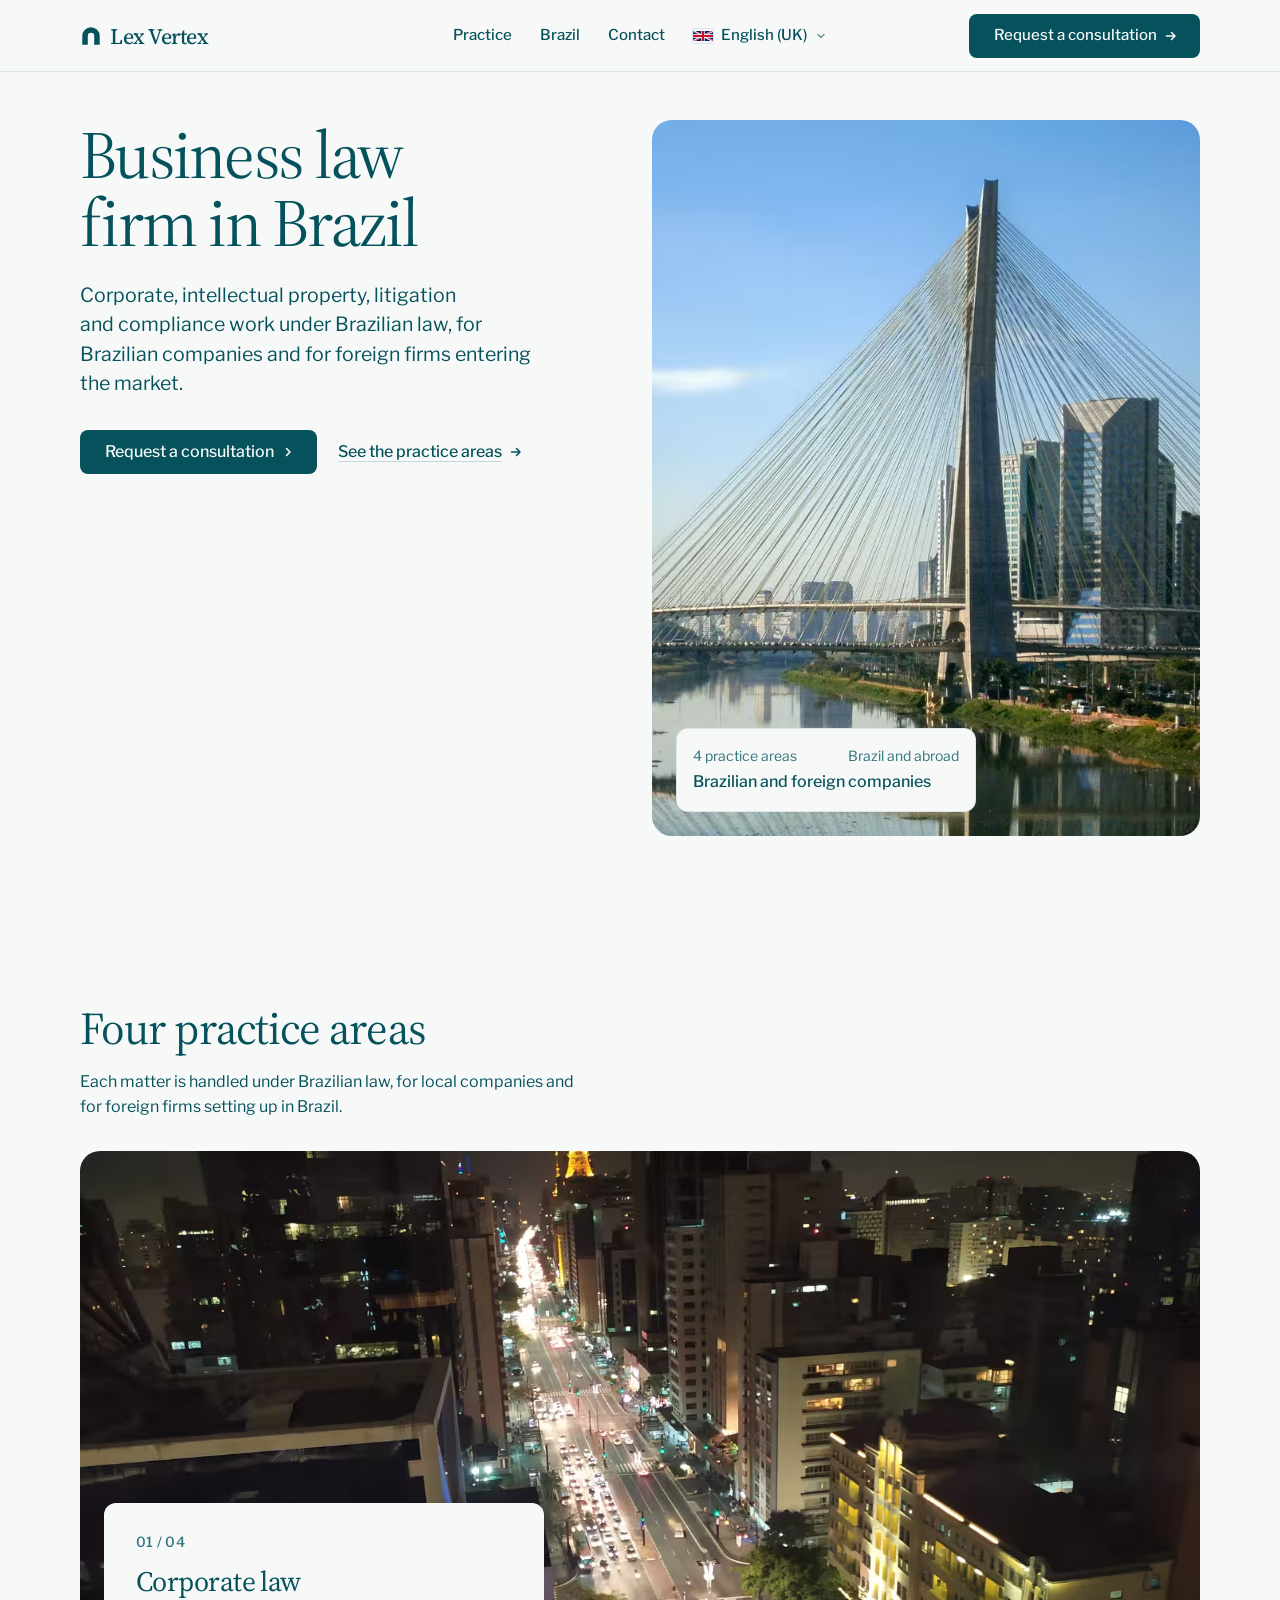
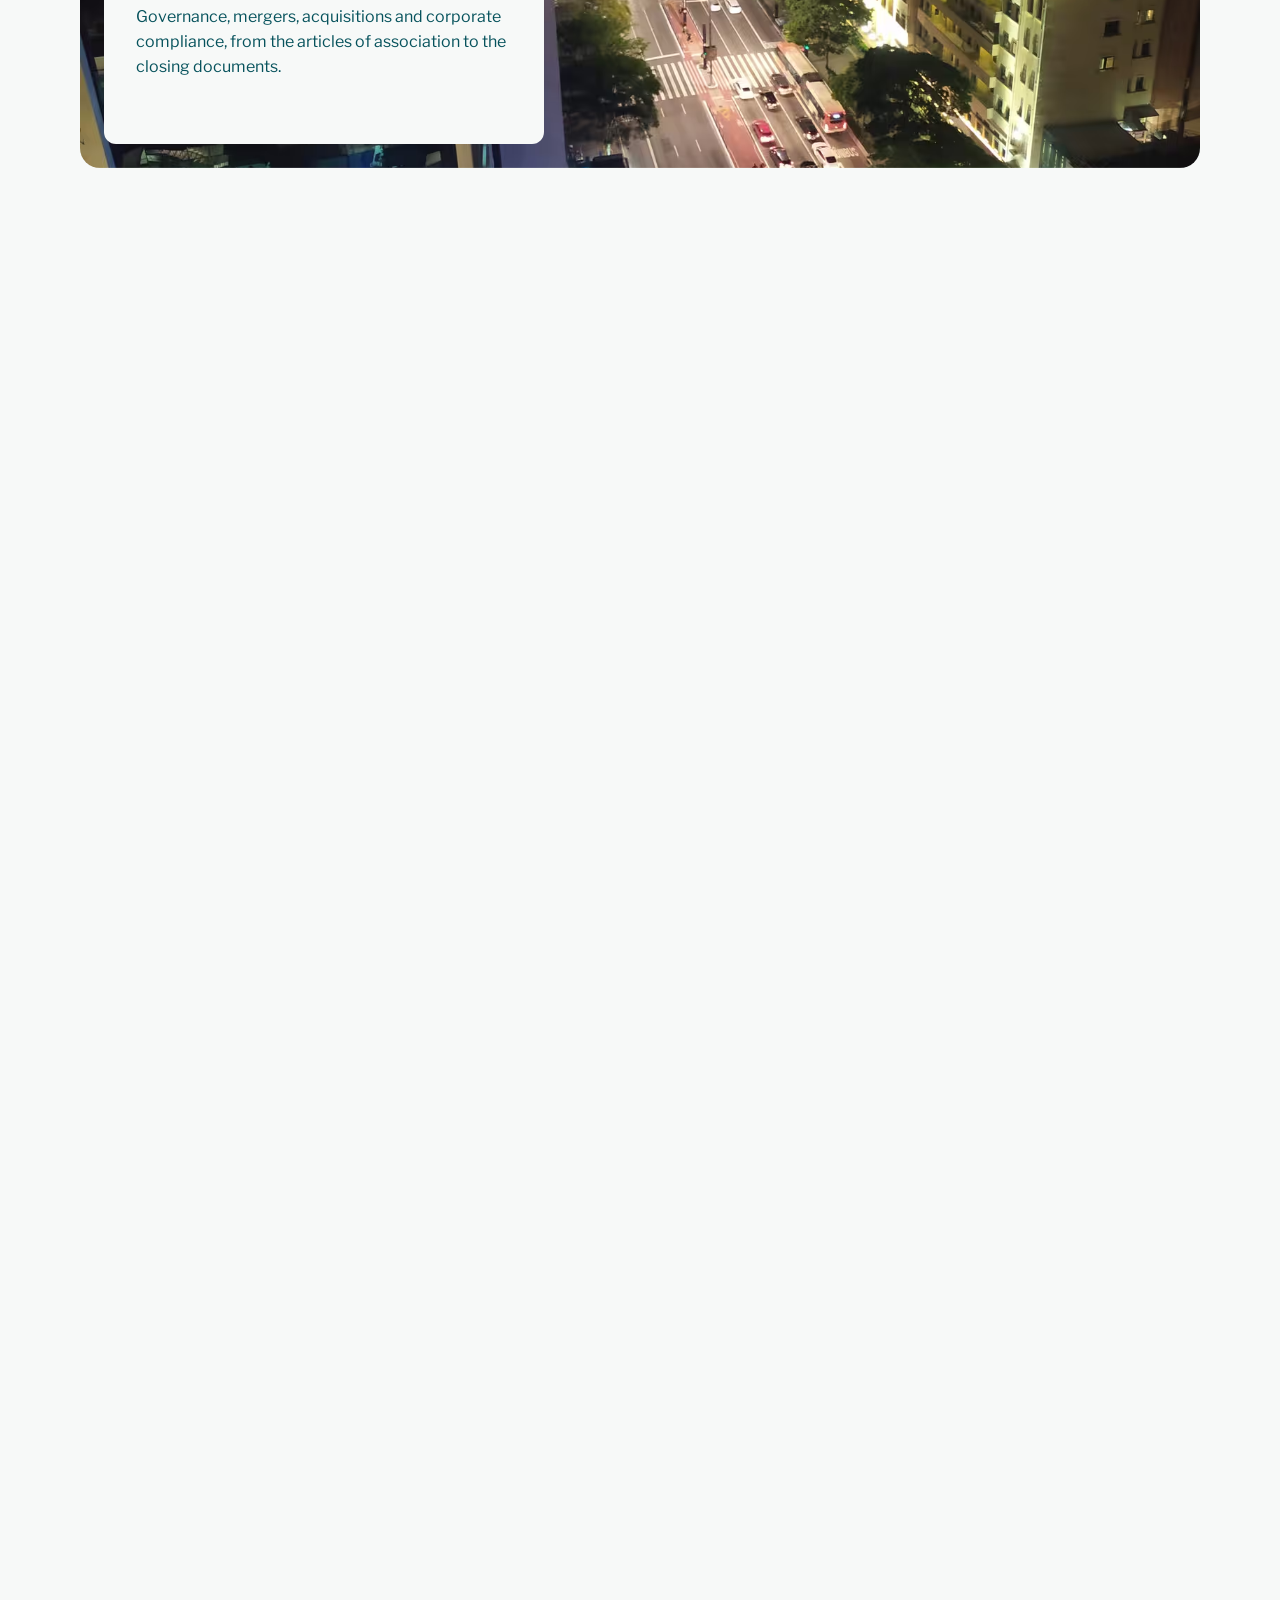
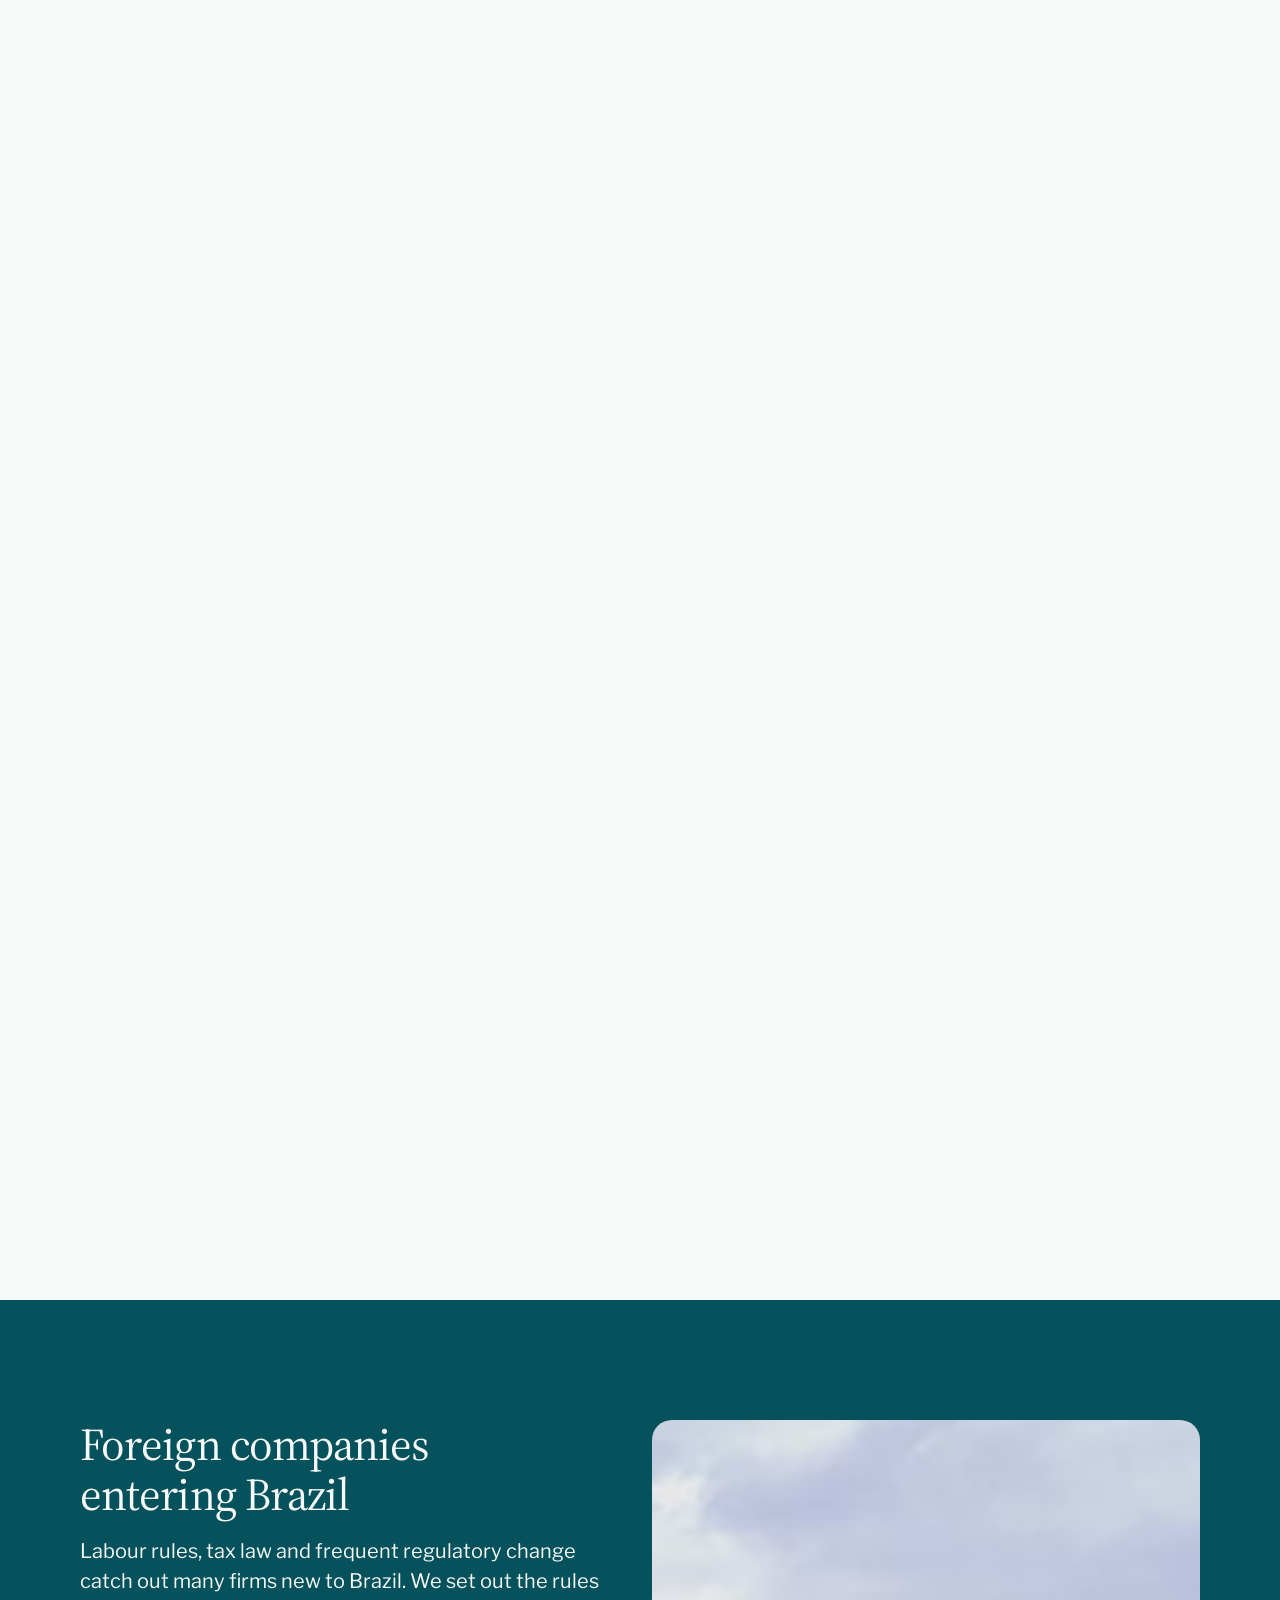
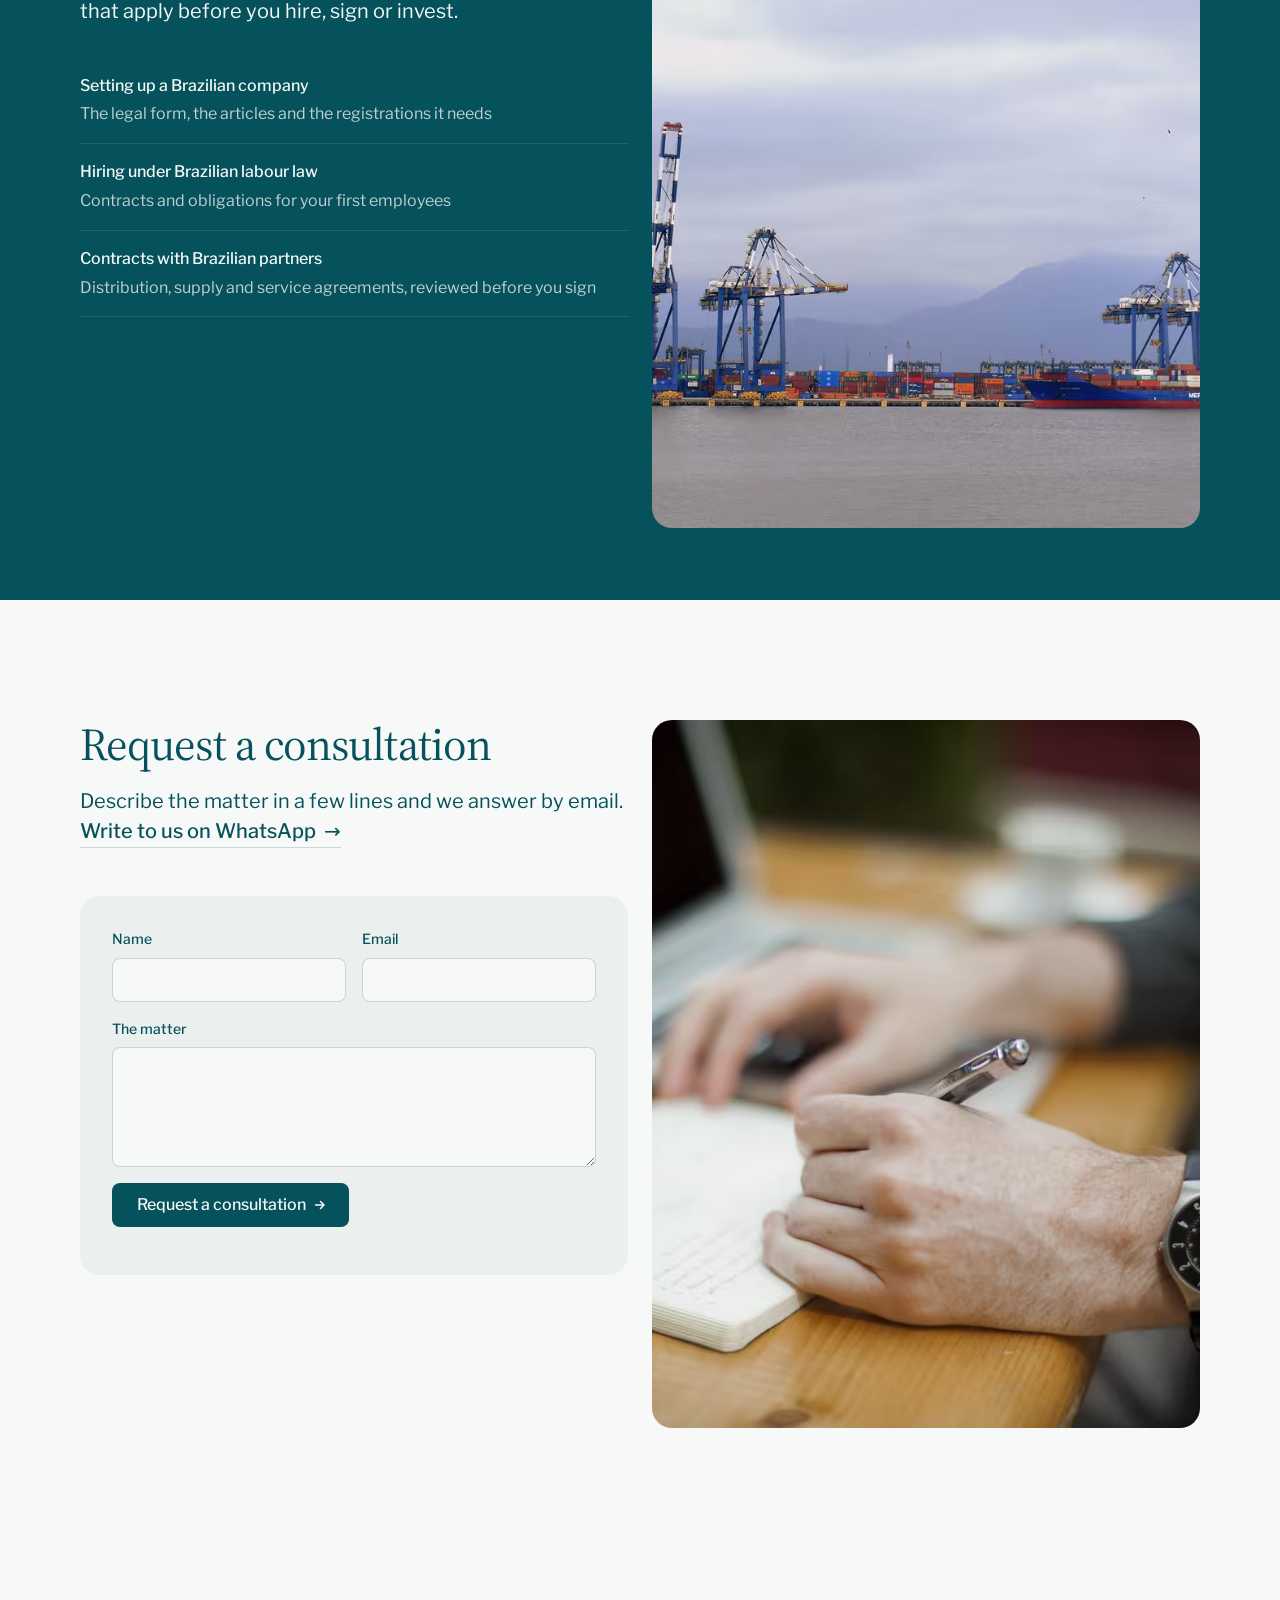
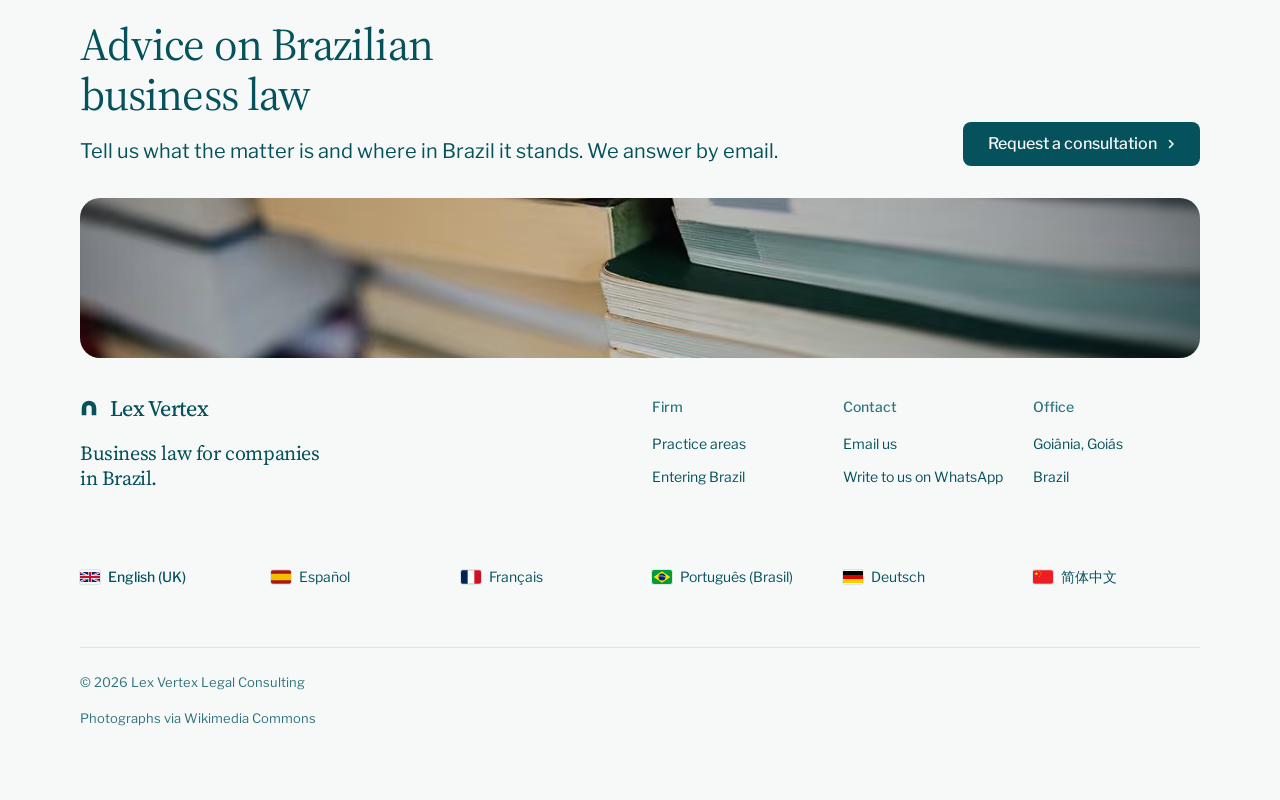
<file: index.html>
<!doctype html>
<html lang="en-GB" data-type="service" data-radius="soft" data-buttons="arrow" data-motion>
<head>
<meta charset="utf-8">
<meta name="viewport" content="width=device-width, initial-scale=1, viewport-fit=cover">
<title>Lex Vertex: business law firm in Brazil</title>
<meta name="description" content="Corporate, intellectual property, litigation and compliance advice under Brazilian law, for Brazilian companies and foreign firms entering the market.">
<meta property="og:type" content="website">
<meta property="og:title" content="Lex Vertex: business law firm in Brazil">
<meta property="og:description" content="Corporate, intellectual property, litigation and compliance advice under Brazilian law.">
<meta property="og:image" content="https://www.lexvertex.com/share.jpg">
<meta property="og:locale" content="en_GB">
<meta property="og:site_name" content="Lex Vertex">
<meta property="og:image:width" content="1440">
<meta property="og:image:height" content="900">
<meta property="og:image:alt" content="Lex Vertex: business law firm in Brazil">
<meta name="twitter:card" content="summary_large_image">
<meta name="twitter:title" content="Lex Vertex: business law firm in Brazil">
<meta name="twitter:description" content="Corporate, intellectual property, litigation and compliance advice under Brazilian law.">
<meta name="twitter:image" content="https://www.lexvertex.com/share.jpg">
<meta name="robots" content="index, follow, max-image-preview:large, max-snippet:-1">
<meta name="author" content="Lex Vertex Legal Consulting">
<link rel="icon" href="favicon.svg" type="image/svg+xml">
<meta name="theme-color" content="#f7f9f8">
<!--i18n:alternates-->
<link rel="canonical" href="https://www.lexvertex.com/">
<meta property="og:url" content="https://www.lexvertex.com/">
<meta property="og:locale:alternate" content="es_ES">
<meta property="og:locale:alternate" content="fr_FR">
<meta property="og:locale:alternate" content="pt_BR">
<meta property="og:locale:alternate" content="de_DE">
<meta property="og:locale:alternate" content="zh_CN">
<link rel="alternate" hreflang="en-GB" href="https://www.lexvertex.com/">
<link rel="alternate" hreflang="es-ES" href="https://www.lexvertex.com/es/">
<link rel="alternate" hreflang="fr-FR" href="https://www.lexvertex.com/fr/">
<link rel="alternate" hreflang="pt-BR" href="https://www.lexvertex.com/pt-br/">
<link rel="alternate" hreflang="de-DE" href="https://www.lexvertex.com/de/">
<link rel="alternate" hreflang="zh-CN" href="https://www.lexvertex.com/zh/">
<link rel="alternate" hreflang="x-default" href="https://www.lexvertex.com/">
<script type="application/ld+json">{"@context":"https://schema.org","@graph":[{"@type":"LegalService","@id":"https://www.lexvertex.com/#firm","name":"Lex Vertex Legal Consulting","alternateName":"Lex Vertex","url":"https://www.lexvertex.com/","image":"https://www.lexvertex.com/share.jpg","description":"Corporate, intellectual property, litigation and compliance advice under Brazilian law, for Brazilian companies and foreign firms entering the market.","email":"moises@lexvertex.com","address":{"@type":"PostalAddress","addressLocality":"Goiânia","addressRegion":"GO","addressCountry":"BR"},"areaServed":{"@type":"Country","name":"Brazil"},"knowsLanguage":["en-GB","es-ES","fr-FR","pt-BR","de-DE","zh-CN"],"knowsAbout":["Brazilian law","Corporate law","Intellectual property","Litigation support","Compliance and regulatory affairs"],"contactPoint":{"@type":"ContactPoint","contactType":"customer service","email":"moises@lexvertex.com","url":"https://www.lexvertex.com/#consult","availableLanguage":["en-GB","es-ES","fr-FR","pt-BR","de-DE","zh-CN"]},"hasOfferCatalog":{"@type":"OfferCatalog","name":"Practice areas","itemListElement":[{"@type":"Offer","itemOffered":{"@type":"Service","name":"Corporate law","description":"Governance, mergers, acquisitions and corporate compliance, from the articles of association to the closing documents.","areaServed":{"@type":"Country","name":"Brazil"},"provider":{"@id":"https://www.lexvertex.com/#firm"}}},{"@type":"Offer","itemOffered":{"@type":"Service","name":"Intellectual property","description":"Trademark and patent filings with INPI, enforcement against copies, and litigation when a right is infringed.","areaServed":{"@type":"Country","name":"Brazil"},"provider":{"@id":"https://www.lexvertex.com/#firm"}}},{"@type":"Offer","itemOffered":{"@type":"Service","name":"Litigation support","description":"Strategy and representation in civil, commercial and labour disputes, from the first notice to the court's decision.","areaServed":{"@type":"Country","name":"Brazil"},"provider":{"@id":"https://www.lexvertex.com/#firm"}}},{"@type":"Offer","itemOffered":{"@type":"Service","name":"Compliance and regulatory affairs","description":"Compliance programmes and risk reviews written for your sector, and kept current as Brazilian rules change.","areaServed":{"@type":"Country","name":"Brazil"},"provider":{"@id":"https://www.lexvertex.com/#firm"}}},{"@type":"Offer","itemOffered":{"@type":"Service","name":"Foreign companies entering Brazil","description":"Labour rules, tax law and frequent regulatory change catch out many firms new to Brazil. We set out the rules that apply before you hire, sign or invest.","areaServed":{"@type":"Country","name":"Brazil"},"provider":{"@id":"https://www.lexvertex.com/#firm"}}}]}},{"@type":"WebSite","@id":"https://www.lexvertex.com/#website","url":"https://www.lexvertex.com/","name":"Lex Vertex","inLanguage":["en-GB","es-ES","fr-FR","pt-BR","de-DE","zh-CN"],"publisher":{"@id":"https://www.lexvertex.com/#firm"}},{"@type":"WebPage","@id":"https://www.lexvertex.com/#webpage","url":"https://www.lexvertex.com/","inLanguage":"en-GB","name":"Lex Vertex: business law firm in Brazil","description":"Corporate, intellectual property, litigation and compliance advice under Brazilian law, for Brazilian companies and foreign firms entering the market.","isPartOf":{"@id":"https://www.lexvertex.com/#website"},"about":{"@id":"https://www.lexvertex.com/#firm"},"primaryImageOfPage":{"@type":"ImageObject","url":"https://www.lexvertex.com/share.jpg","width":1440,"height":900}}]}</script>
<!--/i18n:alternates-->
<meta name="site-kind" content="other">
<meta name="page-type" content="service">
<!-- the hero photograph is the LCP: fetch it first -->
<link rel="preload" as="image" type="image/avif" href="assets/img/photo-f34410442-1280.avif" imagesrcset="assets/img/photo-f34410442-640.avif 640w, assets/img/photo-f34410442-960.avif 960w, assets/img/photo-f34410442-1280.avif 1280w, assets/img/photo-f34410442-1600.avif 1600w, assets/img/photo-f34410442-2000.avif 2000w" imagesizes="(max-width: 639px) 200vw, (max-width: 1023px) 100vw, 1020px" fetchpriority="high">
<link rel="preconnect" href="https://fonts.googleapis.com">
<link rel="preconnect" href="https://fonts.gstatic.com" crossorigin>
<link href="https://fonts.googleapis.com/css2?family=Source+Serif+4:opsz,wght@8..60,400..700&family=Libre+Franklin:wght@400..600&display=swap" rel="stylesheet">
<link rel="stylesheet" href="assets/system.css">
<link rel="stylesheet" href="assets/ui/cards.css">
<link rel="stylesheet" href="assets/motion/motion.css">
<link rel="stylesheet" href="assets/layout/layout.css">
<style>
:root {
  --p-bg: #f7f9f8; --p-surface: #ebf0ee; --p-ink: #06525c; --p-muted: #2f737d;
  --p-accent: #06525c; --p-accent-ink: #f7f9f8; --p-action: #06525c; --p-action-ink: #f7f9f8;
  --p-inv-bg: #06525c; --p-inv-surface: #205d66; --p-inv-ink: #f7f9f8; --p-inv-muted: #c1d0d2;
  --p-inv-accent: #f7f9f8; --p-inv-accent-ink: #06525c; --p-inv-action: #f7f9f8; --p-inv-action-ink: #06525c;
  --font-display: "Source Serif 4", Georgia, serif;
  --font-text: "Libre Franklin", system-ui, sans-serif;
  --display-weight: 400;
  --display-tracking: -0.02em;
  --display-tracking-xl: -0.026em;
}
</style>
<!-- page CSS: only inside visuals -->
<style>
  .rows .rows__name small { display: block; font-weight: 400; color: var(--muted); font-size: var(--t-body); margin-top: var(--s-1); }
  /* picture-develops: the section's one photograph on the split's right column */
  .develop { margin: 0; border-radius: var(--r-lg); overflow: hidden; height: min(708px, calc(100svh - 192px)); }
  .develop > img { display: block; width: 100%; height: 100%; object-fit: cover; }
  @media (max-width: 1023px) { .develop { height: auto; aspect-ratio: 4 / 3; margin-top: var(--s-7); } }
  /* phone: the words on screen one, the photograph filling screen two */
  @media (max-width: 639px) { #brazil .develop, #consult .consult__photo { aspect-ratio: auto; height: 100%; margin-top: 0; align-self: stretch; } }
  /* the consultation form's panel */
  .form-panel { background: var(--g-alt, var(--surface)); border-radius: var(--r-lg); padding: var(--s-6); }
  @media (max-width: 639px) { .form-panel { padding: var(--s-4); } }
  .consult__photo { margin: 0; border-radius: var(--r-lg); overflow: hidden; align-self: stretch; }
  @media (min-width: 1024px) { .consult__photo { min-height: min(708px, calc(100svh - 192px)); } }
  .consult__photo > img { display: block; width: 100%; height: 100%; object-fit: cover; object-position: 58% 55%; }
  @media (max-width: 1023px) { .consult__photo { aspect-ratio: 16 / 9; margin-top: var(--s-7); } }
  /* the tablet stacks the form split: two screens there; the market-entry photograph goes wide so that section keeps one */
  @media (min-width: 640px) and (max-width: 1023px) { #brazil .develop { aspect-ratio: 21 / 9; } #consult .consult__photo { aspect-ratio: 3 / 1; } }
  @media (min-width: 1024px) and (max-width: 1279px) { .form-panel { padding: var(--s-5); } }
  /* Chinese: the Latin faces carry no Chinese glyphs, so the system's own CJK faces take over (no extra download) */
  html:lang(zh) { --font-display: "Source Serif 4", "Songti SC", "Noto Serif SC", "SimSun", serif; --font-text: "Libre Franklin", "PingFang SC", "Hiragino Sans GB", "Microsoft YaHei", "Noto Sans SC", sans-serif; --display-tracking: 0; --display-tracking-xl: 0; }
  /* the language list in the nav panel and the footer */
  /* the footer's language row sits on the page's own columns: six across, three on a tablet, two on a phone */
  .lang-grid { display: grid; grid-template-columns: repeat(6, minmax(0, 1fr)); column-gap: 24px; margin-top: var(--s-4); font-size: var(--t-small); }
  .lang-grid a { min-height: 44px; }
  @media (max-width: 1023px) { .lang-grid { grid-template-columns: repeat(3, minmax(0, 1fr)); } }
  @media (max-width: 639px) { .lang-grid { grid-template-columns: repeat(2, minmax(0, 1fr)); column-gap: 12px; } }
  .lang-grid a[aria-current="true"], .lang-menu .lang-link[aria-current="true"] { font-weight: 500; }
  .lang-link, .menu-col a.lang-link, .nav__link.lang-current { display: inline-flex; align-items: center; gap: var(--s-2); }
  /* the language menu: a small dropdown right under its selector, as wide as the longest name */
  @media (min-width: 1024px) {
    .nav__item--lang { position: relative; }
    .nav__item--lang > .lang-menu { left: 0; right: auto; width: max-content; min-width: 100%; padding: var(--s-2) 0; border: 1px solid var(--line); border-top: 0; border-radius: 0 0 var(--r-md) var(--r-md); display: grid; }
    .lang-menu .lang-link { padding: var(--s-2) var(--s-4); min-height: 44px; }
    .lang-menu .lang-link:hover { color: var(--action); background: var(--surface); }
  }
  /* phone: the header keeps the logo and the menu button; the main action sits in the menu sheet and the hero */
  @media (max-width: 639px) { .nav:not(.is-open) .nav__actions { display: none; } .nav:not(.is-open) .nav__actions + .nav__toggle { margin-left: auto; } }
  @media (max-width: 1023px) { .nav.is-open .lang-menu .lang-link { display: flex; min-height: 44px; } }
  .flag { width: 20px; height: 14px; border-radius: 2px; box-shadow: 0 0 0 1px var(--line); flex: none; }
</style>
<script>document.documentElement.classList.add('m-enter');setTimeout(()=>document.documentElement.classList.add('m-enter-done'),700)</script>
<script>document.documentElement.classList.add('mo-js');setTimeout(()=>document.documentElement.classList.add('mo-safe'),2500)</script>
<link rel="modulepreload" href="assets/moments/moments.js">
<link rel="modulepreload" href="assets/moments/lib.js">
<link rel="modulepreload" href="assets/moments/photo-chapters/moment.js">
<link rel="modulepreload" href="assets/moments/picture-develops/moment.js">
</head>
<body>
<!-- type: service (business law firm, Brazil)
     deal: hero split, nav nav-centre, close close-photo, footer footer-columns, rhythm dark-band, buttons arrow, mark arc,
           palette teal-on-paper, type source-serif (second pairing: the client's logo is a classical serif over a plain sans)
     moments: photo-chapters in #practice (four practice areas, one photograph each, shown in the space of one screen);
              picture-develops in #brazil (the port photograph comes up once as the market-entry section arrives) -->

<header class="nav nav--centre">
  <div class="wrap nav__bar">
    <a class="skip-link" href="#top">Skip to content</a>
    <a class="nav__logo" href="#top"><span class="mark" data-mark="arc" aria-hidden="true"></span>Lex Vertex</a>
    <nav class="nav__links" aria-label="Main">
      <div class="nav__item"><a class="nav__link" href="#practice">Practice</a></div>
      <div class="nav__item"><a class="nav__link" href="#brazil">Brazil</a></div>
      <div class="nav__item"><a class="nav__link" href="#contact">Contact</a></div>
      <!--i18n:switch--><div class="nav__item nav__item--lang"><a class="nav__link lang-current" href="#languages" aria-label="Language: English (UK)"><img class="flag" src="flags/gb.svg" width="20" height="14" alt=""><span>English (UK)</span> <svg class="chev" viewBox="0 0 12 12" aria-hidden="true"><path d="M3 4.5l3 3 3-3" fill="none" stroke="currentColor" stroke-width="1.5" stroke-linecap="round" stroke-linejoin="round"/></svg></a>
        <div class="nav__menu lang-menu">
          <a class="lang-link" href="./" hreflang="en-GB" lang="en-GB" aria-current="true"><img class="flag" src="flags/gb.svg" width="20" height="14" alt="" loading="lazy" decoding="async"><span>English (UK)</span></a>
          <a class="lang-link" href="es/" hreflang="es-ES" lang="es-ES"><img class="flag" src="flags/es.svg" width="20" height="14" alt="" loading="lazy" decoding="async"><span>Español</span></a>
          <a class="lang-link" href="fr/" hreflang="fr-FR" lang="fr-FR"><img class="flag" src="flags/fr.svg" width="20" height="14" alt="" loading="lazy" decoding="async"><span>Français</span></a>
          <a class="lang-link" href="pt-br/" hreflang="pt-BR" lang="pt-BR"><img class="flag" src="flags/br.svg" width="20" height="14" alt="" loading="lazy" decoding="async"><span>Português (Brasil)</span></a>
          <a class="lang-link" href="de/" hreflang="de-DE" lang="de-DE"><img class="flag" src="flags/de.svg" width="20" height="14" alt="" loading="lazy" decoding="async"><span>Deutsch</span></a>
          <a class="lang-link" href="zh/" hreflang="zh-CN" lang="zh-CN"><img class="flag" src="flags/cn.svg" width="20" height="14" alt="" loading="lazy" decoding="async"><span>简体中文</span></a>
        </div>
      </div><!--/i18n:switch-->
    </nav>
    <div class="nav__actions">
      <a class="btn btn--primary" href="#consult">Request a consultation</a>
    </div>
    <button class="nav__toggle" type="button" aria-expanded="false" aria-label="Menu">
      <svg width="18" height="18" viewBox="0 0 18 18" aria-hidden="true"><path d="M2 5h14M2 13h14" stroke="currentColor" stroke-width="1.6" stroke-linecap="round"/></svg>
    </button>
  </div>
</header>

<main id="top">
  <section class="hero hero--split" data-enter aria-labelledby="hero-h">
    <div class="wrap"><div class="hero-text grid hero__grid">
      <div class="hero__text span-5">
        <h1 id="hero-h">Business law firm in Brazil</h1>
        <p class="hero__lead">Corporate, intellectual property, litigation and compliance work under Brazilian law, for Brazilian companies and for foreign firms entering the market.</p>
        <div class="btn-row">
          <a class="btn btn--primary" href="#consult">Request a consultation<svg class="m-arrow" viewBox="0 0 12 12" aria-hidden="true"><path class="m-arrow__stem" d="M1 6h8"/><path class="m-arrow__head" d="M4.5 2.5 8 6l-3.5 3.5"/></svg></a>
          <a class="btn btn--secondary" href="#practice">See the practice areas</a>
        </div>
      </div>
      <div class="hero__media span-6 start-7">
        <!-- stand-in: the Ponte Estaiada (Octávio Frias de Oliveira bridge), São Paulo (Wikimedia Commons, CC0). Client's file to come: the office or the team at work -->
        <img src="assets/img/photo-f34410442-1280.avif" srcset="assets/img/photo-f34410442-640.avif 640w, assets/img/photo-f34410442-960.avif 960w, assets/img/photo-f34410442-1280.avif 1280w, assets/img/photo-f34410442-1600.avif 1600w, assets/img/photo-f34410442-2000.avif 2000w" sizes="(max-width: 639px) 200vw, (max-width: 1023px) 100vw, 1020px" width="2000" height="1403" alt="The Ponte Estaiada in São Paulo, its cables fanning from one tall pylon over the Pinheiros river, office towers behind" style="--ly-pos: 56% 50%" fetchpriority="high" decoding="async" data-source="stand-in" data-subject="Ponte Estaiada, São Paulo">
        <div class="ly-float">
          <div class="ly-float__row"><span>4 practice areas</span><span>Brazil and abroad</span></div>
          <div class="ly-float__title">Brazilian and foreign companies</div>
        </div>
      </div>
    </div></div>
  </section>

  <section class="section" id="practice" data-moment="photo-chapters" aria-labelledby="practice-h">
    <div class="wrap mo-ph">
      <div class="mo-ph__head"><h2 id="practice-h">Four practice areas</h2><p>Each matter is handled under Brazilian law, for local companies and for foreign firms setting up in Brazil.</p></div>
      <ol class="mo-ph__list">
        <li class="mo-ph__ch">
          <figure class="mo-ph__pic"><img src="assets/img/photo-f113099817-1600.avif" srcset="assets/img/photo-f113099817-640.avif 640w, assets/img/photo-f113099817-1024.avif 1024w, assets/img/photo-f113099817-1600.avif 1600w, assets/img/photo-f113099817-2000.avif 2000w" sizes="(max-width: 639px) 210vw, (max-width: 1023px) 160vw, 1280px" width="2000" height="1500" alt="Avenida Paulista in São Paulo at night, its office towers lit along the avenue" loading="lazy" decoding="async" data-source="stand-in" data-subject="Avenida Paulista, São Paulo"></figure>
          <h3>Corporate law</h3>
          <p>Governance, mergers, acquisitions and corporate compliance, from the articles of association to the closing documents.</p>
        </li>
        <li class="mo-ph__ch">
          <figure class="mo-ph__pic"><img src="assets/img/photo-d183-1600.avif" srcset="assets/img/photo-d183-640.avif 640w, assets/img/photo-d183-1024.avif 1024w, assets/img/photo-d183-1600.avif 1600w, assets/img/photo-d183-2000.avif 2000w" sizes="(max-width: 639px) 210vw, (max-width: 1023px) 160vw, 1280px" width="2000" height="1334" alt="An open notebook with a pencil across its blank pages" loading="lazy" decoding="async" data-source="library-d183" data-subject="notebook and pencil"></figure>
          <h3>Intellectual property</h3>
          <p>Trademark and patent filings with INPI, enforcement against copies, and litigation when a right is infringed.</p>
        </li>
        <li class="mo-ph__ch">
          <figure class="mo-ph__pic"><img src="assets/img/photo-f123446798-1600.avif" srcset="assets/img/photo-f123446798-640.avif 640w, assets/img/photo-f123446798-1024.avif 1024w, assets/img/photo-f123446798-1600.avif 1600w, assets/img/photo-f123446798-2000.avif 2000w" sizes="(max-width: 639px) 210vw, (max-width: 1023px) 160vw, 1280px" width="1600" height="1066" alt="The statue of Justice in front of the Supreme Federal Court in Brasília, lit at night" loading="lazy" decoding="async" data-source="stand-in" data-subject="Supreme Federal Court, Brasília"></figure>
          <h3>Litigation support</h3>
          <p>Strategy and representation in civil, commercial and labour disputes, from the first notice to the court's decision.</p>
        </li>
        <li class="mo-ph__ch">
          <figure class="mo-ph__pic"><img src="assets/img/photo-f83499681-1600.avif" srcset="assets/img/photo-f83499681-640.avif 640w, assets/img/photo-f83499681-1024.avif 1024w, assets/img/photo-f83499681-1600.avif 1600w, assets/img/photo-f83499681-2000.avif 2000w" sizes="(max-width: 639px) 210vw, (max-width: 1023px) 160vw, 1280px" width="2000" height="1334" alt="The National Congress in Brasília, its two towers between the domes of the Senate and the Chamber" loading="lazy" decoding="async" data-source="stand-in" data-subject="National Congress, Brasília"></figure>
          <h3>Compliance and regulatory affairs</h3>
          <p>Compliance programmes and risk reviews written for your sector, and kept current as Brazilian rules change.</p>
        </li>
      </ol>
    </div>
  </section>

  <section class="section ground-inverse g2m" id="brazil" aria-labelledby="brazil-h">
    <div class="wrap grid grid--top">
      <div class="span-6">
        <div class="section-head">
          <h2 id="brazil-h">Foreign companies entering Brazil</h2>
          <p>Labour rules, tax law and frequent regulatory change catch out many firms new to Brazil. We set out the rules that apply before you hire, sign or invest.</p>
        </div>
        <ul class="rows">
          <li><span class="rows__name">Setting up a Brazilian company<small>The legal form, the articles and the registrations it needs</small></span></li>
          <li><span class="rows__name">Hiring under Brazilian labour law<small>Contracts and obligations for your first employees</small></span></li>
          <li><span class="rows__name">Contracts with Brazilian partners<small>Distribution, supply and service agreements, reviewed before you sign</small></span></li>
        </ul>
      </div>
      <!-- stand-in: the container port of Santos (Wikimedia Commons) -->
      <figure class="develop span-6 start-7" data-moment="picture-develops"><img src="assets/img/photo-f94361145-1024.avif" srcset="assets/img/photo-f94361145-640.avif 640w, assets/img/photo-f94361145-1024.avif 1024w, assets/img/photo-f94361145-1600.avif 1600w" sizes="(max-width: 639px) 300vw, (max-width: 1023px) 100vw, 1300px" width="1600" height="872" alt="Container cranes and a cargo ship at the port of Santos, with hills behind" loading="lazy" decoding="async" data-source="stand-in" data-subject="port of Santos"></figure>
    </div>
  </section>

  <section class="section g2m" id="consult" aria-labelledby="consult-h">
    <div class="wrap grid grid--top">
      <div class="span-6">
        <div class="section-head">
          <h2 id="consult-h">Request a consultation</h2>
          <p>Describe the matter in a few lines and we answer by email. <a class="link" href="https://wa.me/5562992818615">Write to us on WhatsApp</a></p>
        </div>
        <div class="form-panel">
        <form class="form" action="mailto:moises@lexvertex.com" method="post" enctype="text/plain" data-endpoint="" data-fix="Fields to fix: {n}." data-sending="Sending" data-failed="Not sent: the connection failed. Your words are still here; try again." novalidate>
          <div class="field"><label for="f-name">Name</label>
            <input id="f-name" name="name" type="text" autocomplete="name" required aria-describedby="f-name-err">
            <p class="field__error" id="f-name-err" hidden>Write your full name.</p></div>
          <div class="field"><label for="f-email">Email</label>
            <input id="f-email" name="email" type="email" autocomplete="email" inputmode="email" required aria-describedby="f-email-err">
            <p class="field__error" id="f-email-err" hidden>Write an email address with an @, like name@company.com.</p></div>
          <div class="field field--full"><label for="f-matter">The matter</label>
            <textarea id="f-matter" name="matter" rows="3" required aria-describedby="f-matter-err"></textarea>
            <p class="field__error" id="f-matter-err" hidden>Write a few lines about the matter: what happened and what you need.</p></div>
          <div class="btn-row"><button class="btn btn--primary" type="submit">Request a consultation</button></div>
          <p class="form__status" role="status" data-form-status></p>
        </form>
        </div>
      </div>
      <figure class="consult__photo span-6 start-7"><img src="assets/img/photo-f41430144-1024.avif" srcset="assets/img/photo-f41430144-640.avif 640w, assets/img/photo-f41430144-1024.avif 1024w, assets/img/photo-f41430144-1600.avif 1600w" sizes="(max-width: 639px) 250vw, (max-width: 1023px) 100vw, 1070px" width="1600" height="1067" alt="A hand taking notes with a pen in a notebook at a desk, a laptop open behind it" loading="lazy" decoding="async" data-source="stand-in" data-subject="notes at a desk"></figure>
    </div>
  </section>
</main>

<footer class="footer closing" id="contact" aria-labelledby="close-h">
  <div class="wrap">
    <div class="closing__cta close--photo">
      <div class="section-head--split">
        <div><h2 id="close-h">Advice on Brazilian business law</h2><p class="t-lead">Tell us what the matter is and where in Brazil it stands. We answer by email.</p></div>
        <a class="btn btn--primary" href="#consult">Request a consultation<svg class="m-arrow" viewBox="0 0 12 12" aria-hidden="true"><path class="m-arrow__stem" d="M1 6h8"/><path class="m-arrow__head" d="M4.5 2.5 8 6l-3.5 3.5"/></svg></a>
      </div>
      <div class="close__media"><img src="assets/img/photo-c877-1280.avif" srcset="assets/img/photo-c877-640.avif 640w, assets/img/photo-c877-1024.avif 1024w, assets/img/photo-c877-1280.avif 1280w" sizes="(max-width: 639px) 170vw, (max-width: 1023px) 100vw, 1280px" width="1280" height="854" alt="Stacks of books seen close up, their page edges and covers" loading="lazy" decoding="async" data-source="library-c877" data-subject="stacked books"></div>
    </div>
    <div class="closing__links">
      <div class="grid">
        <div class="span-4 stack-4">
          <a class="nav__logo" href="#top"><span class="mark" data-mark="arc" aria-hidden="true"></span>Lex Vertex</a>
          <p class="footer__lede">Business law for companies in Brazil.</p>
        </div>
        <div class="span-2 start-7 footer__col"><h3>Firm</h3><ul><li><a href="#practice">Practice areas</a></li><li><a href="#brazil">Entering Brazil</a></li></ul></div>
        <div class="span-2 footer__col"><h3>Contact</h3><ul><li><a href="mailto:moises@lexvertex.com">Email us</a></li><li><a href="https://wa.me/5562992818615">Write to us on WhatsApp</a></li></ul></div>
        <div class="span-2 footer__col"><h3>Office</h3><ul><li>Goiânia, Goiás</li><li>Brazil</li></ul></div>
      </div>
      <!--i18n:footer--><nav id="languages" class="lang-grid" aria-label="Language"><a class="lang-link" href="./" hreflang="en-GB" lang="en-GB" aria-current="true"><img class="flag" src="flags/gb.svg" width="20" height="14" alt="" loading="lazy" decoding="async"><span>English (UK)</span></a><a class="lang-link" href="es/" hreflang="es-ES" lang="es-ES"><img class="flag" src="flags/es.svg" width="20" height="14" alt="" loading="lazy" decoding="async"><span>Español</span></a><a class="lang-link" href="fr/" hreflang="fr-FR" lang="fr-FR"><img class="flag" src="flags/fr.svg" width="20" height="14" alt="" loading="lazy" decoding="async"><span>Français</span></a><a class="lang-link" href="pt-br/" hreflang="pt-BR" lang="pt-BR"><img class="flag" src="flags/br.svg" width="20" height="14" alt="" loading="lazy" decoding="async"><span>Português (Brasil)</span></a><a class="lang-link" href="de/" hreflang="de-DE" lang="de-DE"><img class="flag" src="flags/de.svg" width="20" height="14" alt="" loading="lazy" decoding="async"><span>Deutsch</span></a><a class="lang-link" href="zh/" hreflang="zh-CN" lang="zh-CN"><img class="flag" src="flags/cn.svg" width="20" height="14" alt="" loading="lazy" decoding="async"><span>简体中文</span></a></nav><!--/i18n:footer-->
      <div class="footer__legal">
        <span>&copy; 2026 Lex Vertex Legal Consulting</span>
        <div class="socials"></div>
        <a class="credits" href="credits.html">Photographs via Wikimedia Commons</a>
      </div>
    </div>
  </div>
</footer>


<script type="module" src="assets/system.js"></script>
<script type="module" src="assets/motion/motion.js"></script>
<script type="module" src="assets/layout/layout.js"></script>
</body>
</html>
</file>
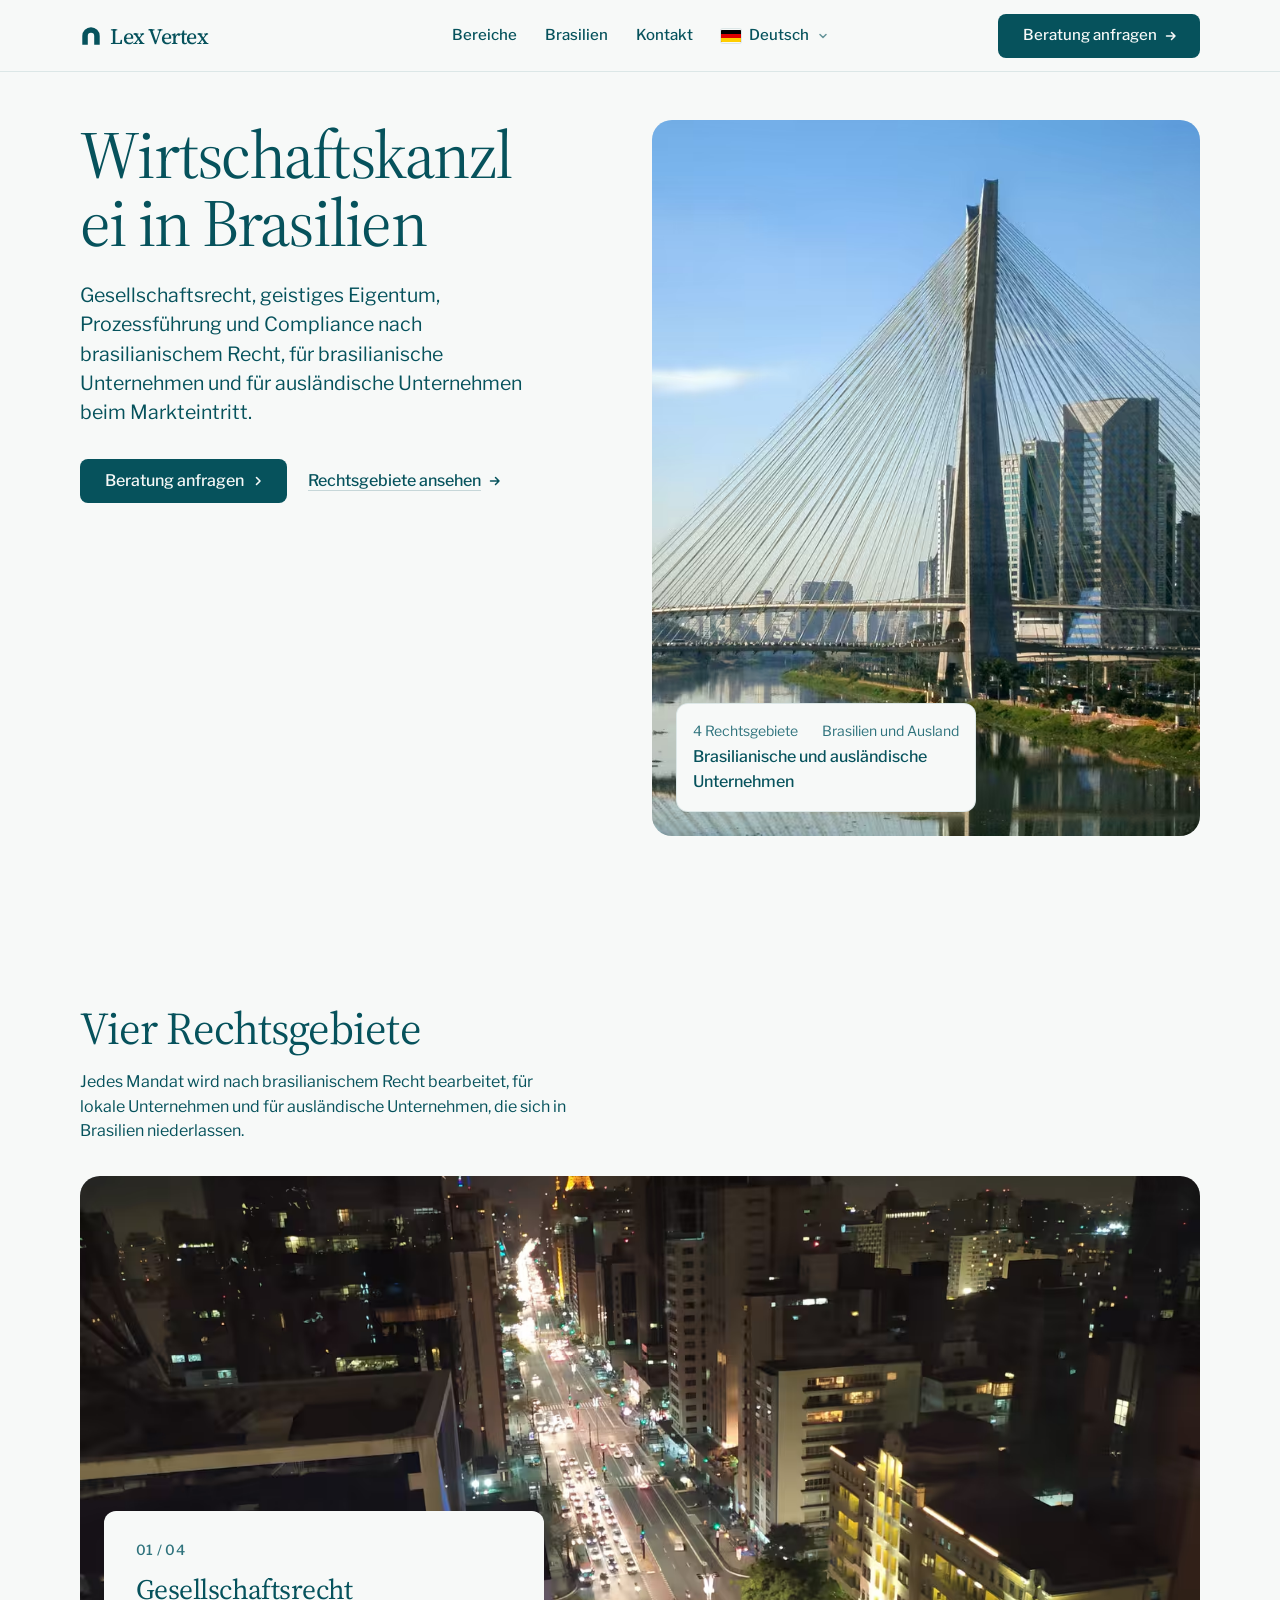
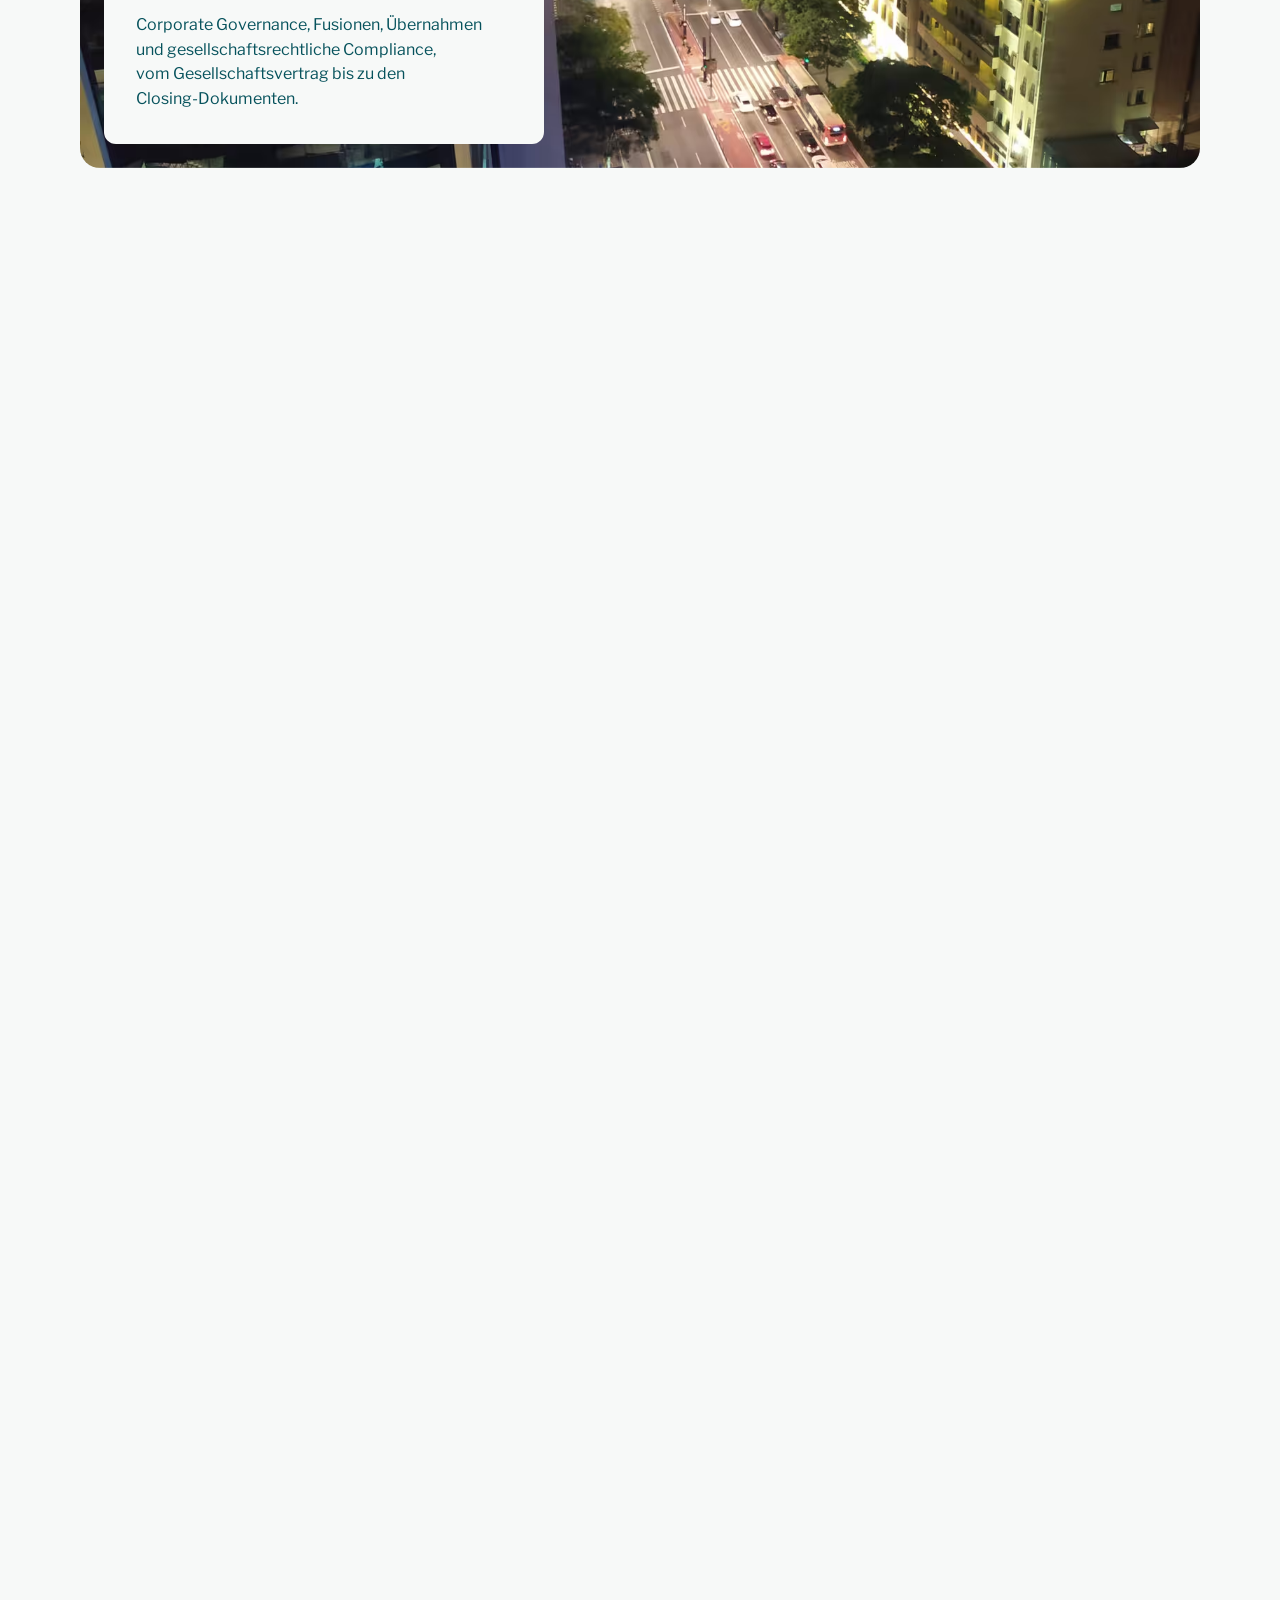
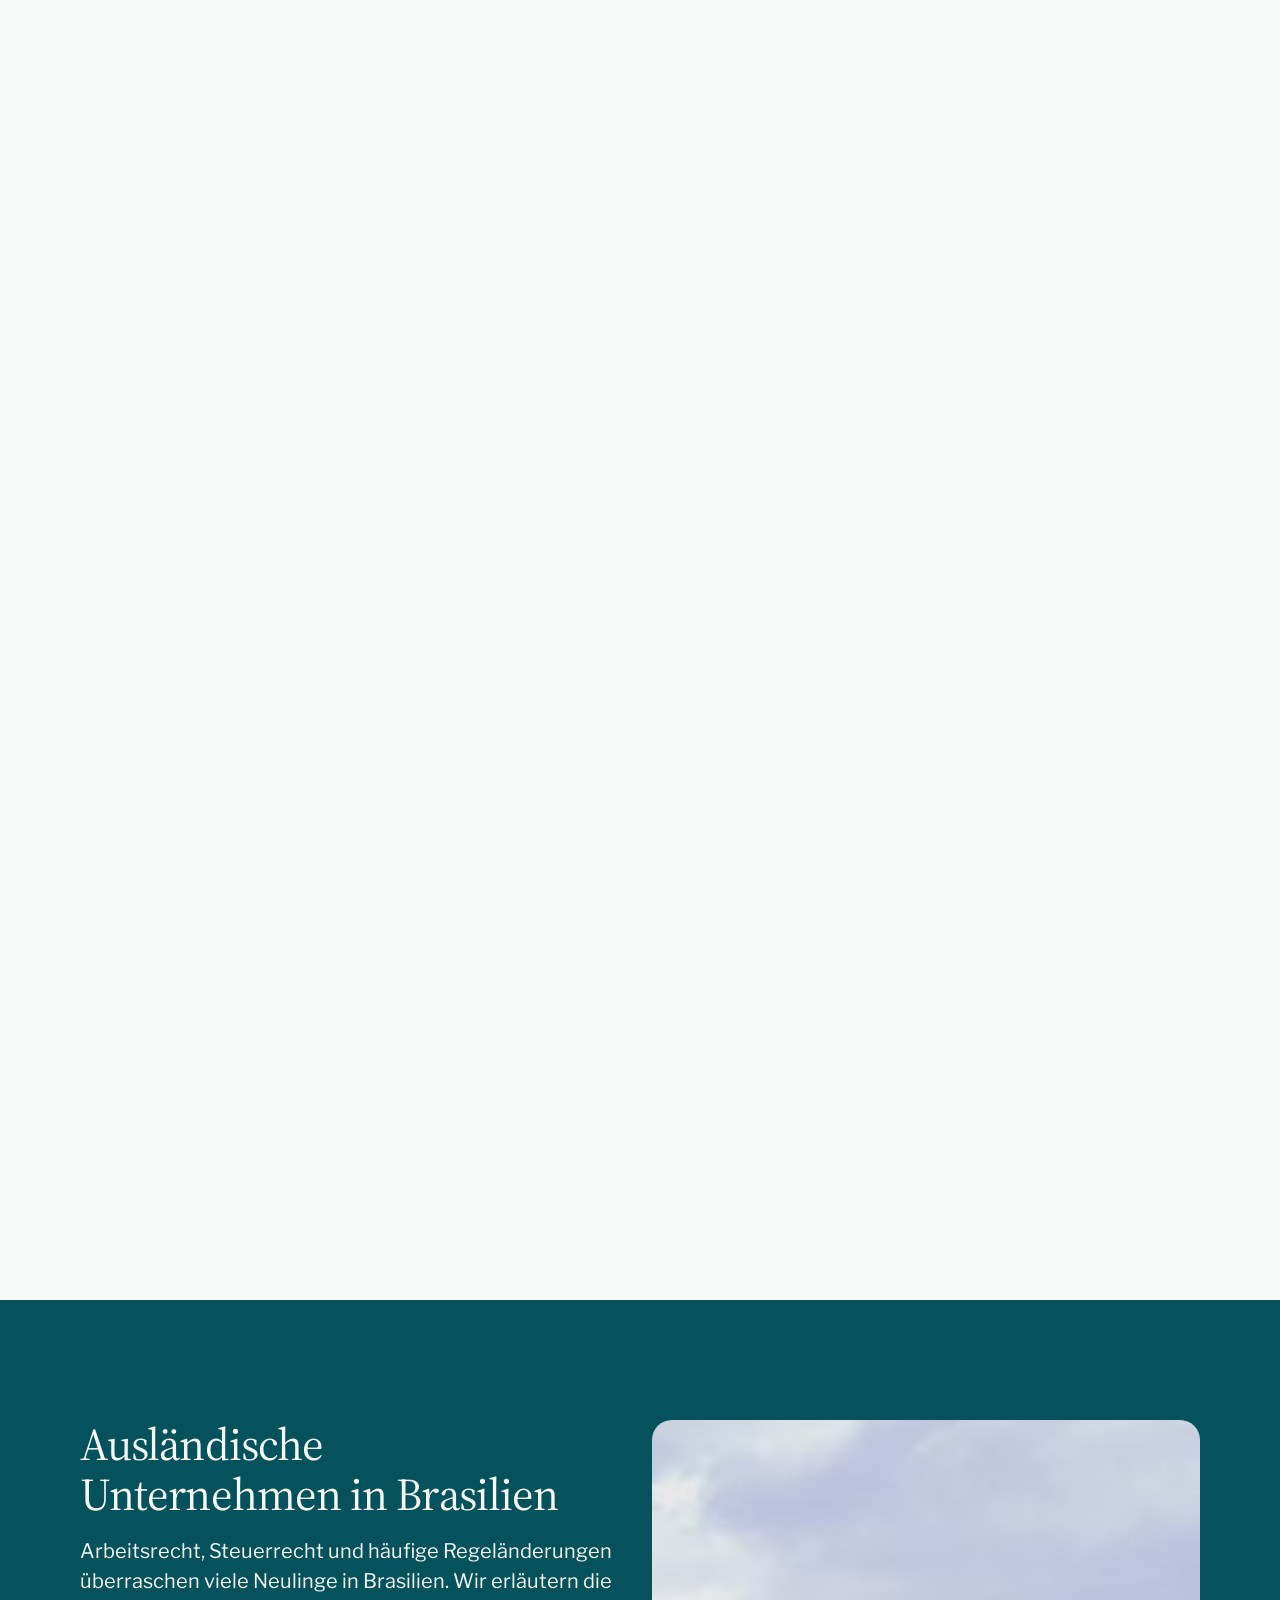
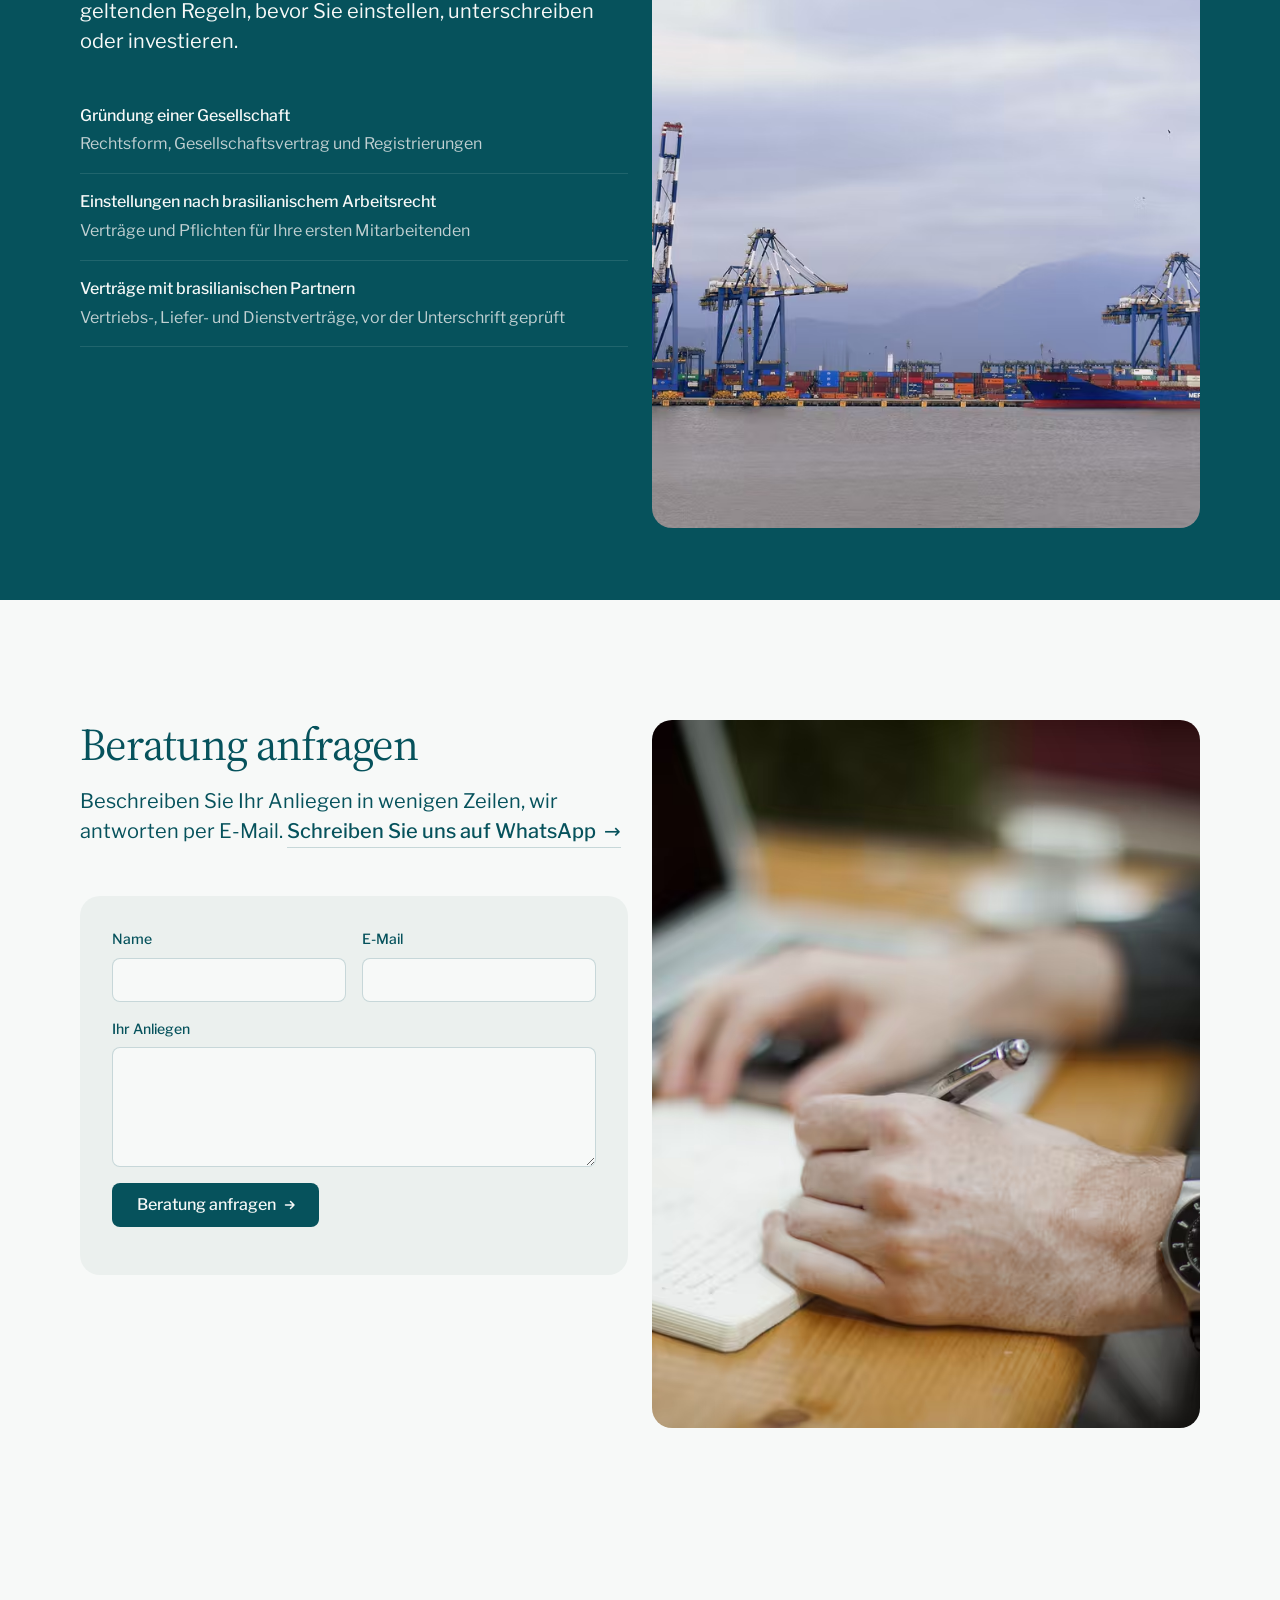
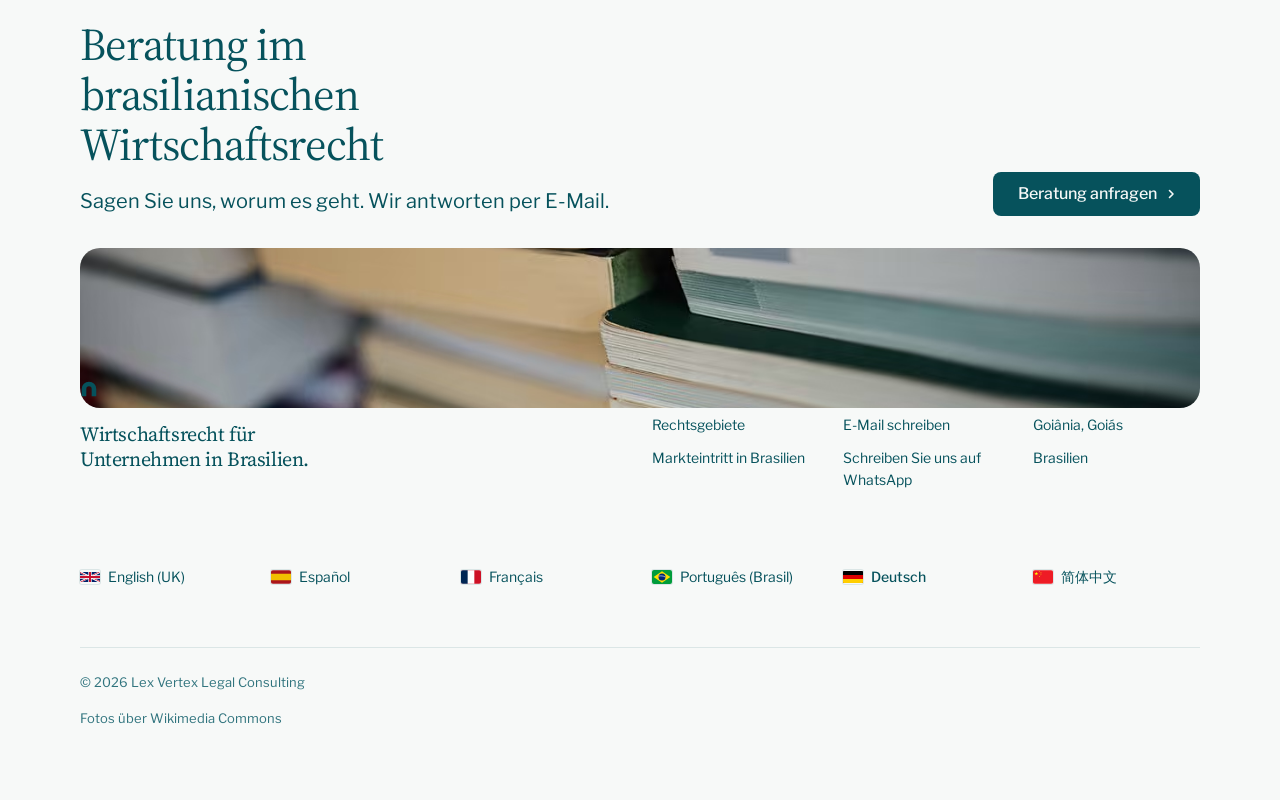
<file: de/index.html>
<!doctype html>
<html lang="de-DE" data-type="service" data-radius="soft" data-buttons="arrow" data-motion>
<head>
<meta charset="utf-8">
<meta name="viewport" content="width=device-width, initial-scale=1, viewport-fit=cover">
<title>Lex Vertex: Wirtschaftskanzlei in Brasilien</title>
<meta name="description" content="Beratung im Gesellschaftsrecht, im geistigen Eigentum, in der Prozessführung und zu Compliance nach brasilianischem Recht, für brasilianische Unternehmen und ausländische Unternehmen beim Markteintritt.">
<meta property="og:type" content="website">
<meta property="og:title" content="Lex Vertex: Wirtschaftskanzlei in Brasilien">
<meta property="og:description" content="Beratung im Gesellschaftsrecht, im geistigen Eigentum, in der Prozessführung und zu Compliance nach brasilianischem Recht.">
<meta property="og:image" content="https://www.lexvertex.com/share.jpg">
<meta property="og:locale" content="de_DE">
<meta property="og:site_name" content="Lex Vertex">
<meta property="og:image:width" content="1440">
<meta property="og:image:height" content="900">
<meta property="og:image:alt" content="Lex Vertex: Wirtschaftskanzlei in Brasilien">
<meta name="twitter:card" content="summary_large_image">
<meta name="twitter:title" content="Lex Vertex: Wirtschaftskanzlei in Brasilien">
<meta name="twitter:description" content="Beratung im Gesellschaftsrecht, im geistigen Eigentum, in der Prozessführung und zu Compliance nach brasilianischem Recht.">
<meta name="twitter:image" content="https://www.lexvertex.com/share.jpg">
<meta name="robots" content="index, follow, max-image-preview:large, max-snippet:-1">
<meta name="author" content="Lex Vertex Legal Consulting">
<link rel="icon" href="../favicon.svg" type="image/svg+xml">
<meta name="theme-color" content="#f7f9f8">
<!--i18n:alternates-->
<link rel="canonical" href="https://www.lexvertex.com/de/">
<meta property="og:url" content="https://www.lexvertex.com/de/">
<meta property="og:locale:alternate" content="en_GB">
<meta property="og:locale:alternate" content="es_ES">
<meta property="og:locale:alternate" content="fr_FR">
<meta property="og:locale:alternate" content="pt_BR">
<meta property="og:locale:alternate" content="zh_CN">
<link rel="alternate" hreflang="en-GB" href="https://www.lexvertex.com/">
<link rel="alternate" hreflang="es-ES" href="https://www.lexvertex.com/es/">
<link rel="alternate" hreflang="fr-FR" href="https://www.lexvertex.com/fr/">
<link rel="alternate" hreflang="pt-BR" href="https://www.lexvertex.com/pt-br/">
<link rel="alternate" hreflang="de-DE" href="https://www.lexvertex.com/de/">
<link rel="alternate" hreflang="zh-CN" href="https://www.lexvertex.com/zh/">
<link rel="alternate" hreflang="x-default" href="https://www.lexvertex.com/">
<script type="application/ld+json">{"@context":"https://schema.org","@graph":[{"@type":"LegalService","@id":"https://www.lexvertex.com/#firm","name":"Lex Vertex Legal Consulting","alternateName":"Lex Vertex","url":"https://www.lexvertex.com/","image":"https://www.lexvertex.com/share.jpg","description":"Beratung im Gesellschaftsrecht, im geistigen Eigentum, in der Prozessführung und zu Compliance nach brasilianischem Recht, für brasilianische Unternehmen und ausländische Unternehmen beim Markteintritt.","email":"moises@lexvertex.com","address":{"@type":"PostalAddress","addressLocality":"Goiânia","addressRegion":"GO","addressCountry":"BR"},"areaServed":{"@type":"Country","name":"Brazil"},"knowsLanguage":["en-GB","es-ES","fr-FR","pt-BR","de-DE","zh-CN"],"knowsAbout":["Brazilian law","Gesellschaftsrecht","Geistiges Eigentum","Prozessführung","Compliance und Regulierung"],"contactPoint":{"@type":"ContactPoint","contactType":"customer service","email":"moises@lexvertex.com","url":"https://www.lexvertex.com/de/#consult","availableLanguage":["en-GB","es-ES","fr-FR","pt-BR","de-DE","zh-CN"]},"hasOfferCatalog":{"@type":"OfferCatalog","name":"Rechtsgebiete","itemListElement":[{"@type":"Offer","itemOffered":{"@type":"Service","name":"Gesellschaftsrecht","description":"Corporate Governance, Fusionen, Übernahmen und gesellschaftsrechtliche Compliance, vom Gesellschaftsvertrag bis zu den Closing-Dokumenten.","areaServed":{"@type":"Country","name":"Brazil"},"provider":{"@id":"https://www.lexvertex.com/#firm"}}},{"@type":"Offer","itemOffered":{"@type":"Service","name":"Geistiges Eigentum","description":"Marken- und Patentanmeldungen beim INPI, Vorgehen gegen Nachahmungen und Prozesse bei Rechtsverletzungen.","areaServed":{"@type":"Country","name":"Brazil"},"provider":{"@id":"https://www.lexvertex.com/#firm"}}},{"@type":"Offer","itemOffered":{"@type":"Service","name":"Prozessführung","description":"Strategie und Vertretung in zivil-, handels- und arbeitsrechtlichen Streitigkeiten, von der ersten Zustellung bis zur gerichtlichen Entscheidung.","areaServed":{"@type":"Country","name":"Brazil"},"provider":{"@id":"https://www.lexvertex.com/#firm"}}},{"@type":"Offer","itemOffered":{"@type":"Service","name":"Compliance und Regulierung","description":"Compliance-Programme und Risikoprüfungen für Ihre Branche, aktualisiert, sobald sich brasilianische Vorschriften ändern.","areaServed":{"@type":"Country","name":"Brazil"},"provider":{"@id":"https://www.lexvertex.com/#firm"}}},{"@type":"Offer","itemOffered":{"@type":"Service","name":"Ausländische Unternehmen in Brasilien","description":"Arbeitsrecht, Steuerrecht und häufige Regeländerungen überraschen viele Neulinge in Brasilien. Wir erläutern die geltenden Regeln, bevor Sie einstellen, unterschreiben oder investieren.","areaServed":{"@type":"Country","name":"Brazil"},"provider":{"@id":"https://www.lexvertex.com/#firm"}}}]}},{"@type":"WebSite","@id":"https://www.lexvertex.com/#website","url":"https://www.lexvertex.com/","name":"Lex Vertex","inLanguage":["en-GB","es-ES","fr-FR","pt-BR","de-DE","zh-CN"],"publisher":{"@id":"https://www.lexvertex.com/#firm"}},{"@type":"WebPage","@id":"https://www.lexvertex.com/de/#webpage","url":"https://www.lexvertex.com/de/","inLanguage":"de-DE","name":"Lex Vertex: Wirtschaftskanzlei in Brasilien","description":"Beratung im Gesellschaftsrecht, im geistigen Eigentum, in der Prozessführung und zu Compliance nach brasilianischem Recht, für brasilianische Unternehmen und ausländische Unternehmen beim Markteintritt.","isPartOf":{"@id":"https://www.lexvertex.com/#website"},"about":{"@id":"https://www.lexvertex.com/#firm"},"primaryImageOfPage":{"@type":"ImageObject","url":"https://www.lexvertex.com/share.jpg","width":1440,"height":900}}]}</script>
<!--/i18n:alternates-->
<meta name="site-kind" content="other">
<meta name="page-type" content="service">
<!-- the hero photograph is the LCP: fetch it first -->
<link rel="preload" as="image" type="image/avif" href="../assets/img/photo-f34410442-1280.avif" imagesrcset="../assets/img/photo-f34410442-640.avif 640w, ../assets/img/photo-f34410442-960.avif 960w, ../assets/img/photo-f34410442-1280.avif 1280w, ../assets/img/photo-f34410442-1600.avif 1600w, ../assets/img/photo-f34410442-2000.avif 2000w" imagesizes="(max-width: 639px) 200vw, (max-width: 1023px) 100vw, 1020px" fetchpriority="high">
<link rel="preconnect" href="https://fonts.googleapis.com">
<link rel="preconnect" href="https://fonts.gstatic.com" crossorigin>
<link href="https://fonts.googleapis.com/css2?family=Source+Serif+4:opsz,wght@8..60,400..700&family=Libre+Franklin:wght@400..600&display=swap" rel="stylesheet">
<link rel="stylesheet" href="../assets/system.css">
<link rel="stylesheet" href="../assets/ui/cards.css">
<link rel="stylesheet" href="../assets/motion/motion.css">
<link rel="stylesheet" href="../assets/layout/layout.css">
<style>
:root {
  --p-bg: #f7f9f8; --p-surface: #ebf0ee; --p-ink: #06525c; --p-muted: #2f737d;
  --p-accent: #06525c; --p-accent-ink: #f7f9f8; --p-action: #06525c; --p-action-ink: #f7f9f8;
  --p-inv-bg: #06525c; --p-inv-surface: #205d66; --p-inv-ink: #f7f9f8; --p-inv-muted: #c1d0d2;
  --p-inv-accent: #f7f9f8; --p-inv-accent-ink: #06525c; --p-inv-action: #f7f9f8; --p-inv-action-ink: #06525c;
  --font-display: "Source Serif 4", Georgia, serif;
  --font-text: "Libre Franklin", system-ui, sans-serif;
  --display-weight: 400;
  --display-tracking: -0.02em;
  --display-tracking-xl: -0.026em;
}
</style>
<!-- page CSS: only inside visuals -->
<style>
  .rows .rows__name small { display: block; font-weight: 400; color: var(--muted); font-size: var(--t-body); margin-top: var(--s-1); }
  /* picture-develops: the section's one photograph on the split's right column */
  .develop { margin: 0; border-radius: var(--r-lg); overflow: hidden; height: min(708px, calc(100svh - 192px)); }
  .develop > img { display: block; width: 100%; height: 100%; object-fit: cover; }
  @media (max-width: 1023px) { .develop { height: auto; aspect-ratio: 4 / 3; margin-top: var(--s-7); } }
  /* phone: the words on screen one, the photograph filling screen two */
  @media (max-width: 639px) { #brazil .develop, #consult .consult__photo { aspect-ratio: auto; height: 100%; margin-top: 0; align-self: stretch; } }
  /* the consultation form's panel */
  .form-panel { background: var(--g-alt, var(--surface)); border-radius: var(--r-lg); padding: var(--s-6); }
  @media (max-width: 639px) { .form-panel { padding: var(--s-4); } }
  .consult__photo { margin: 0; border-radius: var(--r-lg); overflow: hidden; align-self: stretch; }
  @media (min-width: 1024px) { .consult__photo { min-height: min(708px, calc(100svh - 192px)); } }
  .consult__photo > img { display: block; width: 100%; height: 100%; object-fit: cover; object-position: 58% 55%; }
  @media (max-width: 1023px) { .consult__photo { aspect-ratio: 16 / 9; margin-top: var(--s-7); } }
  /* the tablet stacks the form split: two screens there; the market-entry photograph goes wide so that section keeps one */
  @media (min-width: 640px) and (max-width: 1023px) { #brazil .develop { aspect-ratio: 21 / 9; } #consult .consult__photo { aspect-ratio: 3 / 1; } }
  @media (min-width: 1024px) and (max-width: 1279px) { .form-panel { padding: var(--s-5); } }
  /* Chinese: the Latin faces carry no Chinese glyphs, so the system's own CJK faces take over (no extra download) */
  html:lang(zh) { --font-display: "Source Serif 4", "Songti SC", "Noto Serif SC", "SimSun", serif; --font-text: "Libre Franklin", "PingFang SC", "Hiragino Sans GB", "Microsoft YaHei", "Noto Sans SC", sans-serif; --display-tracking: 0; --display-tracking-xl: 0; }
  /* the language list in the nav panel and the footer */
  /* the footer's language row sits on the page's own columns: six across, three on a tablet, two on a phone */
  .lang-grid { display: grid; grid-template-columns: repeat(6, minmax(0, 1fr)); column-gap: 24px; margin-top: var(--s-4); font-size: var(--t-small); }
  .lang-grid a { min-height: 44px; }
  @media (max-width: 1023px) { .lang-grid { grid-template-columns: repeat(3, minmax(0, 1fr)); } }
  @media (max-width: 639px) { .lang-grid { grid-template-columns: repeat(2, minmax(0, 1fr)); column-gap: 12px; } }
  .lang-grid a[aria-current="true"], .lang-menu .lang-link[aria-current="true"] { font-weight: 500; }
  .lang-link, .menu-col a.lang-link, .nav__link.lang-current { display: inline-flex; align-items: center; gap: var(--s-2); }
  /* the language menu: a small dropdown right under its selector, as wide as the longest name */
  @media (min-width: 1024px) {
    .nav__item--lang { position: relative; }
    .nav__item--lang > .lang-menu { left: 0; right: auto; width: max-content; min-width: 100%; padding: var(--s-2) 0; border: 1px solid var(--line); border-top: 0; border-radius: 0 0 var(--r-md) var(--r-md); display: grid; }
    .lang-menu .lang-link { padding: var(--s-2) var(--s-4); min-height: 44px; }
    .lang-menu .lang-link:hover { color: var(--action); background: var(--surface); }
  }
  /* phone: the header keeps the logo and the menu button; the main action sits in the menu sheet and the hero */
  @media (max-width: 639px) { .nav:not(.is-open) .nav__actions { display: none; } .nav:not(.is-open) .nav__actions + .nav__toggle { margin-left: auto; } }
  @media (max-width: 1023px) { .nav.is-open .lang-menu .lang-link { display: flex; min-height: 44px; } }
  .flag { width: 20px; height: 14px; border-radius: 2px; box-shadow: 0 0 0 1px var(--line); flex: none; }
</style>
<script>document.documentElement.classList.add('m-enter');setTimeout(()=>document.documentElement.classList.add('m-enter-done'),700)</script>
<script>document.documentElement.classList.add('mo-js');setTimeout(()=>document.documentElement.classList.add('mo-safe'),2500)</script>
<link rel="modulepreload" href="../assets/moments/moments.js">
<link rel="modulepreload" href="../assets/moments/lib.js">
<link rel="modulepreload" href="../assets/moments/photo-chapters/moment.js">
<link rel="modulepreload" href="../assets/moments/picture-develops/moment.js">
</head>
<body>
<!-- type: service (business law firm, Brazil)
     deal: hero split, nav nav-centre, close close-photo, footer footer-columns, rhythm dark-band, buttons arrow, mark arc,
           palette teal-on-paper, type source-serif (second pairing: the client's logo is a classical serif over a plain sans)
     moments: photo-chapters in #practice (four practice areas, one photograph each, shown in the space of one screen);
              picture-develops in #brazil (the port photograph comes up once as the market-entry section arrives) -->

<header class="nav nav--centre">
  <div class="wrap nav__bar">
    <a class="skip-link" href="#top">Zum Inhalt</a>
    <a class="nav__logo" href="#top"><span class="mark" data-mark="arc" aria-hidden="true"></span>Lex Vertex</a>
    <nav class="nav__links" aria-label="Hauptmenü">
      <div class="nav__item"><a class="nav__link" href="#practice">Bereiche</a></div>
      <div class="nav__item"><a class="nav__link" href="#brazil">Brasilien</a></div>
      <div class="nav__item"><a class="nav__link" href="#contact">Kontakt</a></div>
      <!--i18n:switch--><div class="nav__item nav__item--lang"><a class="nav__link lang-current" href="#languages" aria-label="Sprache: Deutsch"><img class="flag" src="../flags/de.svg" width="20" height="14" alt=""><span>Deutsch</span> <svg class="chev" viewBox="0 0 12 12" aria-hidden="true"><path d="M3 4.5l3 3 3-3" fill="none" stroke="currentColor" stroke-width="1.5" stroke-linecap="round" stroke-linejoin="round"/></svg></a>
        <div class="nav__menu lang-menu">
          <a class="lang-link" href="../" hreflang="en-GB" lang="en-GB"><img class="flag" src="../flags/gb.svg" width="20" height="14" alt="" loading="lazy" decoding="async"><span>English (UK)</span></a>
          <a class="lang-link" href="../es/" hreflang="es-ES" lang="es-ES"><img class="flag" src="../flags/es.svg" width="20" height="14" alt="" loading="lazy" decoding="async"><span>Español</span></a>
          <a class="lang-link" href="../fr/" hreflang="fr-FR" lang="fr-FR"><img class="flag" src="../flags/fr.svg" width="20" height="14" alt="" loading="lazy" decoding="async"><span>Français</span></a>
          <a class="lang-link" href="../pt-br/" hreflang="pt-BR" lang="pt-BR"><img class="flag" src="../flags/br.svg" width="20" height="14" alt="" loading="lazy" decoding="async"><span>Português (Brasil)</span></a>
          <a class="lang-link" href="../de/" hreflang="de-DE" lang="de-DE" aria-current="true"><img class="flag" src="../flags/de.svg" width="20" height="14" alt="" loading="lazy" decoding="async"><span>Deutsch</span></a>
          <a class="lang-link" href="../zh/" hreflang="zh-CN" lang="zh-CN"><img class="flag" src="../flags/cn.svg" width="20" height="14" alt="" loading="lazy" decoding="async"><span>简体中文</span></a>
        </div>
      </div><!--/i18n:switch-->
    </nav>
    <div class="nav__actions">
      <a class="btn btn--primary" href="#consult">Beratung anfragen</a>
    </div>
    <button class="nav__toggle" type="button" aria-expanded="false" aria-label="Menü">
      <svg width="18" height="18" viewBox="0 0 18 18" aria-hidden="true"><path d="M2 5h14M2 13h14" stroke="currentColor" stroke-width="1.6" stroke-linecap="round"/></svg>
    </button>
  </div>
</header>

<main id="top">
  <section class="hero hero--split" data-enter aria-labelledby="hero-h">
    <div class="wrap"><div class="hero-text grid hero__grid">
      <div class="hero__text span-5">
        <h1 id="hero-h">Wirtschaftskanzlei in Brasilien</h1>
        <p class="hero__lead">Gesellschaftsrecht, geistiges Eigentum, Prozessführung und Compliance nach brasilianischem Recht, für brasilianische Unternehmen und für ausländische Unternehmen beim Markteintritt.</p>
        <div class="btn-row">
          <a class="btn btn--primary" href="#consult">Beratung anfragen<svg class="m-arrow" viewBox="0 0 12 12" aria-hidden="true"><path class="m-arrow__stem" d="M1 6h8"/><path class="m-arrow__head" d="M4.5 2.5 8 6l-3.5 3.5"/></svg></a>
          <a class="btn btn--secondary" href="#practice">Rechtsgebiete ansehen</a>
        </div>
      </div>
      <div class="hero__media span-6 start-7">
        <!-- stand-in: the Ponte Estaiada (Octávio Frias de Oliveira bridge), São Paulo (Wikimedia Commons, CC0). Client's file to come: the office or the team at work -->
        <img src="../assets/img/photo-f34410442-1280.avif" srcset="../assets/img/photo-f34410442-640.avif 640w, ../assets/img/photo-f34410442-960.avif 960w, ../assets/img/photo-f34410442-1280.avif 1280w, ../assets/img/photo-f34410442-1600.avif 1600w, ../assets/img/photo-f34410442-2000.avif 2000w" sizes="(max-width: 639px) 200vw, (max-width: 1023px) 100vw, 1020px" width="2000" height="1403" alt="Die Ponte Estaiada in São Paulo, deren Seile sich von einem hohen Pylon über dem Fluss Pinheiros auffächern, dahinter Bürotürme" style="--ly-pos: 56% 50%" fetchpriority="high" decoding="async" data-source="stand-in" data-subject="Ponte Estaiada, São Paulo">
        <div class="ly-float">
          <div class="ly-float__row"><span>4 Rechtsgebiete</span><span>Brasilien und Ausland</span></div>
          <div class="ly-float__title">Brasilianische und ausländische Unternehmen</div>
        </div>
      </div>
    </div></div>
  </section>

  <section class="section" id="practice" data-moment="photo-chapters" aria-labelledby="practice-h">
    <div class="wrap mo-ph">
      <div class="mo-ph__head"><h2 id="practice-h">Vier Rechtsgebiete</h2><p>Jedes Mandat wird nach brasilianischem Recht bearbeitet, für lokale Unternehmen und für ausländische Unternehmen, die sich in Brasilien niederlassen.</p></div>
      <ol class="mo-ph__list">
        <li class="mo-ph__ch">
          <figure class="mo-ph__pic"><img src="../assets/img/photo-f113099817-1600.avif" srcset="../assets/img/photo-f113099817-640.avif 640w, ../assets/img/photo-f113099817-1024.avif 1024w, ../assets/img/photo-f113099817-1600.avif 1600w, ../assets/img/photo-f113099817-2000.avif 2000w" sizes="(max-width: 639px) 210vw, (max-width: 1023px) 160vw, 1280px" width="2000" height="1500" alt="Die Avenida Paulista in São Paulo bei Nacht, beleuchtete Bürotürme entlang der Straße" loading="lazy" decoding="async" data-source="stand-in" data-subject="Avenida Paulista, São Paulo"></figure>
          <h3>Gesellschaftsrecht</h3>
          <p>Corporate Governance, Fusionen, Übernahmen und gesellschaftsrechtliche Compliance, vom Gesellschaftsvertrag bis zu den Closing-Dokumenten.</p>
        </li>
        <li class="mo-ph__ch">
          <figure class="mo-ph__pic"><img src="../assets/img/photo-d183-1600.avif" srcset="../assets/img/photo-d183-640.avif 640w, ../assets/img/photo-d183-1024.avif 1024w, ../assets/img/photo-d183-1600.avif 1600w, ../assets/img/photo-d183-2000.avif 2000w" sizes="(max-width: 639px) 210vw, (max-width: 1023px) 160vw, 1280px" width="2000" height="1334" alt="Ein aufgeschlagenes Notizbuch mit einem Bleistift auf den leeren Seiten" loading="lazy" decoding="async" data-source="library-d183" data-subject="notebook and pencil"></figure>
          <h3>Geistiges Eigentum</h3>
          <p>Marken- und Patentanmeldungen beim INPI, Vorgehen gegen Nachahmungen und Prozesse bei Rechtsverletzungen.</p>
        </li>
        <li class="mo-ph__ch">
          <figure class="mo-ph__pic"><img src="../assets/img/photo-f123446798-1600.avif" srcset="../assets/img/photo-f123446798-640.avif 640w, ../assets/img/photo-f123446798-1024.avif 1024w, ../assets/img/photo-f123446798-1600.avif 1600w, ../assets/img/photo-f123446798-2000.avif 2000w" sizes="(max-width: 639px) 210vw, (max-width: 1023px) 160vw, 1280px" width="1600" height="1066" alt="Die Statue der Justitia vor dem Obersten Bundesgericht in Brasília, nachts beleuchtet" loading="lazy" decoding="async" data-source="stand-in" data-subject="Supreme Federal Court, Brasília"></figure>
          <h3>Prozessführung</h3>
          <p>Strategie und Vertretung in zivil-, handels- und arbeitsrechtlichen Streitigkeiten, von der ersten Zustellung bis zur gerichtlichen Entscheidung.</p>
        </li>
        <li class="mo-ph__ch">
          <figure class="mo-ph__pic"><img src="../assets/img/photo-f83499681-1600.avif" srcset="../assets/img/photo-f83499681-640.avif 640w, ../assets/img/photo-f83499681-1024.avif 1024w, ../assets/img/photo-f83499681-1600.avif 1600w, ../assets/img/photo-f83499681-2000.avif 2000w" sizes="(max-width: 639px) 210vw, (max-width: 1023px) 160vw, 1280px" width="2000" height="1334" alt="Der Nationalkongress in Brasília, seine zwei Türme zwischen den Kuppeln von Senat und Abgeordnetenkammer" loading="lazy" decoding="async" data-source="stand-in" data-subject="National Congress, Brasília"></figure>
          <h3>Compliance und Regulierung</h3>
          <p>Compliance-Programme und Risikoprüfungen für Ihre Branche, aktualisiert, sobald sich brasilianische Vorschriften ändern.</p>
        </li>
      </ol>
    </div>
  </section>

  <section class="section ground-inverse g2m" id="brazil" aria-labelledby="brazil-h">
    <div class="wrap grid grid--top">
      <div class="span-6">
        <div class="section-head">
          <h2 id="brazil-h">Ausländische Unternehmen in Brasilien</h2>
          <p>Arbeitsrecht, Steuerrecht und häufige Regeländerungen überraschen viele Neulinge in Brasilien. Wir erläutern die geltenden Regeln, bevor Sie einstellen, unterschreiben oder investieren.</p>
        </div>
        <ul class="rows">
          <li><span class="rows__name">Gründung einer Gesellschaft<small>Rechtsform, Gesellschaftsvertrag und Registrierungen</small></span></li>
          <li><span class="rows__name">Einstellungen nach brasilianischem Arbeitsrecht<small>Verträge und Pflichten für Ihre ersten Mitarbeitenden</small></span></li>
          <li><span class="rows__name">Verträge mit brasilianischen Partnern<small>Vertriebs-, Liefer- und Dienstverträge, vor der Unterschrift geprüft</small></span></li>
        </ul>
      </div>
      <!-- stand-in: the container port of Santos (Wikimedia Commons) -->
      <figure class="develop span-6 start-7" data-moment="picture-develops"><img src="../assets/img/photo-f94361145-1024.avif" srcset="../assets/img/photo-f94361145-640.avif 640w, ../assets/img/photo-f94361145-1024.avif 1024w, ../assets/img/photo-f94361145-1600.avif 1600w" sizes="(max-width: 639px) 300vw, (max-width: 1023px) 100vw, 1300px" width="1600" height="872" alt="Containerkräne und ein Frachtschiff im Hafen von Santos, dahinter Hügel" loading="lazy" decoding="async" data-source="stand-in" data-subject="port of Santos"></figure>
    </div>
  </section>

  <section class="section g2m" id="consult" aria-labelledby="consult-h">
    <div class="wrap grid grid--top">
      <div class="span-6">
        <div class="section-head">
          <h2 id="consult-h">Beratung anfragen</h2>
          <p>Beschreiben Sie Ihr Anliegen in wenigen Zeilen, wir antworten per E-Mail. <a class="link" href="https://wa.me/5562992818615">Schreiben Sie uns auf WhatsApp</a></p>
        </div>
        <div class="form-panel">
        <form class="form" action="mailto:moises@lexvertex.com" method="post" enctype="text/plain" data-endpoint="" data-fix="Zu korrigierende Felder: {n}." data-sending="Wird gesendet" data-failed="Nicht gesendet: Die Verbindung ist fehlgeschlagen. Ihr Text bleibt erhalten; versuchen Sie es erneut." novalidate>
          <div class="field"><label for="f-name">Name</label>
            <input id="f-name" name="name" type="text" autocomplete="name" required aria-describedby="f-name-err">
            <p class="field__error" id="f-name-err" hidden>Geben Sie Ihren vollständigen Namen ein.</p></div>
          <div class="field"><label for="f-email">E-Mail</label>
            <input id="f-email" name="email" type="email" autocomplete="email" inputmode="email" required aria-describedby="f-email-err">
            <p class="field__error" id="f-email-err" hidden>Geben Sie eine E-Mail-Adresse mit @ ein, etwa name@firma.de.</p></div>
          <div class="field field--full"><label for="f-matter">Ihr Anliegen</label>
            <textarea id="f-matter" name="matter" rows="3" required aria-describedby="f-matter-err"></textarea>
            <p class="field__error" id="f-matter-err" hidden>Beschreiben Sie Ihr Anliegen in einigen Zeilen: was passiert ist und was Sie brauchen.</p></div>
          <div class="btn-row"><button class="btn btn--primary" type="submit">Beratung anfragen</button></div>
          <p class="form__status" role="status" data-form-status></p>
        </form>
        </div>
      </div>
      <figure class="consult__photo span-6 start-7"><img src="../assets/img/photo-f41430144-1024.avif" srcset="../assets/img/photo-f41430144-640.avif 640w, ../assets/img/photo-f41430144-1024.avif 1024w, ../assets/img/photo-f41430144-1600.avif 1600w" sizes="(max-width: 639px) 250vw, (max-width: 1023px) 100vw, 1070px" width="1600" height="1067" alt="Eine Hand macht mit einem Stift Notizen in einem Notizbuch am Schreibtisch, dahinter ein aufgeklappter Laptop" loading="lazy" decoding="async" data-source="stand-in" data-subject="notes at a desk"></figure>
    </div>
  </section>
</main>

<footer class="footer closing" id="contact" aria-labelledby="close-h">
  <div class="wrap">
    <div class="closing__cta close--photo">
      <div class="section-head--split">
        <div><h2 id="close-h">Beratung im brasilianischen Wirtschaftsrecht</h2><p class="t-lead">Sagen Sie uns, worum es geht. Wir antworten per E-Mail.</p></div>
        <a class="btn btn--primary" href="#consult">Beratung anfragen<svg class="m-arrow" viewBox="0 0 12 12" aria-hidden="true"><path class="m-arrow__stem" d="M1 6h8"/><path class="m-arrow__head" d="M4.5 2.5 8 6l-3.5 3.5"/></svg></a>
      </div>
      <div class="close__media"><img src="../assets/img/photo-c877-1280.avif" srcset="../assets/img/photo-c877-640.avif 640w, ../assets/img/photo-c877-1024.avif 1024w, ../assets/img/photo-c877-1280.avif 1280w" sizes="(max-width: 639px) 170vw, (max-width: 1023px) 100vw, 1280px" width="1280" height="854" alt="Bücherstapel aus der Nähe, Seitenkanten und Einbände" loading="lazy" decoding="async" data-source="library-c877" data-subject="stacked books"></div>
    </div>
    <div class="closing__links">
      <div class="grid">
        <div class="span-4 stack-4">
          <a class="nav__logo" href="#top"><span class="mark" data-mark="arc" aria-hidden="true"></span>Lex Vertex</a>
          <p class="footer__lede">Wirtschaftsrecht für Unternehmen in Brasilien.</p>
        </div>
        <div class="span-2 start-7 footer__col"><h3>Kanzlei</h3><ul><li><a href="#practice">Rechtsgebiete</a></li><li><a href="#brazil">Markteintritt in Brasilien</a></li></ul></div>
        <div class="span-2 footer__col"><h3>Kontakt</h3><ul><li><a href="mailto:moises@lexvertex.com">E-Mail schreiben</a></li><li><a href="https://wa.me/5562992818615">Schreiben Sie uns auf WhatsApp</a></li></ul></div>
        <div class="span-2 footer__col"><h3>Büro</h3><ul><li>Goiânia, Goiás</li><li>Brasilien</li></ul></div>
      </div>
      <!--i18n:footer--><nav id="languages" class="lang-grid" aria-label="Sprache"><a class="lang-link" href="../" hreflang="en-GB" lang="en-GB"><img class="flag" src="../flags/gb.svg" width="20" height="14" alt="" loading="lazy" decoding="async"><span>English (UK)</span></a><a class="lang-link" href="../es/" hreflang="es-ES" lang="es-ES"><img class="flag" src="../flags/es.svg" width="20" height="14" alt="" loading="lazy" decoding="async"><span>Español</span></a><a class="lang-link" href="../fr/" hreflang="fr-FR" lang="fr-FR"><img class="flag" src="../flags/fr.svg" width="20" height="14" alt="" loading="lazy" decoding="async"><span>Français</span></a><a class="lang-link" href="../pt-br/" hreflang="pt-BR" lang="pt-BR"><img class="flag" src="../flags/br.svg" width="20" height="14" alt="" loading="lazy" decoding="async"><span>Português (Brasil)</span></a><a class="lang-link" href="../de/" hreflang="de-DE" lang="de-DE" aria-current="true"><img class="flag" src="../flags/de.svg" width="20" height="14" alt="" loading="lazy" decoding="async"><span>Deutsch</span></a><a class="lang-link" href="../zh/" hreflang="zh-CN" lang="zh-CN"><img class="flag" src="../flags/cn.svg" width="20" height="14" alt="" loading="lazy" decoding="async"><span>简体中文</span></a></nav><!--/i18n:footer-->
      <div class="footer__legal">
        <span>&copy; 2026 Lex Vertex Legal Consulting</span>
        <div class="socials"></div>
        <a class="credits" href="../credits.html">Fotos über Wikimedia Commons</a>
      </div>
    </div>
  </div>
</footer>


<script type="module" src="../assets/system.js"></script>
<script type="module" src="../assets/motion/motion.js"></script>
<script type="module" src="../assets/layout/layout.js"></script>
</body>
</html>
</file>
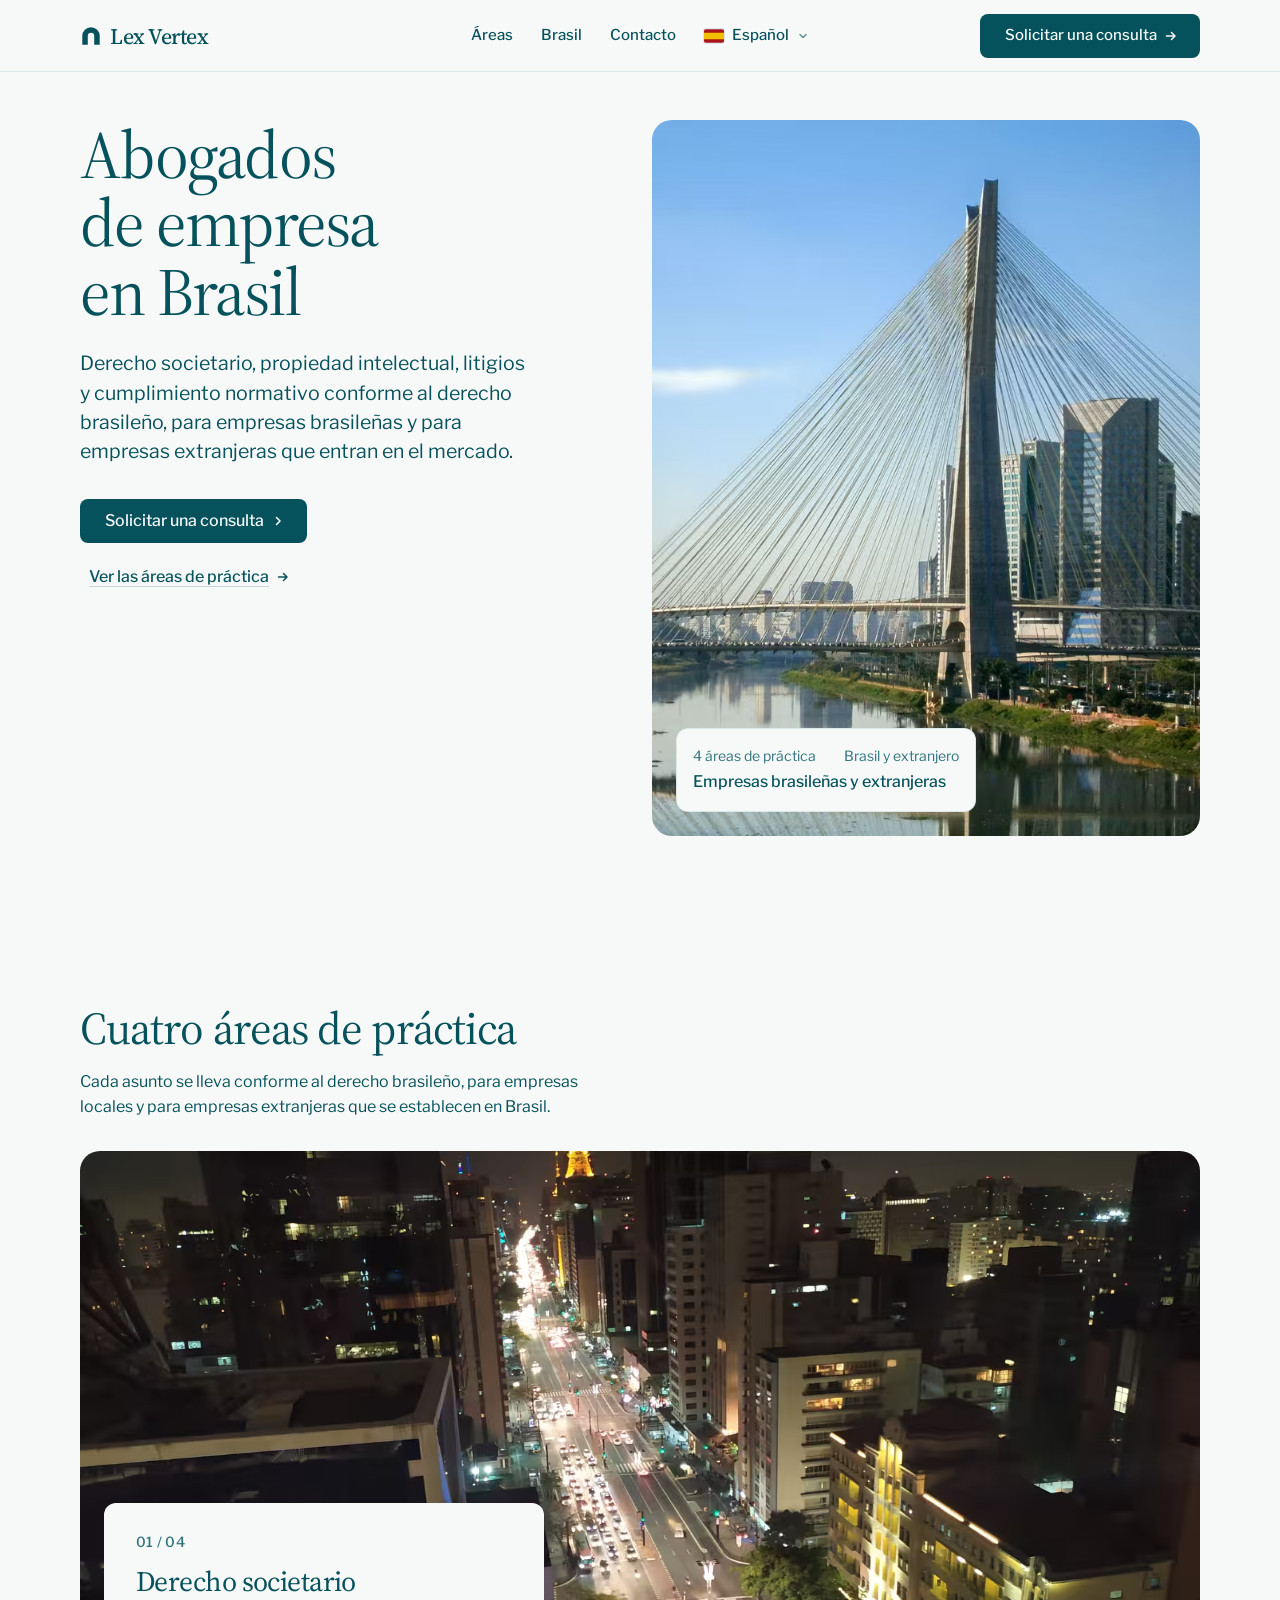
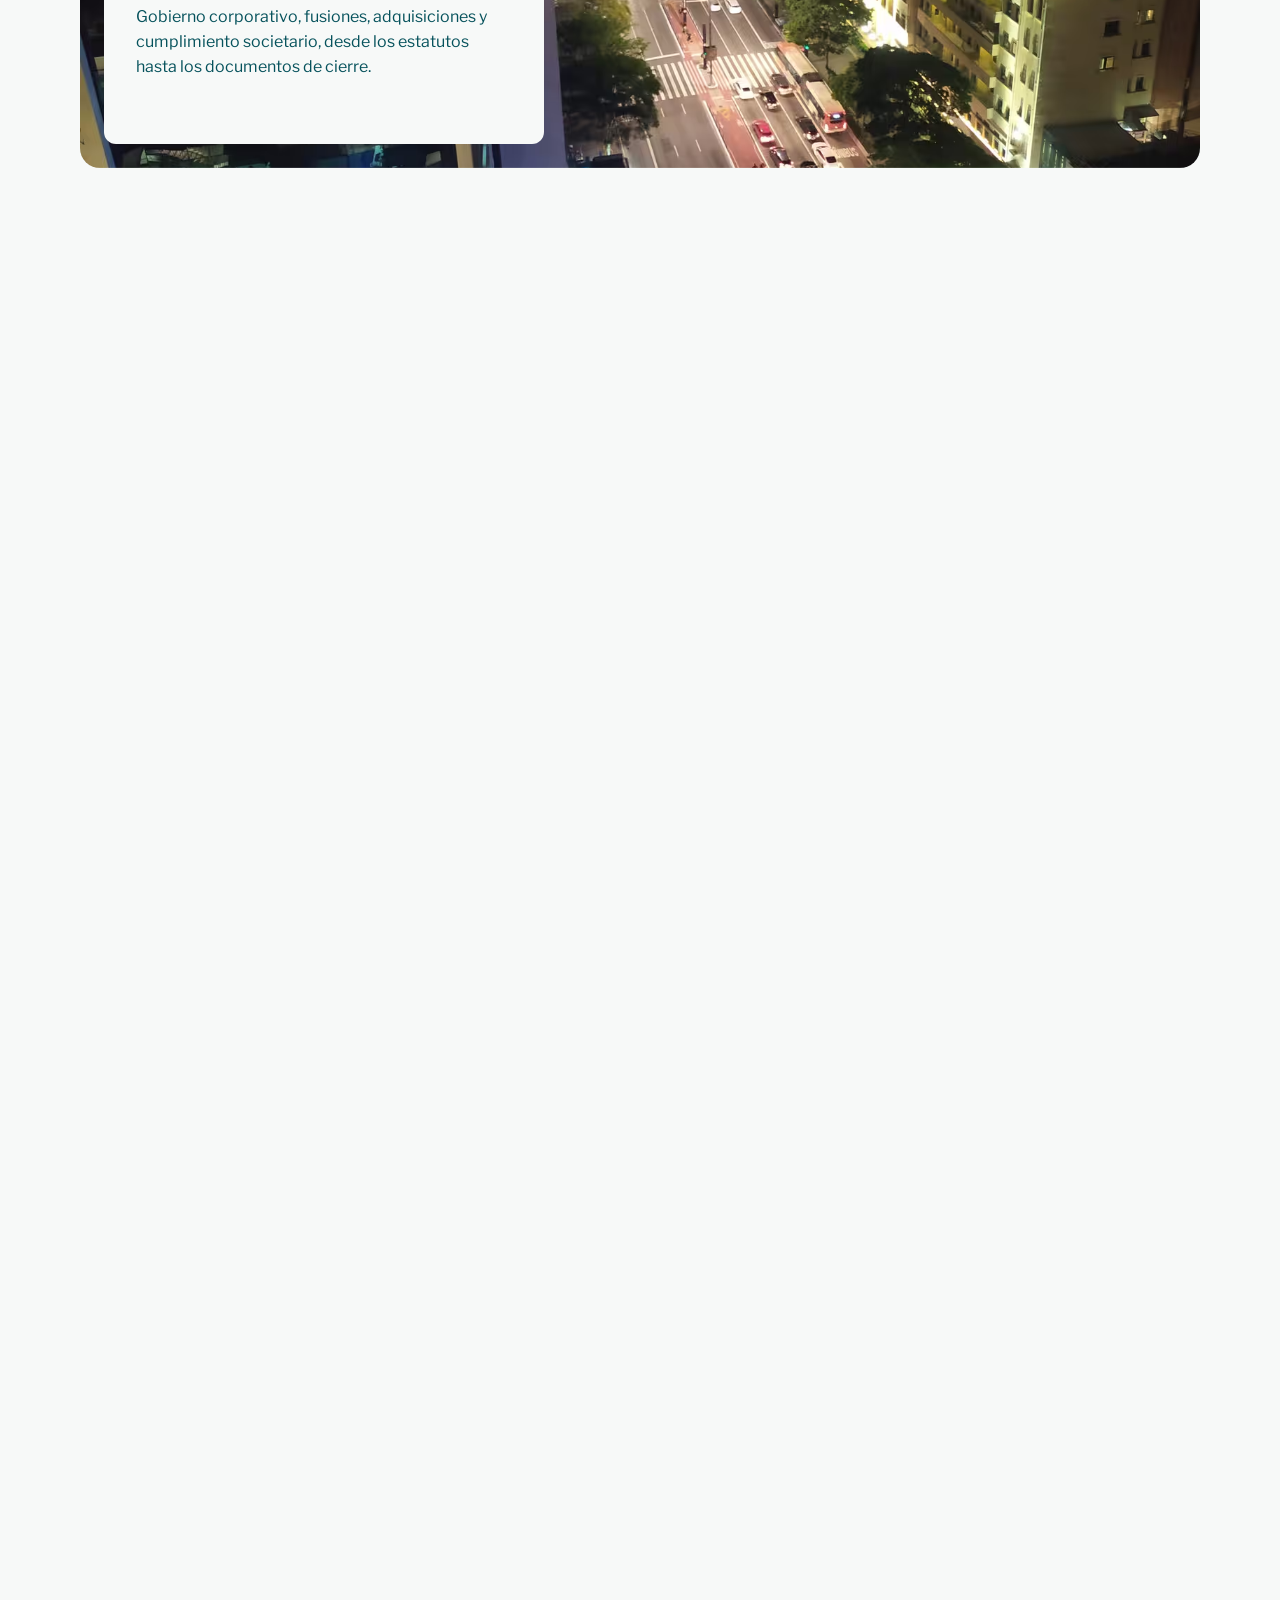
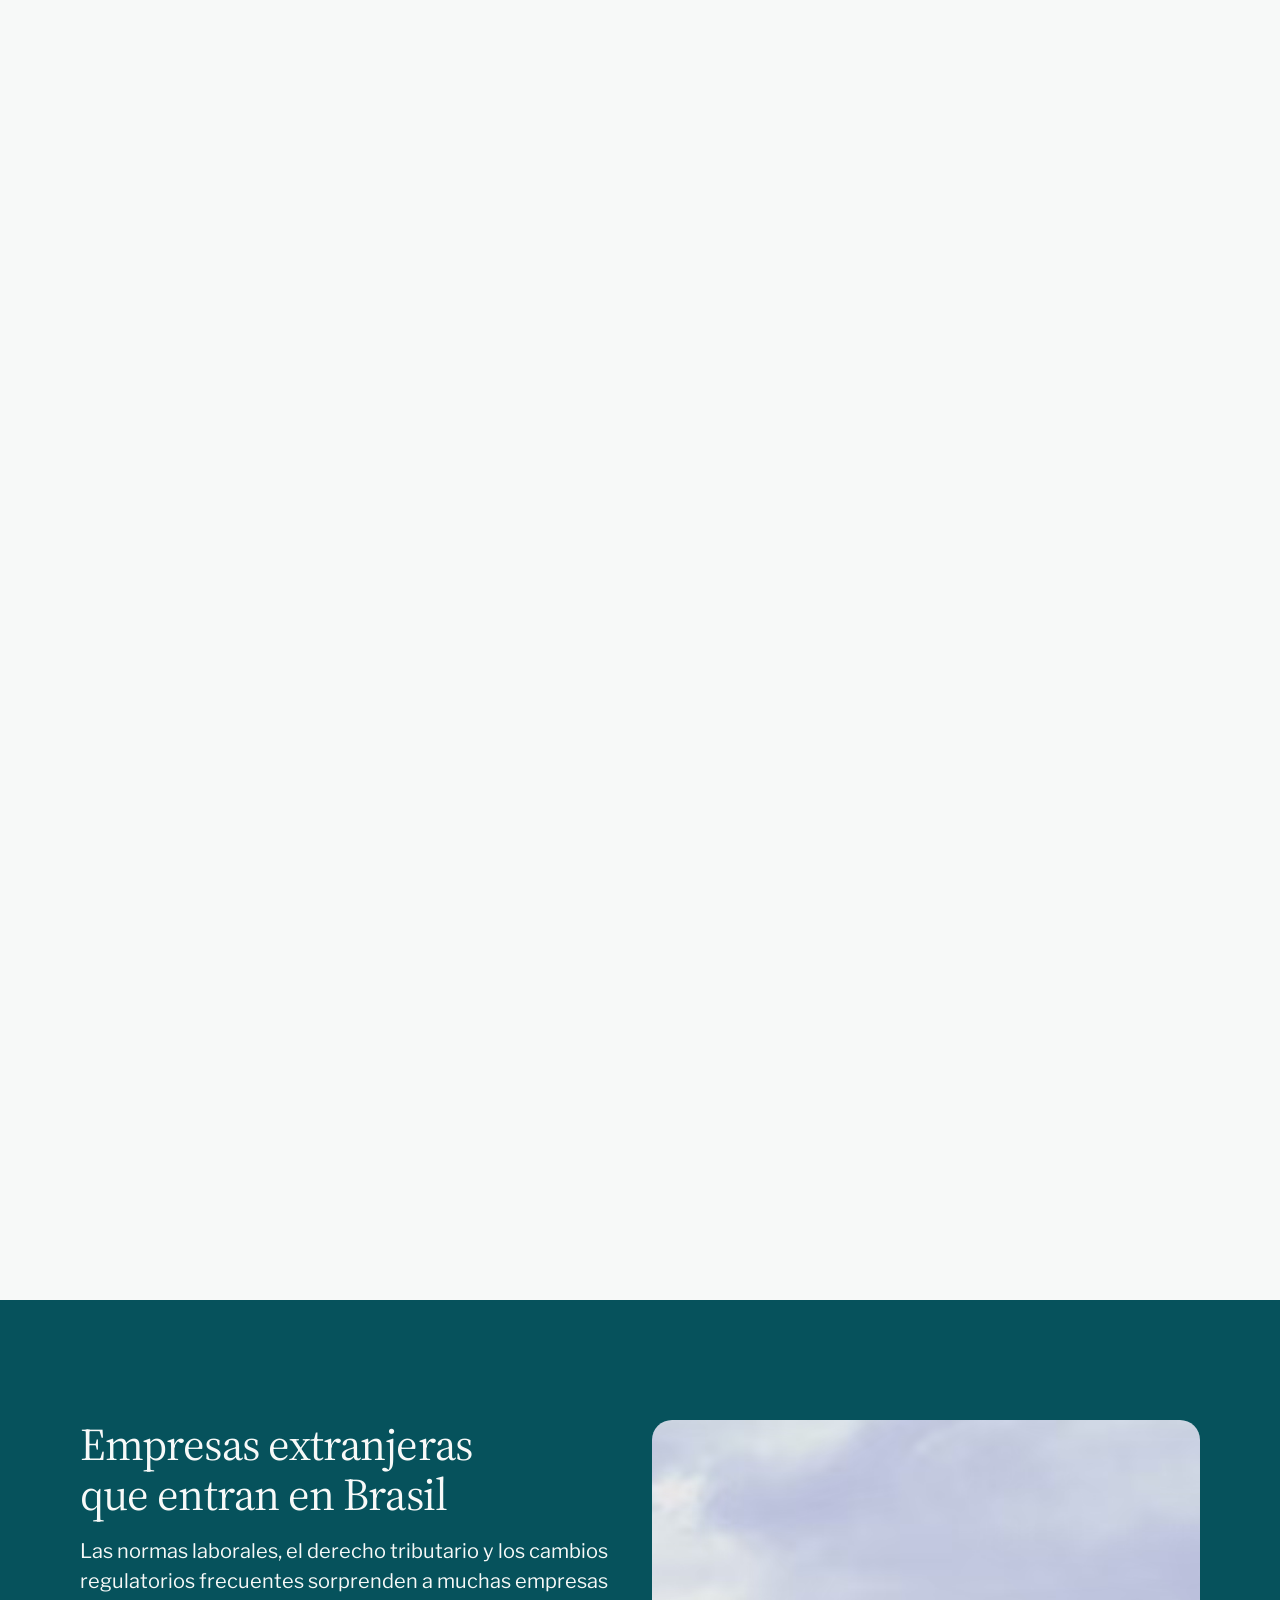
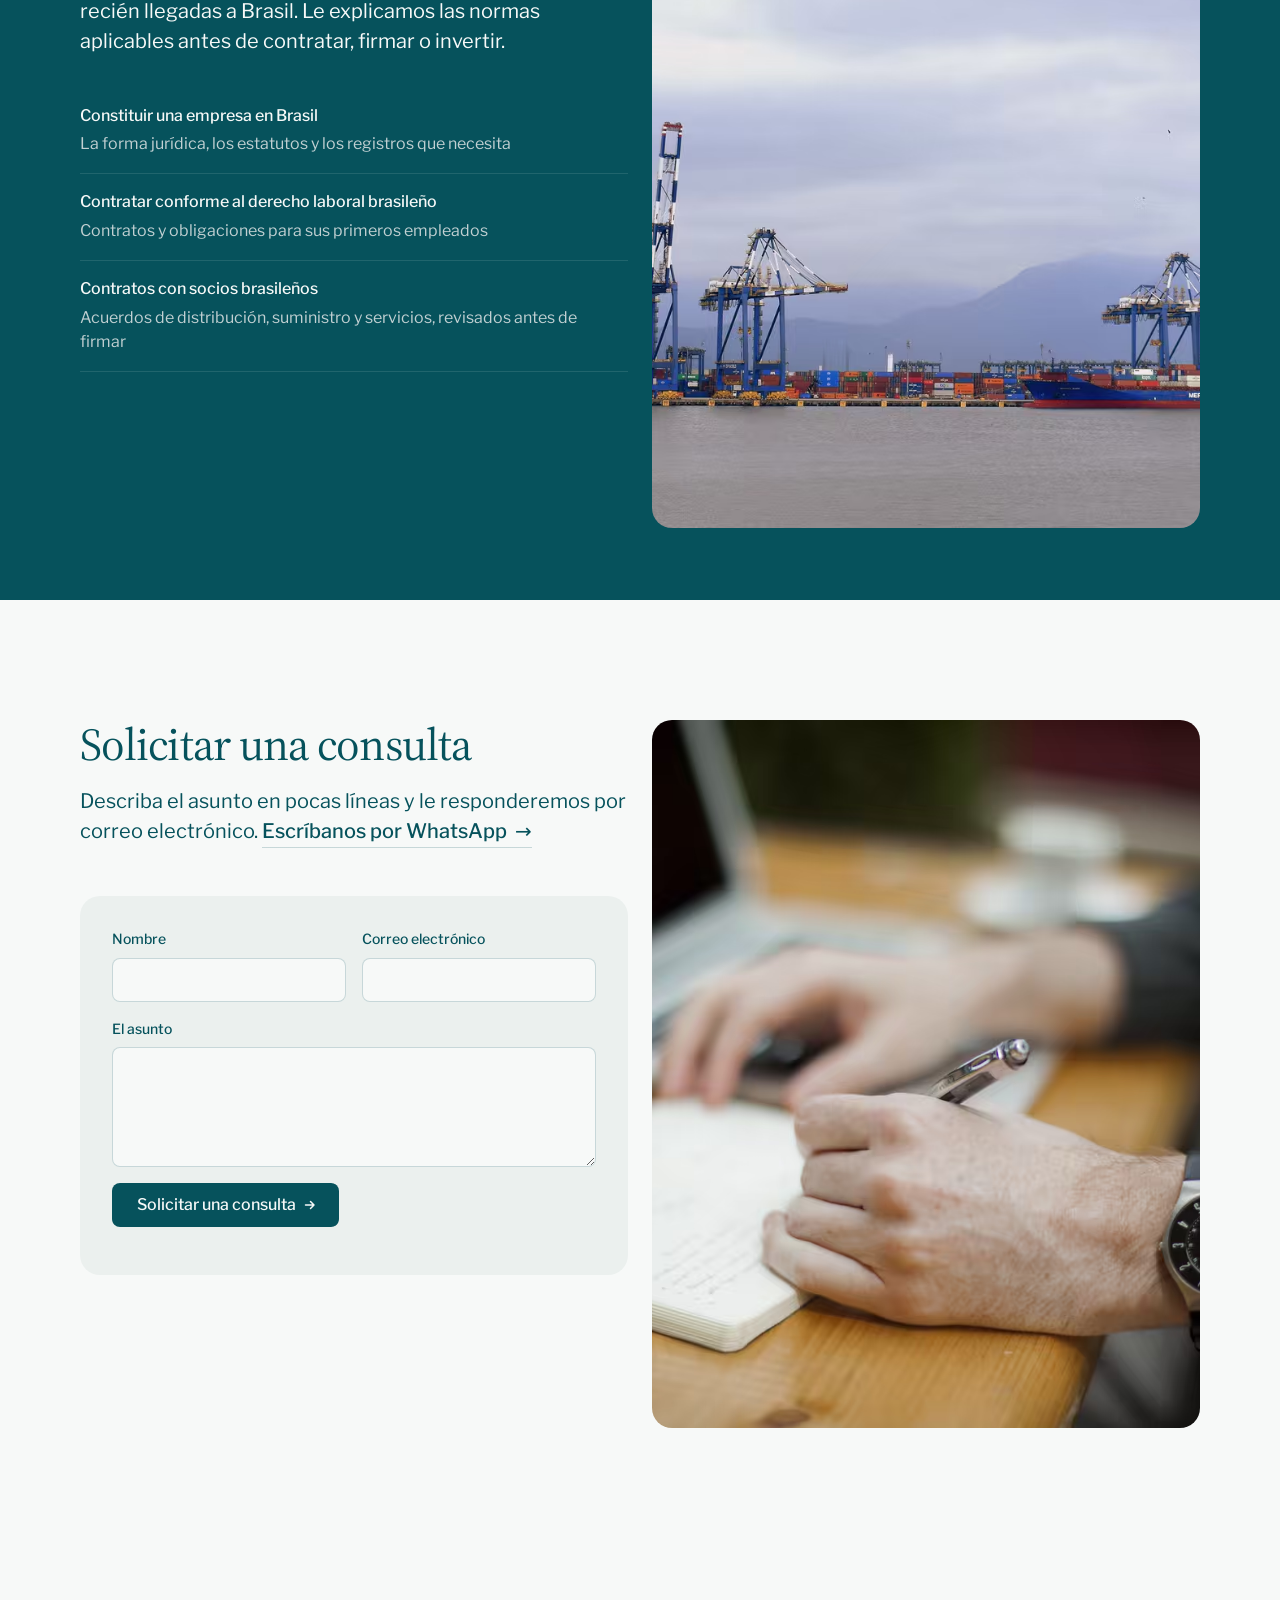
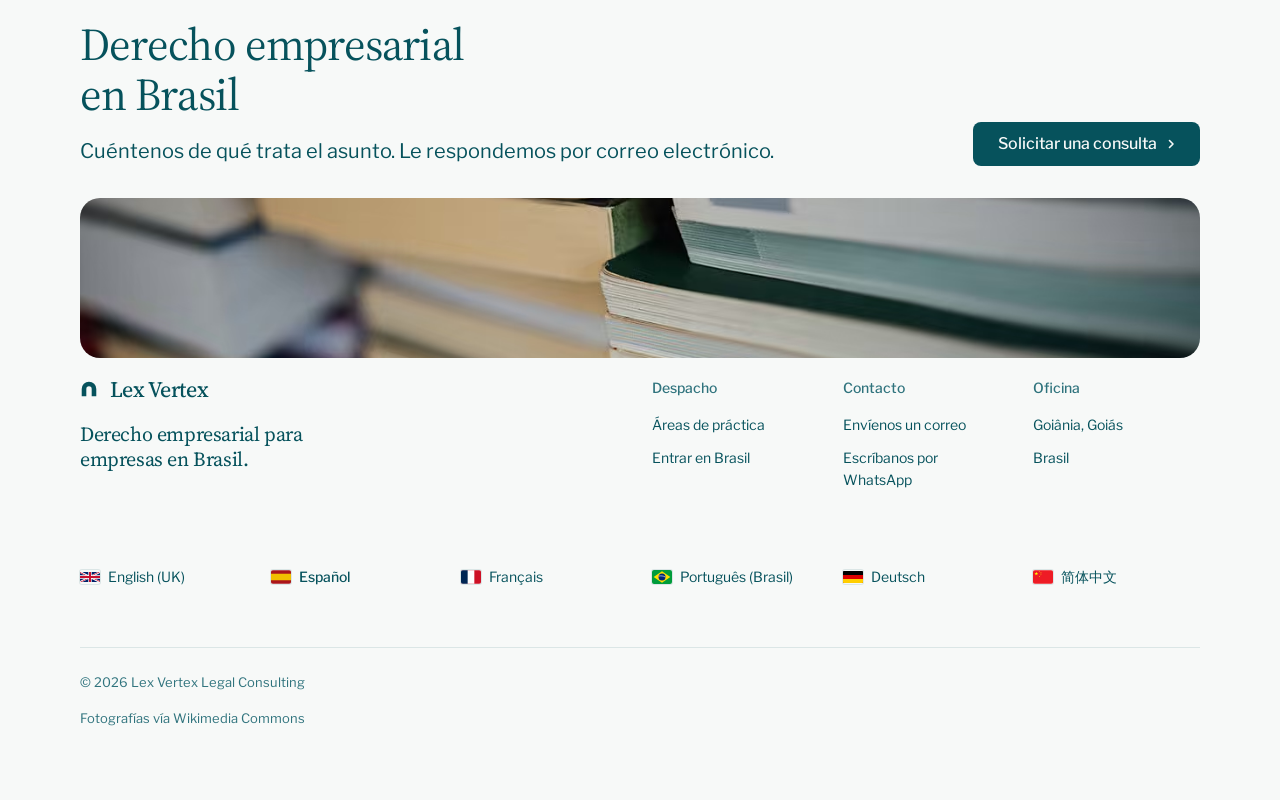
<file: es/index.html>
<!doctype html>
<html lang="es-ES" data-type="service" data-radius="soft" data-buttons="arrow" data-motion>
<head>
<meta charset="utf-8">
<meta name="viewport" content="width=device-width, initial-scale=1, viewport-fit=cover">
<title>Lex Vertex: despacho de abogados de empresa en Brasil</title>
<meta name="description" content="Asesoramiento societario, de propiedad intelectual, litigios y cumplimiento normativo conforme al derecho brasileño, para empresas brasileñas y empresas extranjeras que entran en el mercado.">
<meta property="og:type" content="website">
<meta property="og:title" content="Lex Vertex: despacho de abogados de empresa en Brasil">
<meta property="og:description" content="Asesoramiento societario, de propiedad intelectual, litigios y cumplimiento normativo conforme al derecho brasileño.">
<meta property="og:image" content="https://www.lexvertex.com/share.jpg">
<meta property="og:locale" content="es_ES">
<meta property="og:site_name" content="Lex Vertex">
<meta property="og:image:width" content="1440">
<meta property="og:image:height" content="900">
<meta property="og:image:alt" content="Lex Vertex: despacho de abogados de empresa en Brasil">
<meta name="twitter:card" content="summary_large_image">
<meta name="twitter:title" content="Lex Vertex: despacho de abogados de empresa en Brasil">
<meta name="twitter:description" content="Asesoramiento societario, de propiedad intelectual, litigios y cumplimiento normativo conforme al derecho brasileño.">
<meta name="twitter:image" content="https://www.lexvertex.com/share.jpg">
<meta name="robots" content="index, follow, max-image-preview:large, max-snippet:-1">
<meta name="author" content="Lex Vertex Legal Consulting">
<link rel="icon" href="../favicon.svg" type="image/svg+xml">
<meta name="theme-color" content="#f7f9f8">
<!--i18n:alternates-->
<link rel="canonical" href="https://www.lexvertex.com/es/">
<meta property="og:url" content="https://www.lexvertex.com/es/">
<meta property="og:locale:alternate" content="en_GB">
<meta property="og:locale:alternate" content="fr_FR">
<meta property="og:locale:alternate" content="pt_BR">
<meta property="og:locale:alternate" content="de_DE">
<meta property="og:locale:alternate" content="zh_CN">
<link rel="alternate" hreflang="en-GB" href="https://www.lexvertex.com/">
<link rel="alternate" hreflang="es-ES" href="https://www.lexvertex.com/es/">
<link rel="alternate" hreflang="fr-FR" href="https://www.lexvertex.com/fr/">
<link rel="alternate" hreflang="pt-BR" href="https://www.lexvertex.com/pt-br/">
<link rel="alternate" hreflang="de-DE" href="https://www.lexvertex.com/de/">
<link rel="alternate" hreflang="zh-CN" href="https://www.lexvertex.com/zh/">
<link rel="alternate" hreflang="x-default" href="https://www.lexvertex.com/">
<script type="application/ld+json">{"@context":"https://schema.org","@graph":[{"@type":"LegalService","@id":"https://www.lexvertex.com/#firm","name":"Lex Vertex Legal Consulting","alternateName":"Lex Vertex","url":"https://www.lexvertex.com/","image":"https://www.lexvertex.com/share.jpg","description":"Asesoramiento societario, de propiedad intelectual, litigios y cumplimiento normativo conforme al derecho brasileño, para empresas brasileñas y empresas extranjeras que entran en el mercado.","email":"moises@lexvertex.com","address":{"@type":"PostalAddress","addressLocality":"Goiânia","addressRegion":"GO","addressCountry":"BR"},"areaServed":{"@type":"Country","name":"Brazil"},"knowsLanguage":["en-GB","es-ES","fr-FR","pt-BR","de-DE","zh-CN"],"knowsAbout":["Brazilian law","Derecho societario","Propiedad intelectual","Litigios","Cumplimiento normativo y asuntos regulatorios"],"contactPoint":{"@type":"ContactPoint","contactType":"customer service","email":"moises@lexvertex.com","url":"https://www.lexvertex.com/es/#consult","availableLanguage":["en-GB","es-ES","fr-FR","pt-BR","de-DE","zh-CN"]},"hasOfferCatalog":{"@type":"OfferCatalog","name":"Áreas de práctica","itemListElement":[{"@type":"Offer","itemOffered":{"@type":"Service","name":"Derecho societario","description":"Gobierno corporativo, fusiones, adquisiciones y cumplimiento societario, desde los estatutos hasta los documentos de cierre.","areaServed":{"@type":"Country","name":"Brazil"},"provider":{"@id":"https://www.lexvertex.com/#firm"}}},{"@type":"Offer","itemOffered":{"@type":"Service","name":"Propiedad intelectual","description":"Registro de marcas y patentes ante el INPI, acciones contra las copias y litigios cuando se vulnera un derecho.","areaServed":{"@type":"Country","name":"Brazil"},"provider":{"@id":"https://www.lexvertex.com/#firm"}}},{"@type":"Offer","itemOffered":{"@type":"Service","name":"Litigios","description":"Estrategia y representación en conflictos civiles, mercantiles y laborales, desde la primera notificación hasta la decisión del tribunal.","areaServed":{"@type":"Country","name":"Brazil"},"provider":{"@id":"https://www.lexvertex.com/#firm"}}},{"@type":"Offer","itemOffered":{"@type":"Service","name":"Cumplimiento normativo y asuntos regulatorios","description":"Programas de cumplimiento y revisiones de riesgos redactados para su sector, y actualizados cuando cambian las normas brasileñas.","areaServed":{"@type":"Country","name":"Brazil"},"provider":{"@id":"https://www.lexvertex.com/#firm"}}},{"@type":"Offer","itemOffered":{"@type":"Service","name":"Empresas extranjeras que entran en Brasil","description":"Las normas laborales, el derecho tributario y los cambios regulatorios frecuentes sorprenden a muchas empresas recién llegadas a Brasil. Le explicamos las normas aplicables antes de contratar, firmar o invertir.","areaServed":{"@type":"Country","name":"Brazil"},"provider":{"@id":"https://www.lexvertex.com/#firm"}}}]}},{"@type":"WebSite","@id":"https://www.lexvertex.com/#website","url":"https://www.lexvertex.com/","name":"Lex Vertex","inLanguage":["en-GB","es-ES","fr-FR","pt-BR","de-DE","zh-CN"],"publisher":{"@id":"https://www.lexvertex.com/#firm"}},{"@type":"WebPage","@id":"https://www.lexvertex.com/es/#webpage","url":"https://www.lexvertex.com/es/","inLanguage":"es-ES","name":"Lex Vertex: despacho de abogados de empresa en Brasil","description":"Asesoramiento societario, de propiedad intelectual, litigios y cumplimiento normativo conforme al derecho brasileño, para empresas brasileñas y empresas extranjeras que entran en el mercado.","isPartOf":{"@id":"https://www.lexvertex.com/#website"},"about":{"@id":"https://www.lexvertex.com/#firm"},"primaryImageOfPage":{"@type":"ImageObject","url":"https://www.lexvertex.com/share.jpg","width":1440,"height":900}}]}</script>
<!--/i18n:alternates-->
<meta name="site-kind" content="other">
<meta name="page-type" content="service">
<!-- the hero photograph is the LCP: fetch it first -->
<link rel="preload" as="image" type="image/avif" href="../assets/img/photo-f34410442-1280.avif" imagesrcset="../assets/img/photo-f34410442-640.avif 640w, ../assets/img/photo-f34410442-960.avif 960w, ../assets/img/photo-f34410442-1280.avif 1280w, ../assets/img/photo-f34410442-1600.avif 1600w, ../assets/img/photo-f34410442-2000.avif 2000w" imagesizes="(max-width: 639px) 200vw, (max-width: 1023px) 100vw, 1020px" fetchpriority="high">
<link rel="preconnect" href="https://fonts.googleapis.com">
<link rel="preconnect" href="https://fonts.gstatic.com" crossorigin>
<link href="https://fonts.googleapis.com/css2?family=Source+Serif+4:opsz,wght@8..60,400..700&family=Libre+Franklin:wght@400..600&display=swap" rel="stylesheet">
<link rel="stylesheet" href="../assets/system.css">
<link rel="stylesheet" href="../assets/ui/cards.css">
<link rel="stylesheet" href="../assets/motion/motion.css">
<link rel="stylesheet" href="../assets/layout/layout.css">
<style>
:root {
  --p-bg: #f7f9f8; --p-surface: #ebf0ee; --p-ink: #06525c; --p-muted: #2f737d;
  --p-accent: #06525c; --p-accent-ink: #f7f9f8; --p-action: #06525c; --p-action-ink: #f7f9f8;
  --p-inv-bg: #06525c; --p-inv-surface: #205d66; --p-inv-ink: #f7f9f8; --p-inv-muted: #c1d0d2;
  --p-inv-accent: #f7f9f8; --p-inv-accent-ink: #06525c; --p-inv-action: #f7f9f8; --p-inv-action-ink: #06525c;
  --font-display: "Source Serif 4", Georgia, serif;
  --font-text: "Libre Franklin", system-ui, sans-serif;
  --display-weight: 400;
  --display-tracking: -0.02em;
  --display-tracking-xl: -0.026em;
}
</style>
<!-- page CSS: only inside visuals -->
<style>
  .rows .rows__name small { display: block; font-weight: 400; color: var(--muted); font-size: var(--t-body); margin-top: var(--s-1); }
  /* picture-develops: the section's one photograph on the split's right column */
  .develop { margin: 0; border-radius: var(--r-lg); overflow: hidden; height: min(708px, calc(100svh - 192px)); }
  .develop > img { display: block; width: 100%; height: 100%; object-fit: cover; }
  @media (max-width: 1023px) { .develop { height: auto; aspect-ratio: 4 / 3; margin-top: var(--s-7); } }
  /* phone: the words on screen one, the photograph filling screen two */
  @media (max-width: 639px) { #brazil .develop, #consult .consult__photo { aspect-ratio: auto; height: 100%; margin-top: 0; align-self: stretch; } }
  /* the consultation form's panel */
  .form-panel { background: var(--g-alt, var(--surface)); border-radius: var(--r-lg); padding: var(--s-6); }
  @media (max-width: 639px) { .form-panel { padding: var(--s-4); } }
  .consult__photo { margin: 0; border-radius: var(--r-lg); overflow: hidden; align-self: stretch; }
  @media (min-width: 1024px) { .consult__photo { min-height: min(708px, calc(100svh - 192px)); } }
  .consult__photo > img { display: block; width: 100%; height: 100%; object-fit: cover; object-position: 58% 55%; }
  @media (max-width: 1023px) { .consult__photo { aspect-ratio: 16 / 9; margin-top: var(--s-7); } }
  /* the tablet stacks the form split: two screens there; the market-entry photograph goes wide so that section keeps one */
  @media (min-width: 640px) and (max-width: 1023px) { #brazil .develop { aspect-ratio: 21 / 9; } #consult .consult__photo { aspect-ratio: 3 / 1; } }
  @media (min-width: 1024px) and (max-width: 1279px) { .form-panel { padding: var(--s-5); } }
  /* Chinese: the Latin faces carry no Chinese glyphs, so the system's own CJK faces take over (no extra download) */
  html:lang(zh) { --font-display: "Source Serif 4", "Songti SC", "Noto Serif SC", "SimSun", serif; --font-text: "Libre Franklin", "PingFang SC", "Hiragino Sans GB", "Microsoft YaHei", "Noto Sans SC", sans-serif; --display-tracking: 0; --display-tracking-xl: 0; }
  /* the language list in the nav panel and the footer */
  /* the footer's language row sits on the page's own columns: six across, three on a tablet, two on a phone */
  .lang-grid { display: grid; grid-template-columns: repeat(6, minmax(0, 1fr)); column-gap: 24px; margin-top: var(--s-4); font-size: var(--t-small); }
  .lang-grid a { min-height: 44px; }
  @media (max-width: 1023px) { .lang-grid { grid-template-columns: repeat(3, minmax(0, 1fr)); } }
  @media (max-width: 639px) { .lang-grid { grid-template-columns: repeat(2, minmax(0, 1fr)); column-gap: 12px; } }
  .lang-grid a[aria-current="true"], .lang-menu .lang-link[aria-current="true"] { font-weight: 500; }
  .lang-link, .menu-col a.lang-link, .nav__link.lang-current { display: inline-flex; align-items: center; gap: var(--s-2); }
  /* the language menu: a small dropdown right under its selector, as wide as the longest name */
  @media (min-width: 1024px) {
    .nav__item--lang { position: relative; }
    .nav__item--lang > .lang-menu { left: 0; right: auto; width: max-content; min-width: 100%; padding: var(--s-2) 0; border: 1px solid var(--line); border-top: 0; border-radius: 0 0 var(--r-md) var(--r-md); display: grid; }
    .lang-menu .lang-link { padding: var(--s-2) var(--s-4); min-height: 44px; }
    .lang-menu .lang-link:hover { color: var(--action); background: var(--surface); }
  }
  /* phone: the header keeps the logo and the menu button; the main action sits in the menu sheet and the hero */
  @media (max-width: 639px) { .nav:not(.is-open) .nav__actions { display: none; } .nav:not(.is-open) .nav__actions + .nav__toggle { margin-left: auto; } }
  @media (max-width: 1023px) { .nav.is-open .lang-menu .lang-link { display: flex; min-height: 44px; } }
  .flag { width: 20px; height: 14px; border-radius: 2px; box-shadow: 0 0 0 1px var(--line); flex: none; }
</style>
<script>document.documentElement.classList.add('m-enter');setTimeout(()=>document.documentElement.classList.add('m-enter-done'),700)</script>
<script>document.documentElement.classList.add('mo-js');setTimeout(()=>document.documentElement.classList.add('mo-safe'),2500)</script>
<link rel="modulepreload" href="../assets/moments/moments.js">
<link rel="modulepreload" href="../assets/moments/lib.js">
<link rel="modulepreload" href="../assets/moments/photo-chapters/moment.js">
<link rel="modulepreload" href="../assets/moments/picture-develops/moment.js">
</head>
<body>
<!-- type: service (business law firm, Brazil)
     deal: hero split, nav nav-centre, close close-photo, footer footer-columns, rhythm dark-band, buttons arrow, mark arc,
           palette teal-on-paper, type source-serif (second pairing: the client's logo is a classical serif over a plain sans)
     moments: photo-chapters in #practice (four practice areas, one photograph each, shown in the space of one screen);
              picture-develops in #brazil (the port photograph comes up once as the market-entry section arrives) -->

<header class="nav nav--centre">
  <div class="wrap nav__bar">
    <a class="skip-link" href="#top">Saltar al contenido</a>
    <a class="nav__logo" href="#top"><span class="mark" data-mark="arc" aria-hidden="true"></span>Lex Vertex</a>
    <nav class="nav__links" aria-label="Principal">
      <div class="nav__item"><a class="nav__link" href="#practice">Áreas</a></div>
      <div class="nav__item"><a class="nav__link" href="#brazil">Brasil</a></div>
      <div class="nav__item"><a class="nav__link" href="#contact">Contacto</a></div>
      <!--i18n:switch--><div class="nav__item nav__item--lang"><a class="nav__link lang-current" href="#languages" aria-label="Idioma: Español"><img class="flag" src="../flags/es.svg" width="20" height="14" alt=""><span>Español</span> <svg class="chev" viewBox="0 0 12 12" aria-hidden="true"><path d="M3 4.5l3 3 3-3" fill="none" stroke="currentColor" stroke-width="1.5" stroke-linecap="round" stroke-linejoin="round"/></svg></a>
        <div class="nav__menu lang-menu">
          <a class="lang-link" href="../" hreflang="en-GB" lang="en-GB"><img class="flag" src="../flags/gb.svg" width="20" height="14" alt="" loading="lazy" decoding="async"><span>English (UK)</span></a>
          <a class="lang-link" href="../es/" hreflang="es-ES" lang="es-ES" aria-current="true"><img class="flag" src="../flags/es.svg" width="20" height="14" alt="" loading="lazy" decoding="async"><span>Español</span></a>
          <a class="lang-link" href="../fr/" hreflang="fr-FR" lang="fr-FR"><img class="flag" src="../flags/fr.svg" width="20" height="14" alt="" loading="lazy" decoding="async"><span>Français</span></a>
          <a class="lang-link" href="../pt-br/" hreflang="pt-BR" lang="pt-BR"><img class="flag" src="../flags/br.svg" width="20" height="14" alt="" loading="lazy" decoding="async"><span>Português (Brasil)</span></a>
          <a class="lang-link" href="../de/" hreflang="de-DE" lang="de-DE"><img class="flag" src="../flags/de.svg" width="20" height="14" alt="" loading="lazy" decoding="async"><span>Deutsch</span></a>
          <a class="lang-link" href="../zh/" hreflang="zh-CN" lang="zh-CN"><img class="flag" src="../flags/cn.svg" width="20" height="14" alt="" loading="lazy" decoding="async"><span>简体中文</span></a>
        </div>
      </div><!--/i18n:switch-->
    </nav>
    <div class="nav__actions">
      <a class="btn btn--primary" href="#consult">Solicitar una consulta</a>
    </div>
    <button class="nav__toggle" type="button" aria-expanded="false" aria-label="Menú">
      <svg width="18" height="18" viewBox="0 0 18 18" aria-hidden="true"><path d="M2 5h14M2 13h14" stroke="currentColor" stroke-width="1.6" stroke-linecap="round"/></svg>
    </button>
  </div>
</header>

<main id="top">
  <section class="hero hero--split" data-enter aria-labelledby="hero-h">
    <div class="wrap"><div class="hero-text grid hero__grid">
      <div class="hero__text span-5">
        <h1 id="hero-h">Abogados de empresa en Brasil</h1>
        <p class="hero__lead">Derecho societario, propiedad intelectual, litigios y cumplimiento normativo conforme al derecho brasileño, para empresas brasileñas y para empresas extranjeras que entran en el mercado.</p>
        <div class="btn-row">
          <a class="btn btn--primary" href="#consult">Solicitar una consulta<svg class="m-arrow" viewBox="0 0 12 12" aria-hidden="true"><path class="m-arrow__stem" d="M1 6h8"/><path class="m-arrow__head" d="M4.5 2.5 8 6l-3.5 3.5"/></svg></a>
          <a class="btn btn--secondary" href="#practice">Ver las áreas de práctica</a>
        </div>
      </div>
      <div class="hero__media span-6 start-7">
        <!-- stand-in: the Ponte Estaiada (Octávio Frias de Oliveira bridge), São Paulo (Wikimedia Commons, CC0). Client's file to come: the office or the team at work -->
        <img src="../assets/img/photo-f34410442-1280.avif" srcset="../assets/img/photo-f34410442-640.avif 640w, ../assets/img/photo-f34410442-960.avif 960w, ../assets/img/photo-f34410442-1280.avif 1280w, ../assets/img/photo-f34410442-1600.avif 1600w, ../assets/img/photo-f34410442-2000.avif 2000w" sizes="(max-width: 639px) 200vw, (max-width: 1023px) 100vw, 1020px" width="2000" height="1403" alt="El puente Estaiada de São Paulo, con sus cables abiertos en abanico desde un único pilón sobre el río Pinheiros y torres de oficinas al fondo" style="--ly-pos: 56% 50%" fetchpriority="high" decoding="async" data-source="stand-in" data-subject="Ponte Estaiada, São Paulo">
        <div class="ly-float">
          <div class="ly-float__row"><span>4 áreas de práctica</span><span>Brasil y extranjero</span></div>
          <div class="ly-float__title">Empresas brasileñas y extranjeras</div>
        </div>
      </div>
    </div></div>
  </section>

  <section class="section" id="practice" data-moment="photo-chapters" aria-labelledby="practice-h">
    <div class="wrap mo-ph">
      <div class="mo-ph__head"><h2 id="practice-h">Cuatro áreas de práctica</h2><p>Cada asunto se lleva conforme al derecho brasileño, para empresas locales y para empresas extranjeras que se establecen en Brasil.</p></div>
      <ol class="mo-ph__list">
        <li class="mo-ph__ch">
          <figure class="mo-ph__pic"><img src="../assets/img/photo-f113099817-1600.avif" srcset="../assets/img/photo-f113099817-640.avif 640w, ../assets/img/photo-f113099817-1024.avif 1024w, ../assets/img/photo-f113099817-1600.avif 1600w, ../assets/img/photo-f113099817-2000.avif 2000w" sizes="(max-width: 639px) 210vw, (max-width: 1023px) 160vw, 1280px" width="2000" height="1500" alt="La Avenida Paulista de São Paulo de noche, con sus torres de oficinas iluminadas a lo largo de la avenida" loading="lazy" decoding="async" data-source="stand-in" data-subject="Avenida Paulista, São Paulo"></figure>
          <h3>Derecho societario</h3>
          <p>Gobierno corporativo, fusiones, adquisiciones y cumplimiento societario, desde los estatutos hasta los documentos de cierre.</p>
        </li>
        <li class="mo-ph__ch">
          <figure class="mo-ph__pic"><img src="../assets/img/photo-d183-1600.avif" srcset="../assets/img/photo-d183-640.avif 640w, ../assets/img/photo-d183-1024.avif 1024w, ../assets/img/photo-d183-1600.avif 1600w, ../assets/img/photo-d183-2000.avif 2000w" sizes="(max-width: 639px) 210vw, (max-width: 1023px) 160vw, 1280px" width="2000" height="1334" alt="Un cuaderno abierto con un lápiz sobre sus páginas en blanco" loading="lazy" decoding="async" data-source="library-d183" data-subject="notebook and pencil"></figure>
          <h3>Propiedad intelectual</h3>
          <p>Registro de marcas y patentes ante el INPI, acciones contra las copias y litigios cuando se vulnera un derecho.</p>
        </li>
        <li class="mo-ph__ch">
          <figure class="mo-ph__pic"><img src="../assets/img/photo-f123446798-1600.avif" srcset="../assets/img/photo-f123446798-640.avif 640w, ../assets/img/photo-f123446798-1024.avif 1024w, ../assets/img/photo-f123446798-1600.avif 1600w, ../assets/img/photo-f123446798-2000.avif 2000w" sizes="(max-width: 639px) 210vw, (max-width: 1023px) 160vw, 1280px" width="1600" height="1066" alt="La estatua de la Justicia frente al Supremo Tribunal Federal en Brasilia, iluminada de noche" loading="lazy" decoding="async" data-source="stand-in" data-subject="Supreme Federal Court, Brasília"></figure>
          <h3>Litigios</h3>
          <p>Estrategia y representación en conflictos civiles, mercantiles y laborales, desde la primera notificación hasta la decisión del tribunal.</p>
        </li>
        <li class="mo-ph__ch">
          <figure class="mo-ph__pic"><img src="../assets/img/photo-f83499681-1600.avif" srcset="../assets/img/photo-f83499681-640.avif 640w, ../assets/img/photo-f83499681-1024.avif 1024w, ../assets/img/photo-f83499681-1600.avif 1600w, ../assets/img/photo-f83499681-2000.avif 2000w" sizes="(max-width: 639px) 210vw, (max-width: 1023px) 160vw, 1280px" width="2000" height="1334" alt="El Congreso Nacional en Brasilia, con sus dos torres entre las cúpulas del Senado y de la Cámara" loading="lazy" decoding="async" data-source="stand-in" data-subject="National Congress, Brasília"></figure>
          <h3>Cumplimiento normativo y asuntos regulatorios</h3>
          <p>Programas de cumplimiento y revisiones de riesgos redactados para su sector, y actualizados cuando cambian las normas brasileñas.</p>
        </li>
      </ol>
    </div>
  </section>

  <section class="section ground-inverse g2m" id="brazil" aria-labelledby="brazil-h">
    <div class="wrap grid grid--top">
      <div class="span-6">
        <div class="section-head">
          <h2 id="brazil-h">Empresas extranjeras que entran en Brasil</h2>
          <p>Las normas laborales, el derecho tributario y los cambios regulatorios frecuentes sorprenden a muchas empresas recién llegadas a Brasil. Le explicamos las normas aplicables antes de contratar, firmar o invertir.</p>
        </div>
        <ul class="rows">
          <li><span class="rows__name">Constituir una empresa en Brasil<small>La forma jurídica, los estatutos y los registros que necesita</small></span></li>
          <li><span class="rows__name">Contratar conforme al derecho laboral brasileño<small>Contratos y obligaciones para sus primeros empleados</small></span></li>
          <li><span class="rows__name">Contratos con socios brasileños<small>Acuerdos de distribución, suministro y servicios, revisados antes de firmar</small></span></li>
        </ul>
      </div>
      <!-- stand-in: the container port of Santos (Wikimedia Commons) -->
      <figure class="develop span-6 start-7" data-moment="picture-develops"><img src="../assets/img/photo-f94361145-1024.avif" srcset="../assets/img/photo-f94361145-640.avif 640w, ../assets/img/photo-f94361145-1024.avif 1024w, ../assets/img/photo-f94361145-1600.avif 1600w" sizes="(max-width: 639px) 300vw, (max-width: 1023px) 100vw, 1300px" width="1600" height="872" alt="Grúas de contenedores y un buque de carga en el puerto de Santos, con colinas al fondo" loading="lazy" decoding="async" data-source="stand-in" data-subject="port of Santos"></figure>
    </div>
  </section>

  <section class="section g2m" id="consult" aria-labelledby="consult-h">
    <div class="wrap grid grid--top">
      <div class="span-6">
        <div class="section-head">
          <h2 id="consult-h">Solicitar una consulta</h2>
          <p>Describa el asunto en pocas líneas y le responderemos por correo electrónico. <a class="link" href="https://wa.me/5562992818615">Escríbanos por WhatsApp</a></p>
        </div>
        <div class="form-panel">
        <form class="form" action="mailto:moises@lexvertex.com" method="post" enctype="text/plain" data-endpoint="" data-fix="Campos por corregir: {n}." data-sending="Enviando" data-failed="No se ha enviado: falló la conexión. Su texto sigue aquí; inténtelo de nuevo." novalidate>
          <div class="field"><label for="f-name">Nombre</label>
            <input id="f-name" name="name" type="text" autocomplete="name" required aria-describedby="f-name-err">
            <p class="field__error" id="f-name-err" hidden>Escriba su nombre completo.</p></div>
          <div class="field"><label for="f-email">Correo electrónico</label>
            <input id="f-email" name="email" type="email" autocomplete="email" inputmode="email" required aria-describedby="f-email-err">
            <p class="field__error" id="f-email-err" hidden>Escriba una dirección de correo con @, como nombre@empresa.com.</p></div>
          <div class="field field--full"><label for="f-matter">El asunto</label>
            <textarea id="f-matter" name="matter" rows="3" required aria-describedby="f-matter-err"></textarea>
            <p class="field__error" id="f-matter-err" hidden>Escriba unas líneas sobre el asunto: qué ha ocurrido y qué necesita.</p></div>
          <div class="btn-row"><button class="btn btn--primary" type="submit">Solicitar una consulta</button></div>
          <p class="form__status" role="status" data-form-status></p>
        </form>
        </div>
      </div>
      <figure class="consult__photo span-6 start-7"><img src="../assets/img/photo-f41430144-1024.avif" srcset="../assets/img/photo-f41430144-640.avif 640w, ../assets/img/photo-f41430144-1024.avif 1024w, ../assets/img/photo-f41430144-1600.avif 1600w" sizes="(max-width: 639px) 250vw, (max-width: 1023px) 100vw, 1070px" width="1600" height="1067" alt="Una mano toma notas con un bolígrafo en un cuaderno sobre un escritorio, con un portátil abierto detrás" loading="lazy" decoding="async" data-source="stand-in" data-subject="notes at a desk"></figure>
    </div>
  </section>
</main>

<footer class="footer closing" id="contact" aria-labelledby="close-h">
  <div class="wrap">
    <div class="closing__cta close--photo">
      <div class="section-head--split">
        <div><h2 id="close-h">Derecho empresarial en Brasil</h2><p class="t-lead">Cuéntenos de qué trata el asunto. Le respondemos por correo electrónico.</p></div>
        <a class="btn btn--primary" href="#consult">Solicitar una consulta<svg class="m-arrow" viewBox="0 0 12 12" aria-hidden="true"><path class="m-arrow__stem" d="M1 6h8"/><path class="m-arrow__head" d="M4.5 2.5 8 6l-3.5 3.5"/></svg></a>
      </div>
      <div class="close__media"><img src="../assets/img/photo-c877-1280.avif" srcset="../assets/img/photo-c877-640.avif 640w, ../assets/img/photo-c877-1024.avif 1024w, ../assets/img/photo-c877-1280.avif 1280w" sizes="(max-width: 639px) 170vw, (max-width: 1023px) 100vw, 1280px" width="1280" height="854" alt="Pilas de libros vistas de cerca, con los cantos de las páginas y las cubiertas" loading="lazy" decoding="async" data-source="library-c877" data-subject="stacked books"></div>
    </div>
    <div class="closing__links">
      <div class="grid">
        <div class="span-4 stack-4">
          <a class="nav__logo" href="#top"><span class="mark" data-mark="arc" aria-hidden="true"></span>Lex Vertex</a>
          <p class="footer__lede">Derecho empresarial para empresas en Brasil.</p>
        </div>
        <div class="span-2 start-7 footer__col"><h3>Despacho</h3><ul><li><a href="#practice">Áreas de práctica</a></li><li><a href="#brazil">Entrar en Brasil</a></li></ul></div>
        <div class="span-2 footer__col"><h3>Contacto</h3><ul><li><a href="mailto:moises@lexvertex.com">Envíenos un correo</a></li><li><a href="https://wa.me/5562992818615">Escríbanos por WhatsApp</a></li></ul></div>
        <div class="span-2 footer__col"><h3>Oficina</h3><ul><li>Goiânia, Goiás</li><li>Brasil</li></ul></div>
      </div>
      <!--i18n:footer--><nav id="languages" class="lang-grid" aria-label="Idioma"><a class="lang-link" href="../" hreflang="en-GB" lang="en-GB"><img class="flag" src="../flags/gb.svg" width="20" height="14" alt="" loading="lazy" decoding="async"><span>English (UK)</span></a><a class="lang-link" href="../es/" hreflang="es-ES" lang="es-ES" aria-current="true"><img class="flag" src="../flags/es.svg" width="20" height="14" alt="" loading="lazy" decoding="async"><span>Español</span></a><a class="lang-link" href="../fr/" hreflang="fr-FR" lang="fr-FR"><img class="flag" src="../flags/fr.svg" width="20" height="14" alt="" loading="lazy" decoding="async"><span>Français</span></a><a class="lang-link" href="../pt-br/" hreflang="pt-BR" lang="pt-BR"><img class="flag" src="../flags/br.svg" width="20" height="14" alt="" loading="lazy" decoding="async"><span>Português (Brasil)</span></a><a class="lang-link" href="../de/" hreflang="de-DE" lang="de-DE"><img class="flag" src="../flags/de.svg" width="20" height="14" alt="" loading="lazy" decoding="async"><span>Deutsch</span></a><a class="lang-link" href="../zh/" hreflang="zh-CN" lang="zh-CN"><img class="flag" src="../flags/cn.svg" width="20" height="14" alt="" loading="lazy" decoding="async"><span>简体中文</span></a></nav><!--/i18n:footer-->
      <div class="footer__legal">
        <span>&copy; 2026 Lex Vertex Legal Consulting</span>
        <div class="socials"></div>
        <a class="credits" href="../credits.html">Fotografías vía Wikimedia Commons</a>
      </div>
    </div>
  </div>
</footer>


<script type="module" src="../assets/system.js"></script>
<script type="module" src="../assets/motion/motion.js"></script>
<script type="module" src="../assets/layout/layout.js"></script>
</body>
</html>
</file>
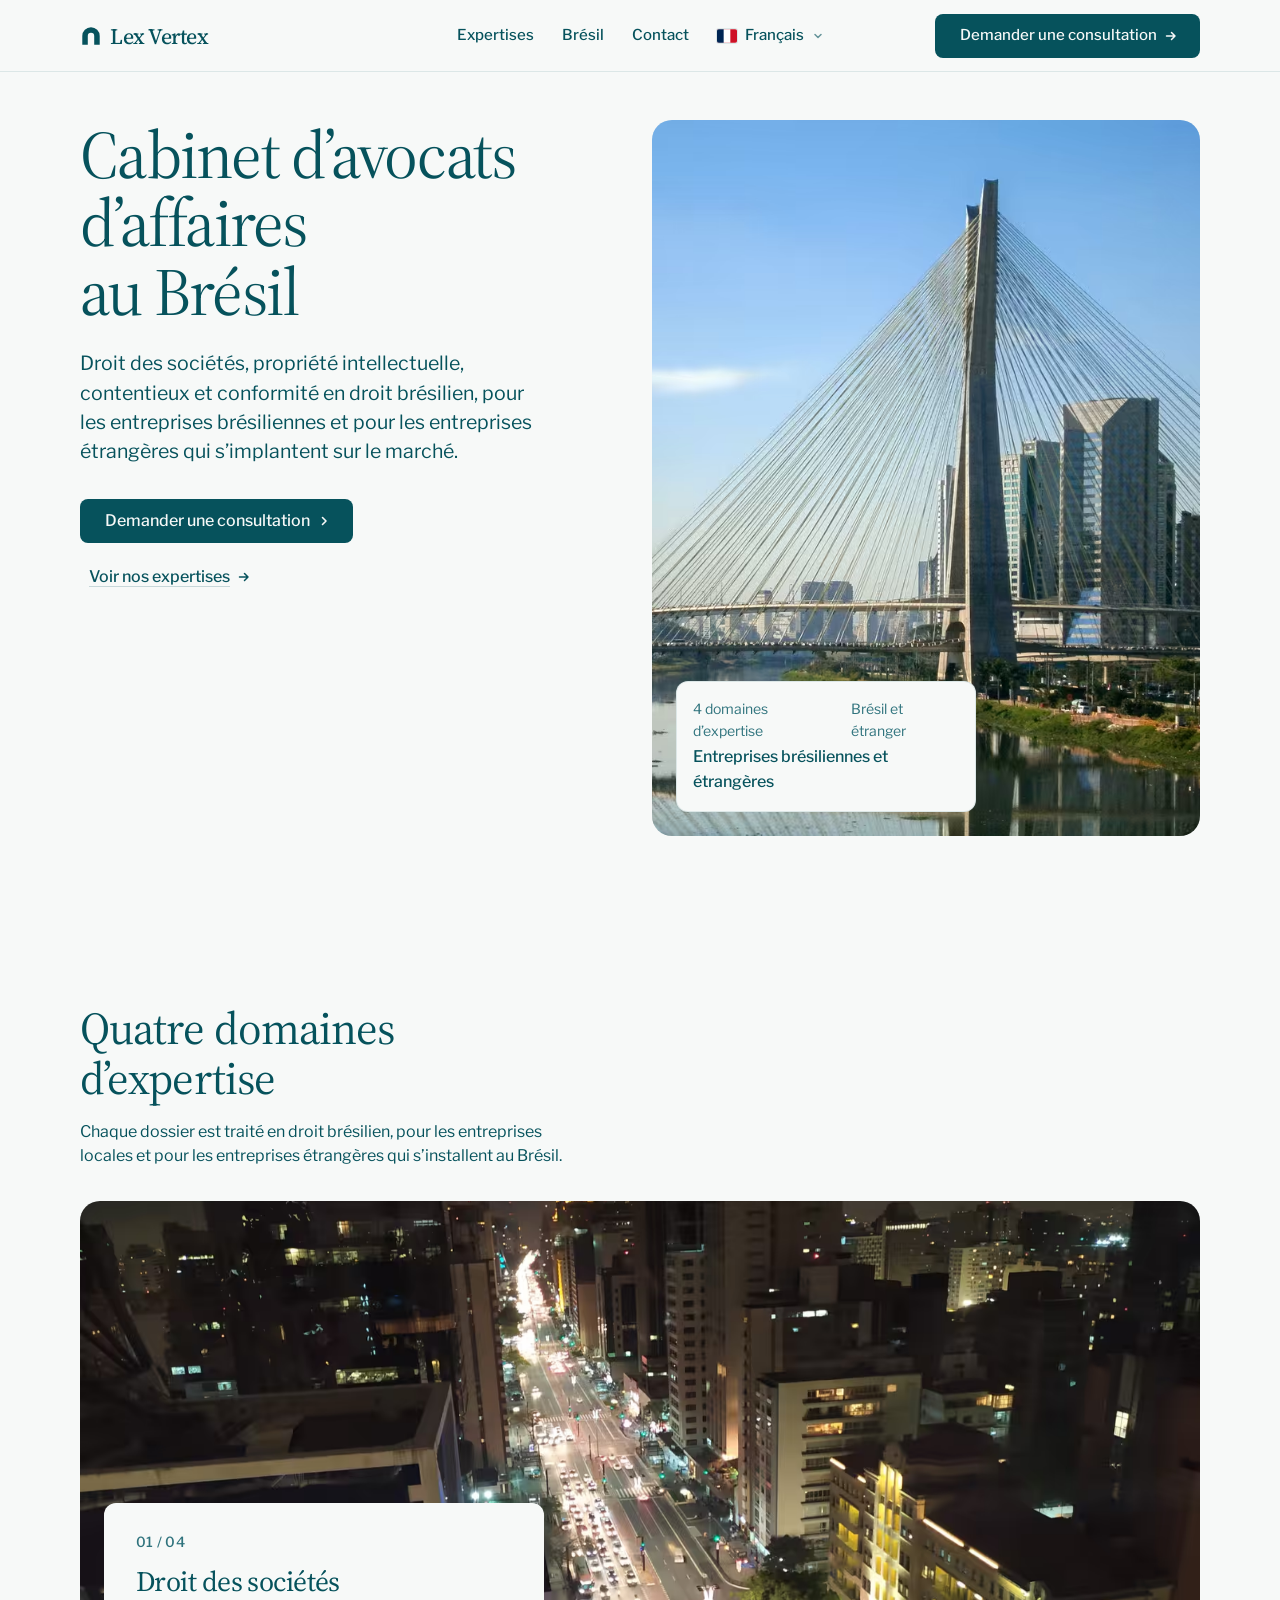
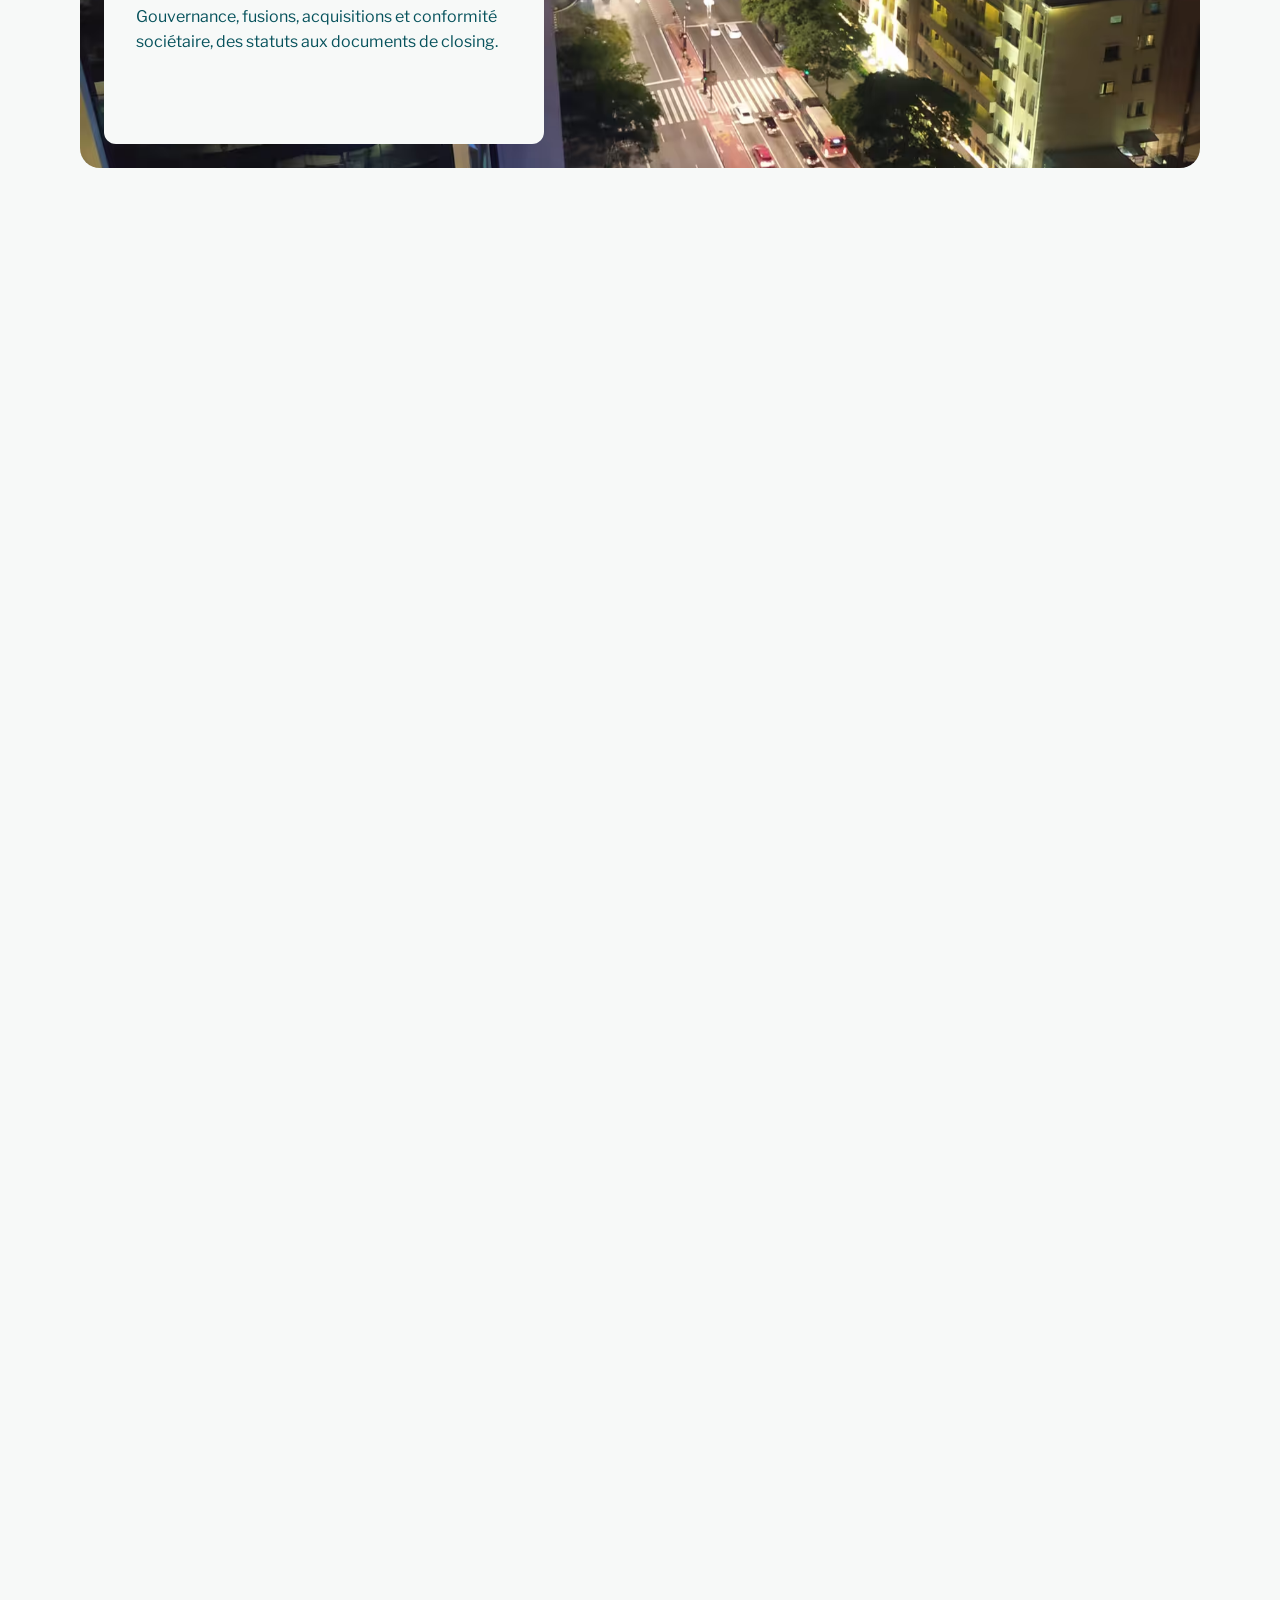
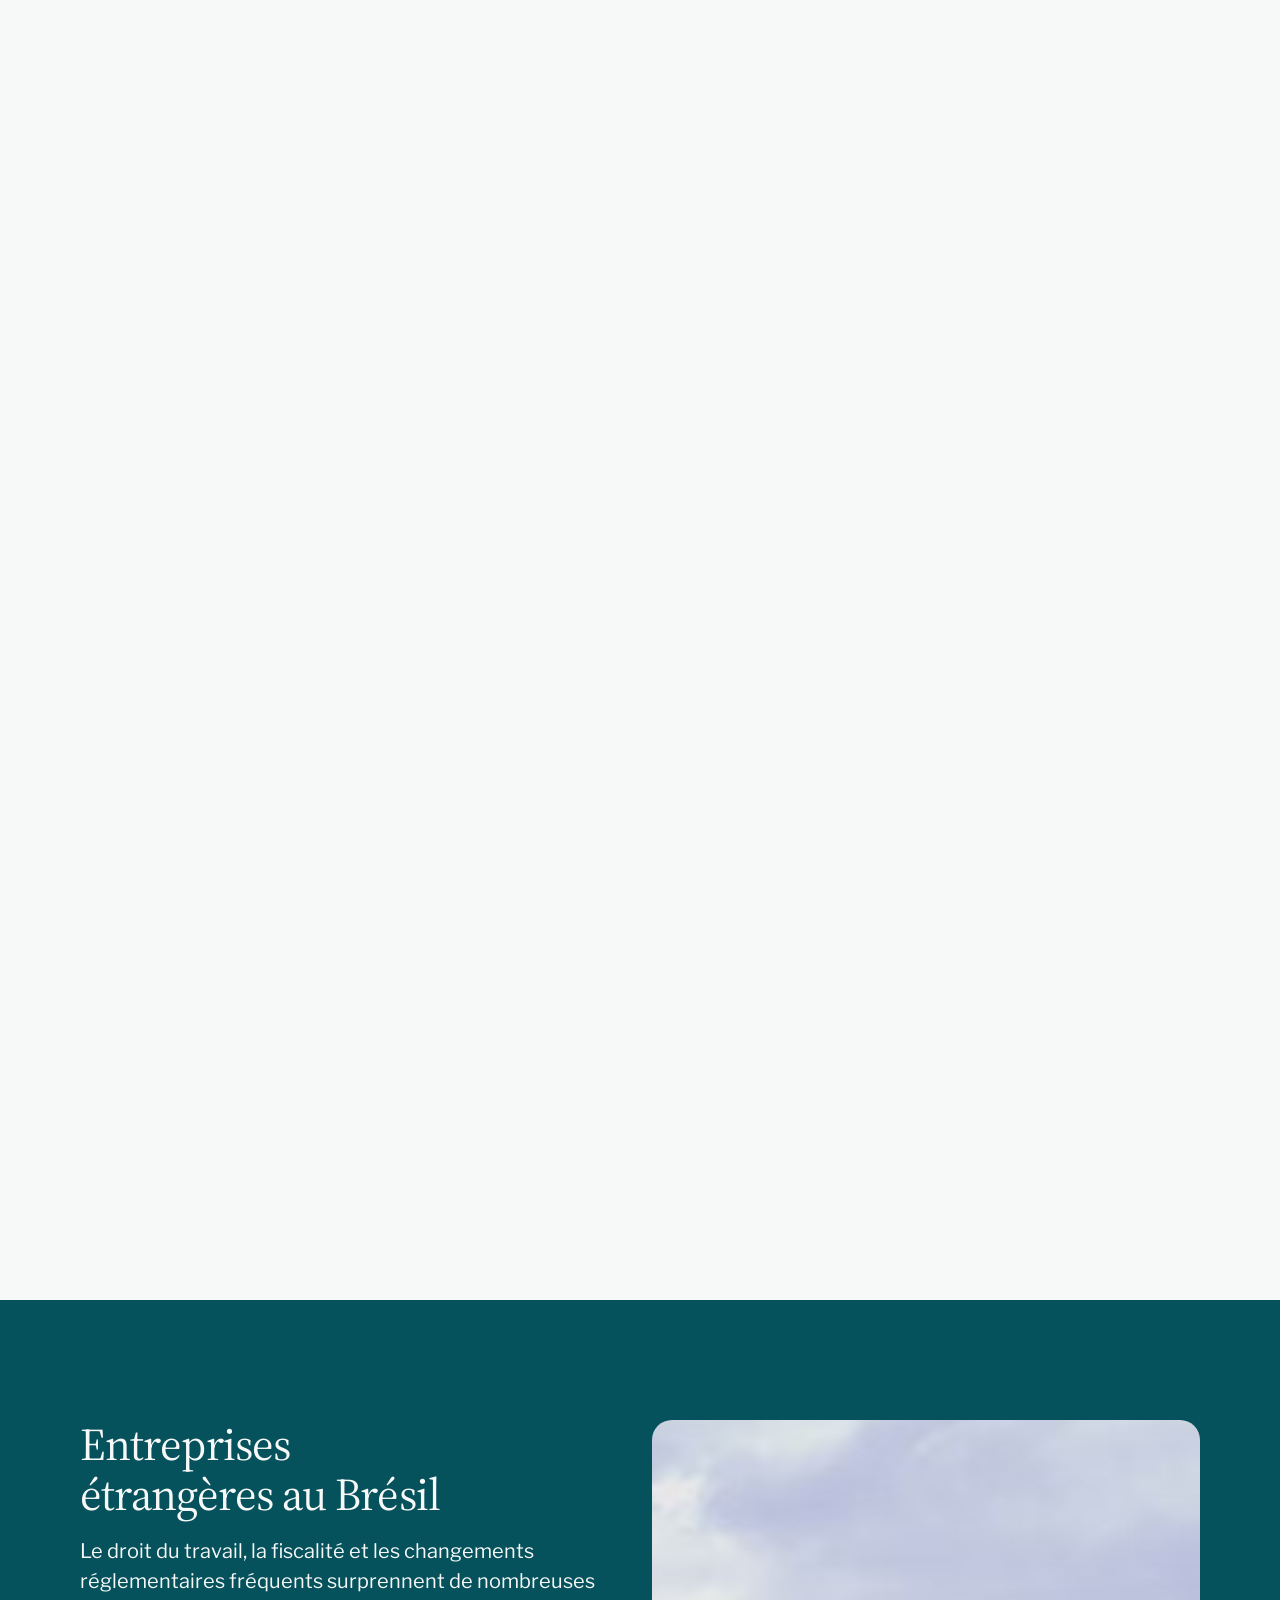
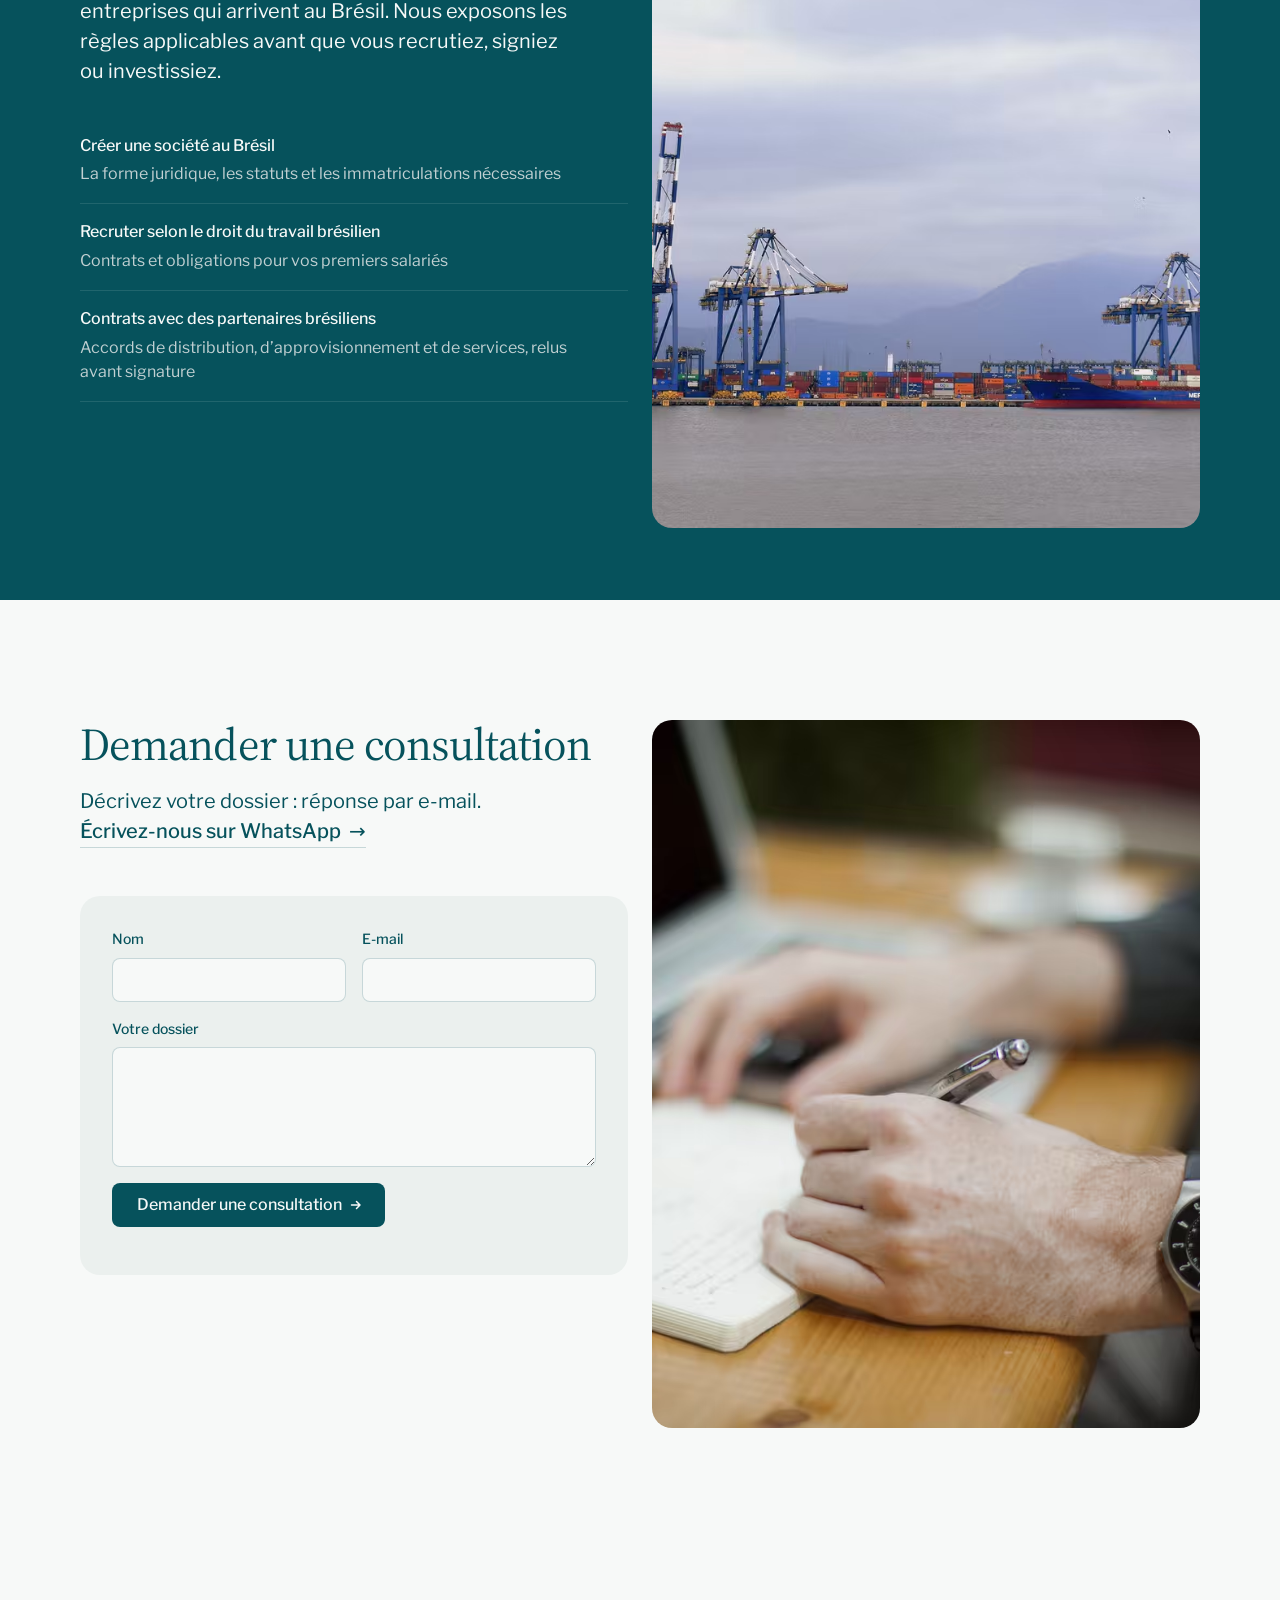
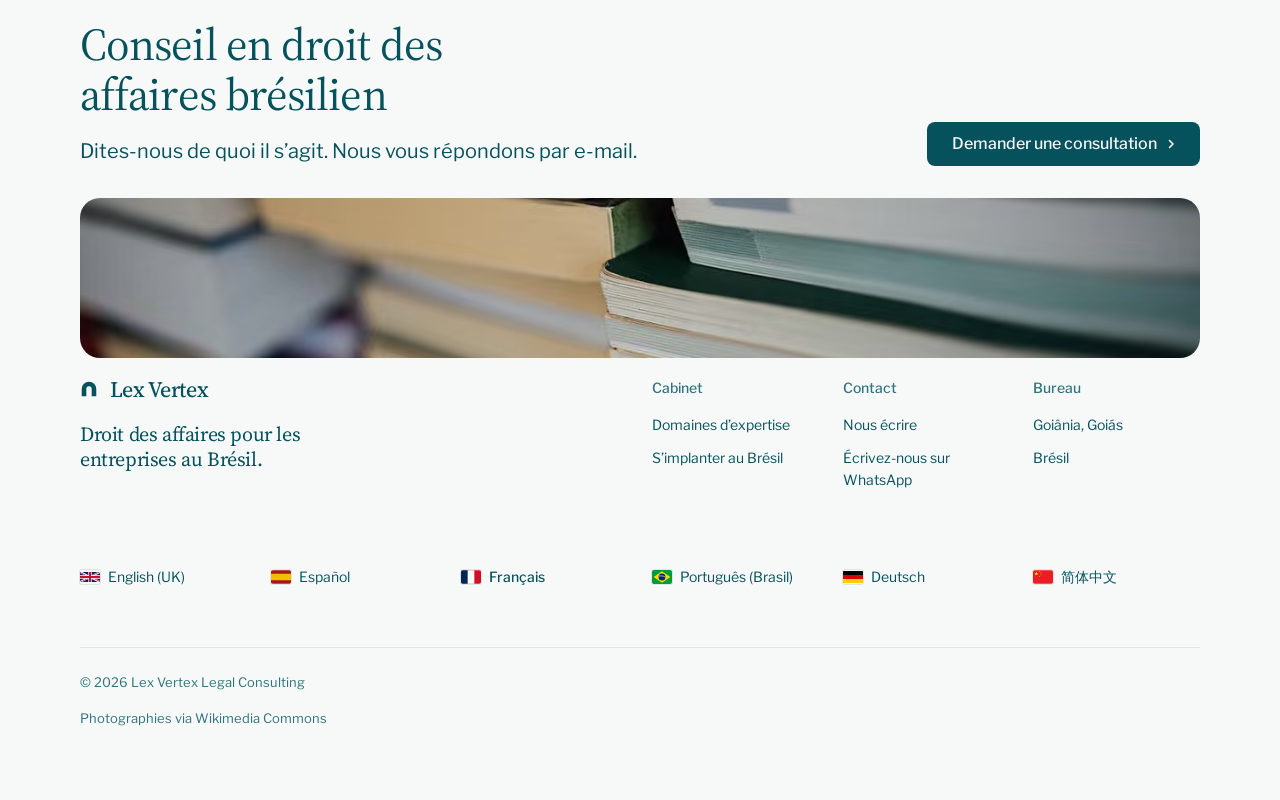
<file: fr/index.html>
<!doctype html>
<html lang="fr-FR" data-type="service" data-radius="soft" data-buttons="arrow" data-motion>
<head>
<meta charset="utf-8">
<meta name="viewport" content="width=device-width, initial-scale=1, viewport-fit=cover">
<title>Lex Vertex : cabinet d’avocats d’affaires au Brésil</title>
<meta name="description" content="Conseil en droit des sociétés, propriété intellectuelle, contentieux et conformité en droit brésilien, pour les entreprises brésiliennes et les entreprises étrangères qui s’implantent sur le marché.">
<meta property="og:type" content="website">
<meta property="og:title" content="Lex Vertex : cabinet d’avocats d’affaires au Brésil">
<meta property="og:description" content="Conseil en droit des sociétés, propriété intellectuelle, contentieux et conformité en droit brésilien.">
<meta property="og:image" content="https://www.lexvertex.com/share.jpg">
<meta property="og:locale" content="fr_FR">
<meta property="og:site_name" content="Lex Vertex">
<meta property="og:image:width" content="1440">
<meta property="og:image:height" content="900">
<meta property="og:image:alt" content="Lex Vertex : cabinet d’avocats d’affaires au Brésil">
<meta name="twitter:card" content="summary_large_image">
<meta name="twitter:title" content="Lex Vertex : cabinet d’avocats d’affaires au Brésil">
<meta name="twitter:description" content="Conseil en droit des sociétés, propriété intellectuelle, contentieux et conformité en droit brésilien.">
<meta name="twitter:image" content="https://www.lexvertex.com/share.jpg">
<meta name="robots" content="index, follow, max-image-preview:large, max-snippet:-1">
<meta name="author" content="Lex Vertex Legal Consulting">
<link rel="icon" href="../favicon.svg" type="image/svg+xml">
<meta name="theme-color" content="#f7f9f8">
<!--i18n:alternates-->
<link rel="canonical" href="https://www.lexvertex.com/fr/">
<meta property="og:url" content="https://www.lexvertex.com/fr/">
<meta property="og:locale:alternate" content="en_GB">
<meta property="og:locale:alternate" content="es_ES">
<meta property="og:locale:alternate" content="pt_BR">
<meta property="og:locale:alternate" content="de_DE">
<meta property="og:locale:alternate" content="zh_CN">
<link rel="alternate" hreflang="en-GB" href="https://www.lexvertex.com/">
<link rel="alternate" hreflang="es-ES" href="https://www.lexvertex.com/es/">
<link rel="alternate" hreflang="fr-FR" href="https://www.lexvertex.com/fr/">
<link rel="alternate" hreflang="pt-BR" href="https://www.lexvertex.com/pt-br/">
<link rel="alternate" hreflang="de-DE" href="https://www.lexvertex.com/de/">
<link rel="alternate" hreflang="zh-CN" href="https://www.lexvertex.com/zh/">
<link rel="alternate" hreflang="x-default" href="https://www.lexvertex.com/">
<script type="application/ld+json">{"@context":"https://schema.org","@graph":[{"@type":"LegalService","@id":"https://www.lexvertex.com/#firm","name":"Lex Vertex Legal Consulting","alternateName":"Lex Vertex","url":"https://www.lexvertex.com/","image":"https://www.lexvertex.com/share.jpg","description":"Conseil en droit des sociétés, propriété intellectuelle, contentieux et conformité en droit brésilien, pour les entreprises brésiliennes et les entreprises étrangères qui s’implantent sur le marché.","email":"moises@lexvertex.com","address":{"@type":"PostalAddress","addressLocality":"Goiânia","addressRegion":"GO","addressCountry":"BR"},"areaServed":{"@type":"Country","name":"Brazil"},"knowsLanguage":["en-GB","es-ES","fr-FR","pt-BR","de-DE","zh-CN"],"knowsAbout":["Brazilian law","Droit des sociétés","Propriété intellectuelle","Contentieux","Conformité et affaires réglementaires"],"contactPoint":{"@type":"ContactPoint","contactType":"customer service","email":"moises@lexvertex.com","url":"https://www.lexvertex.com/fr/#consult","availableLanguage":["en-GB","es-ES","fr-FR","pt-BR","de-DE","zh-CN"]},"hasOfferCatalog":{"@type":"OfferCatalog","name":"Domaines d’expertise","itemListElement":[{"@type":"Offer","itemOffered":{"@type":"Service","name":"Droit des sociétés","description":"Gouvernance, fusions, acquisitions et conformité sociétaire, des statuts aux documents de closing.","areaServed":{"@type":"Country","name":"Brazil"},"provider":{"@id":"https://www.lexvertex.com/#firm"}}},{"@type":"Offer","itemOffered":{"@type":"Service","name":"Propriété intellectuelle","description":"Dépôts de marques et de brevets auprès de l’INPI, actions contre les copies et contentieux en cas d’atteinte à un droit.","areaServed":{"@type":"Country","name":"Brazil"},"provider":{"@id":"https://www.lexvertex.com/#firm"}}},{"@type":"Offer","itemOffered":{"@type":"Service","name":"Contentieux","description":"Stratégie et représentation dans les litiges civils, commerciaux et du travail, de la première notification à la décision du tribunal.","areaServed":{"@type":"Country","name":"Brazil"},"provider":{"@id":"https://www.lexvertex.com/#firm"}}},{"@type":"Offer","itemOffered":{"@type":"Service","name":"Conformité et affaires réglementaires","description":"Programmes de conformité et revues des risques rédigés pour votre secteur, et tenus à jour à chaque évolution des règles brésiliennes.","areaServed":{"@type":"Country","name":"Brazil"},"provider":{"@id":"https://www.lexvertex.com/#firm"}}},{"@type":"Offer","itemOffered":{"@type":"Service","name":"Entreprises étrangères au Brésil","description":"Le droit du travail, la fiscalité et les changements réglementaires fréquents surprennent de nombreuses entreprises qui arrivent au Brésil. Nous exposons les règles applicables avant que vous recrutiez, signiez ou investissiez.","areaServed":{"@type":"Country","name":"Brazil"},"provider":{"@id":"https://www.lexvertex.com/#firm"}}}]}},{"@type":"WebSite","@id":"https://www.lexvertex.com/#website","url":"https://www.lexvertex.com/","name":"Lex Vertex","inLanguage":["en-GB","es-ES","fr-FR","pt-BR","de-DE","zh-CN"],"publisher":{"@id":"https://www.lexvertex.com/#firm"}},{"@type":"WebPage","@id":"https://www.lexvertex.com/fr/#webpage","url":"https://www.lexvertex.com/fr/","inLanguage":"fr-FR","name":"Lex Vertex : cabinet d’avocats d’affaires au Brésil","description":"Conseil en droit des sociétés, propriété intellectuelle, contentieux et conformité en droit brésilien, pour les entreprises brésiliennes et les entreprises étrangères qui s’implantent sur le marché.","isPartOf":{"@id":"https://www.lexvertex.com/#website"},"about":{"@id":"https://www.lexvertex.com/#firm"},"primaryImageOfPage":{"@type":"ImageObject","url":"https://www.lexvertex.com/share.jpg","width":1440,"height":900}}]}</script>
<!--/i18n:alternates-->
<meta name="site-kind" content="other">
<meta name="page-type" content="service">
<!-- the hero photograph is the LCP: fetch it first -->
<link rel="preload" as="image" type="image/avif" href="../assets/img/photo-f34410442-1280.avif" imagesrcset="../assets/img/photo-f34410442-640.avif 640w, ../assets/img/photo-f34410442-960.avif 960w, ../assets/img/photo-f34410442-1280.avif 1280w, ../assets/img/photo-f34410442-1600.avif 1600w, ../assets/img/photo-f34410442-2000.avif 2000w" imagesizes="(max-width: 639px) 200vw, (max-width: 1023px) 100vw, 1020px" fetchpriority="high">
<link rel="preconnect" href="https://fonts.googleapis.com">
<link rel="preconnect" href="https://fonts.gstatic.com" crossorigin>
<link href="https://fonts.googleapis.com/css2?family=Source+Serif+4:opsz,wght@8..60,400..700&family=Libre+Franklin:wght@400..600&display=swap" rel="stylesheet">
<link rel="stylesheet" href="../assets/system.css">
<link rel="stylesheet" href="../assets/ui/cards.css">
<link rel="stylesheet" href="../assets/motion/motion.css">
<link rel="stylesheet" href="../assets/layout/layout.css">
<style>
:root {
  --p-bg: #f7f9f8; --p-surface: #ebf0ee; --p-ink: #06525c; --p-muted: #2f737d;
  --p-accent: #06525c; --p-accent-ink: #f7f9f8; --p-action: #06525c; --p-action-ink: #f7f9f8;
  --p-inv-bg: #06525c; --p-inv-surface: #205d66; --p-inv-ink: #f7f9f8; --p-inv-muted: #c1d0d2;
  --p-inv-accent: #f7f9f8; --p-inv-accent-ink: #06525c; --p-inv-action: #f7f9f8; --p-inv-action-ink: #06525c;
  --font-display: "Source Serif 4", Georgia, serif;
  --font-text: "Libre Franklin", system-ui, sans-serif;
  --display-weight: 400;
  --display-tracking: -0.02em;
  --display-tracking-xl: -0.026em;
}
</style>
<!-- page CSS: only inside visuals -->
<style>
  .rows .rows__name small { display: block; font-weight: 400; color: var(--muted); font-size: var(--t-body); margin-top: var(--s-1); }
  /* picture-develops: the section's one photograph on the split's right column */
  .develop { margin: 0; border-radius: var(--r-lg); overflow: hidden; height: min(708px, calc(100svh - 192px)); }
  .develop > img { display: block; width: 100%; height: 100%; object-fit: cover; }
  @media (max-width: 1023px) { .develop { height: auto; aspect-ratio: 4 / 3; margin-top: var(--s-7); } }
  /* phone: the words on screen one, the photograph filling screen two */
  @media (max-width: 639px) { #brazil .develop, #consult .consult__photo { aspect-ratio: auto; height: 100%; margin-top: 0; align-self: stretch; } }
  /* the consultation form's panel */
  .form-panel { background: var(--g-alt, var(--surface)); border-radius: var(--r-lg); padding: var(--s-6); }
  @media (max-width: 639px) { .form-panel { padding: var(--s-4); } }
  .consult__photo { margin: 0; border-radius: var(--r-lg); overflow: hidden; align-self: stretch; }
  @media (min-width: 1024px) { .consult__photo { min-height: min(708px, calc(100svh - 192px)); } }
  .consult__photo > img { display: block; width: 100%; height: 100%; object-fit: cover; object-position: 58% 55%; }
  @media (max-width: 1023px) { .consult__photo { aspect-ratio: 16 / 9; margin-top: var(--s-7); } }
  /* the tablet stacks the form split: two screens there; the market-entry photograph goes wide so that section keeps one */
  @media (min-width: 640px) and (max-width: 1023px) { #brazil .develop { aspect-ratio: 21 / 9; } #consult .consult__photo { aspect-ratio: 3 / 1; } }
  @media (min-width: 1024px) and (max-width: 1279px) { .form-panel { padding: var(--s-5); } }
  /* Chinese: the Latin faces carry no Chinese glyphs, so the system's own CJK faces take over (no extra download) */
  html:lang(zh) { --font-display: "Source Serif 4", "Songti SC", "Noto Serif SC", "SimSun", serif; --font-text: "Libre Franklin", "PingFang SC", "Hiragino Sans GB", "Microsoft YaHei", "Noto Sans SC", sans-serif; --display-tracking: 0; --display-tracking-xl: 0; }
  /* the language list in the nav panel and the footer */
  /* the footer's language row sits on the page's own columns: six across, three on a tablet, two on a phone */
  .lang-grid { display: grid; grid-template-columns: repeat(6, minmax(0, 1fr)); column-gap: 24px; margin-top: var(--s-4); font-size: var(--t-small); }
  .lang-grid a { min-height: 44px; }
  @media (max-width: 1023px) { .lang-grid { grid-template-columns: repeat(3, minmax(0, 1fr)); } }
  @media (max-width: 639px) { .lang-grid { grid-template-columns: repeat(2, minmax(0, 1fr)); column-gap: 12px; } }
  .lang-grid a[aria-current="true"], .lang-menu .lang-link[aria-current="true"] { font-weight: 500; }
  .lang-link, .menu-col a.lang-link, .nav__link.lang-current { display: inline-flex; align-items: center; gap: var(--s-2); }
  /* the language menu: a small dropdown right under its selector, as wide as the longest name */
  @media (min-width: 1024px) {
    .nav__item--lang { position: relative; }
    .nav__item--lang > .lang-menu { left: 0; right: auto; width: max-content; min-width: 100%; padding: var(--s-2) 0; border: 1px solid var(--line); border-top: 0; border-radius: 0 0 var(--r-md) var(--r-md); display: grid; }
    .lang-menu .lang-link { padding: var(--s-2) var(--s-4); min-height: 44px; }
    .lang-menu .lang-link:hover { color: var(--action); background: var(--surface); }
  }
  /* phone: the header keeps the logo and the menu button; the main action sits in the menu sheet and the hero */
  @media (max-width: 639px) { .nav:not(.is-open) .nav__actions { display: none; } .nav:not(.is-open) .nav__actions + .nav__toggle { margin-left: auto; } }
  @media (max-width: 1023px) { .nav.is-open .lang-menu .lang-link { display: flex; min-height: 44px; } }
  .flag { width: 20px; height: 14px; border-radius: 2px; box-shadow: 0 0 0 1px var(--line); flex: none; }
</style>
<script>document.documentElement.classList.add('m-enter');setTimeout(()=>document.documentElement.classList.add('m-enter-done'),700)</script>
<script>document.documentElement.classList.add('mo-js');setTimeout(()=>document.documentElement.classList.add('mo-safe'),2500)</script>
<link rel="modulepreload" href="../assets/moments/moments.js">
<link rel="modulepreload" href="../assets/moments/lib.js">
<link rel="modulepreload" href="../assets/moments/photo-chapters/moment.js">
<link rel="modulepreload" href="../assets/moments/picture-develops/moment.js">
</head>
<body>
<!-- type: service (business law firm, Brazil)
     deal: hero split, nav nav-centre, close close-photo, footer footer-columns, rhythm dark-band, buttons arrow, mark arc,
           palette teal-on-paper, type source-serif (second pairing: the client's logo is a classical serif over a plain sans)
     moments: photo-chapters in #practice (four practice areas, one photograph each, shown in the space of one screen);
              picture-develops in #brazil (the port photograph comes up once as the market-entry section arrives) -->

<header class="nav nav--centre">
  <div class="wrap nav__bar">
    <a class="skip-link" href="#top">Aller au contenu</a>
    <a class="nav__logo" href="#top"><span class="mark" data-mark="arc" aria-hidden="true"></span>Lex Vertex</a>
    <nav class="nav__links" aria-label="Principal">
      <div class="nav__item"><a class="nav__link" href="#practice">Expertises</a></div>
      <div class="nav__item"><a class="nav__link" href="#brazil">Brésil</a></div>
      <div class="nav__item"><a class="nav__link" href="#contact">Contact</a></div>
      <!--i18n:switch--><div class="nav__item nav__item--lang"><a class="nav__link lang-current" href="#languages" aria-label="Langue: Français"><img class="flag" src="../flags/fr.svg" width="20" height="14" alt=""><span>Français</span> <svg class="chev" viewBox="0 0 12 12" aria-hidden="true"><path d="M3 4.5l3 3 3-3" fill="none" stroke="currentColor" stroke-width="1.5" stroke-linecap="round" stroke-linejoin="round"/></svg></a>
        <div class="nav__menu lang-menu">
          <a class="lang-link" href="../" hreflang="en-GB" lang="en-GB"><img class="flag" src="../flags/gb.svg" width="20" height="14" alt="" loading="lazy" decoding="async"><span>English (UK)</span></a>
          <a class="lang-link" href="../es/" hreflang="es-ES" lang="es-ES"><img class="flag" src="../flags/es.svg" width="20" height="14" alt="" loading="lazy" decoding="async"><span>Español</span></a>
          <a class="lang-link" href="../fr/" hreflang="fr-FR" lang="fr-FR" aria-current="true"><img class="flag" src="../flags/fr.svg" width="20" height="14" alt="" loading="lazy" decoding="async"><span>Français</span></a>
          <a class="lang-link" href="../pt-br/" hreflang="pt-BR" lang="pt-BR"><img class="flag" src="../flags/br.svg" width="20" height="14" alt="" loading="lazy" decoding="async"><span>Português (Brasil)</span></a>
          <a class="lang-link" href="../de/" hreflang="de-DE" lang="de-DE"><img class="flag" src="../flags/de.svg" width="20" height="14" alt="" loading="lazy" decoding="async"><span>Deutsch</span></a>
          <a class="lang-link" href="../zh/" hreflang="zh-CN" lang="zh-CN"><img class="flag" src="../flags/cn.svg" width="20" height="14" alt="" loading="lazy" decoding="async"><span>简体中文</span></a>
        </div>
      </div><!--/i18n:switch-->
    </nav>
    <div class="nav__actions">
      <a class="btn btn--primary" href="#consult">Demander une consultation</a>
    </div>
    <button class="nav__toggle" type="button" aria-expanded="false" aria-label="Menu">
      <svg width="18" height="18" viewBox="0 0 18 18" aria-hidden="true"><path d="M2 5h14M2 13h14" stroke="currentColor" stroke-width="1.6" stroke-linecap="round"/></svg>
    </button>
  </div>
</header>

<main id="top">
  <section class="hero hero--split" data-enter aria-labelledby="hero-h">
    <div class="wrap"><div class="hero-text grid hero__grid">
      <div class="hero__text span-5">
        <h1 id="hero-h">Cabinet d’avocats d’affaires au Brésil</h1>
        <p class="hero__lead">Droit des sociétés, propriété intellectuelle, contentieux et conformité en droit brésilien, pour les entreprises brésiliennes et pour les entreprises étrangères qui s’implantent sur le marché.</p>
        <div class="btn-row">
          <a class="btn btn--primary" href="#consult">Demander une consultation<svg class="m-arrow" viewBox="0 0 12 12" aria-hidden="true"><path class="m-arrow__stem" d="M1 6h8"/><path class="m-arrow__head" d="M4.5 2.5 8 6l-3.5 3.5"/></svg></a>
          <a class="btn btn--secondary" href="#practice">Voir nos expertises</a>
        </div>
      </div>
      <div class="hero__media span-6 start-7">
        <!-- stand-in: the Ponte Estaiada (Octávio Frias de Oliveira bridge), São Paulo (Wikimedia Commons, CC0). Client's file to come: the office or the team at work -->
        <img src="../assets/img/photo-f34410442-1280.avif" srcset="../assets/img/photo-f34410442-640.avif 640w, ../assets/img/photo-f34410442-960.avif 960w, ../assets/img/photo-f34410442-1280.avif 1280w, ../assets/img/photo-f34410442-1600.avif 1600w, ../assets/img/photo-f34410442-2000.avif 2000w" sizes="(max-width: 639px) 200vw, (max-width: 1023px) 100vw, 1020px" width="2000" height="1403" alt="Le pont Estaiada à São Paulo, ses haubans déployés depuis un haut pylône au-dessus du fleuve Pinheiros, des tours de bureaux à l’arrière-plan" style="--ly-pos: 56% 50%" fetchpriority="high" decoding="async" data-source="stand-in" data-subject="Ponte Estaiada, São Paulo">
        <div class="ly-float">
          <div class="ly-float__row"><span>4 domaines d’expertise</span><span>Brésil et étranger</span></div>
          <div class="ly-float__title">Entreprises brésiliennes et étrangères</div>
        </div>
      </div>
    </div></div>
  </section>

  <section class="section" id="practice" data-moment="photo-chapters" aria-labelledby="practice-h">
    <div class="wrap mo-ph">
      <div class="mo-ph__head"><h2 id="practice-h">Quatre domaines d’expertise</h2><p>Chaque dossier est traité en droit brésilien, pour les entreprises locales et pour les entreprises étrangères qui s’installent au Brésil.</p></div>
      <ol class="mo-ph__list">
        <li class="mo-ph__ch">
          <figure class="mo-ph__pic"><img src="../assets/img/photo-f113099817-1600.avif" srcset="../assets/img/photo-f113099817-640.avif 640w, ../assets/img/photo-f113099817-1024.avif 1024w, ../assets/img/photo-f113099817-1600.avif 1600w, ../assets/img/photo-f113099817-2000.avif 2000w" sizes="(max-width: 639px) 210vw, (max-width: 1023px) 160vw, 1280px" width="2000" height="1500" alt="L’avenue Paulista à São Paulo de nuit, ses tours de bureaux éclairées le long de l’avenue" loading="lazy" decoding="async" data-source="stand-in" data-subject="Avenida Paulista, São Paulo"></figure>
          <h3>Droit des sociétés</h3>
          <p>Gouvernance, fusions, acquisitions et conformité sociétaire, des statuts aux documents de closing.</p>
        </li>
        <li class="mo-ph__ch">
          <figure class="mo-ph__pic"><img src="../assets/img/photo-d183-1600.avif" srcset="../assets/img/photo-d183-640.avif 640w, ../assets/img/photo-d183-1024.avif 1024w, ../assets/img/photo-d183-1600.avif 1600w, ../assets/img/photo-d183-2000.avif 2000w" sizes="(max-width: 639px) 210vw, (max-width: 1023px) 160vw, 1280px" width="2000" height="1334" alt="Un carnet ouvert, un crayon posé sur ses pages blanches" loading="lazy" decoding="async" data-source="library-d183" data-subject="notebook and pencil"></figure>
          <h3>Propriété intellectuelle</h3>
          <p>Dépôts de marques et de brevets auprès de l’INPI, actions contre les copies et contentieux en cas d’atteinte à un droit.</p>
        </li>
        <li class="mo-ph__ch">
          <figure class="mo-ph__pic"><img src="../assets/img/photo-f123446798-1600.avif" srcset="../assets/img/photo-f123446798-640.avif 640w, ../assets/img/photo-f123446798-1024.avif 1024w, ../assets/img/photo-f123446798-1600.avif 1600w, ../assets/img/photo-f123446798-2000.avif 2000w" sizes="(max-width: 639px) 210vw, (max-width: 1023px) 160vw, 1280px" width="1600" height="1066" alt="La statue de la Justice devant le Tribunal fédéral suprême à Brasília, éclairée de nuit" loading="lazy" decoding="async" data-source="stand-in" data-subject="Supreme Federal Court, Brasília"></figure>
          <h3>Contentieux</h3>
          <p>Stratégie et représentation dans les litiges civils, commerciaux et du travail, de la première notification à la décision du tribunal.</p>
        </li>
        <li class="mo-ph__ch">
          <figure class="mo-ph__pic"><img src="../assets/img/photo-f83499681-1600.avif" srcset="../assets/img/photo-f83499681-640.avif 640w, ../assets/img/photo-f83499681-1024.avif 1024w, ../assets/img/photo-f83499681-1600.avif 1600w, ../assets/img/photo-f83499681-2000.avif 2000w" sizes="(max-width: 639px) 210vw, (max-width: 1023px) 160vw, 1280px" width="2000" height="1334" alt="Le Congrès national à Brasília, ses deux tours entre les coupoles du Sénat et de la Chambre" loading="lazy" decoding="async" data-source="stand-in" data-subject="National Congress, Brasília"></figure>
          <h3>Conformité et affaires réglementaires</h3>
          <p>Programmes de conformité et revues des risques rédigés pour votre secteur, et tenus à jour à chaque évolution des règles brésiliennes.</p>
        </li>
      </ol>
    </div>
  </section>

  <section class="section ground-inverse g2m" id="brazil" aria-labelledby="brazil-h">
    <div class="wrap grid grid--top">
      <div class="span-6">
        <div class="section-head">
          <h2 id="brazil-h">Entreprises étrangères au Brésil</h2>
          <p>Le droit du travail, la fiscalité et les changements réglementaires fréquents surprennent de nombreuses entreprises qui arrivent au Brésil. Nous exposons les règles applicables avant que vous recrutiez, signiez ou investissiez.</p>
        </div>
        <ul class="rows">
          <li><span class="rows__name">Créer une société au Brésil<small>La forme juridique, les statuts et les immatriculations nécessaires</small></span></li>
          <li><span class="rows__name">Recruter selon le droit du travail brésilien<small>Contrats et obligations pour vos premiers salariés</small></span></li>
          <li><span class="rows__name">Contrats avec des partenaires brésiliens<small>Accords de distribution, d’approvisionnement et de services, relus avant signature</small></span></li>
        </ul>
      </div>
      <!-- stand-in: the container port of Santos (Wikimedia Commons) -->
      <figure class="develop span-6 start-7" data-moment="picture-develops"><img src="../assets/img/photo-f94361145-1024.avif" srcset="../assets/img/photo-f94361145-640.avif 640w, ../assets/img/photo-f94361145-1024.avif 1024w, ../assets/img/photo-f94361145-1600.avif 1600w" sizes="(max-width: 639px) 300vw, (max-width: 1023px) 100vw, 1300px" width="1600" height="872" alt="Portiques à conteneurs et un cargo dans le port de Santos, des collines à l’arrière-plan" loading="lazy" decoding="async" data-source="stand-in" data-subject="port of Santos"></figure>
    </div>
  </section>

  <section class="section g2m" id="consult" aria-labelledby="consult-h">
    <div class="wrap grid grid--top">
      <div class="span-6">
        <div class="section-head">
          <h2 id="consult-h">Demander une consultation</h2>
          <p>Décrivez votre dossier : réponse par e-mail. <a class="link" href="https://wa.me/5562992818615">Écrivez-nous sur WhatsApp</a></p>
        </div>
        <div class="form-panel">
        <form class="form" action="mailto:moises@lexvertex.com" method="post" enctype="text/plain" data-endpoint="" data-fix="Champs à corriger : {n}." data-sending="Envoi en cours" data-failed="Non envoyé : la connexion a échoué. Votre texte est conservé ; réessayez." novalidate>
          <div class="field"><label for="f-name">Nom</label>
            <input id="f-name" name="name" type="text" autocomplete="name" required aria-describedby="f-name-err">
            <p class="field__error" id="f-name-err" hidden>Indiquez votre nom complet.</p></div>
          <div class="field"><label for="f-email">E-mail</label>
            <input id="f-email" name="email" type="email" autocomplete="email" inputmode="email" required aria-describedby="f-email-err">
            <p class="field__error" id="f-email-err" hidden>Indiquez une adresse e-mail avec un @, comme nom@entreprise.com.</p></div>
          <div class="field field--full"><label for="f-matter">Votre dossier</label>
            <textarea id="f-matter" name="matter" rows="3" required aria-describedby="f-matter-err"></textarea>
            <p class="field__error" id="f-matter-err" hidden>Décrivez le dossier en quelques lignes : ce qui s’est passé et ce dont vous avez besoin.</p></div>
          <div class="btn-row"><button class="btn btn--primary" type="submit">Demander une consultation</button></div>
          <p class="form__status" role="status" data-form-status></p>
        </form>
        </div>
      </div>
      <figure class="consult__photo span-6 start-7"><img src="../assets/img/photo-f41430144-1024.avif" srcset="../assets/img/photo-f41430144-640.avif 640w, ../assets/img/photo-f41430144-1024.avif 1024w, ../assets/img/photo-f41430144-1600.avif 1600w" sizes="(max-width: 639px) 250vw, (max-width: 1023px) 100vw, 1070px" width="1600" height="1067" alt="Une main prend des notes au stylo dans un carnet sur un bureau, un ordinateur portable ouvert derrière" loading="lazy" decoding="async" data-source="stand-in" data-subject="notes at a desk"></figure>
    </div>
  </section>
</main>

<footer class="footer closing" id="contact" aria-labelledby="close-h">
  <div class="wrap">
    <div class="closing__cta close--photo">
      <div class="section-head--split">
        <div><h2 id="close-h">Conseil en droit des affaires brésilien</h2><p class="t-lead">Dites-nous de quoi il s’agit. Nous vous répondons par e-mail.</p></div>
        <a class="btn btn--primary" href="#consult">Demander une consultation<svg class="m-arrow" viewBox="0 0 12 12" aria-hidden="true"><path class="m-arrow__stem" d="M1 6h8"/><path class="m-arrow__head" d="M4.5 2.5 8 6l-3.5 3.5"/></svg></a>
      </div>
      <div class="close__media"><img src="../assets/img/photo-c877-1280.avif" srcset="../assets/img/photo-c877-640.avif 640w, ../assets/img/photo-c877-1024.avif 1024w, ../assets/img/photo-c877-1280.avif 1280w" sizes="(max-width: 639px) 170vw, (max-width: 1023px) 100vw, 1280px" width="1280" height="854" alt="Piles de livres vues de près, tranches et couvertures" loading="lazy" decoding="async" data-source="library-c877" data-subject="stacked books"></div>
    </div>
    <div class="closing__links">
      <div class="grid">
        <div class="span-4 stack-4">
          <a class="nav__logo" href="#top"><span class="mark" data-mark="arc" aria-hidden="true"></span>Lex Vertex</a>
          <p class="footer__lede">Droit des affaires pour les entreprises au Brésil.</p>
        </div>
        <div class="span-2 start-7 footer__col"><h3>Cabinet</h3><ul><li><a href="#practice">Domaines d’expertise</a></li><li><a href="#brazil">S’implanter au Brésil</a></li></ul></div>
        <div class="span-2 footer__col"><h3>Contact</h3><ul><li><a href="mailto:moises@lexvertex.com">Nous écrire</a></li><li><a href="https://wa.me/5562992818615">Écrivez-nous sur WhatsApp</a></li></ul></div>
        <div class="span-2 footer__col"><h3>Bureau</h3><ul><li>Goiânia, Goiás</li><li>Brésil</li></ul></div>
      </div>
      <!--i18n:footer--><nav id="languages" class="lang-grid" aria-label="Langue"><a class="lang-link" href="../" hreflang="en-GB" lang="en-GB"><img class="flag" src="../flags/gb.svg" width="20" height="14" alt="" loading="lazy" decoding="async"><span>English (UK)</span></a><a class="lang-link" href="../es/" hreflang="es-ES" lang="es-ES"><img class="flag" src="../flags/es.svg" width="20" height="14" alt="" loading="lazy" decoding="async"><span>Español</span></a><a class="lang-link" href="../fr/" hreflang="fr-FR" lang="fr-FR" aria-current="true"><img class="flag" src="../flags/fr.svg" width="20" height="14" alt="" loading="lazy" decoding="async"><span>Français</span></a><a class="lang-link" href="../pt-br/" hreflang="pt-BR" lang="pt-BR"><img class="flag" src="../flags/br.svg" width="20" height="14" alt="" loading="lazy" decoding="async"><span>Português (Brasil)</span></a><a class="lang-link" href="../de/" hreflang="de-DE" lang="de-DE"><img class="flag" src="../flags/de.svg" width="20" height="14" alt="" loading="lazy" decoding="async"><span>Deutsch</span></a><a class="lang-link" href="../zh/" hreflang="zh-CN" lang="zh-CN"><img class="flag" src="../flags/cn.svg" width="20" height="14" alt="" loading="lazy" decoding="async"><span>简体中文</span></a></nav><!--/i18n:footer-->
      <div class="footer__legal">
        <span>&copy; 2026 Lex Vertex Legal Consulting</span>
        <div class="socials"></div>
        <a class="credits" href="../credits.html">Photographies via Wikimedia Commons</a>
      </div>
    </div>
  </div>
</footer>


<script type="module" src="../assets/system.js"></script>
<script type="module" src="../assets/motion/motion.js"></script>
<script type="module" src="../assets/layout/layout.js"></script>
</body>
</html>
</file>
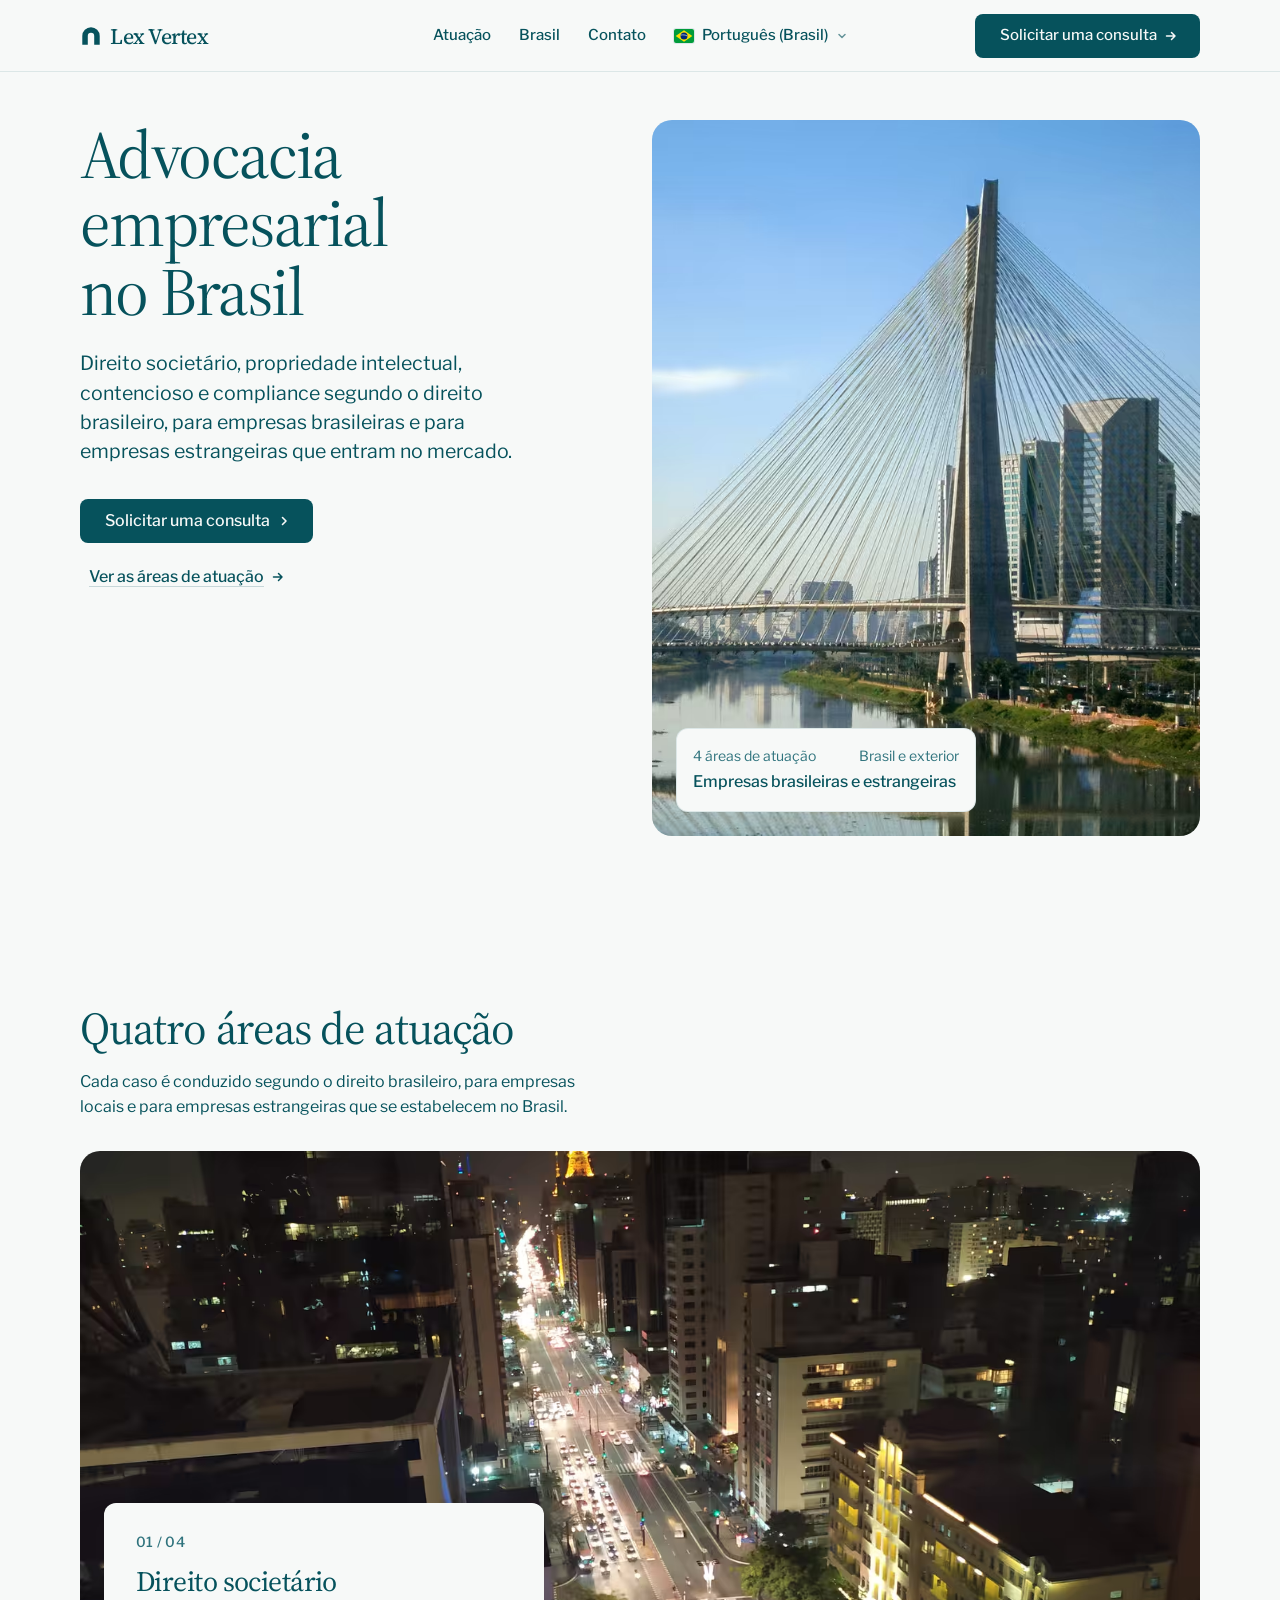
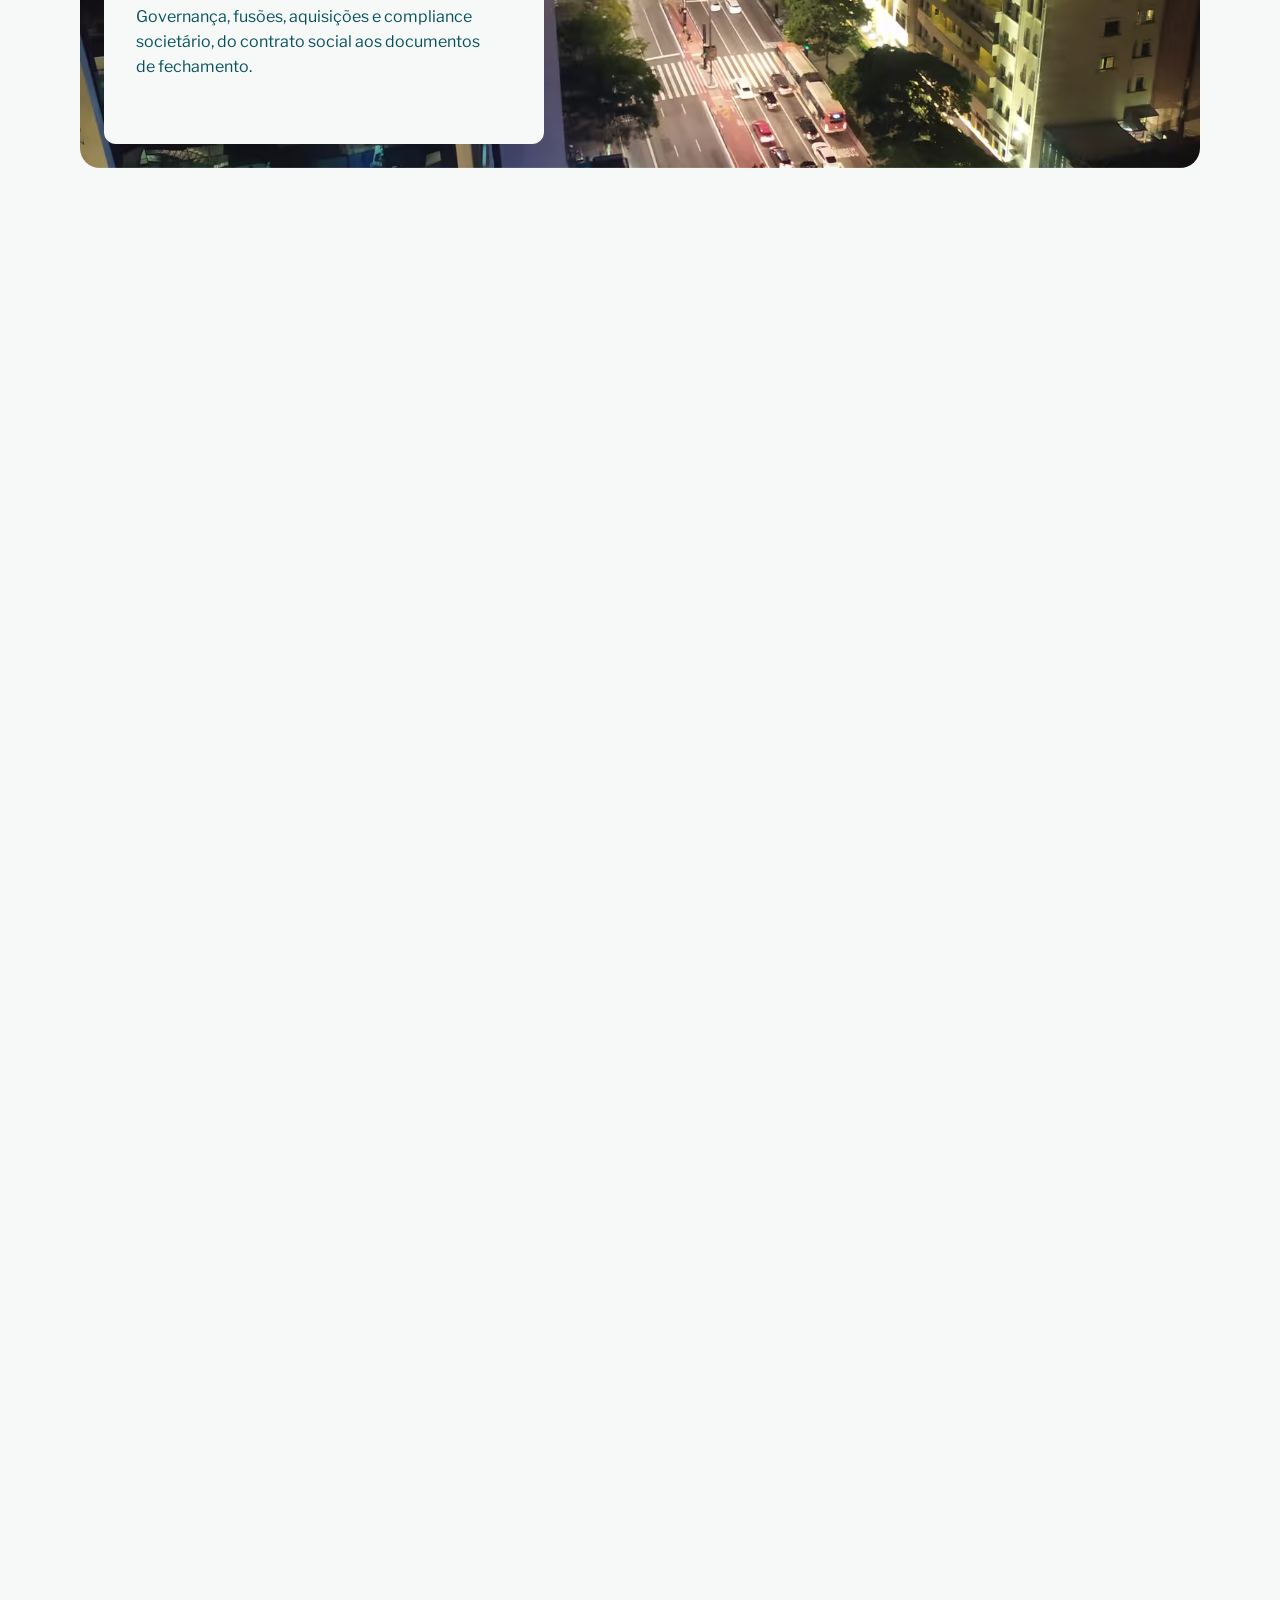
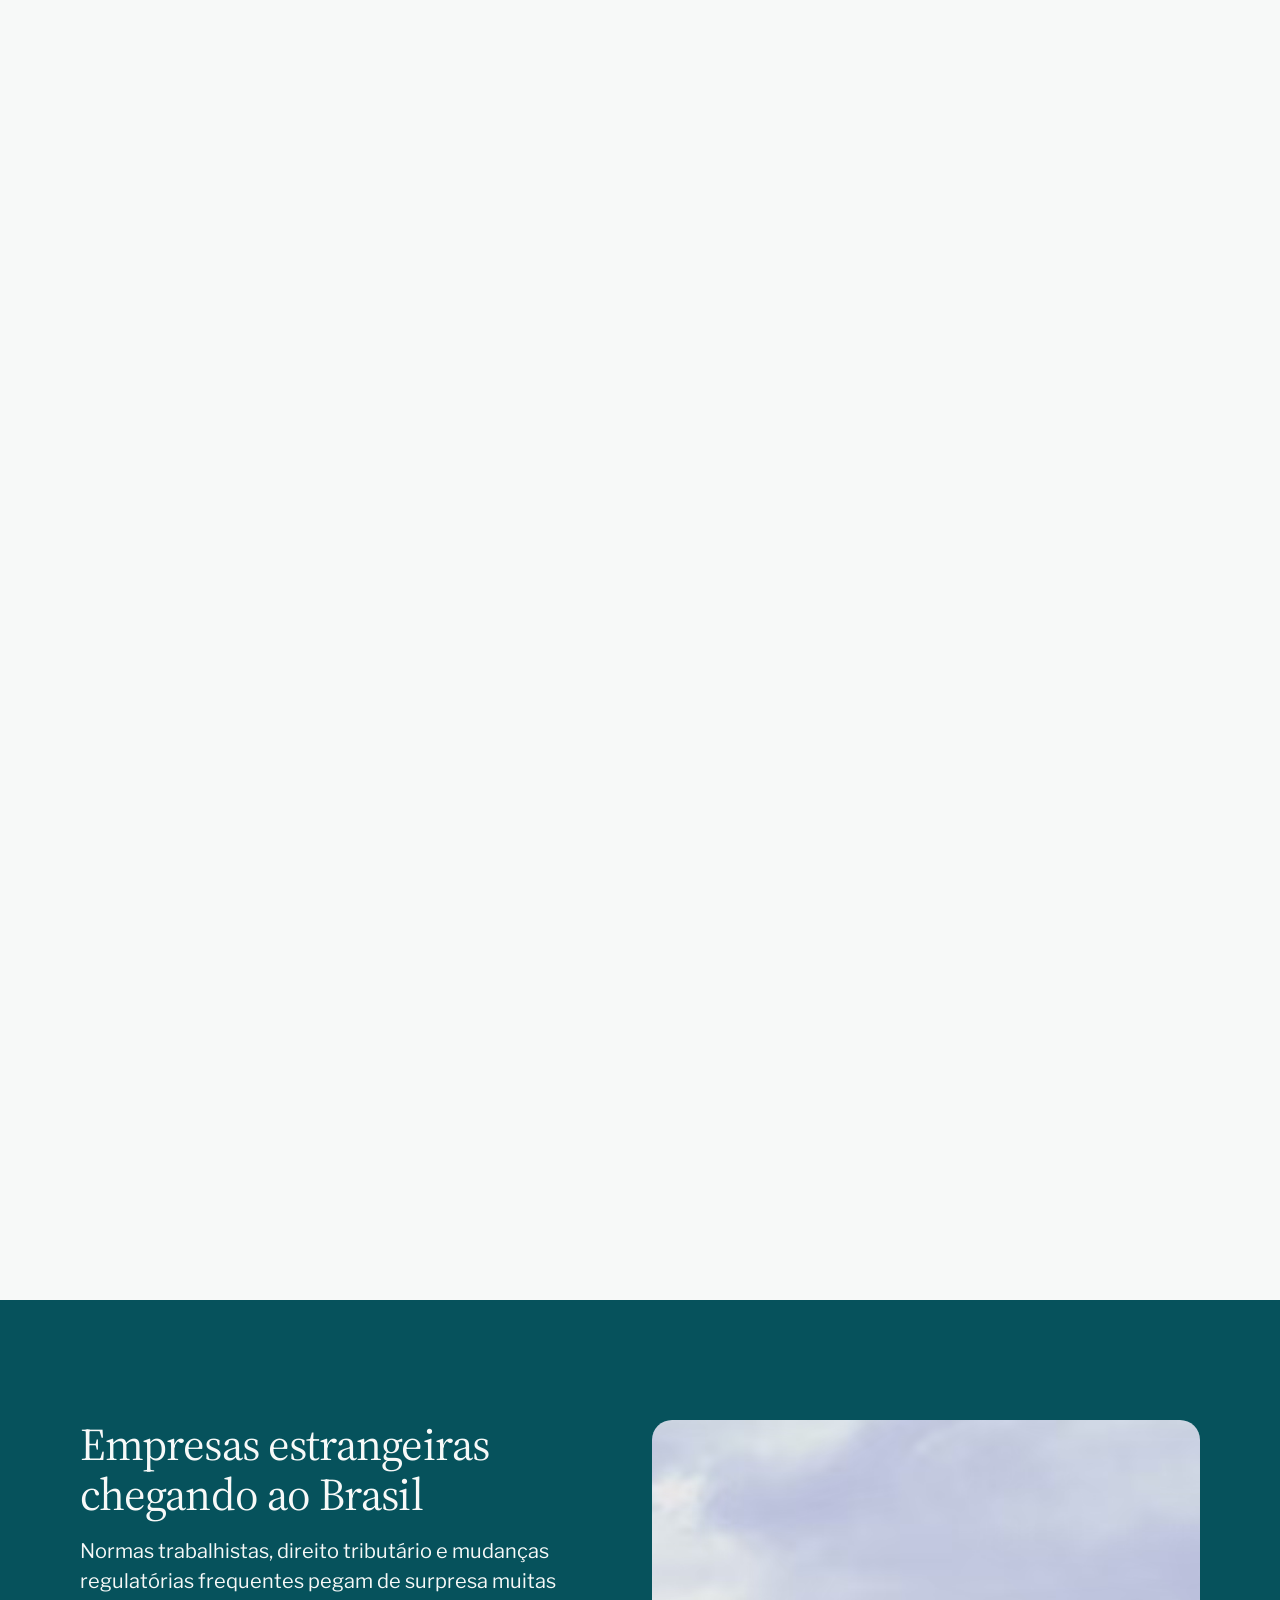
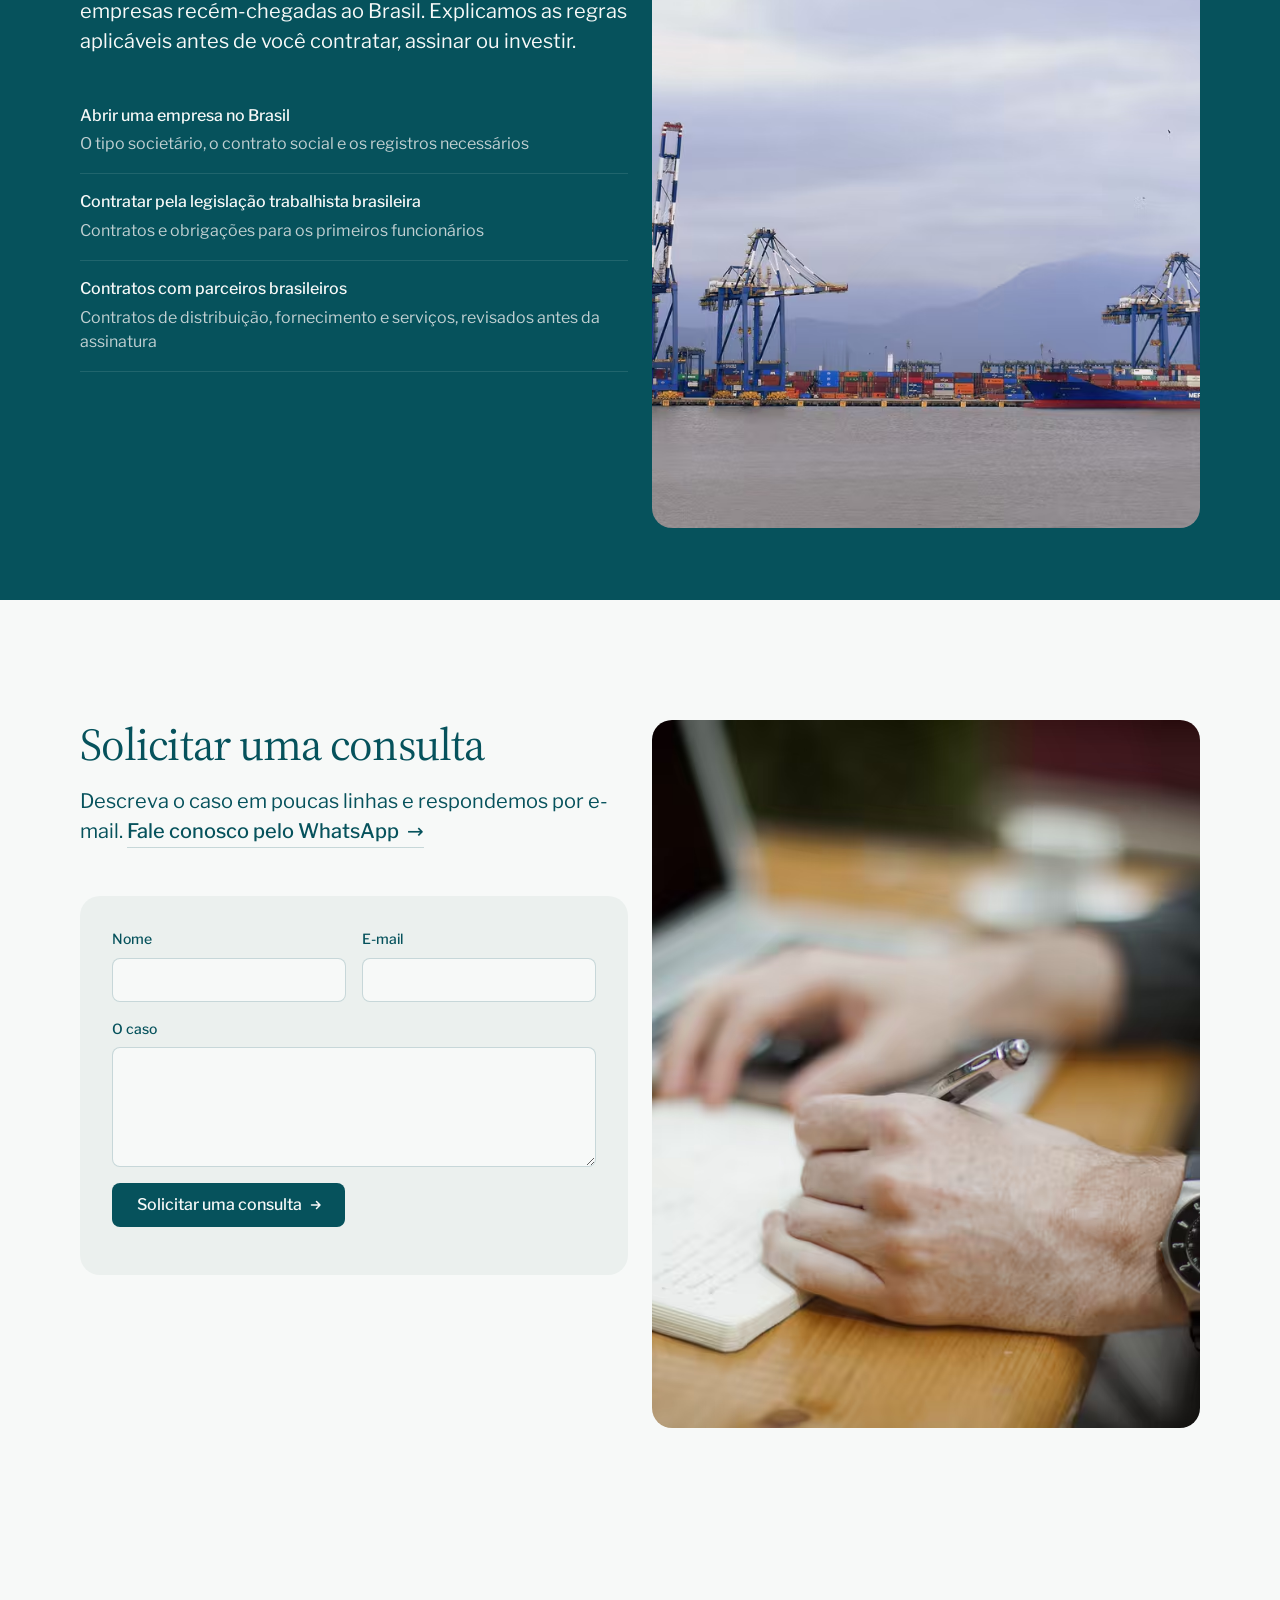
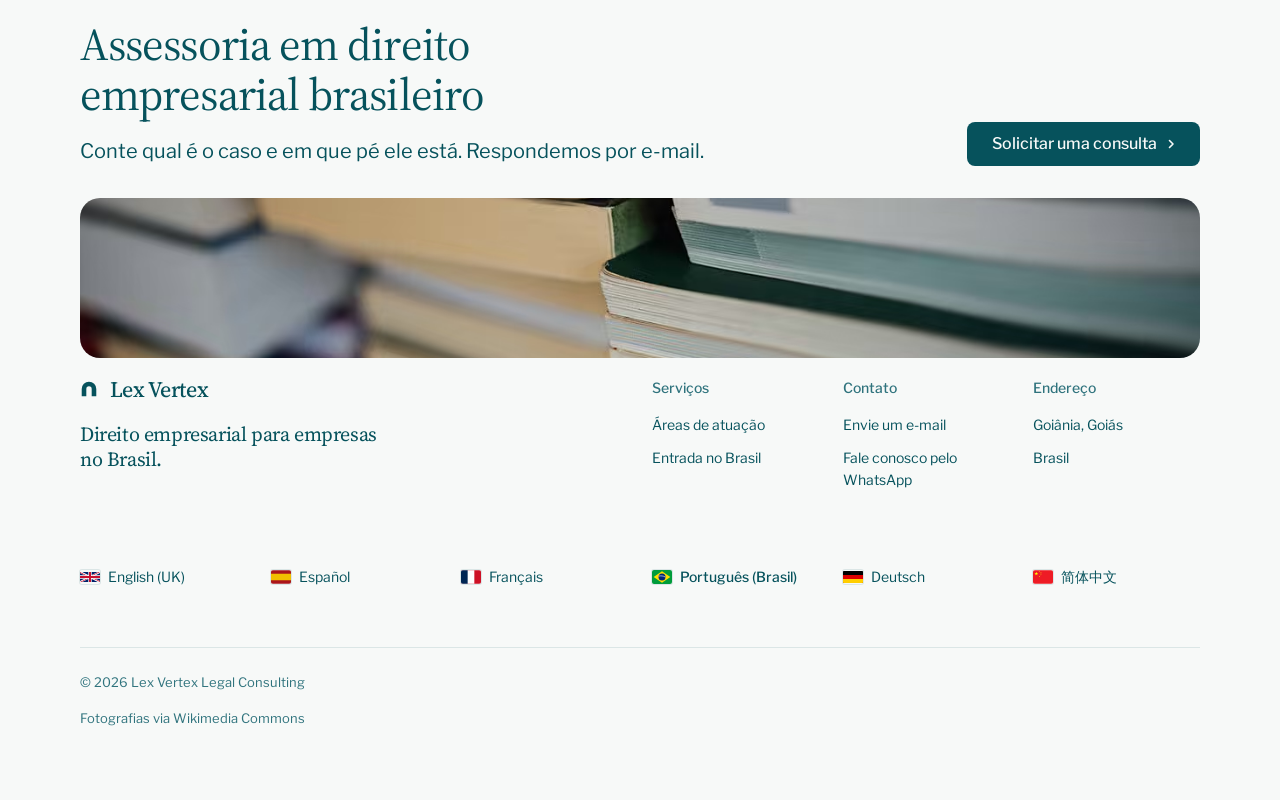
<file: pt-br/index.html>
<!doctype html>
<html lang="pt-BR" data-type="service" data-radius="soft" data-buttons="arrow" data-motion>
<head>
<meta charset="utf-8">
<meta name="viewport" content="width=device-width, initial-scale=1, viewport-fit=cover">
<title>Lex Vertex: advocacia empresarial no Brasil</title>
<meta name="description" content="Assessoria em direito societário, propriedade intelectual, contencioso e compliance segundo o direito brasileiro, para empresas brasileiras e empresas estrangeiras que entram no mercado.">
<meta property="og:type" content="website">
<meta property="og:title" content="Lex Vertex: advocacia empresarial no Brasil">
<meta property="og:description" content="Assessoria em direito societário, propriedade intelectual, contencioso e compliance segundo o direito brasileiro.">
<meta property="og:image" content="https://www.lexvertex.com/share.jpg">
<meta property="og:locale" content="pt_BR">
<meta property="og:site_name" content="Lex Vertex">
<meta property="og:image:width" content="1440">
<meta property="og:image:height" content="900">
<meta property="og:image:alt" content="Lex Vertex: advocacia empresarial no Brasil">
<meta name="twitter:card" content="summary_large_image">
<meta name="twitter:title" content="Lex Vertex: advocacia empresarial no Brasil">
<meta name="twitter:description" content="Assessoria em direito societário, propriedade intelectual, contencioso e compliance segundo o direito brasileiro.">
<meta name="twitter:image" content="https://www.lexvertex.com/share.jpg">
<meta name="robots" content="index, follow, max-image-preview:large, max-snippet:-1">
<meta name="author" content="Lex Vertex Legal Consulting">
<link rel="icon" href="../favicon.svg" type="image/svg+xml">
<meta name="theme-color" content="#f7f9f8">
<!--i18n:alternates-->
<link rel="canonical" href="https://www.lexvertex.com/pt-br/">
<meta property="og:url" content="https://www.lexvertex.com/pt-br/">
<meta property="og:locale:alternate" content="en_GB">
<meta property="og:locale:alternate" content="es_ES">
<meta property="og:locale:alternate" content="fr_FR">
<meta property="og:locale:alternate" content="de_DE">
<meta property="og:locale:alternate" content="zh_CN">
<link rel="alternate" hreflang="en-GB" href="https://www.lexvertex.com/">
<link rel="alternate" hreflang="es-ES" href="https://www.lexvertex.com/es/">
<link rel="alternate" hreflang="fr-FR" href="https://www.lexvertex.com/fr/">
<link rel="alternate" hreflang="pt-BR" href="https://www.lexvertex.com/pt-br/">
<link rel="alternate" hreflang="de-DE" href="https://www.lexvertex.com/de/">
<link rel="alternate" hreflang="zh-CN" href="https://www.lexvertex.com/zh/">
<link rel="alternate" hreflang="x-default" href="https://www.lexvertex.com/">
<script type="application/ld+json">{"@context":"https://schema.org","@graph":[{"@type":"LegalService","@id":"https://www.lexvertex.com/#firm","name":"Lex Vertex Legal Consulting","alternateName":"Lex Vertex","url":"https://www.lexvertex.com/","image":"https://www.lexvertex.com/share.jpg","description":"Assessoria em direito societário, propriedade intelectual, contencioso e compliance segundo o direito brasileiro, para empresas brasileiras e empresas estrangeiras que entram no mercado.","email":"moises@lexvertex.com","address":{"@type":"PostalAddress","addressLocality":"Goiânia","addressRegion":"GO","addressCountry":"BR"},"areaServed":{"@type":"Country","name":"Brazil"},"knowsLanguage":["en-GB","es-ES","fr-FR","pt-BR","de-DE","zh-CN"],"knowsAbout":["Brazilian law","Direito societário","Propriedade intelectual","Contencioso","Compliance e assuntos regulatórios"],"contactPoint":{"@type":"ContactPoint","contactType":"customer service","email":"moises@lexvertex.com","url":"https://www.lexvertex.com/pt-br/#consult","availableLanguage":["en-GB","es-ES","fr-FR","pt-BR","de-DE","zh-CN"]},"hasOfferCatalog":{"@type":"OfferCatalog","name":"Áreas de atuação","itemListElement":[{"@type":"Offer","itemOffered":{"@type":"Service","name":"Direito societário","description":"Governança, fusões, aquisições e compliance societário, do contrato social aos documentos de fechamento.","areaServed":{"@type":"Country","name":"Brazil"},"provider":{"@id":"https://www.lexvertex.com/#firm"}}},{"@type":"Offer","itemOffered":{"@type":"Service","name":"Propriedade intelectual","description":"Registro de marcas e patentes no INPI, combate a cópias e contencioso quando um direito é violado.","areaServed":{"@type":"Country","name":"Brazil"},"provider":{"@id":"https://www.lexvertex.com/#firm"}}},{"@type":"Offer","itemOffered":{"@type":"Service","name":"Contencioso","description":"Estratégia e representação em disputas cíveis, empresariais e trabalhistas, da primeira notificação à decisão judicial.","areaServed":{"@type":"Country","name":"Brazil"},"provider":{"@id":"https://www.lexvertex.com/#firm"}}},{"@type":"Offer","itemOffered":{"@type":"Service","name":"Compliance e assuntos regulatórios","description":"Programas de compliance e análises de risco elaborados para o seu setor e atualizados conforme as normas brasileiras mudam.","areaServed":{"@type":"Country","name":"Brazil"},"provider":{"@id":"https://www.lexvertex.com/#firm"}}},{"@type":"Offer","itemOffered":{"@type":"Service","name":"Empresas estrangeiras chegando ao Brasil","description":"Normas trabalhistas, direito tributário e mudanças regulatórias frequentes pegam de surpresa muitas empresas recém-chegadas ao Brasil. Explicamos as regras aplicáveis antes de você contratar, assinar ou investir.","areaServed":{"@type":"Country","name":"Brazil"},"provider":{"@id":"https://www.lexvertex.com/#firm"}}}]}},{"@type":"WebSite","@id":"https://www.lexvertex.com/#website","url":"https://www.lexvertex.com/","name":"Lex Vertex","inLanguage":["en-GB","es-ES","fr-FR","pt-BR","de-DE","zh-CN"],"publisher":{"@id":"https://www.lexvertex.com/#firm"}},{"@type":"WebPage","@id":"https://www.lexvertex.com/pt-br/#webpage","url":"https://www.lexvertex.com/pt-br/","inLanguage":"pt-BR","name":"Lex Vertex: advocacia empresarial no Brasil","description":"Assessoria em direito societário, propriedade intelectual, contencioso e compliance segundo o direito brasileiro, para empresas brasileiras e empresas estrangeiras que entram no mercado.","isPartOf":{"@id":"https://www.lexvertex.com/#website"},"about":{"@id":"https://www.lexvertex.com/#firm"},"primaryImageOfPage":{"@type":"ImageObject","url":"https://www.lexvertex.com/share.jpg","width":1440,"height":900}}]}</script>
<!--/i18n:alternates-->
<meta name="site-kind" content="other">
<meta name="page-type" content="service">
<!-- the hero photograph is the LCP: fetch it first -->
<link rel="preload" as="image" type="image/avif" href="../assets/img/photo-f34410442-1280.avif" imagesrcset="../assets/img/photo-f34410442-640.avif 640w, ../assets/img/photo-f34410442-960.avif 960w, ../assets/img/photo-f34410442-1280.avif 1280w, ../assets/img/photo-f34410442-1600.avif 1600w, ../assets/img/photo-f34410442-2000.avif 2000w" imagesizes="(max-width: 639px) 200vw, (max-width: 1023px) 100vw, 1020px" fetchpriority="high">
<link rel="preconnect" href="https://fonts.googleapis.com">
<link rel="preconnect" href="https://fonts.gstatic.com" crossorigin>
<link href="https://fonts.googleapis.com/css2?family=Source+Serif+4:opsz,wght@8..60,400..700&family=Libre+Franklin:wght@400..600&display=swap" rel="stylesheet">
<link rel="stylesheet" href="../assets/system.css">
<link rel="stylesheet" href="../assets/ui/cards.css">
<link rel="stylesheet" href="../assets/motion/motion.css">
<link rel="stylesheet" href="../assets/layout/layout.css">
<style>
:root {
  --p-bg: #f7f9f8; --p-surface: #ebf0ee; --p-ink: #06525c; --p-muted: #2f737d;
  --p-accent: #06525c; --p-accent-ink: #f7f9f8; --p-action: #06525c; --p-action-ink: #f7f9f8;
  --p-inv-bg: #06525c; --p-inv-surface: #205d66; --p-inv-ink: #f7f9f8; --p-inv-muted: #c1d0d2;
  --p-inv-accent: #f7f9f8; --p-inv-accent-ink: #06525c; --p-inv-action: #f7f9f8; --p-inv-action-ink: #06525c;
  --font-display: "Source Serif 4", Georgia, serif;
  --font-text: "Libre Franklin", system-ui, sans-serif;
  --display-weight: 400;
  --display-tracking: -0.02em;
  --display-tracking-xl: -0.026em;
}
</style>
<!-- page CSS: only inside visuals -->
<style>
  .rows .rows__name small { display: block; font-weight: 400; color: var(--muted); font-size: var(--t-body); margin-top: var(--s-1); }
  /* picture-develops: the section's one photograph on the split's right column */
  .develop { margin: 0; border-radius: var(--r-lg); overflow: hidden; height: min(708px, calc(100svh - 192px)); }
  .develop > img { display: block; width: 100%; height: 100%; object-fit: cover; }
  @media (max-width: 1023px) { .develop { height: auto; aspect-ratio: 4 / 3; margin-top: var(--s-7); } }
  /* phone: the words on screen one, the photograph filling screen two */
  @media (max-width: 639px) { #brazil .develop, #consult .consult__photo { aspect-ratio: auto; height: 100%; margin-top: 0; align-self: stretch; } }
  /* the consultation form's panel */
  .form-panel { background: var(--g-alt, var(--surface)); border-radius: var(--r-lg); padding: var(--s-6); }
  @media (max-width: 639px) { .form-panel { padding: var(--s-4); } }
  .consult__photo { margin: 0; border-radius: var(--r-lg); overflow: hidden; align-self: stretch; }
  @media (min-width: 1024px) { .consult__photo { min-height: min(708px, calc(100svh - 192px)); } }
  .consult__photo > img { display: block; width: 100%; height: 100%; object-fit: cover; object-position: 58% 55%; }
  @media (max-width: 1023px) { .consult__photo { aspect-ratio: 16 / 9; margin-top: var(--s-7); } }
  /* the tablet stacks the form split: two screens there; the market-entry photograph goes wide so that section keeps one */
  @media (min-width: 640px) and (max-width: 1023px) { #brazil .develop { aspect-ratio: 21 / 9; } #consult .consult__photo { aspect-ratio: 3 / 1; } }
  @media (min-width: 1024px) and (max-width: 1279px) { .form-panel { padding: var(--s-5); } }
  /* Chinese: the Latin faces carry no Chinese glyphs, so the system's own CJK faces take over (no extra download) */
  html:lang(zh) { --font-display: "Source Serif 4", "Songti SC", "Noto Serif SC", "SimSun", serif; --font-text: "Libre Franklin", "PingFang SC", "Hiragino Sans GB", "Microsoft YaHei", "Noto Sans SC", sans-serif; --display-tracking: 0; --display-tracking-xl: 0; }
  /* the language list in the nav panel and the footer */
  /* the footer's language row sits on the page's own columns: six across, three on a tablet, two on a phone */
  .lang-grid { display: grid; grid-template-columns: repeat(6, minmax(0, 1fr)); column-gap: 24px; margin-top: var(--s-4); font-size: var(--t-small); }
  .lang-grid a { min-height: 44px; }
  @media (max-width: 1023px) { .lang-grid { grid-template-columns: repeat(3, minmax(0, 1fr)); } }
  @media (max-width: 639px) { .lang-grid { grid-template-columns: repeat(2, minmax(0, 1fr)); column-gap: 12px; } }
  .lang-grid a[aria-current="true"], .lang-menu .lang-link[aria-current="true"] { font-weight: 500; }
  .lang-link, .menu-col a.lang-link, .nav__link.lang-current { display: inline-flex; align-items: center; gap: var(--s-2); }
  /* the language menu: a small dropdown right under its selector, as wide as the longest name */
  @media (min-width: 1024px) {
    .nav__item--lang { position: relative; }
    .nav__item--lang > .lang-menu { left: 0; right: auto; width: max-content; min-width: 100%; padding: var(--s-2) 0; border: 1px solid var(--line); border-top: 0; border-radius: 0 0 var(--r-md) var(--r-md); display: grid; }
    .lang-menu .lang-link { padding: var(--s-2) var(--s-4); min-height: 44px; }
    .lang-menu .lang-link:hover { color: var(--action); background: var(--surface); }
  }
  /* phone: the header keeps the logo and the menu button; the main action sits in the menu sheet and the hero */
  @media (max-width: 639px) { .nav:not(.is-open) .nav__actions { display: none; } .nav:not(.is-open) .nav__actions + .nav__toggle { margin-left: auto; } }
  @media (max-width: 1023px) { .nav.is-open .lang-menu .lang-link { display: flex; min-height: 44px; } }
  .flag { width: 20px; height: 14px; border-radius: 2px; box-shadow: 0 0 0 1px var(--line); flex: none; }
</style>
<script>document.documentElement.classList.add('m-enter');setTimeout(()=>document.documentElement.classList.add('m-enter-done'),700)</script>
<script>document.documentElement.classList.add('mo-js');setTimeout(()=>document.documentElement.classList.add('mo-safe'),2500)</script>
<link rel="modulepreload" href="../assets/moments/moments.js">
<link rel="modulepreload" href="../assets/moments/lib.js">
<link rel="modulepreload" href="../assets/moments/photo-chapters/moment.js">
<link rel="modulepreload" href="../assets/moments/picture-develops/moment.js">
</head>
<body>
<!-- type: service (business law firm, Brazil)
     deal: hero split, nav nav-centre, close close-photo, footer footer-columns, rhythm dark-band, buttons arrow, mark arc,
           palette teal-on-paper, type source-serif (second pairing: the client's logo is a classical serif over a plain sans)
     moments: photo-chapters in #practice (four practice areas, one photograph each, shown in the space of one screen);
              picture-develops in #brazil (the port photograph comes up once as the market-entry section arrives) -->

<header class="nav nav--centre">
  <div class="wrap nav__bar">
    <a class="skip-link" href="#top">Pular para o conteúdo</a>
    <a class="nav__logo" href="#top"><span class="mark" data-mark="arc" aria-hidden="true"></span>Lex Vertex</a>
    <nav class="nav__links" aria-label="Principal">
      <div class="nav__item"><a class="nav__link" href="#practice">Atuação</a></div>
      <div class="nav__item"><a class="nav__link" href="#brazil">Brasil</a></div>
      <div class="nav__item"><a class="nav__link" href="#contact">Contato</a></div>
      <!--i18n:switch--><div class="nav__item nav__item--lang"><a class="nav__link lang-current" href="#languages" aria-label="Idioma: Português (Brasil)"><img class="flag" src="../flags/br.svg" width="20" height="14" alt=""><span>Português (Brasil)</span> <svg class="chev" viewBox="0 0 12 12" aria-hidden="true"><path d="M3 4.5l3 3 3-3" fill="none" stroke="currentColor" stroke-width="1.5" stroke-linecap="round" stroke-linejoin="round"/></svg></a>
        <div class="nav__menu lang-menu">
          <a class="lang-link" href="../" hreflang="en-GB" lang="en-GB"><img class="flag" src="../flags/gb.svg" width="20" height="14" alt="" loading="lazy" decoding="async"><span>English (UK)</span></a>
          <a class="lang-link" href="../es/" hreflang="es-ES" lang="es-ES"><img class="flag" src="../flags/es.svg" width="20" height="14" alt="" loading="lazy" decoding="async"><span>Español</span></a>
          <a class="lang-link" href="../fr/" hreflang="fr-FR" lang="fr-FR"><img class="flag" src="../flags/fr.svg" width="20" height="14" alt="" loading="lazy" decoding="async"><span>Français</span></a>
          <a class="lang-link" href="../pt-br/" hreflang="pt-BR" lang="pt-BR" aria-current="true"><img class="flag" src="../flags/br.svg" width="20" height="14" alt="" loading="lazy" decoding="async"><span>Português (Brasil)</span></a>
          <a class="lang-link" href="../de/" hreflang="de-DE" lang="de-DE"><img class="flag" src="../flags/de.svg" width="20" height="14" alt="" loading="lazy" decoding="async"><span>Deutsch</span></a>
          <a class="lang-link" href="../zh/" hreflang="zh-CN" lang="zh-CN"><img class="flag" src="../flags/cn.svg" width="20" height="14" alt="" loading="lazy" decoding="async"><span>简体中文</span></a>
        </div>
      </div><!--/i18n:switch-->
    </nav>
    <div class="nav__actions">
      <a class="btn btn--primary" href="#consult">Solicitar uma consulta</a>
    </div>
    <button class="nav__toggle" type="button" aria-expanded="false" aria-label="Menu">
      <svg width="18" height="18" viewBox="0 0 18 18" aria-hidden="true"><path d="M2 5h14M2 13h14" stroke="currentColor" stroke-width="1.6" stroke-linecap="round"/></svg>
    </button>
  </div>
</header>

<main id="top">
  <section class="hero hero--split" data-enter aria-labelledby="hero-h">
    <div class="wrap"><div class="hero-text grid hero__grid">
      <div class="hero__text span-5">
        <h1 id="hero-h">Advocacia empresarial no Brasil</h1>
        <p class="hero__lead">Direito societário, propriedade intelectual, contencioso e compliance segundo o direito brasileiro, para empresas brasileiras e para empresas estrangeiras que entram no mercado.</p>
        <div class="btn-row">
          <a class="btn btn--primary" href="#consult">Solicitar uma consulta<svg class="m-arrow" viewBox="0 0 12 12" aria-hidden="true"><path class="m-arrow__stem" d="M1 6h8"/><path class="m-arrow__head" d="M4.5 2.5 8 6l-3.5 3.5"/></svg></a>
          <a class="btn btn--secondary" href="#practice">Ver as áreas de atuação</a>
        </div>
      </div>
      <div class="hero__media span-6 start-7">
        <!-- stand-in: the Ponte Estaiada (Octávio Frias de Oliveira bridge), São Paulo (Wikimedia Commons, CC0). Client's file to come: the office or the team at work -->
        <img src="../assets/img/photo-f34410442-1280.avif" srcset="../assets/img/photo-f34410442-640.avif 640w, ../assets/img/photo-f34410442-960.avif 960w, ../assets/img/photo-f34410442-1280.avif 1280w, ../assets/img/photo-f34410442-1600.avif 1600w, ../assets/img/photo-f34410442-2000.avif 2000w" sizes="(max-width: 639px) 200vw, (max-width: 1023px) 100vw, 1020px" width="2000" height="1403" alt="A Ponte Estaiada em São Paulo, com os cabos em leque a partir de um único mastro sobre o rio Pinheiros e torres de escritórios ao fundo" style="--ly-pos: 56% 50%" fetchpriority="high" decoding="async" data-source="stand-in" data-subject="Ponte Estaiada, São Paulo">
        <div class="ly-float">
          <div class="ly-float__row"><span>4 áreas de atuação</span><span>Brasil e exterior</span></div>
          <div class="ly-float__title">Empresas brasileiras e estrangeiras</div>
        </div>
      </div>
    </div></div>
  </section>

  <section class="section" id="practice" data-moment="photo-chapters" aria-labelledby="practice-h">
    <div class="wrap mo-ph">
      <div class="mo-ph__head"><h2 id="practice-h">Quatro áreas de atuação</h2><p>Cada caso é conduzido segundo o direito brasileiro, para empresas locais e para empresas estrangeiras que se estabelecem no Brasil.</p></div>
      <ol class="mo-ph__list">
        <li class="mo-ph__ch">
          <figure class="mo-ph__pic"><img src="../assets/img/photo-f113099817-1600.avif" srcset="../assets/img/photo-f113099817-640.avif 640w, ../assets/img/photo-f113099817-1024.avif 1024w, ../assets/img/photo-f113099817-1600.avif 1600w, ../assets/img/photo-f113099817-2000.avif 2000w" sizes="(max-width: 639px) 210vw, (max-width: 1023px) 160vw, 1280px" width="2000" height="1500" alt="A Avenida Paulista, em São Paulo, à noite, com as torres de escritórios iluminadas ao longo da avenida" loading="lazy" decoding="async" data-source="stand-in" data-subject="Avenida Paulista, São Paulo"></figure>
          <h3>Direito societário</h3>
          <p>Governança, fusões, aquisições e compliance societário, do contrato social aos documentos de fechamento.</p>
        </li>
        <li class="mo-ph__ch">
          <figure class="mo-ph__pic"><img src="../assets/img/photo-d183-1600.avif" srcset="../assets/img/photo-d183-640.avif 640w, ../assets/img/photo-d183-1024.avif 1024w, ../assets/img/photo-d183-1600.avif 1600w, ../assets/img/photo-d183-2000.avif 2000w" sizes="(max-width: 639px) 210vw, (max-width: 1023px) 160vw, 1280px" width="2000" height="1334" alt="Um caderno aberto com um lápis sobre as páginas em branco" loading="lazy" decoding="async" data-source="library-d183" data-subject="notebook and pencil"></figure>
          <h3>Propriedade intelectual</h3>
          <p>Registro de marcas e patentes no INPI, combate a cópias e contencioso quando um direito é violado.</p>
        </li>
        <li class="mo-ph__ch">
          <figure class="mo-ph__pic"><img src="../assets/img/photo-f123446798-1600.avif" srcset="../assets/img/photo-f123446798-640.avif 640w, ../assets/img/photo-f123446798-1024.avif 1024w, ../assets/img/photo-f123446798-1600.avif 1600w, ../assets/img/photo-f123446798-2000.avif 2000w" sizes="(max-width: 639px) 210vw, (max-width: 1023px) 160vw, 1280px" width="1600" height="1066" alt="A estátua da Justiça em frente ao Supremo Tribunal Federal, em Brasília, iluminada à noite" loading="lazy" decoding="async" data-source="stand-in" data-subject="Supreme Federal Court, Brasília"></figure>
          <h3>Contencioso</h3>
          <p>Estratégia e representação em disputas cíveis, empresariais e trabalhistas, da primeira notificação à decisão judicial.</p>
        </li>
        <li class="mo-ph__ch">
          <figure class="mo-ph__pic"><img src="../assets/img/photo-f83499681-1600.avif" srcset="../assets/img/photo-f83499681-640.avif 640w, ../assets/img/photo-f83499681-1024.avif 1024w, ../assets/img/photo-f83499681-1600.avif 1600w, ../assets/img/photo-f83499681-2000.avif 2000w" sizes="(max-width: 639px) 210vw, (max-width: 1023px) 160vw, 1280px" width="2000" height="1334" alt="O Congresso Nacional, em Brasília, com as duas torres entre as cúpulas do Senado e da Câmara" loading="lazy" decoding="async" data-source="stand-in" data-subject="National Congress, Brasília"></figure>
          <h3>Compliance e assuntos regulatórios</h3>
          <p>Programas de compliance e análises de risco elaborados para o seu setor e atualizados conforme as normas brasileiras mudam.</p>
        </li>
      </ol>
    </div>
  </section>

  <section class="section ground-inverse g2m" id="brazil" aria-labelledby="brazil-h">
    <div class="wrap grid grid--top">
      <div class="span-6">
        <div class="section-head">
          <h2 id="brazil-h">Empresas estrangeiras chegando ao Brasil</h2>
          <p>Normas trabalhistas, direito tributário e mudanças regulatórias frequentes pegam de surpresa muitas empresas recém-chegadas ao Brasil. Explicamos as regras aplicáveis antes de você contratar, assinar ou investir.</p>
        </div>
        <ul class="rows">
          <li><span class="rows__name">Abrir uma empresa no Brasil<small>O tipo societário, o contrato social e os registros necessários</small></span></li>
          <li><span class="rows__name">Contratar pela legislação trabalhista brasileira<small>Contratos e obrigações para os primeiros funcionários</small></span></li>
          <li><span class="rows__name">Contratos com parceiros brasileiros<small>Contratos de distribuição, fornecimento e serviços, revisados antes da assinatura</small></span></li>
        </ul>
      </div>
      <!-- stand-in: the container port of Santos (Wikimedia Commons) -->
      <figure class="develop span-6 start-7" data-moment="picture-develops"><img src="../assets/img/photo-f94361145-1024.avif" srcset="../assets/img/photo-f94361145-640.avif 640w, ../assets/img/photo-f94361145-1024.avif 1024w, ../assets/img/photo-f94361145-1600.avif 1600w" sizes="(max-width: 639px) 300vw, (max-width: 1023px) 100vw, 1300px" width="1600" height="872" alt="Guindastes de contêineres e um navio de carga no Porto de Santos, com morros ao fundo" loading="lazy" decoding="async" data-source="stand-in" data-subject="port of Santos"></figure>
    </div>
  </section>

  <section class="section g2m" id="consult" aria-labelledby="consult-h">
    <div class="wrap grid grid--top">
      <div class="span-6">
        <div class="section-head">
          <h2 id="consult-h">Solicitar uma consulta</h2>
          <p>Descreva o caso em poucas linhas e respondemos por e-mail. <a class="link" href="https://wa.me/5562992818615">Fale conosco pelo WhatsApp</a></p>
        </div>
        <div class="form-panel">
        <form class="form" action="mailto:moises@lexvertex.com" method="post" enctype="text/plain" data-endpoint="" data-fix="Campos a corrigir: {n}." data-sending="Enviando" data-failed="Não enviado: a conexão falhou. Seu texto continua aqui; tente de novo." novalidate>
          <div class="field"><label for="f-name">Nome</label>
            <input id="f-name" name="name" type="text" autocomplete="name" required aria-describedby="f-name-err">
            <p class="field__error" id="f-name-err" hidden>Escreva seu nome completo.</p></div>
          <div class="field"><label for="f-email">E-mail</label>
            <input id="f-email" name="email" type="email" autocomplete="email" inputmode="email" required aria-describedby="f-email-err">
            <p class="field__error" id="f-email-err" hidden>Escreva um e-mail com @, como nome@empresa.com.br.</p></div>
          <div class="field field--full"><label for="f-matter">O caso</label>
            <textarea id="f-matter" name="matter" rows="3" required aria-describedby="f-matter-err"></textarea>
            <p class="field__error" id="f-matter-err" hidden>Escreva algumas linhas sobre o caso: o que aconteceu e do que você precisa.</p></div>
          <div class="btn-row"><button class="btn btn--primary" type="submit">Solicitar uma consulta</button></div>
          <p class="form__status" role="status" data-form-status></p>
        </form>
        </div>
      </div>
      <figure class="consult__photo span-6 start-7"><img src="../assets/img/photo-f41430144-1024.avif" srcset="../assets/img/photo-f41430144-640.avif 640w, ../assets/img/photo-f41430144-1024.avif 1024w, ../assets/img/photo-f41430144-1600.avif 1600w" sizes="(max-width: 639px) 250vw, (max-width: 1023px) 100vw, 1070px" width="1600" height="1067" alt="Uma mão faz anotações com caneta em um caderno sobre a mesa, com um notebook aberto atrás" loading="lazy" decoding="async" data-source="stand-in" data-subject="notes at a desk"></figure>
    </div>
  </section>
</main>

<footer class="footer closing" id="contact" aria-labelledby="close-h">
  <div class="wrap">
    <div class="closing__cta close--photo">
      <div class="section-head--split">
        <div><h2 id="close-h">Assessoria em direito empresarial brasileiro</h2><p class="t-lead">Conte qual é o caso e em que pé ele está. Respondemos por e-mail.</p></div>
        <a class="btn btn--primary" href="#consult">Solicitar uma consulta<svg class="m-arrow" viewBox="0 0 12 12" aria-hidden="true"><path class="m-arrow__stem" d="M1 6h8"/><path class="m-arrow__head" d="M4.5 2.5 8 6l-3.5 3.5"/></svg></a>
      </div>
      <div class="close__media"><img src="../assets/img/photo-c877-1280.avif" srcset="../assets/img/photo-c877-640.avif 640w, ../assets/img/photo-c877-1024.avif 1024w, ../assets/img/photo-c877-1280.avif 1280w" sizes="(max-width: 639px) 170vw, (max-width: 1023px) 100vw, 1280px" width="1280" height="854" alt="Pilhas de livros vistas de perto, com as bordas das páginas e as capas" loading="lazy" decoding="async" data-source="library-c877" data-subject="stacked books"></div>
    </div>
    <div class="closing__links">
      <div class="grid">
        <div class="span-4 stack-4">
          <a class="nav__logo" href="#top"><span class="mark" data-mark="arc" aria-hidden="true"></span>Lex Vertex</a>
          <p class="footer__lede">Direito empresarial para empresas no Brasil.</p>
        </div>
        <div class="span-2 start-7 footer__col"><h3>Serviços</h3><ul><li><a href="#practice">Áreas de atuação</a></li><li><a href="#brazil">Entrada no Brasil</a></li></ul></div>
        <div class="span-2 footer__col"><h3>Contato</h3><ul><li><a href="mailto:moises@lexvertex.com">Envie um e-mail</a></li><li><a href="https://wa.me/5562992818615">Fale conosco pelo WhatsApp</a></li></ul></div>
        <div class="span-2 footer__col"><h3>Endereço</h3><ul><li>Goiânia, Goiás</li><li>Brasil</li></ul></div>
      </div>
      <!--i18n:footer--><nav id="languages" class="lang-grid" aria-label="Idioma"><a class="lang-link" href="../" hreflang="en-GB" lang="en-GB"><img class="flag" src="../flags/gb.svg" width="20" height="14" alt="" loading="lazy" decoding="async"><span>English (UK)</span></a><a class="lang-link" href="../es/" hreflang="es-ES" lang="es-ES"><img class="flag" src="../flags/es.svg" width="20" height="14" alt="" loading="lazy" decoding="async"><span>Español</span></a><a class="lang-link" href="../fr/" hreflang="fr-FR" lang="fr-FR"><img class="flag" src="../flags/fr.svg" width="20" height="14" alt="" loading="lazy" decoding="async"><span>Français</span></a><a class="lang-link" href="../pt-br/" hreflang="pt-BR" lang="pt-BR" aria-current="true"><img class="flag" src="../flags/br.svg" width="20" height="14" alt="" loading="lazy" decoding="async"><span>Português (Brasil)</span></a><a class="lang-link" href="../de/" hreflang="de-DE" lang="de-DE"><img class="flag" src="../flags/de.svg" width="20" height="14" alt="" loading="lazy" decoding="async"><span>Deutsch</span></a><a class="lang-link" href="../zh/" hreflang="zh-CN" lang="zh-CN"><img class="flag" src="../flags/cn.svg" width="20" height="14" alt="" loading="lazy" decoding="async"><span>简体中文</span></a></nav><!--/i18n:footer-->
      <div class="footer__legal">
        <span>&copy; 2026 Lex Vertex Legal Consulting</span>
        <div class="socials"></div>
        <a class="credits" href="../credits.html">Fotografias via Wikimedia Commons</a>
      </div>
    </div>
  </div>
</footer>


<script type="module" src="../assets/system.js"></script>
<script type="module" src="../assets/motion/motion.js"></script>
<script type="module" src="../assets/layout/layout.js"></script>
</body>
</html>
</file>
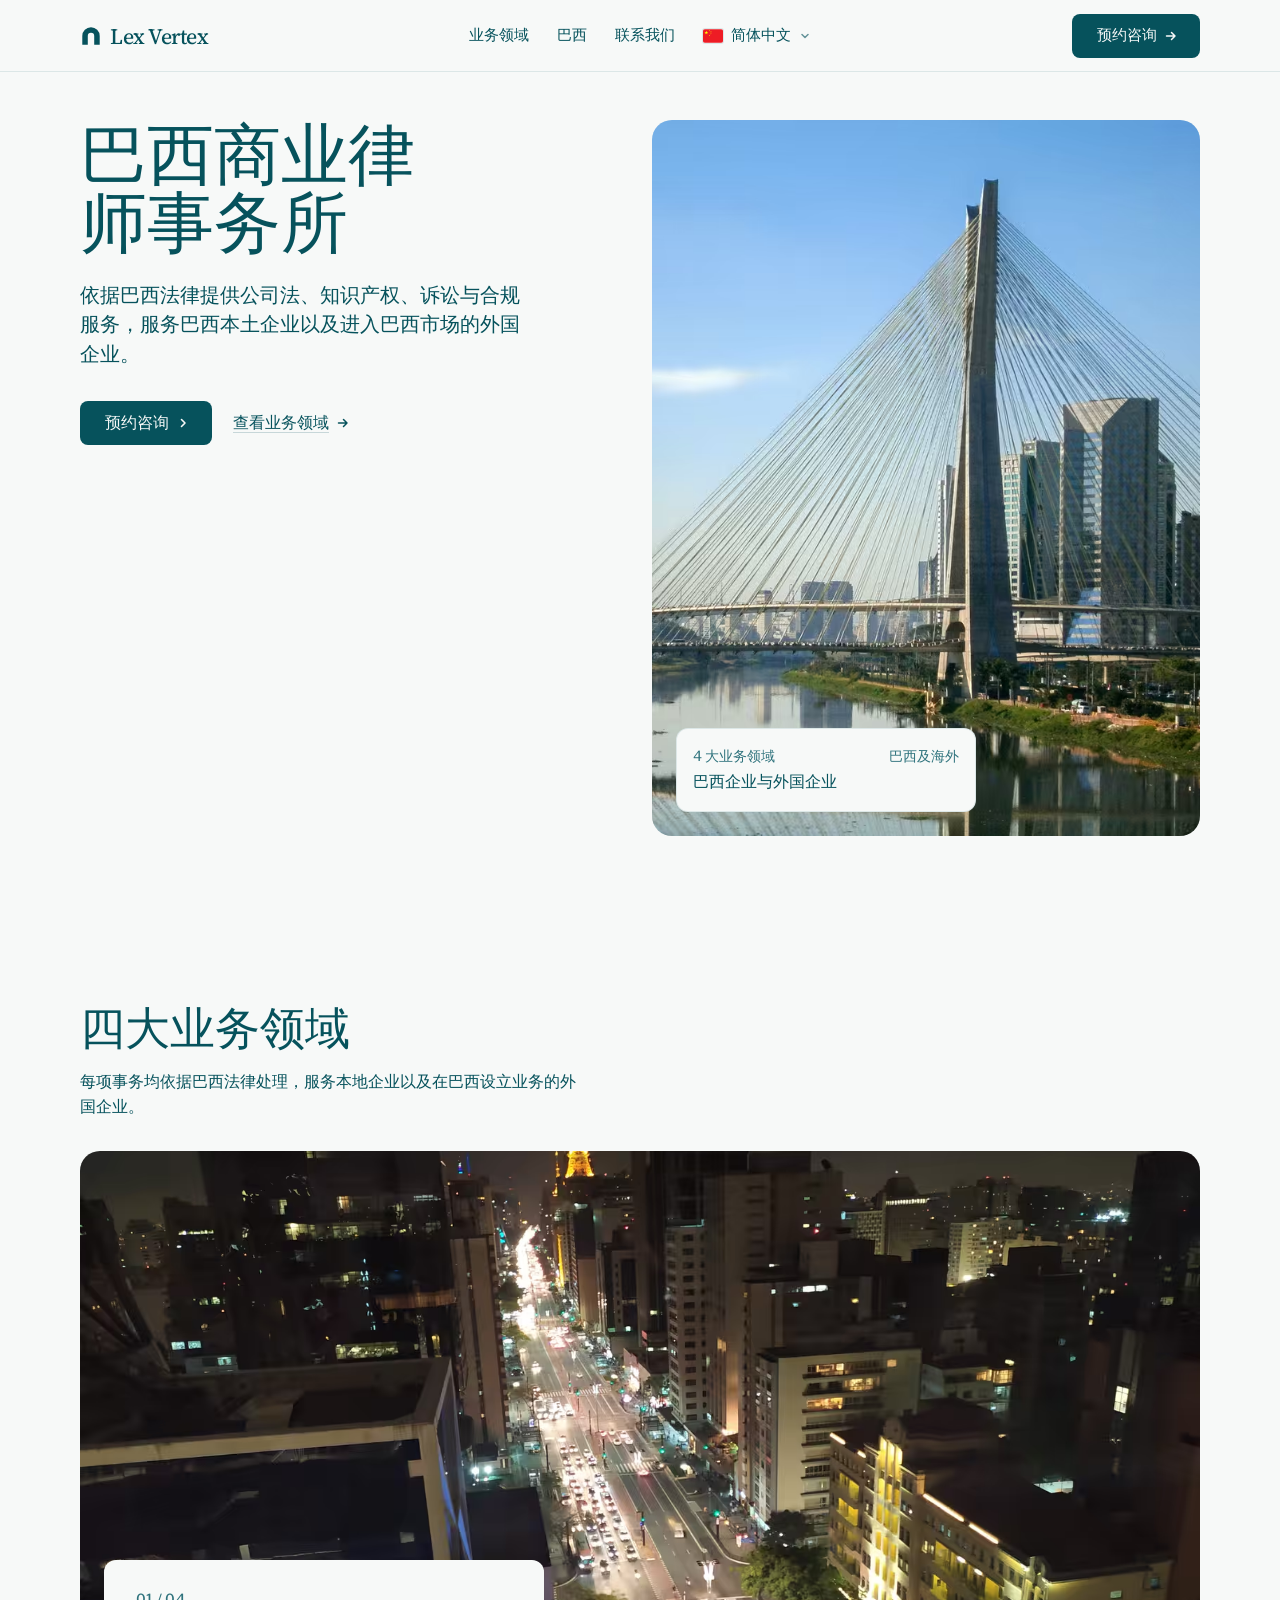
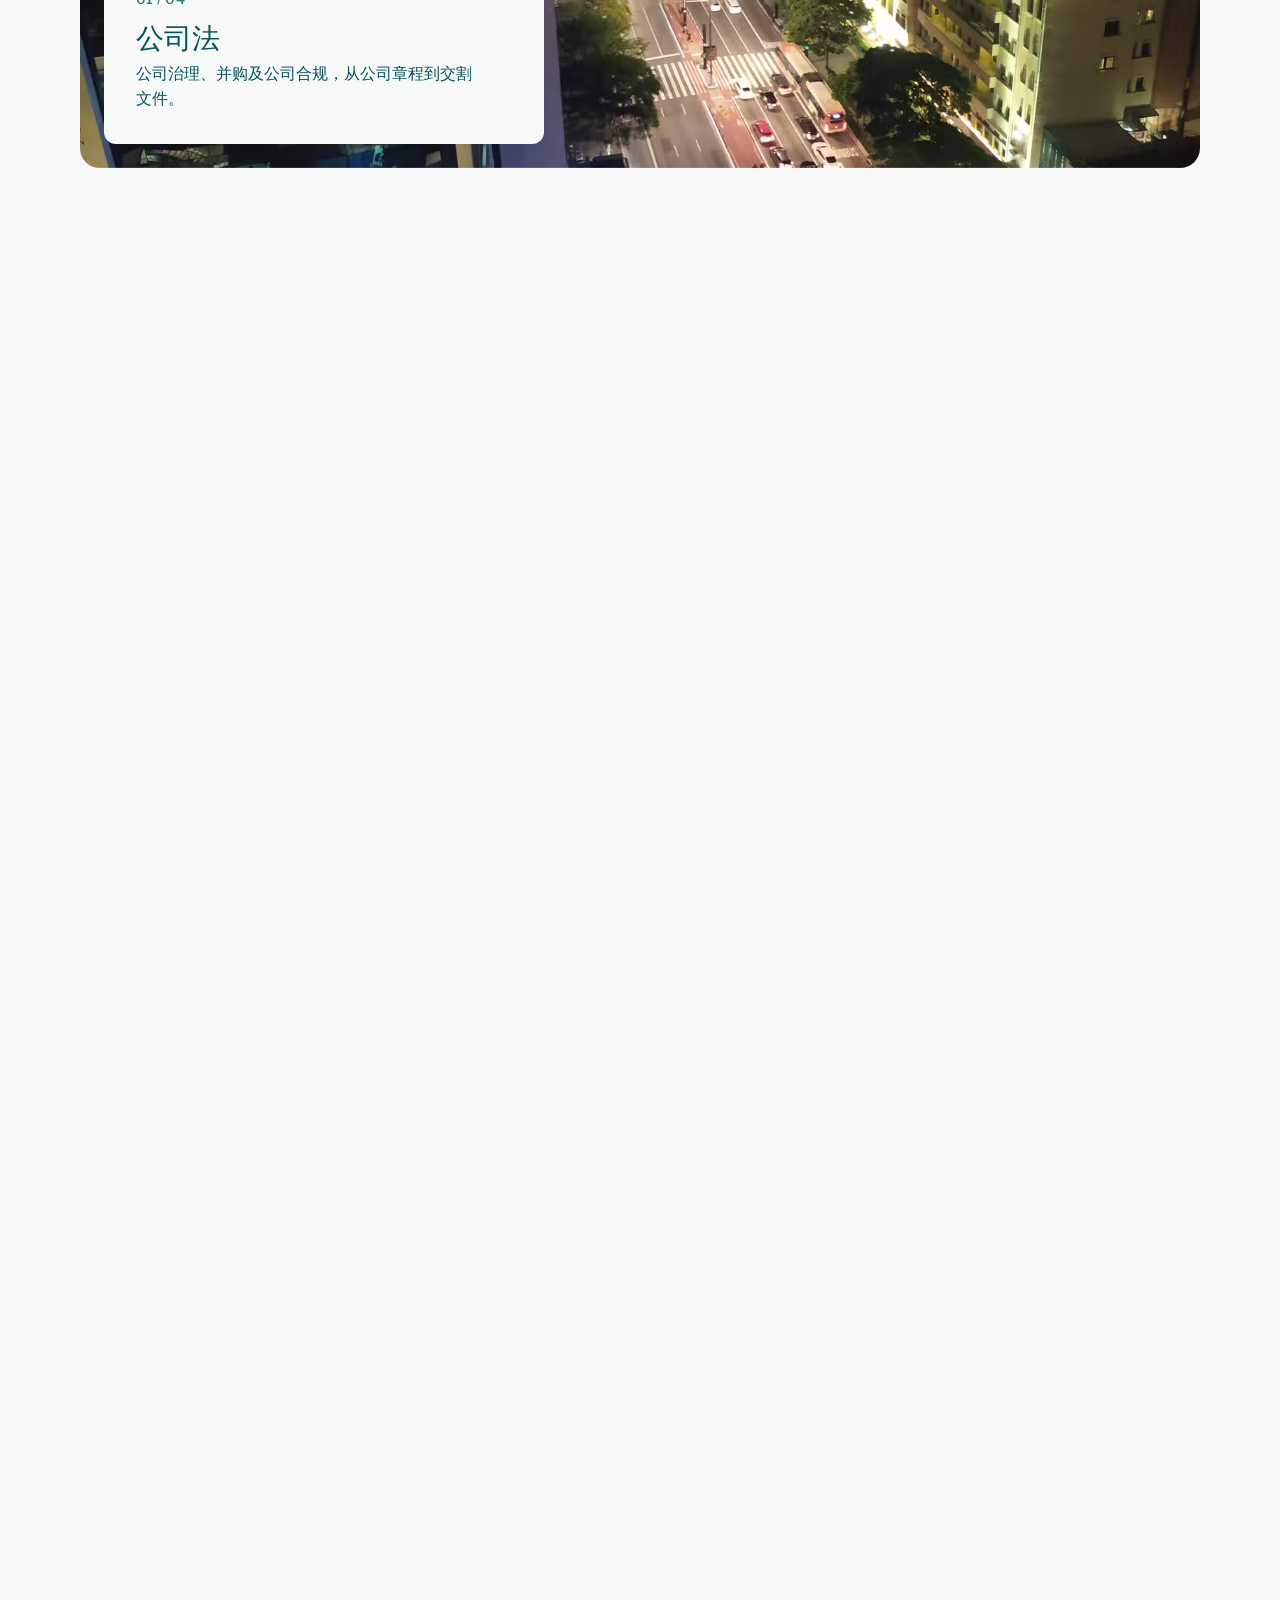
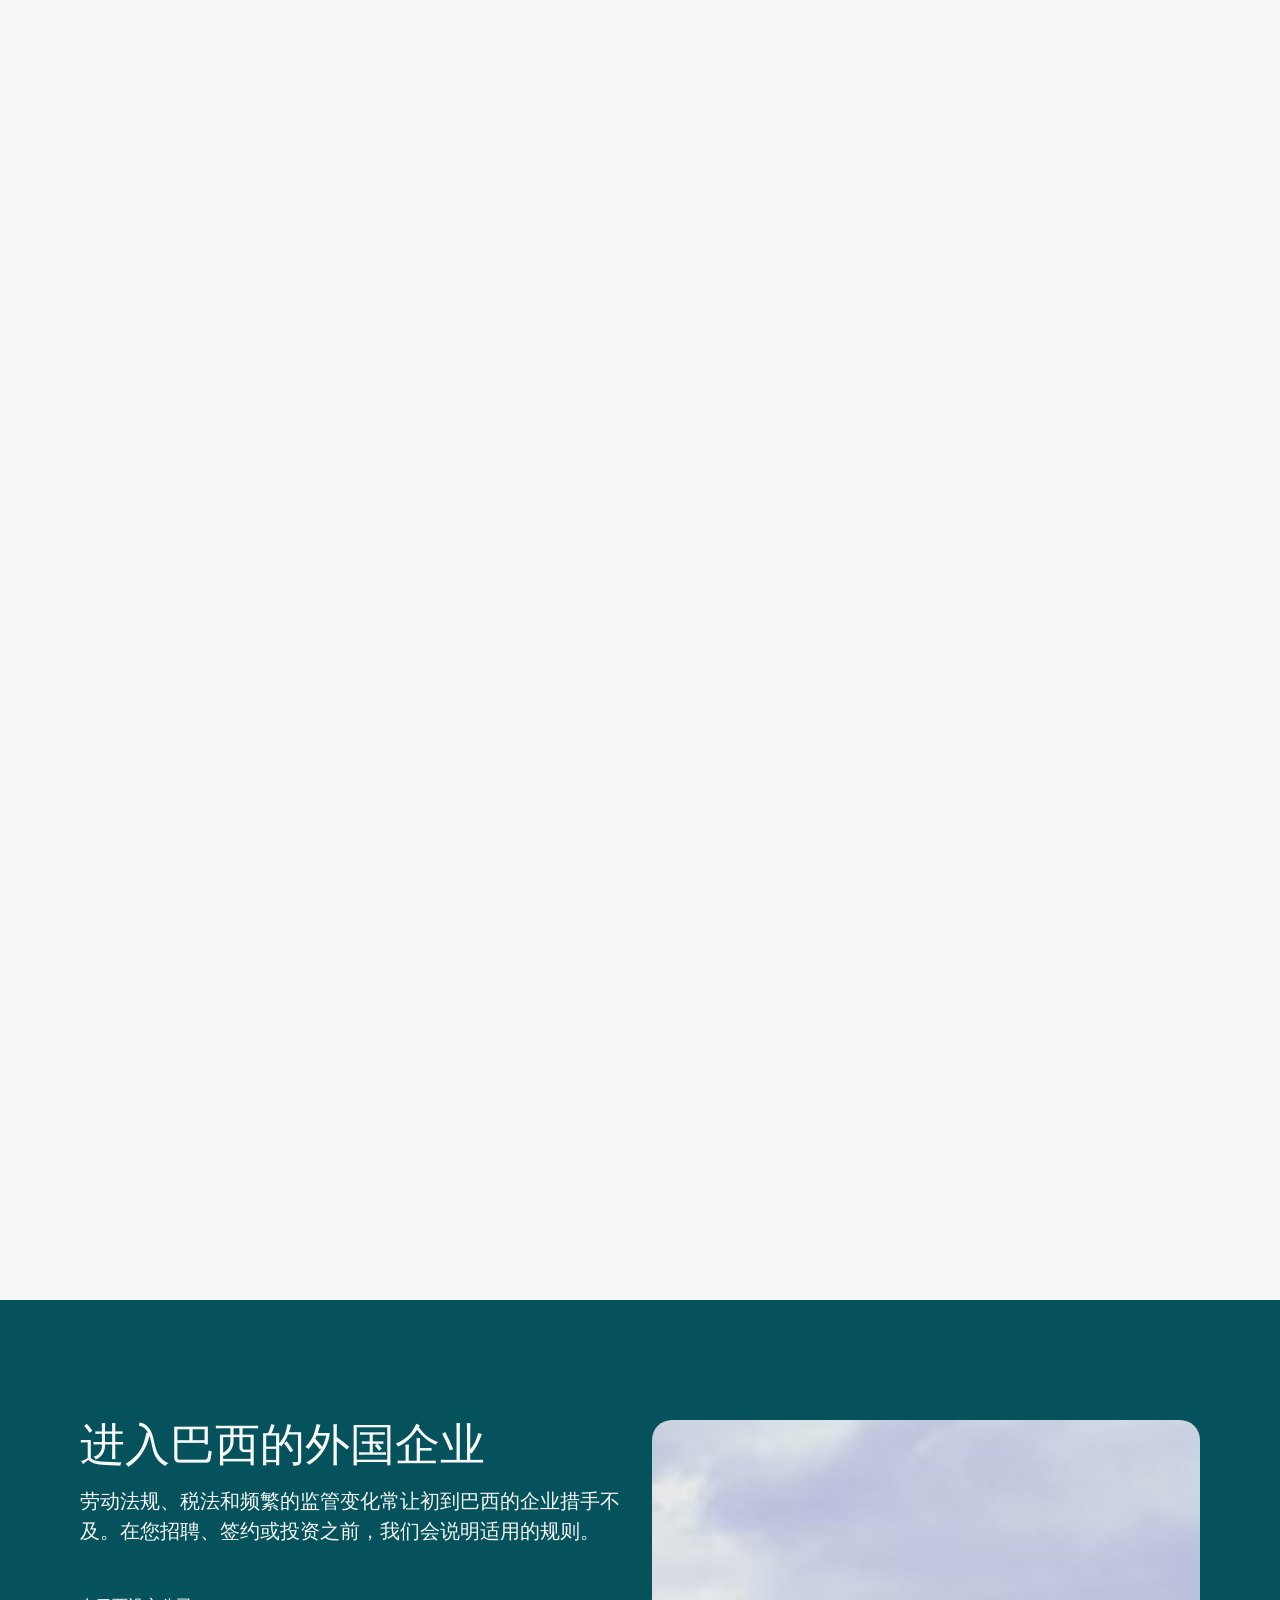
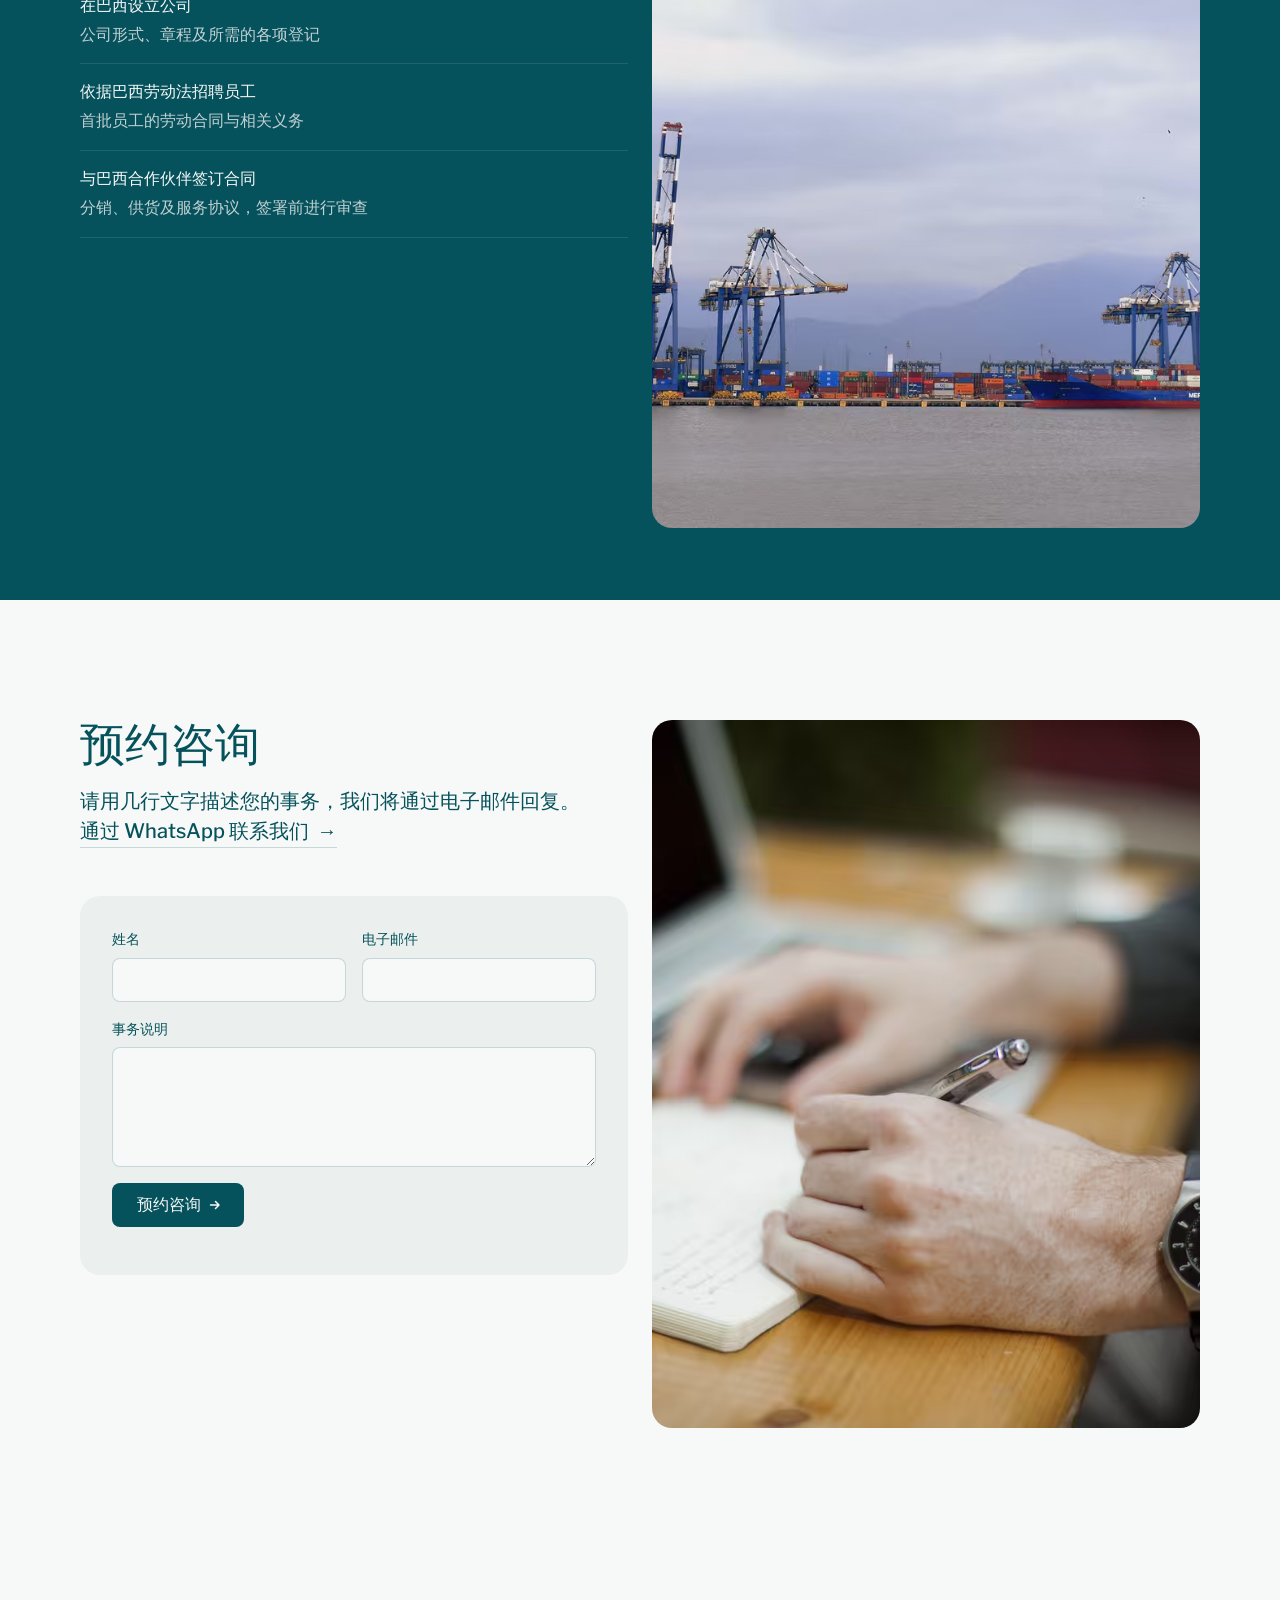
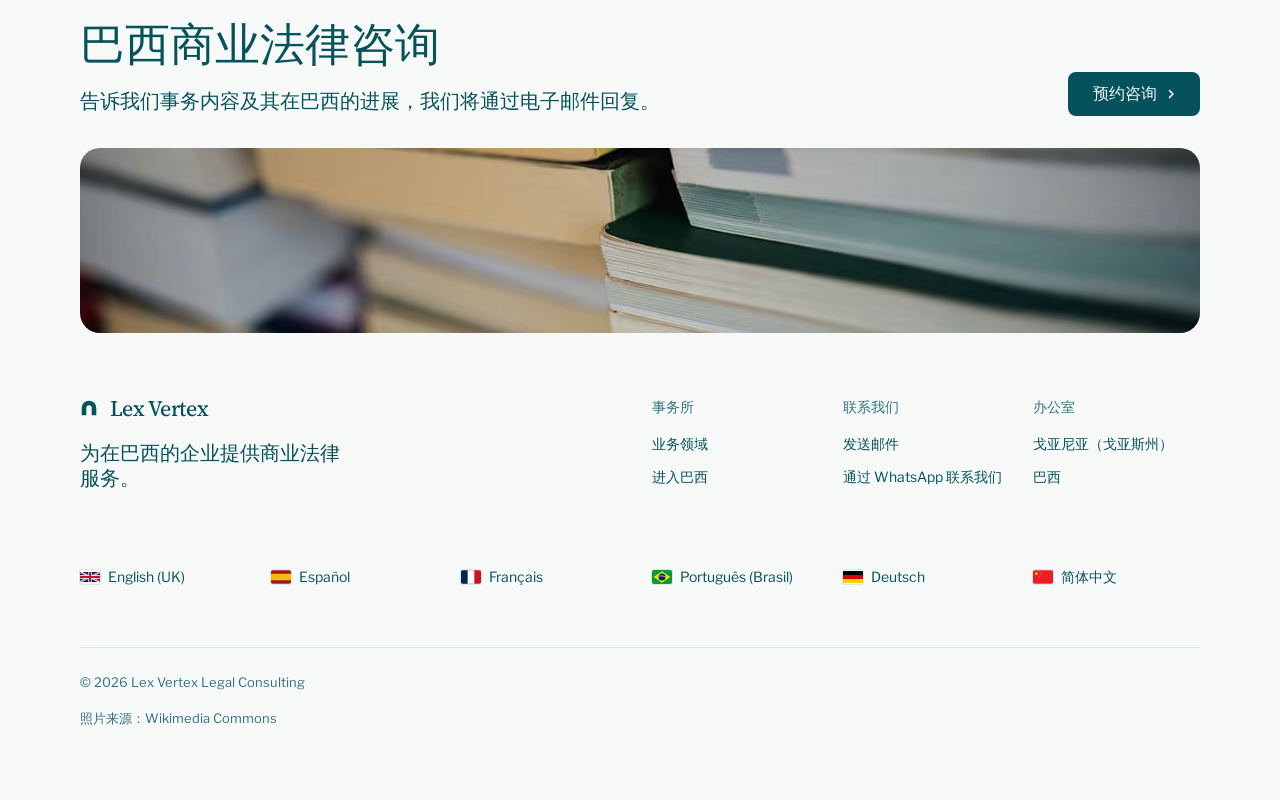
<file: zh/index.html>
<!doctype html>
<html lang="zh-CN" data-type="service" data-radius="soft" data-buttons="arrow" data-motion>
<head>
<meta charset="utf-8">
<meta name="viewport" content="width=device-width, initial-scale=1, viewport-fit=cover">
<title>Lex Vertex：巴西商业律师事务所</title>
<meta name="description" content="依据巴西法律提供公司法、知识产权、诉讼与合规服务，服务对象为巴西企业及进入巴西市场的外国企业。">
<meta property="og:type" content="website">
<meta property="og:title" content="Lex Vertex：巴西商业律师事务所">
<meta property="og:description" content="依据巴西法律提供公司法、知识产权、诉讼与合规服务。">
<meta property="og:image" content="https://www.lexvertex.com/share.jpg">
<meta property="og:locale" content="zh_CN">
<meta property="og:site_name" content="Lex Vertex">
<meta property="og:image:width" content="1440">
<meta property="og:image:height" content="900">
<meta property="og:image:alt" content="Lex Vertex：巴西商业律师事务所">
<meta name="twitter:card" content="summary_large_image">
<meta name="twitter:title" content="Lex Vertex：巴西商业律师事务所">
<meta name="twitter:description" content="依据巴西法律提供公司法、知识产权、诉讼与合规服务。">
<meta name="twitter:image" content="https://www.lexvertex.com/share.jpg">
<meta name="robots" content="index, follow, max-image-preview:large, max-snippet:-1">
<meta name="author" content="Lex Vertex Legal Consulting">
<link rel="icon" href="../favicon.svg" type="image/svg+xml">
<meta name="theme-color" content="#f7f9f8">
<!--i18n:alternates-->
<link rel="canonical" href="https://www.lexvertex.com/zh/">
<meta property="og:url" content="https://www.lexvertex.com/zh/">
<meta property="og:locale:alternate" content="en_GB">
<meta property="og:locale:alternate" content="es_ES">
<meta property="og:locale:alternate" content="fr_FR">
<meta property="og:locale:alternate" content="pt_BR">
<meta property="og:locale:alternate" content="de_DE">
<link rel="alternate" hreflang="en-GB" href="https://www.lexvertex.com/">
<link rel="alternate" hreflang="es-ES" href="https://www.lexvertex.com/es/">
<link rel="alternate" hreflang="fr-FR" href="https://www.lexvertex.com/fr/">
<link rel="alternate" hreflang="pt-BR" href="https://www.lexvertex.com/pt-br/">
<link rel="alternate" hreflang="de-DE" href="https://www.lexvertex.com/de/">
<link rel="alternate" hreflang="zh-CN" href="https://www.lexvertex.com/zh/">
<link rel="alternate" hreflang="x-default" href="https://www.lexvertex.com/">
<script type="application/ld+json">{"@context":"https://schema.org","@graph":[{"@type":"LegalService","@id":"https://www.lexvertex.com/#firm","name":"Lex Vertex Legal Consulting","alternateName":"Lex Vertex","url":"https://www.lexvertex.com/","image":"https://www.lexvertex.com/share.jpg","description":"依据巴西法律提供公司法、知识产权、诉讼与合规服务，服务对象为巴西企业及进入巴西市场的外国企业。","email":"moises@lexvertex.com","address":{"@type":"PostalAddress","addressLocality":"Goiânia","addressRegion":"GO","addressCountry":"BR"},"areaServed":{"@type":"Country","name":"Brazil"},"knowsLanguage":["en-GB","es-ES","fr-FR","pt-BR","de-DE","zh-CN"],"knowsAbout":["Brazilian law","公司法","知识产权","诉讼支持","合规与监管事务"],"contactPoint":{"@type":"ContactPoint","contactType":"customer service","email":"moises@lexvertex.com","url":"https://www.lexvertex.com/zh/#consult","availableLanguage":["en-GB","es-ES","fr-FR","pt-BR","de-DE","zh-CN"]},"hasOfferCatalog":{"@type":"OfferCatalog","name":"业务领域","itemListElement":[{"@type":"Offer","itemOffered":{"@type":"Service","name":"公司法","description":"公司治理、并购及公司合规，从公司章程到交割文件。","areaServed":{"@type":"Country","name":"Brazil"},"provider":{"@id":"https://www.lexvertex.com/#firm"}}},{"@type":"Offer","itemOffered":{"@type":"Service","name":"知识产权","description":"向巴西国家工业产权局（INPI）申请商标和专利，打击仿冒，并在权利受到侵犯时提起诉讼。","areaServed":{"@type":"Country","name":"Brazil"},"provider":{"@id":"https://www.lexvertex.com/#firm"}}},{"@type":"Offer","itemOffered":{"@type":"Service","name":"诉讼支持","description":"民事、商事及劳动争议中的策略与代理，从首次通知到法院判决。","areaServed":{"@type":"Country","name":"Brazil"},"provider":{"@id":"https://www.lexvertex.com/#firm"}}},{"@type":"Offer","itemOffered":{"@type":"Service","name":"合规与监管事务","description":"为您所在行业制定合规计划和风险审查，并随巴西法规变化及时更新。","areaServed":{"@type":"Country","name":"Brazil"},"provider":{"@id":"https://www.lexvertex.com/#firm"}}},{"@type":"Offer","itemOffered":{"@type":"Service","name":"进入巴西的外国企业","description":"劳动法规、税法和频繁的监管变化常让初到巴西的企业措手不及。在您招聘、签约或投资之前，我们会说明适用的规则。","areaServed":{"@type":"Country","name":"Brazil"},"provider":{"@id":"https://www.lexvertex.com/#firm"}}}]}},{"@type":"WebSite","@id":"https://www.lexvertex.com/#website","url":"https://www.lexvertex.com/","name":"Lex Vertex","inLanguage":["en-GB","es-ES","fr-FR","pt-BR","de-DE","zh-CN"],"publisher":{"@id":"https://www.lexvertex.com/#firm"}},{"@type":"WebPage","@id":"https://www.lexvertex.com/zh/#webpage","url":"https://www.lexvertex.com/zh/","inLanguage":"zh-CN","name":"Lex Vertex：巴西商业律师事务所","description":"依据巴西法律提供公司法、知识产权、诉讼与合规服务，服务对象为巴西企业及进入巴西市场的外国企业。","isPartOf":{"@id":"https://www.lexvertex.com/#website"},"about":{"@id":"https://www.lexvertex.com/#firm"},"primaryImageOfPage":{"@type":"ImageObject","url":"https://www.lexvertex.com/share.jpg","width":1440,"height":900}}]}</script>
<!--/i18n:alternates-->
<meta name="site-kind" content="other">
<meta name="page-type" content="service">
<!-- the hero photograph is the LCP: fetch it first -->
<link rel="preload" as="image" type="image/avif" href="../assets/img/photo-f34410442-1280.avif" imagesrcset="../assets/img/photo-f34410442-640.avif 640w, ../assets/img/photo-f34410442-960.avif 960w, ../assets/img/photo-f34410442-1280.avif 1280w, ../assets/img/photo-f34410442-1600.avif 1600w, ../assets/img/photo-f34410442-2000.avif 2000w" imagesizes="(max-width: 639px) 200vw, (max-width: 1023px) 100vw, 1020px" fetchpriority="high">
<link rel="preconnect" href="https://fonts.googleapis.com">
<link rel="preconnect" href="https://fonts.gstatic.com" crossorigin>
<link href="https://fonts.googleapis.com/css2?family=Source+Serif+4:opsz,wght@8..60,400..700&family=Libre+Franklin:wght@400..600&display=swap" rel="stylesheet">
<link rel="stylesheet" href="../assets/system.css">
<link rel="stylesheet" href="../assets/ui/cards.css">
<link rel="stylesheet" href="../assets/motion/motion.css">
<link rel="stylesheet" href="../assets/layout/layout.css">
<style>
:root {
  --p-bg: #f7f9f8; --p-surface: #ebf0ee; --p-ink: #06525c; --p-muted: #2f737d;
  --p-accent: #06525c; --p-accent-ink: #f7f9f8; --p-action: #06525c; --p-action-ink: #f7f9f8;
  --p-inv-bg: #06525c; --p-inv-surface: #205d66; --p-inv-ink: #f7f9f8; --p-inv-muted: #c1d0d2;
  --p-inv-accent: #f7f9f8; --p-inv-accent-ink: #06525c; --p-inv-action: #f7f9f8; --p-inv-action-ink: #06525c;
  --font-display: "Source Serif 4", Georgia, serif;
  --font-text: "Libre Franklin", system-ui, sans-serif;
  --display-weight: 400;
  --display-tracking: -0.02em;
  --display-tracking-xl: -0.026em;
}
</style>
<!-- page CSS: only inside visuals -->
<style>
  .rows .rows__name small { display: block; font-weight: 400; color: var(--muted); font-size: var(--t-body); margin-top: var(--s-1); }
  /* picture-develops: the section's one photograph on the split's right column */
  .develop { margin: 0; border-radius: var(--r-lg); overflow: hidden; height: min(708px, calc(100svh - 192px)); }
  .develop > img { display: block; width: 100%; height: 100%; object-fit: cover; }
  @media (max-width: 1023px) { .develop { height: auto; aspect-ratio: 4 / 3; margin-top: var(--s-7); } }
  /* phone: the words on screen one, the photograph filling screen two */
  @media (max-width: 639px) { #brazil .develop, #consult .consult__photo { aspect-ratio: auto; height: 100%; margin-top: 0; align-self: stretch; } }
  /* the consultation form's panel */
  .form-panel { background: var(--g-alt, var(--surface)); border-radius: var(--r-lg); padding: var(--s-6); }
  @media (max-width: 639px) { .form-panel { padding: var(--s-4); } }
  .consult__photo { margin: 0; border-radius: var(--r-lg); overflow: hidden; align-self: stretch; }
  @media (min-width: 1024px) { .consult__photo { min-height: min(708px, calc(100svh - 192px)); } }
  .consult__photo > img { display: block; width: 100%; height: 100%; object-fit: cover; object-position: 58% 55%; }
  @media (max-width: 1023px) { .consult__photo { aspect-ratio: 16 / 9; margin-top: var(--s-7); } }
  /* the tablet stacks the form split: two screens there; the market-entry photograph goes wide so that section keeps one */
  @media (min-width: 640px) and (max-width: 1023px) { #brazil .develop { aspect-ratio: 21 / 9; } #consult .consult__photo { aspect-ratio: 3 / 1; } }
  @media (min-width: 1024px) and (max-width: 1279px) { .form-panel { padding: var(--s-5); } }
  /* Chinese: the Latin faces carry no Chinese glyphs, so the system's own CJK faces take over (no extra download) */
  html:lang(zh) { --font-display: "Source Serif 4", "Songti SC", "Noto Serif SC", "SimSun", serif; --font-text: "Libre Franklin", "PingFang SC", "Hiragino Sans GB", "Microsoft YaHei", "Noto Sans SC", sans-serif; --display-tracking: 0; --display-tracking-xl: 0; }
  /* the language list in the nav panel and the footer */
  /* the footer's language row sits on the page's own columns: six across, three on a tablet, two on a phone */
  .lang-grid { display: grid; grid-template-columns: repeat(6, minmax(0, 1fr)); column-gap: 24px; margin-top: var(--s-4); font-size: var(--t-small); }
  .lang-grid a { min-height: 44px; }
  @media (max-width: 1023px) { .lang-grid { grid-template-columns: repeat(3, minmax(0, 1fr)); } }
  @media (max-width: 639px) { .lang-grid { grid-template-columns: repeat(2, minmax(0, 1fr)); column-gap: 12px; } }
  .lang-grid a[aria-current="true"], .lang-menu .lang-link[aria-current="true"] { font-weight: 500; }
  .lang-link, .menu-col a.lang-link, .nav__link.lang-current { display: inline-flex; align-items: center; gap: var(--s-2); }
  /* the language menu: a small dropdown right under its selector, as wide as the longest name */
  @media (min-width: 1024px) {
    .nav__item--lang { position: relative; }
    .nav__item--lang > .lang-menu { left: 0; right: auto; width: max-content; min-width: 100%; padding: var(--s-2) 0; border: 1px solid var(--line); border-top: 0; border-radius: 0 0 var(--r-md) var(--r-md); display: grid; }
    .lang-menu .lang-link { padding: var(--s-2) var(--s-4); min-height: 44px; }
    .lang-menu .lang-link:hover { color: var(--action); background: var(--surface); }
  }
  /* phone: the header keeps the logo and the menu button; the main action sits in the menu sheet and the hero */
  @media (max-width: 639px) { .nav:not(.is-open) .nav__actions { display: none; } .nav:not(.is-open) .nav__actions + .nav__toggle { margin-left: auto; } }
  @media (max-width: 1023px) { .nav.is-open .lang-menu .lang-link { display: flex; min-height: 44px; } }
  .flag { width: 20px; height: 14px; border-radius: 2px; box-shadow: 0 0 0 1px var(--line); flex: none; }
</style>
<script>document.documentElement.classList.add('m-enter');setTimeout(()=>document.documentElement.classList.add('m-enter-done'),700)</script>
<script>document.documentElement.classList.add('mo-js');setTimeout(()=>document.documentElement.classList.add('mo-safe'),2500)</script>
<link rel="modulepreload" href="../assets/moments/moments.js">
<link rel="modulepreload" href="../assets/moments/lib.js">
<link rel="modulepreload" href="../assets/moments/photo-chapters/moment.js">
<link rel="modulepreload" href="../assets/moments/picture-develops/moment.js">
</head>
<body>
<!-- type: service (business law firm, Brazil)
     deal: hero split, nav nav-centre, close close-photo, footer footer-columns, rhythm dark-band, buttons arrow, mark arc,
           palette teal-on-paper, type source-serif (second pairing: the client's logo is a classical serif over a plain sans)
     moments: photo-chapters in #practice (four practice areas, one photograph each, shown in the space of one screen);
              picture-develops in #brazil (the port photograph comes up once as the market-entry section arrives) -->

<header class="nav nav--centre">
  <div class="wrap nav__bar">
    <a class="skip-link" href="#top">跳至正文</a>
    <a class="nav__logo" href="#top"><span class="mark" data-mark="arc" aria-hidden="true"></span>Lex Vertex</a>
    <nav class="nav__links" aria-label="主导航">
      <div class="nav__item"><a class="nav__link" href="#practice">业务领域</a></div>
      <div class="nav__item"><a class="nav__link" href="#brazil">巴西</a></div>
      <div class="nav__item"><a class="nav__link" href="#contact">联系我们</a></div>
      <!--i18n:switch--><div class="nav__item nav__item--lang"><a class="nav__link lang-current" href="#languages" aria-label="语言: 简体中文"><img class="flag" src="../flags/cn.svg" width="20" height="14" alt=""><span>简体中文</span> <svg class="chev" viewBox="0 0 12 12" aria-hidden="true"><path d="M3 4.5l3 3 3-3" fill="none" stroke="currentColor" stroke-width="1.5" stroke-linecap="round" stroke-linejoin="round"/></svg></a>
        <div class="nav__menu lang-menu">
          <a class="lang-link" href="../" hreflang="en-GB" lang="en-GB"><img class="flag" src="../flags/gb.svg" width="20" height="14" alt="" loading="lazy" decoding="async"><span>English (UK)</span></a>
          <a class="lang-link" href="../es/" hreflang="es-ES" lang="es-ES"><img class="flag" src="../flags/es.svg" width="20" height="14" alt="" loading="lazy" decoding="async"><span>Español</span></a>
          <a class="lang-link" href="../fr/" hreflang="fr-FR" lang="fr-FR"><img class="flag" src="../flags/fr.svg" width="20" height="14" alt="" loading="lazy" decoding="async"><span>Français</span></a>
          <a class="lang-link" href="../pt-br/" hreflang="pt-BR" lang="pt-BR"><img class="flag" src="../flags/br.svg" width="20" height="14" alt="" loading="lazy" decoding="async"><span>Português (Brasil)</span></a>
          <a class="lang-link" href="../de/" hreflang="de-DE" lang="de-DE"><img class="flag" src="../flags/de.svg" width="20" height="14" alt="" loading="lazy" decoding="async"><span>Deutsch</span></a>
          <a class="lang-link" href="../zh/" hreflang="zh-CN" lang="zh-CN" aria-current="true"><img class="flag" src="../flags/cn.svg" width="20" height="14" alt="" loading="lazy" decoding="async"><span>简体中文</span></a>
        </div>
      </div><!--/i18n:switch-->
    </nav>
    <div class="nav__actions">
      <a class="btn btn--primary" href="#consult">预约咨询</a>
    </div>
    <button class="nav__toggle" type="button" aria-expanded="false" aria-label="菜单">
      <svg width="18" height="18" viewBox="0 0 18 18" aria-hidden="true"><path d="M2 5h14M2 13h14" stroke="currentColor" stroke-width="1.6" stroke-linecap="round"/></svg>
    </button>
  </div>
</header>

<main id="top">
  <section class="hero hero--split" data-enter aria-labelledby="hero-h">
    <div class="wrap"><div class="hero-text grid hero__grid">
      <div class="hero__text span-5">
        <h1 id="hero-h">巴西商业律师事务所</h1>
        <p class="hero__lead">依据巴西法律提供公司法、知识产权、诉讼与合规服务，服务巴西本土企业以及进入巴西市场的外国企业。</p>
        <div class="btn-row">
          <a class="btn btn--primary" href="#consult">预约咨询<svg class="m-arrow" viewBox="0 0 12 12" aria-hidden="true"><path class="m-arrow__stem" d="M1 6h8"/><path class="m-arrow__head" d="M4.5 2.5 8 6l-3.5 3.5"/></svg></a>
          <a class="btn btn--secondary" href="#practice">查看业务领域</a>
        </div>
      </div>
      <div class="hero__media span-6 start-7">
        <!-- stand-in: the Ponte Estaiada (Octávio Frias de Oliveira bridge), São Paulo (Wikimedia Commons, CC0). Client's file to come: the office or the team at work -->
        <img src="../assets/img/photo-f34410442-1280.avif" srcset="../assets/img/photo-f34410442-640.avif 640w, ../assets/img/photo-f34410442-960.avif 960w, ../assets/img/photo-f34410442-1280.avif 1280w, ../assets/img/photo-f34410442-1600.avif 1600w, ../assets/img/photo-f34410442-2000.avif 2000w" sizes="(max-width: 639px) 200vw, (max-width: 1023px) 100vw, 1020px" width="2000" height="1403" alt="圣保罗的斜拉桥（Ponte Estaiada），钢索从一座高塔呈扇形展开，横跨皮涅鲁斯河，后方是办公大楼" style="--ly-pos: 56% 50%" fetchpriority="high" decoding="async" data-source="stand-in" data-subject="Ponte Estaiada, São Paulo">
        <div class="ly-float">
          <div class="ly-float__row"><span>4 大业务领域</span><span>巴西及海外</span></div>
          <div class="ly-float__title">巴西企业与外国企业</div>
        </div>
      </div>
    </div></div>
  </section>

  <section class="section" id="practice" data-moment="photo-chapters" aria-labelledby="practice-h">
    <div class="wrap mo-ph">
      <div class="mo-ph__head"><h2 id="practice-h">四大业务领域</h2><p>每项事务均依据巴西法律处理，服务本地企业以及在巴西设立业务的外国企业。</p></div>
      <ol class="mo-ph__list">
        <li class="mo-ph__ch">
          <figure class="mo-ph__pic"><img src="../assets/img/photo-f113099817-1600.avif" srcset="../assets/img/photo-f113099817-640.avif 640w, ../assets/img/photo-f113099817-1024.avif 1024w, ../assets/img/photo-f113099817-1600.avif 1600w, ../assets/img/photo-f113099817-2000.avif 2000w" sizes="(max-width: 639px) 210vw, (max-width: 1023px) 160vw, 1280px" width="2000" height="1500" alt="夜晚的圣保罗保利斯塔大道，沿街办公大楼灯火通明" loading="lazy" decoding="async" data-source="stand-in" data-subject="Avenida Paulista, São Paulo"></figure>
          <h3>公司法</h3>
          <p>公司治理、并购及公司合规，从公司章程到交割文件。</p>
        </li>
        <li class="mo-ph__ch">
          <figure class="mo-ph__pic"><img src="../assets/img/photo-d183-1600.avif" srcset="../assets/img/photo-d183-640.avif 640w, ../assets/img/photo-d183-1024.avif 1024w, ../assets/img/photo-d183-1600.avif 1600w, ../assets/img/photo-d183-2000.avif 2000w" sizes="(max-width: 639px) 210vw, (max-width: 1023px) 160vw, 1280px" width="2000" height="1334" alt="一本打开的笔记本，空白页上放着一支铅笔" loading="lazy" decoding="async" data-source="library-d183" data-subject="notebook and pencil"></figure>
          <h3>知识产权</h3>
          <p>向巴西国家工业产权局（INPI）申请商标和专利，打击仿冒，并在权利受到侵犯时提起诉讼。</p>
        </li>
        <li class="mo-ph__ch">
          <figure class="mo-ph__pic"><img src="../assets/img/photo-f123446798-1600.avif" srcset="../assets/img/photo-f123446798-640.avif 640w, ../assets/img/photo-f123446798-1024.avif 1024w, ../assets/img/photo-f123446798-1600.avif 1600w, ../assets/img/photo-f123446798-2000.avif 2000w" sizes="(max-width: 639px) 210vw, (max-width: 1023px) 160vw, 1280px" width="1600" height="1066" alt="巴西利亚联邦最高法院前的正义女神像，夜间灯光照亮" loading="lazy" decoding="async" data-source="stand-in" data-subject="Supreme Federal Court, Brasília"></figure>
          <h3>诉讼支持</h3>
          <p>民事、商事及劳动争议中的策略与代理，从首次通知到法院判决。</p>
        </li>
        <li class="mo-ph__ch">
          <figure class="mo-ph__pic"><img src="../assets/img/photo-f83499681-1600.avif" srcset="../assets/img/photo-f83499681-640.avif 640w, ../assets/img/photo-f83499681-1024.avif 1024w, ../assets/img/photo-f83499681-1600.avif 1600w, ../assets/img/photo-f83499681-2000.avif 2000w" sizes="(max-width: 639px) 210vw, (max-width: 1023px) 160vw, 1280px" width="2000" height="1334" alt="巴西利亚的国会大厦，两座塔楼位于参议院和众议院穹顶之间" loading="lazy" decoding="async" data-source="stand-in" data-subject="National Congress, Brasília"></figure>
          <h3>合规与监管事务</h3>
          <p>为您所在行业制定合规计划和风险审查，并随巴西法规变化及时更新。</p>
        </li>
      </ol>
    </div>
  </section>

  <section class="section ground-inverse g2m" id="brazil" aria-labelledby="brazil-h">
    <div class="wrap grid grid--top">
      <div class="span-6">
        <div class="section-head">
          <h2 id="brazil-h">进入巴西的外国企业</h2>
          <p>劳动法规、税法和频繁的监管变化常让初到巴西的企业措手不及。在您招聘、签约或投资之前，我们会说明适用的规则。</p>
        </div>
        <ul class="rows">
          <li><span class="rows__name">在巴西设立公司<small>公司形式、章程及所需的各项登记</small></span></li>
          <li><span class="rows__name">依据巴西劳动法招聘员工<small>首批员工的劳动合同与相关义务</small></span></li>
          <li><span class="rows__name">与巴西合作伙伴签订合同<small>分销、供货及服务协议，签署前进行审查</small></span></li>
        </ul>
      </div>
      <!-- stand-in: the container port of Santos (Wikimedia Commons) -->
      <figure class="develop span-6 start-7" data-moment="picture-develops"><img src="../assets/img/photo-f94361145-1024.avif" srcset="../assets/img/photo-f94361145-640.avif 640w, ../assets/img/photo-f94361145-1024.avif 1024w, ../assets/img/photo-f94361145-1600.avif 1600w" sizes="(max-width: 639px) 300vw, (max-width: 1023px) 100vw, 1300px" width="1600" height="872" alt="桑托斯港的集装箱起重机和一艘货轮，后方是山丘" loading="lazy" decoding="async" data-source="stand-in" data-subject="port of Santos"></figure>
    </div>
  </section>

  <section class="section g2m" id="consult" aria-labelledby="consult-h">
    <div class="wrap grid grid--top">
      <div class="span-6">
        <div class="section-head">
          <h2 id="consult-h">预约咨询</h2>
          <p>请用几行文字描述您的事务，我们将通过电子邮件回复。 <a class="link" href="https://wa.me/5562992818615">通过 WhatsApp 联系我们</a></p>
        </div>
        <div class="form-panel">
        <form class="form" action="mailto:moises@lexvertex.com" method="post" enctype="text/plain" data-endpoint="" data-fix="需要修改的字段：{n} 个。" data-sending="正在发送" data-failed="未发送：网络连接失败。您填写的内容仍在此处，请重试。" novalidate>
          <div class="field"><label for="f-name">姓名</label>
            <input id="f-name" name="name" type="text" autocomplete="name" required aria-describedby="f-name-err">
            <p class="field__error" id="f-name-err" hidden>请填写您的全名。</p></div>
          <div class="field"><label for="f-email">电子邮件</label>
            <input id="f-email" name="email" type="email" autocomplete="email" inputmode="email" required aria-describedby="f-email-err">
            <p class="field__error" id="f-email-err" hidden>请填写包含 @ 的电子邮件地址，例如 name@company.com。</p></div>
          <div class="field field--full"><label for="f-matter">事务说明</label>
            <textarea id="f-matter" name="matter" rows="3" required aria-describedby="f-matter-err"></textarea>
            <p class="field__error" id="f-matter-err" hidden>请用几行文字描述事务：发生了什么，以及您需要什么。</p></div>
          <div class="btn-row"><button class="btn btn--primary" type="submit">预约咨询</button></div>
          <p class="form__status" role="status" data-form-status></p>
        </form>
        </div>
      </div>
      <figure class="consult__photo span-6 start-7"><img src="../assets/img/photo-f41430144-1024.avif" srcset="../assets/img/photo-f41430144-640.avif 640w, ../assets/img/photo-f41430144-1024.avif 1024w, ../assets/img/photo-f41430144-1600.avif 1600w" sizes="(max-width: 639px) 250vw, (max-width: 1023px) 100vw, 1070px" width="1600" height="1067" alt="一只手在桌上的笔记本上用笔做笔记，后方是一台打开的笔记本电脑" loading="lazy" decoding="async" data-source="stand-in" data-subject="notes at a desk"></figure>
    </div>
  </section>
</main>

<footer class="footer closing" id="contact" aria-labelledby="close-h">
  <div class="wrap">
    <div class="closing__cta close--photo">
      <div class="section-head--split">
        <div><h2 id="close-h">巴西商业法律咨询</h2><p class="t-lead">告诉我们事务内容及其在巴西的进展，我们将通过电子邮件回复。</p></div>
        <a class="btn btn--primary" href="#consult">预约咨询<svg class="m-arrow" viewBox="0 0 12 12" aria-hidden="true"><path class="m-arrow__stem" d="M1 6h8"/><path class="m-arrow__head" d="M4.5 2.5 8 6l-3.5 3.5"/></svg></a>
      </div>
      <div class="close__media"><img src="../assets/img/photo-c877-1280.avif" srcset="../assets/img/photo-c877-640.avif 640w, ../assets/img/photo-c877-1024.avif 1024w, ../assets/img/photo-c877-1280.avif 1280w" sizes="(max-width: 639px) 170vw, (max-width: 1023px) 100vw, 1280px" width="1280" height="854" alt="近距离拍摄的一摞摞书籍，可见书页边缘和封面" loading="lazy" decoding="async" data-source="library-c877" data-subject="stacked books"></div>
    </div>
    <div class="closing__links">
      <div class="grid">
        <div class="span-4 stack-4">
          <a class="nav__logo" href="#top"><span class="mark" data-mark="arc" aria-hidden="true"></span>Lex Vertex</a>
          <p class="footer__lede">为在巴西的企业提供商业法律服务。</p>
        </div>
        <div class="span-2 start-7 footer__col"><h3>事务所</h3><ul><li><a href="#practice">业务领域</a></li><li><a href="#brazil">进入巴西</a></li></ul></div>
        <div class="span-2 footer__col"><h3>联系我们</h3><ul><li><a href="mailto:moises@lexvertex.com">发送邮件</a></li><li><a href="https://wa.me/5562992818615">通过 WhatsApp 联系我们</a></li></ul></div>
        <div class="span-2 footer__col"><h3>办公室</h3><ul><li>戈亚尼亚（戈亚斯州）</li><li>巴西</li></ul></div>
      </div>
      <!--i18n:footer--><nav id="languages" class="lang-grid" aria-label="语言"><a class="lang-link" href="../" hreflang="en-GB" lang="en-GB"><img class="flag" src="../flags/gb.svg" width="20" height="14" alt="" loading="lazy" decoding="async"><span>English (UK)</span></a><a class="lang-link" href="../es/" hreflang="es-ES" lang="es-ES"><img class="flag" src="../flags/es.svg" width="20" height="14" alt="" loading="lazy" decoding="async"><span>Español</span></a><a class="lang-link" href="../fr/" hreflang="fr-FR" lang="fr-FR"><img class="flag" src="../flags/fr.svg" width="20" height="14" alt="" loading="lazy" decoding="async"><span>Français</span></a><a class="lang-link" href="../pt-br/" hreflang="pt-BR" lang="pt-BR"><img class="flag" src="../flags/br.svg" width="20" height="14" alt="" loading="lazy" decoding="async"><span>Português (Brasil)</span></a><a class="lang-link" href="../de/" hreflang="de-DE" lang="de-DE"><img class="flag" src="../flags/de.svg" width="20" height="14" alt="" loading="lazy" decoding="async"><span>Deutsch</span></a><a class="lang-link" href="../zh/" hreflang="zh-CN" lang="zh-CN" aria-current="true"><img class="flag" src="../flags/cn.svg" width="20" height="14" alt="" loading="lazy" decoding="async"><span>简体中文</span></a></nav><!--/i18n:footer-->
      <div class="footer__legal">
        <span>&copy; 2026 Lex Vertex Legal Consulting</span>
        <div class="socials"></div>
        <a class="credits" href="../credits.html">照片来源：Wikimedia Commons</a>
      </div>
    </div>
  </div>
</footer>


<script type="module" src="../assets/system.js"></script>
<script type="module" src="../assets/motion/motion.js"></script>
<script type="module" src="../assets/layout/layout.js"></script>
</body>
</html>
</file>
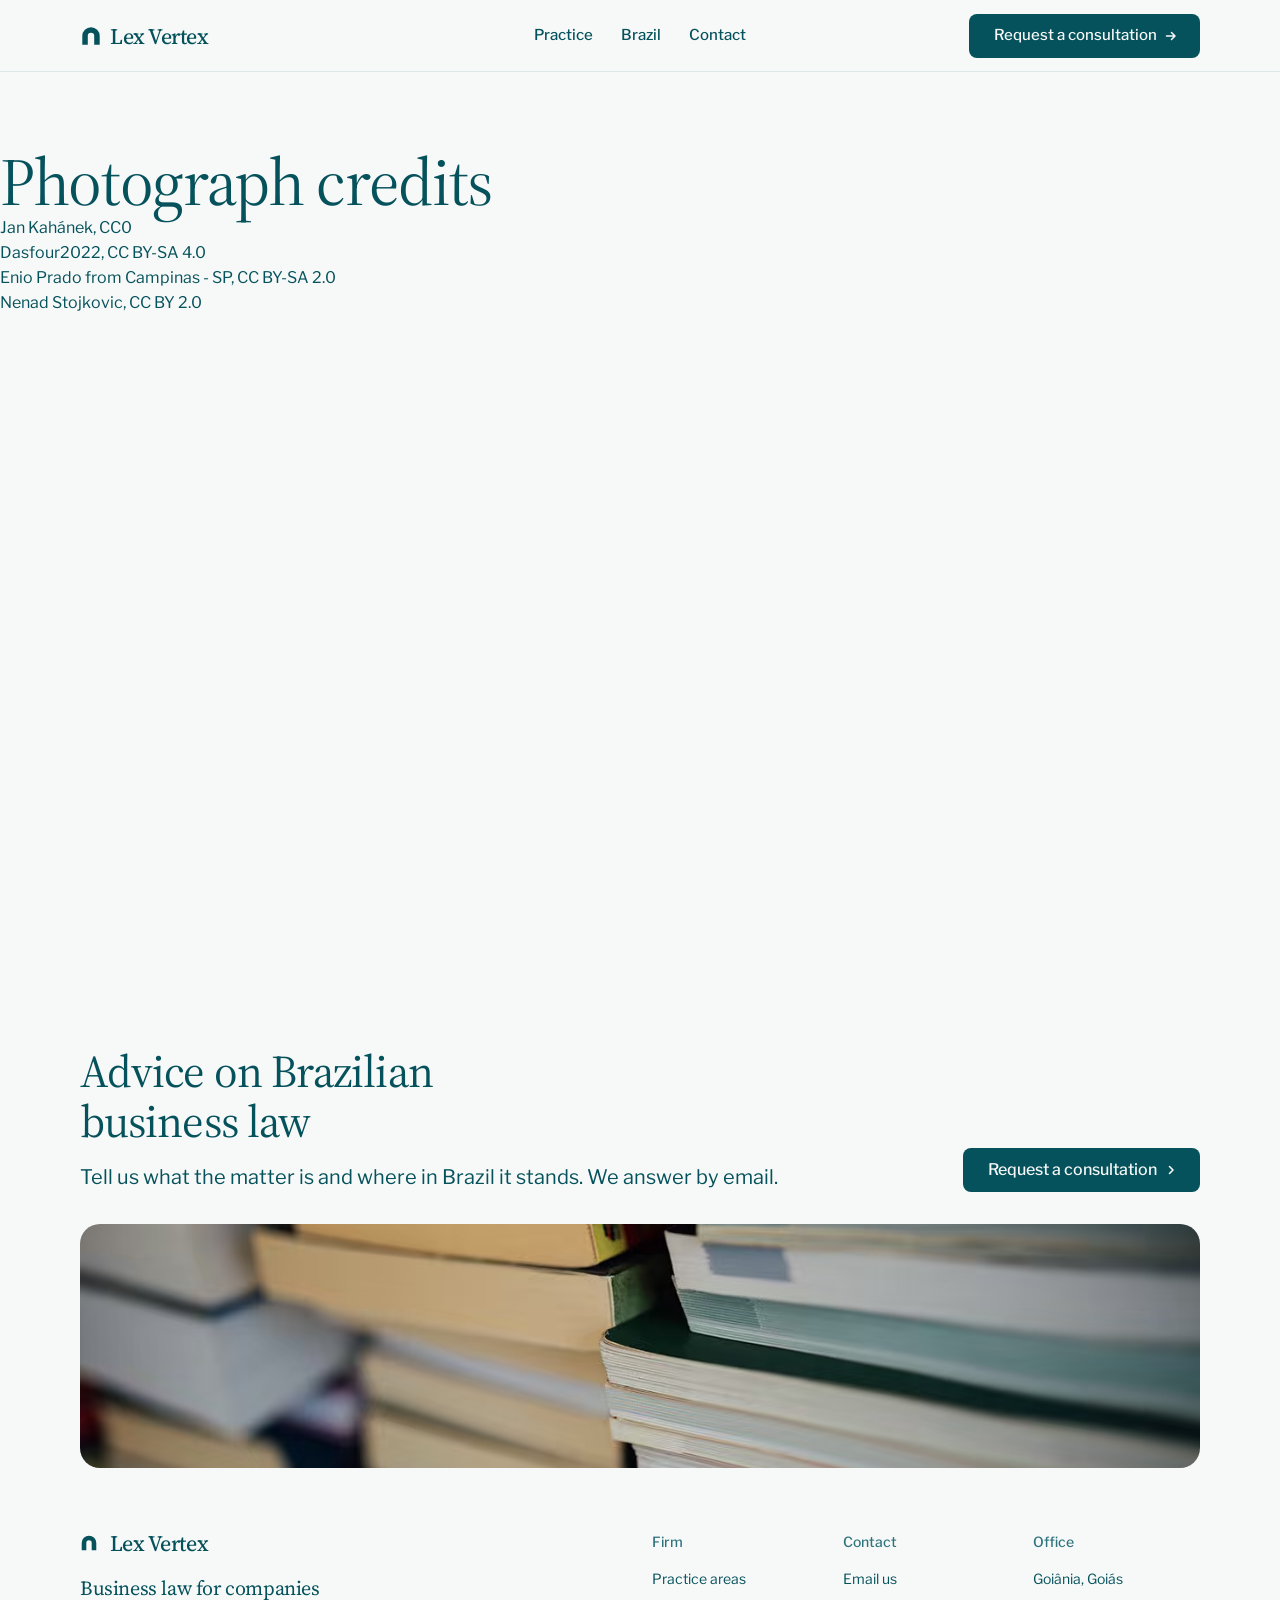
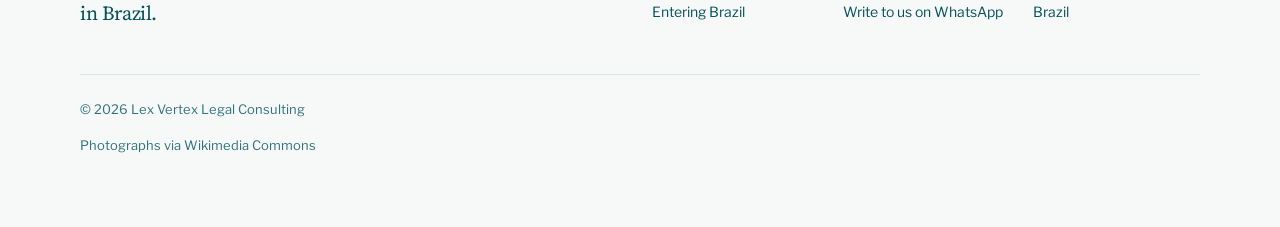
<file: credits.html>
<!doctype html>
<html lang="en" data-type="service" data-radius="soft" data-buttons="arrow" data-motion>
<head>
<meta charset="utf-8">
<meta name="viewport" content="width=device-width, initial-scale=1, viewport-fit=cover">
<title>Lex Vertex: photograph credits</title>
<meta name="description" content="The photographers, licences and source pages of the photographs on the Lex Vertex website.">
<meta property="og:type" content="website">
<meta property="og:title" content="Lex Vertex: business law firm in Brazil">
<meta property="og:description" content="Corporate, intellectual property, litigation and compliance advice under Brazilian law.">
<meta property="og:image" content="https://www.lexvertex.com/share.jpg">
<meta name="twitter:card" content="summary_large_image">
<link rel="icon" href="favicon.svg" type="image/svg+xml">
<meta name="theme-color" content="#f7f9f8">
<link rel="canonical" href="https://www.lexvertex.com/credits.html">
<meta name="robots" content="noindex, follow">
<meta name="site-kind" content="other">
<meta name="page-type" content="service">
<link rel="preconnect" href="https://fonts.googleapis.com">
<link rel="preconnect" href="https://fonts.gstatic.com" crossorigin>
<link href="https://fonts.googleapis.com/css2?family=Source+Serif+4:opsz,wght@8..60,400..700&family=Libre+Franklin:wght@400..600&display=swap" rel="stylesheet">
<link rel="stylesheet" href="assets/system.css">
<link rel="stylesheet" href="assets/ui/cards.css">
<link rel="stylesheet" href="assets/motion/motion.css">
<link rel="stylesheet" href="assets/layout/layout.css">
<style>
:root {
  --p-bg: #f7f9f8; --p-surface: #ebf0ee; --p-ink: #06525c; --p-muted: #2f737d;
  --p-accent: #06525c; --p-accent-ink: #f7f9f8; --p-action: #06525c; --p-action-ink: #f7f9f8;
  --p-inv-bg: #06525c; --p-inv-surface: #205d66; --p-inv-ink: #f7f9f8; --p-inv-muted: #c1d0d2;
  --p-inv-accent: #f7f9f8; --p-inv-accent-ink: #06525c; --p-inv-action: #f7f9f8; --p-inv-action-ink: #06525c;
  --font-display: "Source Serif 4", Georgia, serif;
  --font-text: "Libre Franklin", system-ui, sans-serif;
  --display-weight: 400;
  --display-tracking: -0.02em;
  --display-tracking-xl: -0.026em;
}
</style>
<!-- page CSS: only inside visuals -->
<style>
  .rows .rows__name small { display: block; font-weight: 400; color: var(--muted); font-size: var(--t-body); margin-top: var(--s-1); }
  /* picture-develops: the section's one photograph on the split's right column */
  .develop { margin: 0; border-radius: var(--r-lg); overflow: hidden; height: min(708px, calc(100svh - 192px)); }
  .develop > img { display: block; width: 100%; height: 100%; object-fit: cover; }
  @media (max-width: 1023px) { .develop { height: auto; aspect-ratio: 4 / 3; margin-top: var(--s-7); } }
  /* phone: the words on screen one, the photograph filling screen two */
  @media (max-width: 639px) { #brazil .develop, #consult .consult__photo { aspect-ratio: auto; height: 100%; margin-top: 0; align-self: stretch; } }
  /* the consultation form's panel */
  .form-panel { background: var(--g-alt, var(--surface)); border-radius: var(--r-lg); padding: var(--s-6); }
  @media (max-width: 639px) { .form-panel { padding: var(--s-5); } }
  .consult__photo { margin: 0; border-radius: var(--r-lg); overflow: hidden; align-self: stretch; }
  @media (min-width: 1024px) { .consult__photo { min-height: min(708px, calc(100svh - 192px)); } }
  .consult__photo > img { display: block; width: 100%; height: 100%; object-fit: cover; object-position: 58% 55%; }
  @media (max-width: 1023px) { .consult__photo { aspect-ratio: 16 / 9; margin-top: var(--s-7); } }
  /* the tablet stacks the form split: two screens there; the market-entry photograph goes wide so that section keeps one */
  @media (min-width: 640px) and (max-width: 1023px) { #brazil .develop { aspect-ratio: 21 / 9; } #consult .consult__photo { aspect-ratio: 3 / 1; } }
  @media (min-width: 1024px) and (max-width: 1279px) { .form-panel { padding: var(--s-5); } }
</style>
<script>document.documentElement.classList.add('m-enter');setTimeout(()=>document.documentElement.classList.add('m-enter-done'),700)</script>
<script>document.documentElement.classList.add('mo-js');setTimeout(()=>document.documentElement.classList.add('mo-safe'),2500)</script>
<link rel="modulepreload" href="assets/moments/moments.js">
<link rel="modulepreload" href="assets/moments/lib.js">
<link rel="modulepreload" href="assets/moments/photo-chapters/moment.js">
<link rel="modulepreload" href="assets/moments/picture-develops/moment.js">
</head>
<body>
<!-- type: service (business law firm, Brazil)
     deal: hero split, nav nav-centre, close close-photo, footer footer-columns, rhythm dark-band, buttons arrow, mark arc,
           palette teal-on-paper, type source-serif (second pairing: the client's logo is a classical serif over a plain sans)
     moments: photo-chapters in #practice (four practice areas, one photograph each, shown in the space of one screen);
              picture-develops in #brazil (the port photograph comes up once as the market-entry section arrives) -->

<header class="nav nav--centre">
  <div class="wrap nav__bar">
    <a class="skip-link" href="#top">Skip to content</a>
    <a class="nav__logo" href="#top"><span class="mark" data-mark="arc" aria-hidden="true"></span>Lex Vertex</a>
    <nav class="nav__links" aria-label="Main">
      <div class="nav__item"><a class="nav__link" href="#practice">Practice</a></div>
      <div class="nav__item"><a class="nav__link" href="#brazil">Brazil</a></div>
      <div class="nav__item"><a class="nav__link" href="#contact">Contact</a></div>
    </nav>
    <div class="nav__actions">
      <a class="btn btn--primary" href="#consult">Request a consultation</a>
    </div>
    <button class="nav__toggle" type="button" aria-expanded="false" aria-label="Menu">
      <svg width="18" height="18" viewBox="0 0 18 18" aria-hidden="true"><path d="M2 5h14M2 13h14" stroke="currentColor" stroke-width="1.6" stroke-linecap="round"/></svg>
    </button>
  </div>
</header>

<main id="top">
  <p><a class="link" href="index.html">Lex Vertex</a></p>
  <section class="credits-list" id="credits" aria-labelledby="credits-h">
    <h1 id="credits-h">Photograph credits</h1>
    <ul>
      <li><a href="https://commons.wikimedia.org/wiki/File:Tabel_day_1_(Unsplash).jpg">Jan Kahánek</a>, <a href="https://creativecommons.org/publicdomain/zero/1.0/">CC0</a></li>
      <li><a href="https://commons.wikimedia.org/wiki/File:Supreme_Federal_Court_-_Statue.jpg">Dasfour2022</a>, <a href="https://creativecommons.org/licenses/by-sa/4.0">CC BY-SA 4.0</a></li>
      <li><a href="https://commons.wikimedia.org/wiki/File:Porto_de_Santos_(49871300568).jpg">Enio Prado from Campinas - SP</a>, <a href="https://creativecommons.org/licenses/by-sa/2.0">CC BY-SA 2.0</a></li>
      <li><a href="https://commons.wikimedia.org/wiki/File:Close-up_of_stacked_books._(51539890528).jpg">Nenad Stojkovic</a>, <a href="https://creativecommons.org/licenses/by/2.0/">CC BY 2.0</a></li>
    </ul>
  </section>
</main>

<footer class="footer closing" id="contact" aria-labelledby="close-h">
  <div class="wrap">
    <div class="closing__cta close--photo">
      <div class="section-head--split">
        <div><h2 id="close-h">Advice on Brazilian business law</h2><p class="t-lead">Tell us what the matter is and where in Brazil it stands. We answer by email.</p></div>
        <a class="btn btn--primary" href="#consult">Request a consultation<svg class="m-arrow" viewBox="0 0 12 12" aria-hidden="true"><path class="m-arrow__stem" d="M1 6h8"/><path class="m-arrow__head" d="M4.5 2.5 8 6l-3.5 3.5"/></svg></a>
      </div>
      <div class="close__media"><img src="assets/img/photo-c877-1280.avif" srcset="assets/img/photo-c877-640.avif 640w, assets/img/photo-c877-1024.avif 1024w, assets/img/photo-c877-1280.avif 1280w" sizes="(max-width: 639px) 170vw, (max-width: 1023px) 100vw, 1280px" width="1280" height="854" alt="Stacks of books seen close up, their page edges and covers" loading="lazy" decoding="async" data-source="library-c877" data-subject="stacked books"></div>
    </div>
    <div class="closing__links">
      <div class="grid">
        <div class="span-4 stack-4">
          <a class="nav__logo" href="#top"><span class="mark" data-mark="arc" aria-hidden="true"></span>Lex Vertex</a>
          <p class="footer__lede">Business law for companies in Brazil.</p>
        </div>
        <div class="span-2 start-7 footer__col"><h3>Firm</h3><ul><li><a href="#practice">Practice areas</a></li><li><a href="#brazil">Entering Brazil</a></li></ul></div>
        <div class="span-2 footer__col"><h3>Contact</h3><ul><li><a href="mailto:moises@lexvertex.com">Email us</a></li><li><a href="https://wa.me/5562992818615">Write to us on WhatsApp</a></li></ul></div>
        <div class="span-2 footer__col"><h3>Office</h3><ul><li>Goiânia, Goiás</li><li>Brazil</li></ul></div>
      </div>
      <div class="footer__legal">
        <span>&copy; 2026 Lex Vertex Legal Consulting</span>
        <div class="socials"></div>
        <a class="credits" href="credits.html">Photographs via Wikimedia Commons</a>
      </div>
    </div>
  </div>
</footer>

<nav class="actionbar" aria-label="Quick actions">
  <a class="btn btn--primary" href="#consult">Request a consultation</a>
</nav>

<script type="module" src="assets/system.js"></script>
<script type="module" src="assets/motion/motion.js"></script>
<script type="module" src="assets/layout/layout.js"></script>
</body>
</html>
</file>
<file: assets/system.css>
/*
  taste-skill system.css - the one system for the page. Link it first, then assets/ui/cards.css (the
  feature card, its panel and the fragment placements), then set the palette (--p-*), the fonts and
  the radius set on :root in the page (node scripts/start.mjs prints that block).
  Do not add a second grid, spacing scale, type scale, radius scale, button or card style.
*/

/* ---------------------------------------------------------------- tokens */
:root {
  /* palette (hex only; fx.js reads --bg --surface --ink --muted --accent --accent-ink) */
  --p-bg: #ffffff;
  --p-surface: #f4f4f4;
  --p-ink: #111111;
  --p-muted: #6b6b6b;
  --p-accent: #1a4be0;
  --p-accent-ink: #ffffff;
  --p-action: #1a4be0;      /* buttons, links, focus: the accent, or the ink when the accent is too pale */
  --p-action-ink: #ffffff;
  --p-inv-bg: #111111;
  --p-inv-surface: #1c1c1c;
  --p-inv-ink: #f4f4f4;
  --p-inv-muted: #a3a3a3;
  --p-inv-accent: #ffffff;
  --p-inv-accent-ink: #111111;
  --p-inv-action: #ffffff;
  --p-inv-action-ink: #111111;
  /* the lit ground behind UI and in the closing band (references/cards.md), one per page, tech pages only
     (none on kind other, which is flat): <html data-ground="sand|sky|sage|painting">. system.js gives it to every ground
     that holds UI, on light and dark pages alike; --hue on one panel changes only its accent */
  --ground-bg: #d9ccb7; --ground-surface: #e9e0d2; --ground-ink: #2a2622; --ground-muted: #5a534a; --ground-accent: #a8794a;

  /* fonts */
  --font-display: system-ui, -apple-system, "Segoe UI", sans-serif;
  --font-text: system-ui, -apple-system, "Segoe UI", sans-serif;
  --font-mono: ui-monospace, "SFMono-Regular", Menlo, Consolas, monospace;
  --display-weight: 400;    /* headlines 400; 500 on a tech page (software, gaming, hardware) */
  --display-tracking: -0.025em;

  /* the page rhythm (references/layout-v4.md): one section per screen. The header is fixed and
     --nav tall; every section is padded --padt above and --padb (plus the phone action bar, --bar)
     below, and is exactly one or two screens tall (--h: 1 or 2; --hm on a phone). The hero's words
     start --hgap under the header and its content ends --hpadb above the fold. */
  --nav: 72px;
  --padt: 120px;
  --padb: 72px;
  --hgap: 48px;
  --hpadb: 64px;
  --bar: 0px;
  /* grid: one .wrap (alias .container) for the header, every section and the footer, the same
     --gut on both sides: 1280 wide at x 80-1360 at 1440, 342 at x 24-366 at 390 */
  --container: 1280px;
  --gut: 80px;
  --pad: var(--gut);
  --gutter: 24px;

  /* spacing: 4/8 scale */
  --s-1: 4px;  --s-2: 8px;  --s-3: 12px; --s-4: 16px; --s-5: 24px;
  --s-6: 32px; --s-7: 48px; --s-8: 64px; --s-9: 96px; --s-10: 128px;
  --section: 40px;      /* only a .section outside main (the kit's demo pages); every main > section and
                           footer.closing take --padt and --padb */
  --section-band: 56px; /* the same for an older footer outside footer.closing */
  --head-gap: 48px;     /* the one heading-to-content gap, 32 on a phone (layout.css reads it as --ly-head-gap) */
  --card-pad: 16px;     /* card padding (cards.css sets its own for cards with a panel) */
  --card-gap: 16px;     /* gap between cards */

  /* type scale (the only sizes on the page) */
  --t-label: 13px;
  --t-small: 14px;
  --t-body: 16px;
  --t-lead: 18px;
  --t-card: 18px;
  --t-h3: 24px;
  /* straight lines from the phone size at 390 to the desktop size at 1440 (system.md's table) */
  --t-h2: clamp(30px, 1.72vw + 23.3px, 48px);
  --t-h1: clamp(38px, 3.24vw + 25.4px, 72px);
  /* a big number stays a step under the h2 (VI-11): 38 at 1440, 28 at 390, so it never reads as a
     section heading; a stats row and a price set their own, smaller still */
  --t-stat: clamp(28px, .952vw + 24.29px, 38px);

  /* radius: one scale (soft by default; data-radius on <html> switches it) */
  --r-sm: 8px;  --r-md: 12px; --r-lg: 20px; --r-btn: 8px;

  /* controls (fixed here; a page never adds its own) */
  --btn-h: 44px;
  --btn-h-sm: 36px;
  --nav-h: var(--nav);  /* the older name, kept for the kit's files */
  --icon: 16px;         /* small icons: socials, menu chevrons, mono brand marks */

  /* motion: the one UI ease-out (motion.css --m-ease and ui/base.css --u-ease read it; references/motion.md) */
  --ease: cubic-bezier(.2, .8, .2, 1);
  --dur: 180ms;
}
html[data-radius="sharp"] { --r-sm: 4px; --r-md: 6px;  --r-lg: 8px;  --r-btn: 4px; }
html[data-radius="soft"]  { --r-sm: 8px; --r-md: 12px; --r-lg: 20px; --r-btn: 8px; }
html[data-radius="round"] { --r-sm: 10px; --r-md: 16px; --r-lg: 24px; --r-btn: 999px; }
/* the four lit grounds (references/cards.md); sand is the default above. painting goes with
   painterly-landscape (x.ai's daylight sky over olive hills) */
html[data-ground="sky"]      { --ground-bg: #c6d3df; --ground-surface: #d6e0e9; --ground-ink: #25303a; --ground-muted: #4d5964; --ground-accent: #3f6a92; }
html[data-ground="sage"]     { --ground-bg: #cdd6c6; --ground-surface: #dce3d6; --ground-ink: #262d24; --ground-muted: #535b51; --ground-accent: #6c8e63; }
html[data-ground="painting"] { --ground-bg: #79a8d6; --ground-surface: #a6c4e2; --ground-ink: #16212c; --ground-muted: #273949; --ground-accent: #9c9b3c; }
/* cards.css takes its card and panel radii from this scale */
html[data-radius] .card { --c-r: var(--r-lg); }
html[data-radius] .panel { --p-r: var(--r-md); }

/* a phone: the header 56, the sections padded 96 / 48, the hero's words 40 under the header and its
   content ending 24 above the fold, 24 at both sides, 12 between columns */
@media (max-width: 639px) {
  :root { --nav: 56px; --padt: 96px; --padb: 48px; --hgap: 40px; --hpadb: 24px; --gut: 24px; --gutter: 12px; --card-gap: 12px; --head-gap: 32px; }
}
@media (min-width: 640px) {
  :root { --gut: 48px; --section: 48px; --section-band: 72px; --card-pad: 24px; }
}
@media (min-width: 1024px) {
  :root { --gut: 80px; --section: 56px; --section-band: 96px; --card-gap: 24px;
          --t-lead: 20px; --t-card: 20px; --t-h3: 28px; }
  /* a place (and a local service): the 1200 column at x 120-1320 */
  html[data-type="place"] { --gut: 120px; --container: 1200px; }
}
/* a place (VI-06, ST-96, PH-23): its own smaller type (h1 48/53 and 32/37, h2 32/40 and 24/30, titles
   and the sub-line 20 and 18), the Recipe 3 hero's gap under its photograph (40, 24 on a phone),
   square photographs and cards and 2px buttons, whatever data-radius and data-buttons say */
:root[data-type="place"] {
  --hgap: 40px;
  --t-h1: clamp(32px, 1.524vw + 26.06px, 48px);
  --t-h2: clamp(24px, .762vw + 21px, 32px);
  --t-h3: clamp(20px, .381vw + 18.51px, 24px);
  --r-sm: 2px; --r-md: 0px; --r-lg: 0px; --r-btn: 2px;
}
:root[data-type="place"] :is(h1, .t-h1) { line-height: 1.104; }
:root[data-type="place"] :is(h2, .t-h2) { line-height: 1.25; }
@media (max-width: 639px) {
  :root[data-type="place"] { --hgap: 24px; }
  :root[data-type="place"] :is(h1, .t-h1) { line-height: 1.156; }
}

/* ---------------------------------------------------------------- grounds (at most three) */
:root, .ground-base {
  --bg: var(--p-bg); --surface: var(--p-surface); --ink: var(--p-ink); --muted: var(--p-muted);
  --accent: var(--p-accent); --accent-ink: var(--p-accent-ink); --card: var(--p-surface);
  --action: var(--p-action); --action-ink: var(--p-action-ink);
}
.ground-surface {
  --bg: var(--p-surface); --surface: var(--p-bg); --ink: var(--p-ink); --muted: var(--p-muted);
  --accent: var(--p-accent); --accent-ink: var(--p-accent-ink); --card: var(--p-bg);
  --action: var(--p-action); --action-ink: var(--p-action-ink);
}
.ground-inverse {
  --bg: var(--p-inv-bg); --surface: var(--p-inv-surface); --ink: var(--p-inv-ink); --muted: var(--p-inv-muted);
  --accent: var(--p-inv-accent); --accent-ink: var(--p-inv-accent-ink); --card: var(--p-inv-surface);
  --action: var(--p-inv-action); --action-ink: var(--p-inv-action-ink);
}
:root, .ground-base, .ground-surface, .ground-inverse {
  --line: color-mix(in oklab, var(--ink) 11%, transparent);
  --line-strong: color-mix(in oklab, var(--ink) 20%, transparent);
  /* effects (fx.js) and UI fragments (assets/ui) take the colours of the ground they sit on */
  --fx-bg: var(--bg); --fx-surface: var(--surface); --fx-ink: var(--ink); --fx-muted: var(--muted);
  --fx-accent: var(--accent); --fx-accent-ink: var(--accent-ink);
  --ui-font: var(--font-text); --ui-mono: var(--font-mono); --ui-radius: var(--r-md);
}
.ground-base, .ground-surface, .ground-inverse { background: var(--bg); color: var(--ink); }

/* ---------------------------------------------------------------- base */
*, *::before, *::after { box-sizing: border-box; }
/* an anchor lands on the section's top (the judge's frame): the fixed header covers --nav of its --padt */
html { -webkit-text-size-adjust: 100%; scroll-padding-top: 0; scroll-behavior: auto; margin: 0; }
body {
  margin: 0; background: var(--bg); color: var(--ink);
  font: 400 var(--t-body)/1.55 var(--font-text);
  -webkit-font-smoothing: antialiased; text-rendering: optimizeLegibility; overflow-x: clip;
}
img, svg, video, canvas { display: block; max-width: 100%; }
/* hidden means hidden, also on an img the line above makes a block (a menu tab's photograph, a peek photograph) */
[hidden] { display: none !important; }
img, video { height: auto; }
a { color: inherit; text-decoration: none; }
button { font: inherit; color: inherit; }
h1, h2, h3, h4, p, ul, ol, figure, blockquote { margin: 0; }
ul, ol { padding: 0; list-style: none; }
h1, h2, h3, h4 {
  font-family: var(--font-display); font-weight: var(--display-weight);
  letter-spacing: var(--display-tracking); text-wrap: balance; overflow-wrap: break-word;
  /* a long word (a German compound at 390) breaks at a syllable with a hyphen, in the language of <html lang>;
     only words of 10 letters or more, 4 at least on each side, so a short English heading never breaks */
  hyphens: auto; -webkit-hyphens: auto; hyphenate-limit-chars: 10 4 4;
}
h1, .t-h1 { font-size: var(--t-h1); line-height: 1.04; }
h2, .t-h2 { font-size: var(--t-h2); line-height: 1.1; }
h3, .t-h3 { font-size: var(--t-h3); line-height: 1.2; }
h4, .t-card { font-family: var(--font-text); font-weight: 500; font-size: var(--t-card); line-height: 1.3; letter-spacing: -0.01em; }
p { text-wrap: pretty; }
.t-lead  { font-size: var(--t-lead); line-height: 1.5; }
.t-body  { font-size: var(--t-body); line-height: 1.55; }
.t-small { font-size: var(--t-small); line-height: 1.5; }
.t-label { font-size: var(--t-label); font-weight: 500; line-height: 1.4; letter-spacing: 0.01em; }
.t-stat  { font-family: var(--font-display); font-weight: var(--display-weight); font-size: var(--t-stat);
           line-height: 1; letter-spacing: var(--display-tracking); font-variant-numeric: tabular-nums; }
.muted { color: var(--muted); }
.mono  { font-family: var(--font-mono); }
.measure { max-width: 62ch; }
:focus-visible { outline: 2px solid var(--action); outline-offset: 2px; border-radius: 2px; }
::selection { background: color-mix(in oklab, var(--accent) 30%, transparent); }

/* ---------------------------------------------------------------- grid */
.wrap, .container { width: min(100% - 2 * var(--gut), var(--container)); margin-inline: auto; padding-inline: 0; }
.grid { display: grid; grid-template-columns: repeat(12, minmax(0, 1fr)); column-gap: var(--gutter); row-gap: var(--card-gap); }
.grid > * { min-width: 0; grid-column: 1 / -1; }
.section { padding-block: var(--section); }

/* ---------------------------------------------------------------- one section per screen
   The page is a stack of screens. Framed at scrollY = k x the screen height, a shot shows exactly one
   section: the hero alone on the first screen, every other section (and footer.closing, the close and
   the footer in one) exactly one or two screens tall, its h2 first, --padt under its top. Heights
   and padding do it: no pinning, snapping or script.
     <section class="section" id=".." style="--h: 2">     (2 screens; --hm sets a phone's count alone)
       <div class="wrap"> the h2 first, then the content </div>     (the one in-flow child)
     </section>
   A layer (a full-bleed photograph or ground behind the words) is an <img class="layer" aria-hidden="true">
   beside the .wrap. Content must fit: one screen holds 708px of content at 1440x900 (900 - 120 - 72),
   two hold 1,608 (the second screen's part starts --padt under its top with .g2). From 640 to 1279 a
   section keeps at least its screens and grows past them rather than overlap the next. */
main > :is(section, .section), footer.closing {
  position: relative; box-sizing: border-box;
  height: calc(var(--h, 1) * 100vh); height: calc(var(--h, 1) * 100svh);
  padding: var(--padt) 0 calc(var(--padb) + var(--bar));
}
main > :is(section, .section) > :is(.wrap, .container), footer.closing > .wrap { position: relative; z-index: 1; height: 100%; }
main > :is(section, .section) > :is(.wrap, .container):not(.grid) { display: flex; flex-direction: column; }
/* a .wrap that is the section's grid too (class="wrap grid"): its rows start at the top */
main > :is(section, .section) > :is(.wrap, .container).grid { align-content: start; }
/* .fill: the block that takes what the screen leaves under the heading (a photograph, a frame) */
main > :is(section, .section) > .wrap > .fill { flex: 1 1 0; min-height: 0; }
/* two screens as two groups: row 1 the h2 and the first group, row 2 the rest (no second h2), starting
   --padt under the second screen's top, so the second shot looks like any other section */
main > :is(section, .section).g2, footer.closing.g2 { --h: 2; }
main > :is(section, .section).g2 > :is(.wrap, .container), footer.closing.g2 > .wrap { display: grid; grid-template-rows: minmax(0, 1fr) minmax(0, 1fr); row-gap: calc(var(--padt) + var(--padb) + var(--bar)); }
main > :is(section, .section).g2 > :is(.wrap, .container) > *, footer.closing.g2 > .wrap > * { min-height: 0; align-self: start; }
main > :is(section, .section).g2 > :is(.wrap, .container) > :is(.group, .fill) { align-self: stretch; }
/* a group: one screen's part of a .g2 section (its h2 and first rows, or the rest) */
.group { display: flex; flex-direction: column; min-height: 0; }
/* each screen's card row runs down to that screen's foot (the cards stretch, their panels grow), so
   the second screen of a .g2 is never a short row over an empty ground; both rows end on the same line */
@media (min-width: 1024px) {
  main > :is(section, .section).g2 > .wrap > .grid:last-child,
  main > :is(section, .section).g2 > .wrap > .group > .grid:last-child { align-self: stretch; flex: 1 1 auto; min-height: 0; }
}
.group > .fill { flex: 1 1 0; min-height: 0; }
@media (min-width: 640px) and (max-width: 1279px) {
  main > :is(section, .section):not(.hero, .section--hero), footer.closing {
    height: auto; min-height: calc(var(--h, 1) * 100vh); min-height: calc(var(--h, 1) * 100svh);
  }
  /* the section is a column and its .wrap takes all of it, so a .fill (a photograph, a frame) still
     grows to the section's foot (a min-height percentage would not resolve, leaving it at its least) */
  /* :where() keeps it at no weight, so a page's own phone- or tablet-only hiding (section.desk-only { display: none }) wins */
  :where(main > :is(section, .section):not(.hero, .section--hero), footer.closing) { display: flex; flex-direction: column; }
  main > :is(section, .section):not(.hero, .section--hero) > :is(.wrap, .container), footer.closing > .wrap { flex: 1 0 auto; height: auto; min-height: 0; }
}
/* a phone: lvh (the screen with its bars hidden) for every section but the hero; --hm when stacking
   makes the content taller than the desktop count */
@media (max-width: 639px) {
  /* at least its screens, never less: content a screen cannot hold makes the section taller (the rhythm
     check then asks for --hm: 2 or less content); a fixed height would lay its last rows over the next
     section, the fault the phone shots showed most (a list under the closing heading and its button) */
  main > :is(section, .section):not(.hero, .section--hero), footer.closing {
    height: auto; min-height: calc(var(--hm, var(--h, 1)) * 100vh); min-height: calc(var(--hm, var(--h, 1)) * 100lvh);
  }
  /* one grid row at least the screens tall that grows with the .wrap's content: the .wrap is stretched to
     it, so its .fill and its two groups still share a definite height */
  /* (at no weight, as on the tablet: a page's own section.desk-only { display: none } still hides it) */
  :where(main > :is(section, .section):not(.hero, .section--hero):has(> :is(.wrap, .container)), footer.closing) {
    display: grid; grid-template-columns: minmax(0, 1fr); grid-template-rows: 1fr; grid-auto-rows: auto;
  }
  main > :is(section, .section):not(.hero, .section--hero) > :is(.wrap, .container), footer.closing > .wrap { height: auto; }
  main > :is(section, .section).g2m, footer.closing.g2m { --hm: 2; }
  main > :is(section, .section).g2m > :is(.wrap, .container), footer.closing.g2m > .wrap { display: grid; grid-template-rows: minmax(0, 1fr) minmax(0, 1fr); row-gap: calc(var(--padt) + var(--padb) + var(--bar)); }
  /* stacked in one, the two groups keep the open cards' 32px, so the first group's last panel never meets
     the next card's title */
  main > :is(section, .section).g2:not(.g2m) > :is(.wrap, .container) { display: flex; row-gap: var(--s-6); }
  /* what the two screens leave goes around the second group, so it opens below the header, not on the fold */
  main > :is(section, .section).g2:not(.g2m) > :is(.wrap, .container) > :last-child { margin-block: auto; }
  main > :is(section, .section).g2:not(.g2m) > :is(.wrap, .container) > * { align-self: stretch; }
}
/* a layer: the photograph or ground of a whole section, under its words, edge to edge */
main > :is(section, .section) > :is(img, video, canvas, picture).layer,
footer.closing > :is(img, video, canvas, picture).layer {
  position: absolute; inset: 0; z-index: 0; width: 100%; height: 100%; max-width: none; object-fit: cover; object-position: var(--pos, 50% 50%);
}
main > :is(section, .section) > picture.layer > img { width: 100%; height: 100%; object-fit: cover; }

/* the hero: exactly the first screen, the fixed header over its top. Its words start --hgap under the
   header (--photo adds a full-bleed photograph's height above them on a place); its content ends
   --hpadb above the fold, and nothing of the next section shows, at 1440, 1024, 820 and 390.
     <section class="hero hero--<type>"><div class="wrap"><div class="hero-text"> .. </div>[one strip]</div></section>
   .hero-text holds the whole composition (the words, and the picture or window beside or under them);
   one docked strip (logos, three facts) may follow it, at most 96px, desktop only. */
main > :is(.hero, .section--hero) {
  height: 100vh; height: 100svh; min-height: 0;
  padding: calc(var(--nav) + var(--photo, 0px) + var(--hgap)) 0 calc(var(--hpadb) + var(--bar));
}
:is(.hero, .section--hero) > .wrap { height: 100%; display: grid; grid-template-rows: minmax(0, 1fr) auto; row-gap: var(--s-7); }
:is(.hero, .section--hero) > .wrap > .hero-text { min-height: 0; }
/* a phone: the hero is at least the first screen and grows when a short phone (320x640) cannot hold its
   words, buttons and picture, so nothing of it lies over the next section or under the header */
@media (max-width: 639px) {
  main > :is(.hero, .section--hero) { height: auto; min-height: 100vh; min-height: 100svh; }
  main > :is(.hero, .section--hero):has(> :is(.wrap, .container)) { display: grid; grid-template-columns: minmax(0, 1fr); grid-template-rows: 1fr; grid-auto-rows: auto; }
  main > :is(.hero, .section--hero) > :is(.wrap, .container) { height: auto; }
}
:is(.hero, .section--hero) > .wrap > .hero-strip { grid-row: 2; max-height: 96px; }
@media (max-width: 639px) { :is(.hero, .section--hero) > .wrap > .hero-strip { display: none; } }
.section--hero .section-head { max-width: 860px; }
/* the starter's own hero (hero-split): the words on span-5 top-aligned, the picture on span-6 start-7
   as tall as the hero's content box (at most 716 at 1440x900); a phone stacks words, then the picture
   in what is left */
.hero-text.hero-split { height: 100%; align-items: stretch; }
.hero-split > .hero-copy { align-self: start; }
.hero-split > .hero-visual { position: relative; min-height: 0; height: 100%; }
@media (max-width: 1023px) {
  .hero-text.hero-split { display: flex; flex-direction: column; gap: var(--s-6); }
  .hero-split > .hero-visual { flex: 1 1 0; min-height: 200px; height: auto; }
}
.hero-copy > * + * { margin-top: var(--s-5); }
/* the h1 first in the words' column: its capitals start on the picture's top line, not the line box's
   (the leading above the capitals would put the words about 12px under the photograph's top) */
.hero-copy > h1:first-child { text-box: trim-start cap alphabetic; }
.hero-copy > .btn-row { margin-top: var(--s-6); }
/* three short facts at the foot of the words' column, on the picture's bottom line (no dead space
   under the buttons): <dl class="hero-facts"><div><dt>..</dt><dd>..</dd></div> x3</dl> */
@media (min-width: 1024px) {
  .hero-split > .hero-copy { height: 100%; display: flex; flex-direction: column; }
  .hero-split > .hero-copy > .hero-facts { margin-top: auto; }
}
.hero-facts { display: grid; grid-template-columns: repeat(3, minmax(0, 1fr)); gap: var(--s-5) var(--gutter); margin: 0; }
.hero-facts > div { display: grid; gap: var(--s-1); align-content: start; }
.hero-facts dt { font-size: var(--t-small); color: var(--muted); }
.hero-facts dd { margin: 0; font-weight: 500; }
@media (max-width: 1023px) { .hero-facts { display: none; } }
/* a notice line above the h1 (changed hours, a delivery cut-off): one line with a number, static,
   starting on the left line like the h1 under it */
.hero-notice { font-size: var(--t-small); font-weight: 500; color: var(--ink); }
.hero-notice b, .hero-notice strong { font-weight: 500; color: var(--accent); }
.hero-copy > .hero-notice + h1 { margin-top: var(--s-5); }

/* a phone: open tiles from a row of three or four (rooms, goods, beans) go two-up, an odd last one
   across the row, so a row of three fits one 844px screen (stacked one under another they need two) */
@media (max-width: 639px) {
  .grid > .tile:is(.span-3, .span-4) { grid-column: auto / span 6; }
  .grid > .tile:is(.span-3, .span-4):nth-child(odd of .tile):nth-last-child(1 of .tile) { grid-column: 1 / -1; }
  .grid > .tile:is(.span-3, .span-4) .tile__head { flex-wrap: wrap; gap: 0 var(--s-2); }
}
/* a phone: open cards (words on the ground, the panel under them) stacked one under another keep 32px
   between a panel's foot and the next card's title, so a title never reads as the panel's caption */
@media (max-width: 639px) { .grid:has(> .card--open) { row-gap: var(--s-6); } }
/* a phone stacks a two-screen section's four open tiles into its two screens: their panels take 180px (a wide
   crop), so the h2 and the first two tiles of two lines each end on the first screen and the four inside both,
   not a third of a screen past. A page that sets its group's own --p-h (#features .panel) sets its phone value
   too, as the starter does */
@media (max-width: 639px) { main > :is(section, .section).g2 .card--open > .panel { --p-h: 180px; } }
/* spans: desktop >= 1024. Tablet 640-1023: text cards on span-3 and span-6 go two-up; cards with a
   panel (a visual needs the width; the one exception is a span-6 pair, below)
   and everything else (split text and visuals, span-4 cards, span-5/7/8 blocks) take the full row, so a split stacks and no row is left half empty. Phone < 640: one column. */
@media (min-width: 640px) and (max-width: 1023px) {
  .grid > .card.span-3:not(:has(> .panel)), .grid > .card.span-6:not(:has(> .panel)) { grid-column: auto / span 6; }
  /* the one exception with a panel: a 2x2 (or a pair) of span-6 cards stays two-up from 720px (a panel
     of about 310px and more, wide enough for a kit fragment), so four cards take one or two screens
     at 768-820 instead of a card per row (four stacked panels run past two screens). Split cards and
     every other span keep the full row. Under 720 a card per row. */
  @media (min-width: 720px) {
    .grid > .card.span-6:has(> .panel):not(.card--split) { grid-column: auto / span 6; }
    .grid > .card.span-6:has(> .panel):not(.card--split):nth-child(odd of .card.span-6):nth-last-child(1 of .card.span-6) { grid-column: 1 / -1; }
  }
  /* open tiles (rooms, models, people, a photo pair) go two-up; an odd last one takes the row */
  .grid > .tile:is(.span-3, .span-4, .span-6) { grid-column: auto / span 6; }
  .grid > .tile:is(.span-3, .span-4, .span-6):nth-child(odd of .tile):nth-last-child(1 of .tile) { grid-column: 1 / -1; }
}
@media (min-width: 1024px) {
  .span-2  { grid-column: auto / span 2; }
  .span-3  { grid-column: auto / span 3; }
  .span-4  { grid-column: auto / span 4; }
  .span-5  { grid-column: auto / span 5; }
  .span-6  { grid-column: auto / span 6; }
  .span-7  { grid-column: auto / span 7; }
  .span-8  { grid-column: auto / span 8; }
  .span-9  { grid-column: auto / span 9; }
  .span-10 { grid-column: auto / span 10; }
  .span-12 { grid-column: auto / span 12; }
  .start-1 { grid-column-start: 1; } .start-2 { grid-column-start: 2; } .start-3 { grid-column-start: 3; }
  .start-5 { grid-column-start: 5; } .start-6 { grid-column-start: 6; } .start-7 { grid-column-start: 7; }
  .start-4 { grid-column-start: 4; } .start-8 { grid-column-start: 8; } .start-9 { grid-column-start: 9; }
  .start-10 { grid-column-start: 10; }
  /* a split is top-aligned: the words' first line and the picture's top on one line (never centred
     against each other, never mirrored: text left, the visual right, on every split of the page) */
  .grid--middle, .grid--top { align-items: start; }
}
/* card rows: every card in a row the same height (a plain .grid stretches them) */
.grid:is(.grid--middle, .grid--top) > .card { align-self: stretch; }
/* 1024-1279: a span-4 card's panel would be about 220px wide, too narrow for real UI. Cards with a
   panel on span-4 go two-up, a span-8 one takes the row, and an odd last one takes the row too
   (steps, proof row: two, then one wide; bento: the wide card, then the four small ones two by two) */
@media (min-width: 1024px) and (max-width: 1279px) {
  .grid > .card.span-4:has(> .panel) { grid-column: auto / span 6; }
  .grid > .card.span-8:has(> .panel),
  .grid > .card.span-4:has(> .panel):nth-child(odd of .card.span-4):nth-last-child(1 of .card.span-4) { grid-column: 1 / -1; }
}

/* ---------------------------------------------------------------- section heading */
.section-head { max-width: 760px; margin-bottom: var(--head-gap); display: grid; gap: var(--s-4); }
/* every heading starts on the left line (a centred head among left ones reads as a mistake): the
   old centred head is left-aligned too */
.section-head--center { text-align: left; justify-items: start; }
/* a head row: the h2 (and its line) left, one link or the section's button at the right line */
.section-head--split { max-width: none; display: flex; align-items: end; justify-content: space-between; gap: var(--s-5); flex-wrap: wrap; }
.section-head--split > div { display: grid; gap: var(--s-4); max-width: 760px; }
.section-head p { color: var(--ink); font-size: var(--t-lead); line-height: 1.5; max-width: 60ch; }
.section-head--row { max-width: none; display: flex; align-items: end; justify-content: space-between; gap: var(--s-5); flex-wrap: wrap; }
.section-head--row > div { display: grid; gap: var(--s-4); max-width: 760px; }
/* the hero row (hero-product, hero-cycle): the h1 and its line left, the buttons right, across 1280 */
.section--hero .section-head--row { max-width: none; }

/* ---------------------------------------------------------------- buttons (one pair, a dealt look)
   One pair a page, .btn--primary and .btn--secondary, in the look dealt with the page (sections.md)
   and set once on <html data-buttons>; the markup never changes:
     solid  filled primary, outlined secondary, the radius scale (Figma; the default)
     pill   pills, a chevron after the primary's label, a tinted secondary (x.ai)
     tonal  the radius scale, a tinted secondary with no outline (Linear, Vercel)
     arrow  an arrow after the primary's label; the secondary is a text link with an arrow (Stripe)
     block  near-square corners, 48px tall; the secondary is an underlined text link (shops, hotels) */
.btn {
  display: inline-flex; align-items: center; justify-content: center; gap: var(--s-2);
  height: var(--btn-h); padding: 0 var(--s-5); border-radius: var(--r-btn); border: 1px solid transparent;
  font: 500 var(--t-body)/1 var(--font-text); letter-spacing: 0; white-space: nowrap; cursor: pointer;
  transition: background-color var(--dur) var(--ease), color var(--dur) var(--ease), border-color var(--dur) var(--ease), text-decoration-color var(--dur) var(--ease);
}
.btn--primary { background: var(--action); color: var(--action-ink); }
.btn--primary:hover { background: color-mix(in oklab, var(--action) 86%, var(--ink)); }
/* an inverted primary (the action is the ground's ink: a brand band, a lit ground): its hover steps toward the ground, as the filled one steps toward the ink */
.ground-brand .btn--primary:hover { background: color-mix(in oklab, var(--action) 88%, var(--bg)); }
/* the ground's own colour with a clear border: never grey on grey, readable on an effect too */
.btn--secondary { background: var(--bg); color: var(--ink); border-color: var(--line-strong); }
.btn--secondary:hover { background: color-mix(in oklab, var(--bg) 94%, var(--ink)); border-color: color-mix(in oklab, var(--ink) 35%, transparent); }
.btn--sm { height: var(--btn-h-sm); padding: 0 var(--s-4); font-size: var(--t-small); }
html[data-buttons="pill"] { --r-btn: 999px; }
html[data-buttons="block"] { --r-btn: 2px; --btn-h: 48px; }
html:is([data-buttons="pill"], [data-buttons="tonal"]) .btn--secondary { background: color-mix(in oklab, var(--ink) 8%, var(--bg)); border-color: transparent; }
html:is([data-buttons="pill"], [data-buttons="tonal"]) .btn--secondary:hover { background: color-mix(in oklab, var(--ink) 14%, var(--bg)); border-color: transparent; }
/* arrow and block: the secondary is a text link at the button's height (no box: one button look) */
html:is([data-buttons="arrow"], [data-buttons="block"]) .btn--secondary {
  background: none; border-color: transparent; padding-inline: var(--s-2);
  text-decoration: underline; text-underline-offset: 4px; text-decoration-color: var(--line-strong);   /* the .link look */
}
html:is([data-buttons="arrow"], [data-buttons="block"]) .btn--secondary:hover { background: none; border-color: transparent; text-decoration-color: currentColor; }
/* the glyph after a label: a chevron (pill) or an arrow (arrow), drawn so every font shows the same */
html[data-buttons="pill"] .btn--primary::after,
html[data-buttons="arrow"] :is(.btn--primary, .btn--secondary)::after {
  content: ""; flex: none; width: 12px; height: 12px; margin-right: -2px; background: currentColor;
  -webkit-mask: var(--btn-glyph) center / contain no-repeat; mask: var(--btn-glyph) center / contain no-repeat;
  transition: transform var(--dur) var(--ease);
}
html[data-buttons="pill"] { --btn-glyph: url("data:image/svg+xml,%3Csvg xmlns='http://www.w3.org/2000/svg' viewBox='0 0 12 12'%3E%3Cpath d='M4.5 2.5 8 6l-3.5 3.5' fill='none' stroke='black' stroke-width='1.6' stroke-linecap='round' stroke-linejoin='round'/%3E%3C/svg%3E"); }
html[data-buttons="arrow"] { --btn-glyph: url("data:image/svg+xml,%3Csvg xmlns='http://www.w3.org/2000/svg' viewBox='0 0 12 12'%3E%3Cpath d='M1.5 6h8.5M6.5 2.5 10 6l-3.5 3.5' fill='none' stroke='black' stroke-width='1.5' stroke-linecap='round' stroke-linejoin='round'/%3E%3C/svg%3E"); }
@media (hover: hover) and (pointer: fine) { html:is([data-buttons="pill"], [data-buttons="arrow"]) .btn:hover::after { transform: translateX(3px); } }
.btn:active { transform: translateY(1px) scale(.985); }
.btn--arrow::after { content: "\2192"; transition: transform var(--dur) var(--ease); }
@media (hover: hover) and (pointer: fine) { .btn--arrow:hover::after { transform: translateX(3px); } }
/* the drawn arrow (assets/motion: its stem grows and its head moves 3px on hover), the last child of
   a primary button, a pill or a link: <svg class="m-arrow" viewBox="0 0 12 12" aria-hidden="true">
   <path class="m-arrow__stem" d="M1 6h8"/><path class="m-arrow__head" d="M4.5 2.5 8 6l-3.5 3.5"/></svg>.
   It replaces the dealt glyph, so a button never shows two */
.m-arrow { flex: none; width: 12px; height: 12px; margin-right: -2px; overflow: visible;
           fill: none; stroke: currentColor; stroke-width: 1.6; stroke-linecap: round; stroke-linejoin: round; }
.btn--xl .m-arrow { width: 0.62em; height: 0.62em; stroke-width: 1.4; }
:is(.btn, .link, .pill):has(> .m-arrow)::after { content: none; display: none; }
.btn-row { display: flex; flex-wrap: wrap; gap: var(--s-3); align-items: center; }
.section-head--center .btn-row { justify-content: center; }
/* on the phone every button row stacks full width */
@media (max-width: 639px) {
  .btn-row { flex-direction: column; align-items: stretch; width: 100%; justify-self: stretch; }
  /* full width, the second action is a text link at the button's height under the filled one (an
     outline across the whole screen reads as a rule, a pale fill as a switched-off button) */
  .btn-row > .btn--secondary { background: none; border-color: transparent; text-decoration: underline; text-underline-offset: 4px; text-decoration-color: var(--line-strong); }
  .section-head--split > .btn { width: 100%; }
}
.link { display: inline-flex; align-items: center; gap: var(--s-2); font-weight: 500; color: var(--ink);
        text-decoration: underline; text-decoration-color: var(--line-strong); text-underline-offset: 4px;
        transition: text-decoration-color var(--dur) var(--ease); }
.link:hover { text-decoration-color: currentColor; }
.link::after { content: "\2192"; display: inline-block; text-decoration: none; transition: transform var(--dur) var(--ease); }
@media (hover: hover) and (pointer: fine) { .link:hover::after { transform: translateX(3px); } }
.pill { display: inline-flex; align-items: center; gap: var(--s-2); height: 32px; padding: 0 var(--s-3);
        border-radius: 999px; border: 1px solid var(--line); background: var(--card);
        font-size: var(--t-label); color: var(--ink); }
.pill .muted { color: var(--muted); }

/* ---------------------------------------------------------------- card (one style) */
.card {
  display: flex; flex-direction: column; gap: var(--s-2); min-width: 0;
  background: var(--card); border: 1px solid var(--line); border-radius: var(--r-lg); padding: var(--card-pad);
}
/* small titles in the text face: a display face at 20px (a condensed or hairline serif) reads smaller than the body */
.card > h3, .card > h4, .card--plan h3 { font-family: var(--font-text); font-weight: 500; font-size: var(--t-card); line-height: 1.3; letter-spacing: -0.01em; }
/* the type floor (system.md): text people read is 16px or more in ink; cards.css sets it for its
   card text, this for a plain card's lines */
.card > p { color: var(--ink); font-size: var(--t-body); max-width: 52ch; }
/* at most two boxes one inside the other (sections.md): a card whose panel holds UI drops its own
   box, so its title and lines sit on the page ground over the panel (Figma's tiles), or runs the
   panel flush to its sides and bottom (cards.css .panel--flush) */
.card.card--open { --c-pad: 0px; background: none; border: 0; box-shadow: none; padding: 0; overflow: visible; }
.card.card--open > .panel { margin: var(--s-5) 0 0; border-radius: var(--r-lg); }
.card.card--open > .panel--top { margin: 0 0 var(--s-5); }
.card--plan.is-featured { border-color: var(--action); box-shadow: inset 0 0 0 1px var(--action); }
/* cards.css (linked after this file) sets .card { gap: 0 } for feature cards; a plan keeps its 16px rows */
.card.card--plan { gap: var(--s-4); }

/* ---------------------------------------------------------------- visuals: panels and frames
   A card's .panel (the inset visual), .stage and the placements (.at-corner, .at-rise, .at-over,
   .at-right, .at-center, .stage--fade-*) come from assets/ui/cards.css (references/cards.md).
   This file adds the frames (hero, split, square, closing band) and lets a .stage work inside them.
   The grounds' colours: system.js lights every ground that holds UI (see there). */
:not(.card) > .panel { border-radius: var(--p-r, var(--r-md)); }   /* a panel on its own: four round corners */
.menu-card .panel { --p-h: 160px; }
.frame {
  position: relative; isolation: isolate; overflow: clip; display: flex; align-items: center; justify-content: center;
  background: var(--surface); border-radius: var(--r-lg); border: 1px solid var(--line);
  padding: clamp(var(--s-4), 4vw, var(--s-7));
}
/* a zero-width spacer keeps --ratio (height / width) as the frame's minimum height */
.frame::before { content: ""; flex: none; width: 0; padding-top: var(--ratio, 0px); }
/* an object or scene (assets/objects) and a photograph (.frame__img) fill the frame themselves */
.frame > :not(canvas, .stage, .loop-pause, .frame__fx, .frame__img, [data-print], [data-scene], .print3d) { position: relative; max-width: 100%; min-width: 0; }
/* a photograph is a plain rectangle in its frame: no border, no print, no filter */
.frame--photo { padding: 0; border: 0; }
/* .frame--fill: as tall as its row (a split's picture beside the words, down to the section's foot);
   stacked on a tablet or a phone it takes what the screen leaves, at least 200px */
.frame--fill { height: 100%; }
@media (max-width: 1023px) {
  .grid.fill:has(> .frame--fill) { display: flex; flex-direction: column; gap: var(--s-6); }
  .grid.fill > .frame--fill { flex: 1 1 0; height: auto; min-height: 200px; }
}
/* a split's words as a column: the last block (stats, a link) on the picture's bottom line */
.split-col { display: flex; flex-direction: column; gap: var(--s-5); }
@media (min-width: 1024px) { .split-col { height: 100%; } .split-col > .split-col__end { margin-top: auto; } }
:is(.frame, .panel) > .frame__img { position: absolute; inset: 0; z-index: 0; width: 100%; height: 100%; max-width: none; object-fit: cover; }
.frame--portrait { --ratio: 125%; }
/* the product stage (hero-product): wide, the product whole on it; a phone gets a tall stage */
.frame--stage { --ratio: 50%; }
@media (max-width: 639px) { .frame--stage, .frame--portrait { --ratio: 120%; } }
.frame--hero { padding: clamp(24px, 5vw, 64px); }
.frame--split { --ratio: 80%; }
.frame--square { --ratio: 100%; }
/* the closing band: the hero's echo, lit with the page's ground (sand, sky, sage or painting) on light
   and dark pages alike, so its text and buttons take that ground's ink. Its effect sits on a layer of
   its own, <div class="frame__fx" data-fx="..">, held still and calm where the text sits (system.js) */
.frame--cta { min-height: 420px; }
/* .frame--lit: the same for an object's frame that holds a few words in its clear half (the
   product statement's facts in a .frame__text, lower left; the object stands right of centre) */
.frame--cta, .frame--lit {
  border-color: transparent; background: var(--ground-bg); color: var(--ground-ink);
  --bg: var(--ground-surface); --surface: var(--ground-surface); --ink: var(--ground-ink); --muted: var(--ground-muted);
  --action: var(--ground-ink); --action-ink: var(--ground-surface);
  --line: color-mix(in oklab, var(--ground-ink) 12%, transparent); --line-strong: color-mix(in oklab, var(--ground-ink) 24%, transparent);
}
.frame > .frame__fx { position: absolute; inset: 0; z-index: 0; }
/* on a light page the buttons on a lit ground keep the page's own action colour: one action, one look
   (a dark page keeps the lit ground's ink, which reads on the bright ground) */
html:not([data-tone="dark"]) :is(.frame--cta, .frame--lit, .footer--statement) { --action: var(--p-action); --action-ink: var(--p-action-ink); }
/* a card on a photograph (a booking form over the room): the card holds the page's colours */
.frame--photo:has(> .card) { padding: clamp(var(--s-5), 5vw, var(--s-8)) clamp(var(--s-4), 4vw, var(--s-7)); }
.frame--photo > .card { position: relative; z-index: 1; width: min(100%, 480px); }   /* flat: no shadow at rest (ST-97) */
.frame--cta > .frame__fx { opacity: .85; }
.frame--lit > .frame__text { z-index: 2; align-self: flex-end; margin-right: auto; width: min(100%, 360px); display: grid; gap: var(--s-5); }
/* 2:1 on a desktop; a phone gets 2:3, the words at the top and the object smaller and low under
   them (its hero preset), so the facts never touch the object */
.frame--lit { --ratio: 50%; }
@media (max-width: 639px) { .frame--lit { --ratio: 150%; } .frame--lit > .frame__text { align-self: flex-start; } }
@media (max-width: 639px) { .frame--split { --ratio: 100%; } }
/* A hero, wide or split frame (x.ai's hero window): --w on the rising fragment's slot (its true width)
   centres it while it fits; anchored 24px in and cut by the right edge once the frame is narrower.
   --pair on the .stage (the main fragment's width plus the part of the second that sticks out)
   centres the pair; below 1024 the main one alone. In a card's panel cards.css places it (.at-corner,
   .at-rise, .at-right; a centred .at-rise.fit narrows with the panel), as its recipe says. */
.frame > .stage > .at-rise { --ax: max(24px, calc(50% - var(--w, 64%) / 2)); }
.frame--hero > .stage > .at-rise { --ax: max(24px, calc(50% - var(--pair, var(--w, 64%)) / 2)); }
.frame--hero > .stage > .at-over { --bx: max(24px, calc(50% - var(--pair, 800px) / 2)); }
@media (max-width: 1023px) { .frame--hero > .stage > .at-rise { --ax: max(24px, calc(50% - var(--w, 64%) / 2)); } }
/* a frame holding a cards.css .stage: the stage fills it and places the fragments (references/cards.md);
   the hero and wide frames are 16:7 and square on a phone; below 1024 only the main fragment shows */
.frame:has(> .stage) { padding: 0; }
.frame--hero:has(> .stage) { aspect-ratio: 16 / 7; }
@media (max-width: 1023px) {
  .frame--hero:has(> .stage) { aspect-ratio: 3 / 2; }   /* a tablet: room for the main fragment's rows */
}
/* a tablet held upright (820x1180): a taller frame, so the hero fills the screen without a gap */
@media (min-width: 640px) and (max-width: 1023px) and (orientation: portrait) {
  .frame--hero:has(> .stage) { aspect-ratio: 4 / 3; }
}
@media (max-width: 1023px) {
  .frame--hero > .stage > :is(.at-over, .at-over-l) { display: none; }
}
/* a split frame is about 440-560px wide from 1024 to 1279: the main piece alone there */
@media (min-width: 1024px) and (max-width: 1279px) {
  .frame--split > .stage > :is(.at-over, .at-over-l) { display: none; }
}
@media (max-width: 639px) {
  .frame--hero:has(> .stage) { aspect-ratio: 1; }
  .frame > .stage > :is(.at-over, .at-over-l) { display: none; }
  /* phone: cards.css sets a fragment 16px in on both sides, and system.js holds every loop on its
     finished picture, so no pause button lands on the UI */
}
/* a small object on a focal tile (.at-center): its true width (--w, 288px for the slider), narrowed
   on a small panel so 24px of ground always shows on both sides (a span-4 panel is 304px at 1280) */
.stage > .at-center { width: calc(100% - 48px); max-width: var(--w, 288px); }
.stage > .at-center > :is([data-ui], .ui) { width: 100%; max-width: none; }
/* .to-edge stretches a fragment's surface past the bottom (cards.css); doc's surface is its page */
.stage > .to-edge > .ui-doc > .ui-doc__page { min-height: 100%; }
/* .hero-stage: whole fragments side by side in a frame, never overlapping or cut (a row of app
   screens); the first is the main one, and the ones that no longer fit drop out from the end */
.hero-stage { container: hero-stage / inline-size; width: 100%; }
.hero-stage__row { display: flex; align-items: center; justify-content: center; gap: var(--s-5); }
.hero-stage__row > * { flex: none; max-width: 100%; }
@container hero-stage (max-width: 1060px) { .hero-stage__row > :nth-child(n + 3) { display: none; } }
@container hero-stage (max-width: 740px)  { .hero-stage__row > :nth-child(n + 2) { display: none; } }
/* the pause button on every visual that moves by itself for more than 5 s (WCAG 2.2.2): ui.js adds it
   to a loop when it starts to move, system.js to the hero's ground. Write a button.loop-pause into
   the frame only for a loop of your own (hero-cycle). The same solid 32px disc in the page colours as
   assets/ui/base.css's, 12px in from the bottom-right corner, with a 44px hit area. */
.loop-pause {
  position: absolute; right: 12px; bottom: 12px; z-index: 6; display: grid; place-items: center;
  width: 32px; height: 32px; margin: 0; padding: 0; border-radius: 50%; cursor: pointer;
  border: 1px solid color-mix(in oklab, var(--ink) 16%, transparent); background: var(--bg); color: var(--ink);
  box-shadow: 0 1px 2px rgb(0 0 0 / .12), 0 4px 12px -4px rgb(0 0 0 / .28);
}
.loop-pause::before { content: ""; position: absolute; inset: -6px; border-radius: 50%; }
.loop-pause svg { width: 14px; height: 14px; fill: currentColor; }
@media (prefers-reduced-motion: reduce) { .loop-pause { display: none; } }

/* ---------------------------------------------------------------- navigation */
/* The header: fixed, opaque, one hairline under it, the same at every depth (no blur, no shadow, no
   floating pill, never hidden on scroll). Its .wrap is the page's, so the logo starts on the left line
   and the main button ends on the right one. Plain words, 15px, sentence case; one filled button. */
.nav {
  position: fixed; inset: 0 0 auto 0; z-index: 50; height: var(--nav);
  background: var(--bg); color: var(--ink); border-bottom: 1px solid var(--line);
}
.nav__bar { height: 100%; display: flex; align-items: center; gap: var(--s-8); }
/* a text logo: the display face at 500, 22px (the client's SVG logo replaces it when there is one) */
.nav__logo { display: inline-flex; align-items: center; gap: var(--s-2); font: 500 22px/1 var(--font-display); letter-spacing: -0.02em; flex: none; }
@media (max-width: 639px) { .nav__logo { font-size: 20px; } }
.nav__logo svg, .nav__logo img { height: 24px; width: auto; }
/* the brand's mark beside its name, in the accent (the client's logo replaces both). Dealt shapes:
   <span class="mark" data-mark="dots|arc|ring|petal|leaf|stack" aria-hidden="true"></span> */
.mark { display: inline-block; flex: none; width: 22px; height: 22px; background: var(--accent);
        -webkit-mask: var(--mark) center / contain no-repeat; mask: var(--mark) center / contain no-repeat; }
.mark[data-mark="dots"]  { --mark: url("data:image/svg+xml,%3Csvg xmlns='http://www.w3.org/2000/svg' viewBox='0 0 24 24'%3E%3Ccircle cx='6.5' cy='6.5' r='4.5'/%3E%3Ccircle cx='17.5' cy='6.5' r='4.5'/%3E%3Ccircle cx='6.5' cy='17.5' r='4.5'/%3E%3Crect x='13' y='13' width='9' height='9' rx='1.5'/%3E%3C/svg%3E"); }
.mark[data-mark="arc"]   { --mark: url("data:image/svg+xml,%3Csvg xmlns='http://www.w3.org/2000/svg' viewBox='0 0 24 24'%3E%3Cpath d='M2.5 21.5V12a9.5 9.5 0 0 1 19 0v9.5h-6V12a3.5 3.5 0 0 0-7 0v9.5z'/%3E%3C/svg%3E"); }
.mark[data-mark="ring"]  { --mark: url("data:image/svg+xml,%3Csvg xmlns='http://www.w3.org/2000/svg' viewBox='0 0 24 24'%3E%3Cpath fill-rule='evenodd' d='M12 2a10 10 0 1 1 0 20 10 10 0 0 1 0-20zm0 5.5a4.5 4.5 0 1 0 0 9 4.5 4.5 0 0 0 0-9z'/%3E%3C/svg%3E"); }
.mark[data-mark="petal"] { --mark: url("data:image/svg+xml,%3Csvg xmlns='http://www.w3.org/2000/svg' viewBox='0 0 24 24'%3E%3Ccircle cx='12' cy='6.6' r='5'/%3E%3Ccircle cx='17.4' cy='12' r='5'/%3E%3Ccircle cx='12' cy='17.4' r='5'/%3E%3Ccircle cx='6.6' cy='12' r='5'/%3E%3Ccircle cx='12' cy='12' r='4'/%3E%3C/svg%3E"); }
.mark[data-mark="leaf"]  { --mark: url("data:image/svg+xml,%3Csvg xmlns='http://www.w3.org/2000/svg' viewBox='0 0 24 24'%3E%3Cpath d='M3 21C3 10 10 3 21 3c0 11-7 18-18 18z'/%3E%3C/svg%3E"); }
.mark[data-mark="stack"] { --mark: url("data:image/svg+xml,%3Csvg xmlns='http://www.w3.org/2000/svg' viewBox='0 0 24 24'%3E%3Crect x='2' y='2.5' width='20' height='5.5' rx='2.75'/%3E%3Crect x='2' y='9.25' width='14' height='5.5' rx='2.75'/%3E%3Crect x='2' y='16' width='8' height='5.5' rx='2.75'/%3E%3C/svg%3E"); }
/* initial: the name's first letter on a small accent tile (<span class="mark mark--initial" aria-hidden="true">K</span>);
   wordmark: no mark, the name alone */
.mark.mark--initial { -webkit-mask: none; mask: none; display: inline-grid; place-items: center; border-radius: calc(var(--r-sm) * 0.75);
  color: var(--accent-ink); font: var(--display-weight, 400) 13px/1 var(--font-display); letter-spacing: 0; }
.footer__mark .mark, .footer .nav__logo .mark { width: 0.8em; height: 0.8em; margin-right: 0.18em; vertical-align: -0.04em; }
.footer__mark .mark--initial, .footer .nav__logo .mark--initial { width: 1em; height: 1em; font-size: 0.6em; }
.nav--split .nav__logo .mark--initial { width: 26px; height: 26px; font-size: 15px; }
.nav__links { display: flex; align-self: stretch; gap: var(--s-1); flex: 1; min-width: 0; }
.nav__item { display: flex; align-items: center; height: 100%; }
.nav__link {
  position: relative; display: inline-flex; align-items: center; gap: var(--s-1); height: 36px; padding: 0 var(--s-3); border-radius: var(--r-sm);
  font-size: 15px; font-weight: 500; color: var(--ink); white-space: nowrap; transition: background-color var(--dur) var(--ease), color var(--dur) var(--ease);
}
/* a small laptop (1024-1279): the words sit closer, so a bar of four words never wraps or reaches the logo */
@media (min-width: 1024px) and (max-width: 1279px) {
  .nav__bar { gap: var(--s-6); }
  .nav__link { padding: 0 var(--s-2); }
  .nav__link::before, .nav__link[aria-current="page"]::after { left: var(--s-2); right: var(--s-2); }
  .nav__links { gap: 0; }
}
/* the words take no pill or fill (ST-08, ST-11): a 2px line draws under the word from the left on hover and focus and leaves to the right */
.nav__link::before { content: ""; position: absolute; left: var(--s-3); right: var(--s-3); bottom: -2px; height: 2px; border-radius: 2px; background: currentColor;
  transform: scaleX(0); transform-origin: right; transition: transform var(--dur) var(--ease); pointer-events: none; }
.nav__link:hover::before, .nav__link:focus-visible::before, .nav__item:hover > .nav__link::before, .nav__item:focus-within > .nav__link::before { transform: scaleX(1); transform-origin: left; }
.nav__actions > .nav__link::before { left: var(--s-2); right: var(--s-2); }
.nav__link .chev { width: 12px; height: 12px; opacity: .6; transition: transform var(--dur) var(--ease); }
/* the page you are on: a 2px bar under its word (still, the same inset as the hover line) */
.nav__link[aria-current="page"]::after { content: ""; position: absolute; left: var(--s-3); right: var(--s-3); bottom: -2px; height: 2px; border-radius: 2px; background: currentColor; }
.nav__expand { display: none; }
.nav__actions { display: flex; align-items: center; gap: var(--s-4); flex: none; }
/* the bar's button: the page's primary at the one button height (44, 48 with data-buttons="block"; ST-09) */
.nav__actions .btn { height: var(--btn-h); padding-inline: var(--s-5); font-size: 15px; }
.nav__actions > .nav__link { padding-inline: var(--s-2); }
.nav__toggle { display: none; }

.nav__menu {
  position: absolute; left: 0; right: 0; top: 100%; background: var(--bg); color: var(--ink);
  border-top: 1px solid var(--line); border-bottom: 1px solid var(--line);
  padding: var(--s-7) 0 var(--s-8); opacity: 0; visibility: hidden; transform: translateY(-6px);
  transition: opacity 120ms var(--ease), transform 120ms var(--ease), visibility 0s linear 120ms;
}
@media (min-width: 1024px) {
  /* hover opens the full-width panel after 150ms of intent; a click on the word goes to its page */
  .nav__item:hover > .nav__menu, .nav__item:focus-within > .nav__menu {
    opacity: 1; visibility: visible; transform: none; transition-duration: 200ms, 200ms, 0s; transition-delay: 150ms, 150ms, 150ms;
  }
  .nav__item:hover > .nav__link .chev, .nav__item:focus-within > .nav__link .chev { transform: rotate(180deg); }
}
.menu-col { display: grid; gap: var(--s-2); align-content: start; }
.menu-col > .t-label { color: var(--muted); margin-bottom: var(--s-2); }
.menu-col a { display: grid; gap: var(--s-1); padding: var(--s-2) 0; font-weight: 500; }
.menu-col a span { font-weight: 400; color: var(--muted); font-size: var(--t-small); }
.menu-col a:hover { color: var(--action); }
.menu-card { display: grid; gap: var(--s-3); }
.menu-card .panel { --ratio: 56.25%; }

@media (max-width: 1023px) {
  .nav__links, .nav__actions { display: none; }
  /* the menu button takes the secondary button's look on a 44px tap area */
  .nav__toggle {
    display: inline-grid; place-items: center; margin-left: auto; width: 44px; height: 44px; border-radius: var(--r-btn);
    border: 1px solid var(--line-strong); background: transparent; color: var(--ink); cursor: pointer; flex: none;
  }
  .nav.is-open .nav__links {
    display: flex; flex-direction: column; position: fixed; top: var(--nav); left: 0; right: 0; bottom: 0;
    padding: var(--s-4) var(--gut) calc(var(--btn-h) * 2 + 56px); background: var(--bg); overflow-y: auto; gap: 0;
  }
  .nav.is-open .nav__item { display: grid; grid-template-columns: 1fr auto; height: auto; border-bottom: 1px solid var(--line); }
  .nav.is-open .nav__link { height: 56px; padding: 0; font-size: 20px; background: none; }
  .nav.is-open .nav__link[aria-current="page"]::after { left: 0; right: auto; width: 24px; bottom: 10px; }
  .nav.is-open .nav__link::before { display: none; }
  .nav.is-open .nav__link .chev { display: none; }
  .nav.is-open .nav__expand {
    display: inline-grid; place-items: center; width: 44px; height: 56px; border: 0; background: none; color: var(--ink); cursor: pointer;
  }
  .nav__expand svg { width: 16px; height: 16px; transition: transform var(--dur) var(--ease); }
  .nav__item.is-expanded .nav__expand svg { transform: rotate(180deg); }
  .nav.is-open .nav__menu {
    position: static; grid-column: 1 / -1; display: none; opacity: 1; visibility: visible; transform: none;
    box-shadow: none; border: 0; padding: 0 0 var(--s-4);
  }
  .nav.is-open .nav__item.is-expanded .nav__menu { display: block; }
  .nav.is-open .nav__menu :is(.container, .wrap) { width: 100%; }
  .nav.is-open .nav__menu .grid { row-gap: var(--s-4); }
  /* menu cards become plain rows in the sheet (their title and line), the picture panel hidden */
  .nav.is-open .menu-card { display: grid; gap: var(--s-1); padding: var(--s-2) 0; }
  .nav.is-open .menu-card .panel { display: none; }
  .nav.is-open .nav__actions {
    display: grid; gap: var(--s-2); position: fixed; left: 0; right: 0; bottom: 0; z-index: 51;
    padding: var(--s-4) var(--gut) calc(var(--s-4) + env(safe-area-inset-bottom)); background: var(--bg); border-top: 1px solid var(--line);
  }
  .nav.is-open .nav__actions .btn { width: 100%; height: 48px; font-size: var(--t-body); }
  /* a text action (Sign in, a phone line) under the buttons, centred at their height */
  .nav.is-open .nav__actions .nav__link { display: inline-flex; order: 2; justify-content: center; height: var(--btn-h); font-size: var(--t-body); }
  body.nav-locked { overflow: hidden; }
}
/* a tablet and a phone (1023 and below, ST-15): the main button stays in the bar, at the right line
   with the menu button 12px after it; the plain words go to the sheet */
@media (max-width: 1023px) {
  .nav__bar { gap: var(--s-3); }
  .nav:not(.is-open) .nav__actions { display: flex; margin-left: auto; }
  .nav:not(.is-open) .nav__actions > :not(.btn--primary) { display: none; }
  .nav:not(.is-open) .nav__actions + .nav__toggle { margin-left: 0; }
}
@media (max-width: 639px) {
  /* a long name (15 characters, "Verdigris Works"), the main button and the menu button fit 342px (390 wide) on
     one line each, with no page CSS: the name steps down with the screen (18px at 390), the button is the small
     size, and the three sit 8px apart. A name of 17 characters or more is the client's to shorten to its mark. */
  .nav__bar { gap: var(--s-2); }
  .nav__logo { font-size: clamp(16px, 4.6vw, 20px); gap: 6px; white-space: nowrap; }
  .nav__logo .mark:not(.mark--initial) { width: 20px; height: 20px; }
  .nav:not(.is-open) .nav__actions .btn { height: 44px; padding-inline: var(--s-3); font-size: var(--t-small); }
  /* with the phone action bar the bar's button is the action's copy at the foot: the nav's goes into the sheet, so
     the first screen shows it once, the hero's (the bar waits until that has scrolled away; without script, twice
     at most, the hero's and the bar's; copy.md rule 5, action-repeat) */
  :root:has(> body > nav.actionbar) .nav:not(.is-open) .nav__actions { display: none; }
  :root:has(> body > nav.actionbar) .nav:not(.is-open) .nav__toggle { margin-left: auto; }
}
/* no script: the sheet cannot open, so the words stay in the bar (it scrolls sideways) and the dead menu button goes */
@media (scripting: none) and (max-width: 1023px) {
  .nav__links { display: flex; overflow-x: auto; scrollbar-width: none; margin-right: var(--s-3); padding-right: var(--s-2); border-right: 1px solid var(--line); }   /* stops short of the button, and a hairline marks where the row is cut (it scrolls) */
  .nav__toggle { display: none; }
}
/* a phone leaves the words under 80px of bar ("Bre" at 320): they stay in the footer's columns, the bar keeps the name
   and the main button */
@media (scripting: none) and (max-width: 639px) { .nav__links { display: none; } }

/* nav types (dealt, sections.md). Every one is the same fixed bar on the page's .wrap; the full-width
   hover panel on a desktop and the full-screen sheet on a phone are shared, so only the bar's order
   and its panel's contents differ.
   (default) nav-mega: the logo, the words 64px right of it, the actions at the right line; the panel
              holds two or three link columns and one picture card (Figma)
   nav-cards: the same bar; its panel holds three or four picture cards (a.menu-card, span-4 or span-3)
   .nav--centre: the words in the middle of the bar (Linear, Vercel)
   .nav--split: the words left, the name in the middle, the actions right (shops, hotels, restaurants)
   .nav--tone: the bar on the page's inverse ground, a band of colour over a light page (x.ai's black
              bar); the panel under it stays on the page ground */
@media (min-width: 1024px) {
  .nav--split .nav__bar, .nav--centre .nav__bar { display: grid; grid-template-columns: minmax(0, 1fr) auto minmax(0, 1fr); }
  .nav--split .nav__logo { grid-column: 2; grid-row: 1; font-size: 26px; }
  .nav--split .nav__links { grid-column: 1; grid-row: 1; }
  /* the first word starts on the left line (its box, its letters and its underline) */
  .nav--split .nav__links > .nav__item:nth-child(1 of .nav__item) > .nav__link { padding-left: 0; }
  .nav--split .nav__links > .nav__item:nth-child(1 of .nav__item) > .nav__link::before,
  .nav--split .nav__links > .nav__item:nth-child(1 of .nav__item) > .nav__link[aria-current="page"]::after { left: 0; }
  .nav--split .nav__actions, .nav--centre .nav__actions { grid-column: 3; grid-row: 1; justify-self: end; }
  .nav--centre .nav__logo { grid-column: 1; grid-row: 1; justify-self: start; }
  .nav--centre .nav__links { grid-column: 2; grid-row: 1; justify-content: center; flex: none; }
}
.nav--tone { --bg: var(--p-inv-bg); --ink: var(--p-inv-ink); --muted: var(--p-inv-muted); --accent: var(--p-inv-accent); --accent-ink: var(--p-inv-accent-ink);
             --action: var(--p-inv-action); --action-ink: var(--p-inv-action-ink); --card: var(--p-inv-surface);
             --line: color-mix(in oklab, var(--p-inv-ink) 14%, transparent); --line-strong: color-mix(in oklab, var(--p-inv-ink) 26%, transparent); }
.nav--tone .nav__menu { --bg: var(--p-bg); --ink: var(--p-ink); --muted: var(--p-muted); --action: var(--p-action); --line: color-mix(in oklab, var(--p-ink) 11%, transparent); }
/* the older float type is the plain bar now (a floating, frosted pill is not a header) */

/* ---------------------------------------------------------------- logo row */
.logos { display: flex; flex-wrap: wrap; justify-content: space-between; align-items: center; gap: var(--s-5) var(--s-6); }
.logos > * { height: 28px; width: auto; max-width: 100%; color: var(--ink); }
.logos .wordmark { height: auto; font: 500 var(--t-card)/1 var(--font-display); letter-spacing: -0.02em; white-space: nowrap; }
/* --mono marks in a logo row: 28px tall, each in the same box (the mask keeps its shape) */
.logos .icon-mono { width: 120px; height: 28px; }
/* tablet and phone: a grid, so a wrapped row never leaves one logo on its own */
@media (max-width: 1023px) { .logos { display: grid; grid-template-columns: repeat(3, minmax(0, 1fr)); justify-items: center; } }
@media (max-width: 639px)  { .logos { grid-template-columns: repeat(2, minmax(0, 1fr)); } }

/* ---------------------------------------------------------------- lists, quote, steps */
.checks { display: grid; gap: var(--s-3); }
.checks li { display: grid; grid-template-columns: 20px 1fr; gap: var(--s-3); align-items: start; }
.checks li::before {
  content: ""; width: 20px; height: 20px; margin-top: 2px; background: var(--action);
  -webkit-mask: url("data:image/svg+xml,%3Csvg xmlns='http://www.w3.org/2000/svg' viewBox='0 0 20 20'%3E%3Cmask id='m'%3E%3Crect width='20' height='20' fill='white'/%3E%3Cpath d='M6 10.2l2.6 2.6L14 7.4' fill='none' stroke='black' stroke-width='1.8' stroke-linecap='round' stroke-linejoin='round'/%3E%3C/mask%3E%3Ccircle cx='10' cy='10' r='10' mask='url(%23m)'/%3E%3C/svg%3E") center / 20px no-repeat;
          mask: url("data:image/svg+xml,%3Csvg xmlns='http://www.w3.org/2000/svg' viewBox='0 0 20 20'%3E%3Cmask id='m'%3E%3Crect width='20' height='20' fill='white'/%3E%3Cpath d='M6 10.2l2.6 2.6L14 7.4' fill='none' stroke='black' stroke-width='1.8' stroke-linecap='round' stroke-linejoin='round'/%3E%3C/mask%3E%3Ccircle cx='10' cy='10' r='10' mask='url(%23m)'/%3E%3C/svg%3E") center / 20px no-repeat;
}
.quote blockquote { font-family: var(--font-display); font-weight: var(--display-weight); font-size: var(--t-h3);
                    line-height: 1.3; letter-spacing: var(--display-tracking); text-wrap: pretty; }
/* cards.css styles .quote as quote text; who said it stays in the text face */
.quote figcaption, .quote .person { font: 400 var(--t-small)/1.45 var(--font-text); letter-spacing: 0; color: var(--ink); }
.person { display: flex; align-items: center; gap: var(--s-3); }
.person img, .person .avatar { width: 40px; height: 40px; border-radius: 999px; object-fit: cover; background: var(--surface); flex: none; }
.person .avatar { display: grid; place-items: center; font: 500 var(--t-small)/1 var(--font-text); color: var(--muted); }
/* the number beside a quote (quote-stat): below 1024 it sits under the quote, by space alone (ST-43) */
@media (max-width: 1023px) { .stat-aside { margin-top: var(--s-7); } }
/* a stats row: two to four short facts, the number above its label (data-m-count on a count) */
.stats { display: grid; grid-template-columns: repeat(auto-fit, minmax(140px, 1fr)); gap: var(--s-5) var(--gutter); margin: 0; }
.stats > div { display: flex; flex-direction: column-reverse; justify-content: flex-end; gap: var(--s-2); }
.stats dd { margin: 0; }
.stats .t-stat { font-size: clamp(26px, 1vw + 22px, 36px); }
@media (max-width: 639px) { .stats .t-stat { font-size: 26px; } }
.step-num { display: inline-grid; place-items: center; width: 32px; height: 32px; border-radius: 999px;
            border: 1px solid var(--line-strong); font: 500 var(--t-small)/1 var(--font-text); font-variant-numeric: tabular-nums; }

/* ---------------------------------------------------------------- tabs */
.tabs { display: flex; flex-wrap: wrap; gap: var(--s-2); }
.tab {
  height: var(--btn-h-sm); padding: 0 var(--s-4); border-radius: var(--r-btn); border: 1px solid var(--line);
  background: transparent; color: var(--muted); font-size: var(--t-small); font-weight: 500; cursor: pointer;
  transition: background-color var(--dur) var(--ease), color var(--dur) var(--ease), border-color var(--dur) var(--ease);
}
.tab:hover { color: var(--ink); border-color: var(--line-strong); }
.tab[aria-selected="true"] { background: var(--ink); color: var(--bg); border-color: var(--ink); }
/* the panel shown at load is there on the first frame (MO-62); system.js fades a chosen one in */
[role="tabpanel"][hidden] { display: none; }

/* ---------------------------------------------------------------- pricing */
.price { display: flex; align-items: baseline; gap: var(--s-2); }
.price .t-stat { font-size: var(--t-stat); }
.card--plan { gap: var(--s-4); }
.card--plan .btn { width: 100%; }
.card--plan .checks { margin-top: var(--s-2); }
.badge { display: inline-flex; align-items: center; height: 24px; padding: 0 var(--s-3); border-radius: 999px; vertical-align: middle;
         background: var(--action); color: var(--action-ink); font: 500 var(--t-label)/1 var(--font-text); letter-spacing: 0; }
.card--plan h3 .badge { margin-left: var(--s-2); }

/* ---------------------------------------------------------------- FAQ
   Every answer is open, always (ST-47, MO-70): no accordion, no +/- marker, nothing changes height.
     <div class="faq"><div class="faq__item"><h3>[Question]</h3><p>[Answer]</p></div> ...</div>
   Older <details> markup shows its answer open too (system.js also sets [open]). */
.faq > :is(.faq__item, details) { display: grid; gap: var(--s-2); padding: var(--s-5) 0; border-bottom: 1px solid var(--line); }   /* each row closes with its rule (ST-43) */
.faq > :is(.faq__item, details):first-child { padding-top: 0; }
.faq :is(.faq__item > h3, summary) { display: block; font: 500 var(--t-lead)/1.4 var(--font-text); letter-spacing: 0; list-style: none; cursor: text; }
.faq summary { pointer-events: none; }
.faq summary::-webkit-details-marker { display: none; }
.faq details::details-content { content-visibility: visible; }
.faq :is(.faq__item, details) p { color: var(--ink); max-width: 64ch; }
@media (max-width: 639px) { .faq > :is(.faq__item, details) { padding: var(--s-4) 0; } }

/* ---------------------------------------------------------------- footer */
.footer { padding-block: var(--section) var(--s-6); border-top: 1px solid var(--line); }   /* an older footer after the last section; footer.closing (below) replaces it */
.footer .grid { row-gap: var(--s-7); }
.footer :is(h3, h4):not(.closing__cta *) { font: 500 var(--t-small)/1.4 var(--font-text); letter-spacing: 0; color: var(--muted); margin-bottom: var(--s-4); }
.footer ul { display: grid; gap: var(--s-3); font-size: var(--t-small); }
.footer ul a:hover { color: var(--action); }
.footer__legal { display: flex; flex-wrap: wrap; gap: var(--s-4) var(--s-6); justify-content: space-between;
                 margin-top: var(--s-8); padding-top: var(--s-5); border-top: 1px solid var(--line);
                 font-size: var(--t-label); color: var(--muted); }
.socials { display: flex; gap: var(--s-2); }
.socials a { display: inline-grid; place-items: center; width: 36px; height: 36px; border-radius: 999px; border: 1px solid var(--line); color: var(--ink); }
.socials a:hover { border-color: var(--line-strong); }
.socials svg, .socials img, .socials .icon-mono { width: var(--icon); height: var(--icon); }
/* a brand mark in the text colour (icons.mjs --mono prints these): the SVG is a mask, so it
   follows currentColor on every ground. The mask image is set in the tag's style attribute. */
.icon-mono { display: inline-block; flex: none; width: var(--icon); height: var(--icon); background: currentColor;
             -webkit-mask: center / contain no-repeat; mask: center / contain no-repeat; }
@media (max-width: 1023px) { .footer .footer__col { grid-column: auto / span 6; } .footer .grid > .span-4 { grid-column: 1 / -1; } }
@media (min-width: 640px) and (max-width: 1023px) { .footer .footer__col { grid-column: auto / span 3; } }

/* the company block's one line, set in the display face (footer-columns) */
.footer__lede { font: var(--display-weight) var(--t-h3)/1.25 var(--font-display); letter-spacing: var(--display-tracking); max-width: 22ch; }
/* the legal row's end: the socials sit right of the copyright line */
.footer__legal .socials a { width: 32px; height: 32px; }

/* footer types (dealt, sections.md).
   .footer--dark (Figma, x.ai): a dark ground (with .ground-inverse), the name set large top left, the
   link columns on the right. On a dark page it stays dark: a step darker than the page, a hairline
   on top (system.js sets <html data-tone="dark">), never a light slab under a dark page. */
.footer--dark { border-top: 0; padding-block: var(--section-band) var(--s-6); }   /* a change of ground: the gap a band gets */
html[data-tone="dark"] .footer--dark {
  --bg: color-mix(in oklab, var(--p-bg) 72%, #000); --surface: var(--p-surface); --ink: var(--p-ink); --muted: var(--p-muted);
  --accent: var(--p-accent); --accent-ink: var(--p-accent-ink); --action: var(--p-action); --action-ink: var(--p-action-ink);
  border-top: 1px solid var(--line);
}
.footer__mark { display: inline-flex; align-items: center; font: var(--display-weight) var(--t-h2)/1 var(--font-display); letter-spacing: var(--display-tracking); }
/* .footer--visit (a place): the address set large with the way there, the hours beside it, then
   one row of the nav's words; no third ask for the main action */
.footer__address { font: var(--display-weight) var(--t-h2)/1.1 var(--font-display); letter-spacing: var(--display-tracking); font-style: normal; }
.footer__nav { display: flex; flex-wrap: wrap; align-items: center; gap: var(--s-3) var(--s-6); margin-top: var(--s-8); padding-top: var(--s-5); border-top: 1px solid var(--line); font-weight: 500; }
.footer__nav a:hover { color: var(--action); }
.footer__nav .socials { margin-left: auto; }
.footer--visit .footer__legal { margin-top: var(--s-5); border-top: 0; padding-top: 0; }
/* .footer--statement: the close and the footer in one inset slab on the page's lit ground (sand,
   sky, sage or painting): one big line, one full-width button, then the columns */
.footer--statement {
  margin: 0; border: 0; border-radius: 0; padding-block: var(--s-10) var(--s-6);
  background: var(--ground-bg); color: var(--ground-ink);
  --bg: var(--ground-bg); --surface: var(--ground-surface); --ink: var(--ground-ink); --muted: var(--ground-muted);
  --action: var(--ground-ink); --action-ink: var(--ground-surface); --accent: var(--ground-accent);
  --line: color-mix(in oklab, var(--ground-ink) 14%, transparent); --line-strong: color-mix(in oklab, var(--ground-ink) 28%, transparent);
}
.footer--statement .cta-type { padding-bottom: var(--s-9); margin-bottom: var(--s-8); border-bottom: 1px solid var(--line); }
@media (max-width: 639px) { .footer--statement:not(.closing) { padding-top: var(--s-9); } }
/* opening hours: <dl class="hours" data-tz="Europe/Berlin">, one dt (its days: "Mon to Fri", "Sat and
   Sun", or data-days="mon-fri") and one dd a row. system.js marks today's row .is-today in the venue's
   time zone (never the visitor's clock); the labels are read, so they stay in ink */
.hours { display: grid; grid-template-columns: auto 1fr; gap: var(--s-2) var(--s-5); font-variant-numeric: tabular-nums; }
.hours dt { color: var(--ink); } .hours dd { margin: 0; }
.hours .is-today { font-weight: 500; }
.hours dt.is-today::after { content: ""; display: inline-block; width: 6px; height: 6px; margin-left: var(--s-2); border-radius: 999px; background: var(--accent); vertical-align: 0.2em; }
/* the visit block (a place, sections.md), on the container's lines. Open by default: the words on the page ground,
   no box (a box as wide as the section on a ground of its own reads as a band to the rhythm check, and a phone's
   padding moves its words off the left line). .visit--card is the panel on --g-alt for the full page, where it
   stands in a split column beside the client's photograph: from 1024px up only, at most half the container,
   48px inside; under 1024 it is open type again. .visit--cols is the short page's: address, hours and access as
   three columns, then the menu as .rows under it in the same section.
   Its head is the label "Visit" left and the open-now line right; under it the address column and the hours column 24
   apart; under both at most two 44px rows (access, a guesthouse's check-in, "By appointment").
   <section class="section" data-place="visit" aria-label="Visit"><div class="wrap"><div class="visit">
     <div class="visit__head"><p class="t-label muted">Visit</p><p class="t-small" data-open-now></p></div>
     <div class="visit__cols">
       <div class="visit__col stack-4"><address class="visit__address">Street<br>District</address>
         <a class="link" href="https://www.openstreetmap.org/search?query=..">Get directions</a></div>
       <div class="visit__col"><dl class="hours" data-tz="Europe/Berlin"><dt>Mon to Fri</dt><dd>8 to 18</dd></dl></div>
     </div>
     <ul class="visit__rows"><li><span>Access</span><span>Step-free at the front door</span></li></ul>
   </div></div></section> */
.visit { display: grid; gap: var(--s-5); color: var(--ink); }
.visit__head { display: flex; align-items: baseline; justify-content: space-between; gap: var(--s-4); flex-wrap: wrap; }
.visit__head > * { margin: 0; }
.visit__cols { display: grid; grid-template-columns: repeat(2, minmax(0, 1fr)); column-gap: var(--s-5); row-gap: var(--s-5); }   /* the columns stretch to one height (row-lines) */
.visit--cols .visit__cols { grid-template-columns: repeat(3, minmax(0, 1fr)); }
.visit__col { min-width: 0; }
.visit__col > .t-label { margin-bottom: var(--s-3); color: var(--muted); }
.visit__address { font: 400 20px/30px var(--font-text); font-style: normal; }
.visit__rows { display: grid; margin: 0; padding: 0; list-style: none; }
.visit__rows > li { display: flex; align-items: center; justify-content: space-between; gap: var(--s-5); min-height: 44px; border-top: 1px solid var(--line); }
.visit__rows > li > :first-child { color: var(--muted); }
.visit__rows > li > :last-child { text-align: right; }
@media (min-width: 1024px) {
  .visit--card { --bg: var(--p-surface); --surface: var(--p-bg); --card: var(--p-bg); background: var(--bg); border-radius: var(--r-lg); padding: var(--s-7); }
}
@media (max-width: 1023px) { .visit--cols .visit__cols { grid-template-columns: repeat(2, minmax(0, 1fr)); } }
@media (max-width: 639px) {
  .visit__cols, .visit--cols .visit__cols { grid-template-columns: minmax(0, 1fr); }
  .visit__address { font-size: 18px; line-height: 28px; }
  .visit__rows > li { align-items: flex-start; flex-direction: column; justify-content: center; gap: 0; padding-block: var(--s-2); }
  .visit__rows > li > :last-child { text-align: left; }
}
/* photo credits: one short line that opens the full list (copy.md), at the end of the legal row:
   <details class="credits"><summary>Photographs via Unsplash and Wikimedia Commons</summary>
   <p>one line a photograph, as photos.mjs credits prints them</p></details> */
.credits { flex-basis: 100%; font-size: var(--t-label); color: var(--muted); }
.credits > summary { display: inline; cursor: pointer; list-style: none; }
.credits > summary::-webkit-details-marker { display: none; }
.credits > summary::after { content: "Credits"; margin-left: var(--s-2); color: var(--ink); text-decoration: underline; text-decoration-color: var(--line-strong); text-underline-offset: 3px; }
.credits[open] > summary::after { content: "Hide"; }
.credits > :not(summary) { margin-top: var(--s-2); max-width: 110ch; }
.credits a { text-decoration: underline; text-decoration-color: var(--line-strong); text-underline-offset: 3px; }

/* ---------------------------------------------------------------- footer.closing: the close and the footer, one screen
   The page ends on one more section: <footer class="footer closing [footer--dark | footer--statement |
   footer--visit]"> whose .wrap holds exactly two children, the close (.closing__cta, row 1, the
   rest of the screen) and the links (.closing__links, row 2: the columns, then the legal row). The
   close sits on the footer's own ground, so it is never a slab flush on a footer under it. Its three
   looks (dealt, sections.md):
     .close--photo  the h2 and the button on one head row, then the client's photograph across the
                    .wrap down to the links (never the hero's photograph)
     .close--type   the h2 and a line, then the big button across the .wrap (Figma's close)
     .close--word   the name set across the .wrap in the display face under the h2 and the button
   A phone stacks it in one screen; add .g2m when the links need a screen of their own. */
footer.closing { border-top: 0; }
footer.closing > .wrap { display: grid; grid-template-rows: minmax(0, 1fr) auto; row-gap: var(--s-8); }
footer.closing.g2 > .wrap { grid-template-rows: minmax(0, 1fr) minmax(0, 1fr); }
.closing__cta { min-height: 0; display: flex; flex-direction: column; gap: var(--s-6); }
.closing__cta > .section-head--split, .closing__cta > .section-head { margin-bottom: 0; }
.closing__cta h2 { max-width: 20ch; }
.closing__cta > .close__media { flex: 1 1 0; min-height: clamp(120px, 18svh, 160px); position: relative; overflow: clip; border-radius: var(--r-lg); background: var(--surface); }
.close__media > img { position: absolute; inset: 0; width: 100%; height: 100%; max-width: none; object-fit: cover; object-position: var(--pos, 50% 50%); }
.closing__cta.close--type > .btn--xl { align-self: stretch; }
/* the 640px button (product, service, place) stays within half the .wrap, so it never stands over half of it off its
   right line: on a place's 1200px column it is 600 (SR-6) */
@media (min-width: 640px) { .closing__cta.close--type > .btn--xl:not(.btn--wide) { width: min(50%, 640px); } }
/* the name across the .wrap: sized in layout.js-free CSS from the container (8 letters fill 1280) */
.close__word { margin-top: auto; font: var(--display-weight) clamp(64px, 14.5vw, 216px)/.86 var(--font-display); letter-spacing: -0.045em;
               white-space: nowrap; overflow: clip; color: var(--ink); }
.closing__links { display: grid; gap: var(--s-7); }
.closing__links > .footer__legal { margin-top: 0; }
.closing__links .footer__lede { font-size: var(--t-lead); max-width: 30ch; }
/* a phone: a close with a photograph takes a screen of its own (the photograph fills what the words
   leave) and the links the next; a close in type stays one screen with its links */
@media (max-width: 639px) {
  footer.closing:has(> .wrap > .closing__cta > .close__media) { --hm: 2; }
  footer.closing:has(> .wrap > .closing__cta > .close__media) > .wrap { grid-template-rows: minmax(0, 1fr) minmax(0, 1fr); row-gap: calc(var(--padt) + var(--padb) + var(--bar)); }
  footer.closing:has(> .wrap > .closing__cta > .close__media) .closing__links { align-self: start; }
}
@media (max-width: 639px) {
  footer.closing > .wrap { row-gap: var(--s-7); }
  .closing__links { gap: var(--s-5); }
  .closing__links > .grid { row-gap: var(--s-5); }
  .closing__links .footer__col { grid-column: auto / span 6; }
  .closing__cta > .close__media { min-height: 140px; }
  .close__word { font-size: clamp(56px, 19vw, 96px); }
}
/* a phone: every link and control outside a line of running text is a 44px target (the bar's name, the
   footer's links, its legal row and credits line, a text link, the pill, a small button, the socials);
   a footer list of links loses its gap, since each row is now its own 44px (a plain row in it, "Two days'
   notice", is 44px too, so the rows keep one rhythm); a pill that is only a label keeps its 32px */
@media (max-width: 639px) {
  :root { --btn-h-sm: 44px; }
  .nav__logo, .footer__mark, .link, :is(a, button).pill { min-height: 44px; }
  :is(a, button).pill { height: auto; }
  .footer ul:has(> li > a) { gap: 0; }
  .footer ul:has(> li > a) > li:not(:has(> a)) { display: flex; align-items: center; min-height: 44px; }
  :is(.footer ul, .footer__legal, .footer__nav) a:not(.btn) { display: inline-flex; align-items: center; min-height: 44px; min-width: 44px; }
  /* a block, not a flex row: "Credits" stays on the line after the sources instead of wrapping alone */
  .credits > summary { display: block; min-height: 44px; padding-block: 12px; line-height: 20px; }
  .socials a, .footer__legal .socials a { width: 44px; height: 44px; }
}

/* ---------------------------------------------------------------- the big close (closing-type) */
/* the close starts on the left line like every other heading; the big button runs across the .wrap */
.cta-type { display: grid; justify-items: start; gap: var(--s-6); text-align: left; }
.cta-type h2 { max-width: 22ch; }
/* the primary button at its one large size, once a page: 640px wide and centred; .btn--wide runs it
   across the container (Figma's close), on a software page only (system.md) */
.btn--xl { width: min(100%, 640px); height: clamp(64px, 1.4vw + 48px, 72px); font: var(--display-weight) clamp(20px, 0.6vw + 16px, 26px)/1 var(--font-display); letter-spacing: var(--display-tracking); }
.btn--xl.btn--wide { width: 100%; height: clamp(64px, 3vw + 40px, 88px); font-size: clamp(22px, 0.95vw + 18px, 32px); justify-content: space-between; padding-inline: var(--s-7); }
html[data-buttons] .btn--xl::after { width: 0.6em; height: 0.6em; }
/* on a phone it is the page's own button at full width, one step taller, so the pair stays one look */
@media (max-width: 639px) { .btn--xl, .btn--xl.btn--wide { width: 100%; height: 48px; font: 500 18px/1 var(--font-text); letter-spacing: 0; } }

/* ---------------------------------------------------------------- photographs
   .photo-band: one photograph (or film) and a few words. Three uses: the older photo hero
   (.photo-band--hero.photo-band--bleed), one media band mid-page (rhythm media-band) and the close
   (closing-photo). Nothing is laid over the photograph to make words readable: no scrim, gradient,
   veil or blurred panel (PH-31, VI-49). From 640 the words stand in a solid box in the section's own
   colours, lower left on the photograph (.photo-band--left: centred on the left side; --light is the
   same box, kept for old markup). On a phone, and on a place at every width (a place photograph
   carries no words), the photograph stands alone and the words go under it on the ground. */
.photo-band { position: relative; isolation: isolate; overflow: clip; display: grid; align-items: end;
              min-height: clamp(440px, 46vw, 720px); border-radius: var(--r-lg); background: var(--surface); }
.photo-band--bleed { border-radius: 0; }
.photo-band--hero { min-height: calc(100svh - var(--nav-h)); }
/* the older photo hero first in main (layout/hero-photo.html replaces it): the first screen, under the fixed header */
main > .photo-band--hero:first-child { height: 100svh; min-height: 0; }
main > .photo-band--hero:first-child > .photo-band__text { padding-top: calc(var(--nav) + var(--hgap)); }
.photo-band > :is(img, video, picture) { position: absolute; inset: 0; z-index: -2; width: 100%; height: 100%; max-width: none; object-fit: cover; }
.photo-band > picture > img { width: 100%; height: 100%; object-fit: cover; }
.photo-band__text { position: relative; display: grid; gap: var(--s-4); justify-items: start; color: var(--ink); }
.photo-band__text > :is(h1, h2, p) { max-width: 18ch; }
.photo-band__text > p { max-width: 44ch; font-size: var(--t-lead); }
/* from 640: a solid box in the section's colours, 32px in from the photograph's lower-left corner;
   on a full-bleed band it starts on the page's left line */
@media (min-width: 640px) {
  :root:not([data-type="place"]) .photo-band__text {
    width: fit-content; max-width: min(560px, calc(100% - 2 * var(--s-6))); margin: var(--s-6);
    padding: var(--s-6); background: var(--bg); border-radius: var(--r-md);
  }
  :root:not([data-type="place"]) .photo-band--bleed > .photo-band__text { margin: var(--s-8) max(var(--gut), (100% - var(--container)) / 2); }
  :root:not([data-type="place"]) main > .photo-band--hero:first-child > .photo-band__text { margin-top: calc(var(--nav) + var(--hgap)); padding-top: var(--s-6); }
  .photo-band--left { align-items: center; }
}
@media (max-width: 639px) {
  .photo-band { display: block; min-height: 0; overflow: visible; background: none; border-radius: 0; }
  .photo-band > :is(img, video, picture) { position: relative; inset: auto; height: auto; aspect-ratio: 4 / 5; border-radius: var(--r-lg); }
  .photo-band--bleed > :is(img, video, picture) { border-radius: 0; }
  .photo-band__text { padding: var(--s-5) 0 0; }
  .photo-band--bleed > .photo-band__text { padding: var(--s-5) var(--pad) 0; }
  .photo-band--hero > .photo-band__text { padding-bottom: var(--section); }
  /* the hero's photograph grows to fill the first screen above its words */
  .photo-band--hero { display: flex; flex-direction: column; min-height: calc(100svh - var(--nav-h)); }
  .photo-band--hero > :is(img, video, picture) { flex: 1 0 0; min-height: 100vw; aspect-ratio: auto; object-fit: cover; }
}
:root[data-type="place"] .photo-band { display: flex; flex-direction: column; min-height: 0; overflow: visible; background: none; border-radius: 0; }
:root[data-type="place"] .photo-band > :is(img, video, picture) { position: relative; inset: auto; flex: 1 1 auto; min-height: 0; height: auto; aspect-ratio: 4 / 3; }
:root[data-type="place"] .photo-band__text { padding: var(--s-6) 0 0; }
:root[data-type="place"] .photo-band--bleed > .photo-band__text { padding-inline: max(var(--gut), (100% - var(--container)) / 2); }

/* .pl-photo: every single in-flow photograph on a place (visit, menu, story, booking, close; PH-80).
   It keeps its ratio (--pl-r as a number: 1.3333 for 4:3, .8 for 4:5, 1 for 1:1) and its column, and
   when the screen is short it gets shorter, narrowing from its column's outer edge (.pl-photo--end
   for a photograph in the right-hand column). Square corners, nothing on it.
     <figure class="pl-photo" style="--pl-r: .8"><img src=".." alt=".." loading="lazy"></figure> */
:root { --pl-room: calc(100svh - var(--padt) - var(--padb) - var(--bar)); }
.pl-photo { container-type: inline-size; margin: 0; min-width: 0; }
.pl-photo > img, .pl-photo > picture > img {
  display: block; aspect-ratio: var(--pl-r, 1.3333); width: auto; max-width: 100%;
  height: min(calc(100cqw / var(--pl-r, 1.3333)), var(--pl-cap, calc(var(--pl-room) - var(--pl-head, 0px))));
  object-fit: cover; object-position: var(--pos, 50% 50%); border-radius: var(--r-lg);
}
.pl-photo--end > img, .pl-photo--end > picture > img { margin-left: auto; }
@media (max-width: 1023px) { .pl-photo > img, .pl-photo > picture > img { width: 100%; height: auto; } }
/* the visit screen on a phone ends in its photograph: the .pl-photo after the words (the last in its row of the
   split) takes what they leave of the screen, from its own ratio to 4:5 at most, so the screen never ends in an
   empty band (the row becomes a column, its gaps kept) */
@media (max-width: 639px) {
  [data-place="visit"] > .wrap:not(.grid) > .grid:has(> .pl-photo:last-child) { flex: 1 0 auto; }
  [data-place="visit"] > .wrap.grid:has(> .pl-photo:last-child),
  [data-place="visit"] > .wrap > .grid:has(> .pl-photo:last-child) { display: flex; flex-direction: column; }
  [data-place="visit"] .grid > .pl-photo:last-child,
  [data-place="visit"] .grid > .pl-photo:last-child > picture { display: flex; flex-direction: column; flex: 1 0 auto; }
  [data-place="visit"] .grid > .pl-photo:last-child > img,
  [data-place="visit"] .grid > .pl-photo:last-child > picture > img { flex: 1 0 auto; max-height: calc(100cqw * 1.25); }
}

/* .tile: an open tile, the picture on top and its words on the page ground under it, no box
   (a room, a model, a person, a case). One --tile-ratio per row so the pictures line up. */
.tile { display: grid; gap: var(--s-4); align-content: start; color: inherit; }
.tile__media { position: relative; overflow: clip; aspect-ratio: var(--tile-ratio, 4 / 3); border-radius: var(--r-lg); background: var(--surface); }
.tile__media > img { width: 100%; height: 100%; object-fit: cover; transition: transform 600ms var(--ease); }
@media (hover: hover) and (pointer: fine) { a.tile:hover .tile__media > img { transform: scale(1.03); } }   /* inside its mask; the tile never grows (motion.css has the same) */
.tile--portrait { --tile-ratio: 4 / 5; }
.tile--wide { --tile-ratio: 16 / 9; }
.tile__head { display: flex; align-items: baseline; justify-content: space-between; gap: var(--s-4); }
.tile__head > :is(h3, h4) { font: 500 var(--t-card)/1.3 var(--font-text); letter-spacing: -0.01em; }
.tile__price { flex: none; font-variant-numeric: tabular-nums; white-space: nowrap; }
.tile__facts { color: var(--muted); font-size: var(--t-small); margin-top: calc(-1 * var(--s-3)); }
.tile > p { color: var(--ink); max-width: 52ch; }
/* an object render or a drawing in a tile (line-up): on the lit ground, the object filling the tile */
.tile__media:has(> [data-print], > .drawing) { display: grid; place-items: center; background: var(--ground-bg); }
.tile__media > [data-print] { position: absolute; inset: 0; }
.tile__media > .drawing { width: min(84%, calc(84% * var(--ar, 1.5))); }

/* .drawing: a product with no photograph and no object of its kind, drawn (sections.md, the weak
   case): one inline SVG in true proportions, its lines a fixed 1.5px at every size, one part in the
   accent, dimension lines with their figures as HTML labels placed in percent of the figure.
   <figure class="drawing" style="--ar: 1.6" role="img" aria-label="..">
     <svg viewBox="0 0 1600 1000" aria-hidden="true">
       <g class="part"><path class="fill" d=".."/><path class="ln" d=".."/></g>
       <g class="dim"><path d="M100 960H1500"/><path d="M100 945v30M1500 945v30"/></g>
     </svg>
     <span class="drawing__dim" style="left: 50%; top: 96%">1,400 mm</span>
   </figure>
   In a frame it fits the frame whole (--ar: the viewBox's width over its height); a crop for a
   feature section is the same SVG with the viewBox set round the part. */
.drawing { position: relative; margin: 0; flex: none; aspect-ratio: var(--ar, 1.5); color: var(--ink); }
.frame > .drawing { width: min(100%, calc(var(--ratio, 50%) * var(--ar, 1.5) * 0.86)); }
/* a crop (a feature section's close-up of one part): it fills the frame and runs out of its edges,
   <svg preserveAspectRatio="xMidYMid slice">, no figures on it */
.frame > .drawing.drawing--crop { position: absolute; inset: 0; width: 100%; height: 100%; aspect-ratio: auto; }
.drawing > svg { display: block; width: 100%; height: 100%; overflow: visible; }
.drawing :is(.ln, .fill, .acc, .dim) { vector-effect: non-scaling-stroke; stroke-linecap: round; stroke-linejoin: round; }
.drawing .ln { fill: none; stroke: currentColor; stroke-width: 1.5; }
.drawing .fill { fill: color-mix(in oklab, var(--ink) 6%, var(--bg)); stroke: currentColor; stroke-width: 1.5; }
.drawing .acc { fill: var(--accent); stroke: currentColor; stroke-width: 1.5; }
/* a dark part (a black steel frame, a rubber foot) solid in ink, its seams .ink-ln */
.drawing .ink { fill: var(--ink); stroke: var(--ink); stroke-width: 1.5; }
.drawing .ink-ln { fill: none; stroke: color-mix(in oklab, var(--bg) 45%, var(--ink)); stroke-width: 1; vector-effect: non-scaling-stroke; }
.drawing .dim, .drawing .dim * { fill: none; stroke: var(--muted); stroke-width: 1; }
.drawing .part { pointer-events: bounding-box; }
.drawing .part :is(.ln, .fill, .ink, .acc) { transition: stroke var(--dur) var(--ease), fill var(--dur) var(--ease); }
@media (hover: hover) {
  .drawing .part:hover :is(.ln, .fill) { stroke: var(--accent); }
  .drawing .part:hover .fill { fill: color-mix(in oklab, var(--accent) 14%, var(--bg)); }
  .drawing .part:hover .ink { fill: var(--accent); stroke: var(--accent); }
}
.drawing__dim { position: absolute; transform: translate(-50%, -50%); padding: 2px var(--s-2); border-radius: 999px;
  background: var(--bg); color: var(--ink); font: 500 var(--t-label)/1.3 var(--font-text); font-variant-numeric: tabular-nums; white-space: nowrap; }
@media (max-width: 639px) {
  .drawing__dim { font-size: var(--t-label); padding: 1px 6px; }
  /* room for a figure at the drawing's edge, which keeps its 13px while the drawing shrinks */
  .frame > .drawing:not(.drawing--crop) { width: min(84%, calc(var(--ratio, 50%) * var(--ar, 1.5) * 0.8)); }
  /* a whole drawing (wider than tall) in a phone frame: the frame shortens to it, so a desk or a bike is
     not a small line across a tall empty box (a hero stage still grows to the first screen) */
  .frame:not(:has(> .frame__text)):has(> .drawing:not(.drawing--crop)) { --ratio: 80%; }
}

/* .peek: a list beside one photograph that changes to the row under the pointer (a place's or a
   service's one moment: rooms, spaces, classes, services, the menu's kinds). system.js runs it:
   <div class="grid grid--middle" data-peek>
     <div class="frame frame--photo frame--portrait span-5">
       <img class="frame__img" data-peek-for="garden" src=".." alt="..">
       <img class="frame__img" data-peek-for="kitchen" src=".." alt=".." hidden> ...</div>
     <ul class="rows span-6 start-7"><li data-peek-to="garden">..</li><li data-peek-to="kitchen">..</li></ul>
   </div> */
/* every row's words stay on the left line; the row on show darkens its rule to ink and marks its name
   with a dot after it. The photograph swaps at once (MO-07). The list runs as tall as the photograph
   (the row's two boxes match), its rows from the top. */
[data-peek] > .rows { align-self: stretch; }
[data-peek-to] { cursor: default; transition: border-color var(--dur) var(--ease); }
[data-peek-to].is-on { border-bottom-color: var(--ink); }
[data-peek-to] .rows__name::after { content: ""; display: inline-block; width: 8px; height: 8px; margin-left: var(--s-2); vertical-align: .1em;
  border-radius: 999px; background: var(--accent); opacity: 0; }
[data-peek-to].is-on .rows__name::after { opacity: 1; }
@media (max-width: 1023px) { [data-peek-to] .rows__name::after { display: none; } }
/* a tablet shows the photograph under the list, full width: 5:4, not a portrait taller than the screen */
@media (min-width: 640px) and (max-width: 1023px) { [data-peek] .frame--portrait { --ratio: 80%; } }

/* .rows: a list read across, a name (and a line) left, a value right, hairlines between: a menu, a
   price list, services with prices, specs, hours. Never cards for these. */
.rows { border-top: 0; }   /* each row closes with its own rule; no rule above the first (ST-43) */
.rows > li { display: grid; grid-template-columns: minmax(0, 1fr) auto; gap: var(--s-1) var(--s-5); padding-block: var(--s-4); border-bottom: 1px solid var(--line); }
/* no rule above the first row, so no padding either: its words start on the line beside it (a photograph's top) */
.rows > li:first-child { padding-top: 0; }
.rows__name { font-weight: 500; }
.rows__value { grid-column: 2; grid-row: 1; text-align: right; font-variant-numeric: tabular-nums; white-space: nowrap; }
/* a narrow phone: a long value ("14 to 22 months") wraps in its own column instead of squeezing the name to a word a line */
@media (max-width: 479px) { .rows__value { white-space: normal; max-width: 11ch; text-wrap: balance; } }
.rows > li > p { grid-column: 1; color: var(--ink); max-width: 56ch; }
.rows--spec .rows__name { font-weight: 400; color: var(--muted); }

/* forms (booking-form): fields on the system's control height, one radius, labels above */
.form { display: grid; grid-template-columns: repeat(2, minmax(0, 1fr)); gap: var(--s-4); }
.form > :is(.field--full, .btn-row, p) { grid-column: 1 / -1; }
.field { display: grid; gap: var(--s-2); font-size: var(--t-small); font-weight: 500; }
.field :is(input, select, textarea) {
  width: 100%; height: var(--btn-h); padding: 0 var(--s-3); border: 1px solid var(--line-strong); border-radius: var(--r-sm);
  background: var(--bg); color: var(--ink); font: 400 var(--t-body)/1.4 var(--font-text);
}
.field textarea { height: auto; min-height: 120px; padding-block: var(--s-3); resize: vertical; }
@media (max-width: 639px) { .form { grid-template-columns: minmax(0, 1fr); } }
/* a field that fails on submit (system.js, references/system.md Forms): a 2px border and the reason under it in words,
   so colour is never the only sign; the error colour is a red pulled towards the ink, 4.5:1 on a light or a dark ground */
.form { --error: color-mix(in oklab, #d92d20 72%, var(--ink)); }
.field :is(input, select, textarea)[aria-invalid="true"] { border: 2px solid var(--error); }
.field__error { font: 500 var(--t-small)/1.4 var(--font-text); color: var(--error); }
.field__error[hidden] { display: none; }
.field__error::before { content: "!"; display: inline-grid; place-items: center; width: 16px; height: 16px; margin-right: var(--s-2);
  border-radius: 50%; background: var(--error); color: var(--bg); font-size: 12px; line-height: 1; vertical-align: -2px; }
/* the status line under the button (role="status"): sending, sent or not sent, in words */
.form__status { grid-column: 1 / -1; min-height: 1.5em; font-size: var(--t-small); color: var(--ink); }
.form__status:empty { min-height: 0; }

/* sections part by a change of ground or by space only: no rule between them (.section--rule is plain) */

/* the phone action bar (a place's directions and booking; other types may use it): fixed at the foot
   under 640px, one 342x48 button or two of 165, and every section's foot pads for it (--bar).
   system.js shows it (data-bar="shown") once the hero's main button has scrolled off the top, and hides it
   (data-bar="hidden", inert) while that button, or a control that does what one of the bar's does, is on the
   screen: the bar never repeats an action the screen already shows. The hero never pads for it then (the bar
   is not on the first screen). Without script it is simply always there at the foot, under every section's
   padding, covering nothing. */
.actionbar { display: none; }
@media (max-width: 639px) {
  :root:has(> body > nav.actionbar) { --bar: calc(64px + env(safe-area-inset-bottom)); }
  .actionbar {
    position: fixed; left: 0; right: 0; bottom: 0; z-index: 40; display: grid; grid-auto-flow: column; grid-auto-columns: minmax(0, 1fr);
    gap: var(--s-3); align-items: center; height: calc(64px + env(safe-area-inset-bottom));
    padding: var(--s-2) var(--gut) env(safe-area-inset-bottom); background: var(--bg); border-top: 1px solid var(--line);
    transition: transform 240ms var(--ease), visibility 0s;
  }
  .actionbar .btn { width: 100%; height: 48px; }
  /* hidden: below the screen's edge and out of the focus order (visibility; system.js adds inert) */
  .actionbar[data-bar="hidden"] { transform: translateY(100%); visibility: hidden; transition: transform 240ms var(--ease), visibility 0s 240ms; }
  :root:has(> body > nav.actionbar:is([data-bar="shown"], [data-bar="hidden"])) main > :is(.hero, .section--hero) { --bar: 0px; }
}
/* with script on, hidden from the first frame until system.js has read the screen, so it never shows over the hero
   (data-bar="always": system.js could not wire it, so it stays, as without script, and the hero pads for it) */
@media (max-width: 639px) and (scripting: enabled) {
  .actionbar:not([data-bar="shown"], [data-bar="always"]) { transform: translateY(100%); visibility: hidden; }
  :root:not(:has(> body > nav.actionbar[data-bar="always"])) main > :is(.hero, .section--hero) { --bar: 0px; }
}
@media (max-width: 639px) and (prefers-reduced-motion: reduce) {
  .actionbar, .actionbar[data-bar="hidden"] { transition: none; }
}

/* a brand-colour band (product and place may add one, in the page's second half): the accent as the
   section's ground, its words in the accent's ink */
.ground-brand { --bg: var(--p-accent); --surface: color-mix(in oklab, var(--p-accent) 88%, var(--p-accent-ink)); --ink: var(--p-accent-ink);
  --muted: color-mix(in oklab, var(--p-accent-ink) 82%, var(--p-accent)); --card: var(--surface);
  --action: var(--p-accent-ink); --action-ink: var(--p-accent); background: var(--bg); color: var(--ink); }
.ground-brand { --line: color-mix(in oklab, var(--ink) 16%, transparent); --line-strong: color-mix(in oklab, var(--ink) 30%, transparent); }

/* a [bracketed placeholder] or a "(sample)" tag left in visible text: system.js marks it so it shows
   in every screenshot; nothing like it ships (copy.md) */
[data-placeholder] { outline: 2px dashed #d92d20; outline-offset: 2px; }

/* ---------------------------------------------------------------- highlight + entrance + motion */
/* data-hl (older markup) is plain ink from the first frame: nothing on the page changes colour on load
   (MO-62); a heading's second half in .muted is the one highlight */
/* the hero's words are set on the first frame: no entrance (.enter stays a no-op for old markup) */
.enter { animation: none; }
@keyframes fade { from { opacity: 0; } }
@media (prefers-reduced-motion: reduce) {
  /* a card loop of motion.css ([data-m-loop]) holds its own finished frame */
  :not([data-m-loop], [data-m-loop] *), ::before, ::after { animation-duration: .001ms !important; animation-iteration-count: 1 !important;
                           transition-duration: .001ms !important; scroll-behavior: auto !important; }
}

/* ---------------------------------------------------------------- helpers */
.sr-only { position: absolute; width: 1px; height: 1px; padding: 0; margin: -1px; overflow: hidden; clip: rect(0 0 0 0); white-space: nowrap; border: 0; }
/* the skip link: the first child of the header's .wrap (starter.html), out of the layout until the first Tab, then
   a plain button over the logo on the page's ground, on the .wrap's left line of the fixed header, so it never
   moves the logo off that line */
.skip-link { position: absolute; left: max(var(--gut), (100% - var(--container)) / 2); top: 50%; z-index: 2; width: 1px; height: 1px; overflow: hidden;
  clip-path: inset(50%); white-space: nowrap; }
.skip-link:focus { width: auto; height: var(--btn-h); padding: 0 var(--s-5); clip-path: none; transform: translateY(-50%);
  display: inline-flex; align-items: center; background: var(--bg); color: var(--ink); border: 1px solid var(--line-strong);
  border-radius: var(--r-btn); font: 500 var(--t-body)/1 var(--font-text); }
.stack-2 > * + * { margin-top: var(--s-2); }
.stack-4 > * + * { margin-top: var(--s-4); }
.stack-5 > * + * { margin-top: var(--s-5); }
.stack-6 > * + * { margin-top: var(--s-6); }
</file>
<file: assets/ui/cards.css>
/*
  taste-skill feature cards - the card, its inset panel and where a fragment sits on it.
  The rules and their reasons are in references/cards.md. Link after system.css (it refines .card
  and .panel there) or on its own with these tokens on a ground:
    --bg (page), --card (one step off the page), --ink, --muted, --accent, --accent-ink,
    --font-text, --font-mono
  Fragments in a panel take --fx-* from .stage (set below from the same tokens).
*/

/* ---------------------------------------------------------------- the card */
.card {
  --c-r: 20px;                      /* card radius */
  --c-pad: 28px;                    /* text padding = the panel's side inset */
  --c-gap: 8px;                     /* an inset panel's margin; its radius is --c-r minus this */
  --c-border: color-mix(in oklab, var(--ink) 8%, transparent);
  --c-text: color-mix(in oklab, var(--ink) 84%, var(--card));   /* card text: the ink, a touch softer than titles */
  --c-hi: oklch(from var(--card) 1 0 0 / clamp(0, calc(0.09 - l * 0.09), 0.07));
  --c-sh: oklch(from var(--card) 0 0 0 / calc(0.07 - l * 0.04));
  position: relative; display: flex; flex-direction: column; min-width: 0;
  padding: var(--c-pad); border-radius: var(--c-r);
  background: var(--card); color: var(--ink);
  border: 1px solid var(--c-border);
  box-shadow: inset 0 1px 0 var(--c-hi), 0 1px 2px var(--c-sh);
  overflow: clip;
  gap: 0;
}
@media (min-width: 1024px) { .card { --c-pad: 32px; } }
@media (max-width: 639px) { .card { --c-r: 18px; --c-pad: 20px; } }

.card > h3, .card__title {
  margin: 0; font-family: var(--font-text); font-size: 18px; line-height: 26px; font-weight: 560;
  letter-spacing: -0.012em; color: var(--ink); text-wrap: balance;
}
/* the two lines under a title: 16px in the ink (a touch softer than the title), never small grey text */
.card > p, .card__text {
  margin: 8px 0 0; font-size: 16px; line-height: 24px; color: var(--c-text);
  max-width: 46ch; text-wrap: pretty;
}
/* two muted lines keep one height in a row so the panels line up; only where cards sit side by side
   (below 1024px a row is one column, and the held line would be an empty gap) */
@media (min-width: 1024px) { .card--row > p { min-height: 2lh; } }
.card__link {
  display: inline-flex; align-items: center; gap: 6px; margin-top: 16px; width: max-content;
  font-size: 15px; font-weight: 500; line-height: 22px; color: var(--ink); text-decoration: none;
}
.card__link svg { width: 14px; height: 14px; transition: transform 200ms cubic-bezier(.2,.7,.2,1); }
.card__link:hover svg { transform: translateX(2px); }

/* ---------------------------------------------------------------- the inset panel */
/* Default (x.ai): aligned with the text column and running off the card's bottom edge.
   The effect canvas mounts on the panel (data-fx) and sits under everything in it. */
.panel {
  --p-r: 12px;
  display: block; padding: 0;
  --p-h: clamp(264px, 22vw + 8px, 340px);
  position: relative; isolation: isolate; overflow: clip;
  min-height: var(--p-h); flex: 1 0 auto;
  border-radius: var(--p-r) var(--p-r) 0 0;
  background: color-mix(in oklab, var(--ink) 4%, var(--card));
}
/* a panel with no effect mounted stands on the page's lit ground (system.css --ground-*: sand, sky,
   sage, painting), never a grey a shade off the white UI on it: flat on kind other (cafes, shops,
   studios); on a tech page (site-kind tech, software or gaming) a soft mesh of the ground's own tones,
   the Figma tile, with no grain (grain or texture would be the page's one effect). A [data-fx] panel
   draws its effect instead. */
.panel:not([data-fx], .panel--device) { background: var(--ground-bg, #d9ccb7); }
:root:has(meta[name="site-kind"]:is([content="tech"], [content="software"], [content="gaming"])) .panel:not([data-fx], .panel--device) {
  background-color: var(--ground-bg, #d9ccb7);
  background-image:
    radial-gradient(70% 90% at 12% 0%, color-mix(in oklab, var(--ground-surface, #e9e0d2) 92%, white), transparent 70%),
    radial-gradient(60% 80% at 100% 100%, color-mix(in oklab, var(--ground-accent, #a8794a) 34%, var(--ground-bg, #d9ccb7)), transparent 72%),
    radial-gradient(50% 60% at 85% 10%, color-mix(in oklab, var(--ground-surface, #e9e0d2) 60%, transparent), transparent 70%);
}
.card > .panel { margin-top: 32px; margin-bottom: calc(-1 * var(--c-pad) - 1px); }
.card > .panel--device { margin-top: 24px; }
/* system.css spaces the text above a panel itself; here the panel carries the 32px */
.card > :has(+ .panel) { margin-bottom: 0; }
/* a crisp 1px edge over the ground and over any fragment it crops */
.panel::after {
  content: ""; position: absolute; inset: 0; z-index: 4; pointer-events: none; border-radius: inherit;
  box-shadow: inset 0 0 0 1px color-mix(in oklab, var(--ink) 7%, transparent), inset 0 1px 0 color-mix(in oklab, var(--ink) 4%, transparent);
}
/* the vignette that calms the ground where the fragment sits (--vx, --vy: its centre) */
.panel::before {
  content: ""; position: absolute; inset: 0; z-index: 0; pointer-events: none; width: auto; padding: 0;
  background: radial-gradient(ellipse 70% 62% at var(--vx, 50%) var(--vy, 62%),
    color-mix(in oklab, var(--calm, var(--card)) var(--calm-k, 34%), transparent), transparent 72%);
}
/* inset on all sides by --c-gap; nested radius */
.card > .panel--inset {
  margin: 32px calc(var(--c-gap) - var(--c-pad)) calc(var(--c-gap) - var(--c-pad));
  border-radius: calc(var(--c-r) - var(--c-gap));
}
/* runs to the card's side and bottom edges (Figma's image band); the card's corners clip it */
.card > .panel--flush {
  margin: 32px calc(-1 * var(--c-pad) - 1px) calc(-1 * var(--c-pad) - 1px);
  border-radius: 0;
}
.panel--flush::after { box-shadow: inset 0 1px 0 color-mix(in oklab, var(--ink) 7%, transparent); }
/* the panel on top, the caption under it (tall cards) */
.card > .panel--top {
  order: -1; margin: calc(var(--c-gap) - var(--c-pad)) calc(var(--c-gap) - var(--c-pad)) 24px;
  border-radius: calc(var(--c-r) - var(--c-gap)); flex: none; min-height: 0; aspect-ratio: 1 / 1;
}
.panel--top.panel--wide { aspect-ratio: 4 / 3; }

/* a device (x.ai's "Computer" card): a status row, then the ground as its screen. The row sits on the
   card itself, not in a frame of its own, so the card stays two levels deep (card > picture > UI) */
.panel--device { display: flex; padding: 0; flex-direction: column; background: none; overflow: visible; isolation: auto; border-radius: 0; }
.panel--device::before, .panel--device::after { display: none; }
.panel__bar {
  display: flex; align-items: center; gap: 8px; height: 32px; margin-bottom: 12px; padding: 0; flex: none;
  font: 500 13px/20px var(--font-text); color: var(--ink);
}
.panel__bar .muted { color: var(--muted); font-weight: 400; }
.panel__bar .sp { flex: 1; }
/* the bar's status is quiet ink: the accent belongs to the one status inside the screen */
.panel__status {
  display: inline-flex; align-items: center; gap: 6px; height: 22px; padding: 0 8px; border-radius: 6px;
  font: 500 var(--t-label)/1 var(--font-text); color: var(--ink);
  background: color-mix(in oklab, var(--ink) 6%, transparent); box-shadow: inset 0 0 0 1px color-mix(in oklab, var(--ink) 8%, transparent);
}
.panel__bar .ui-agent { width: 20px; height: 20px; --u-ink: var(--ink); --u-bg: var(--card); }
/* a still dot: the bar's status never spins on its own (the moving part is the screen's one loop) */
.panel__status i { width: 6px; height: 6px; border-radius: 50%; background: currentColor; opacity: 0.7; }
.panel__screen {
  position: relative; isolation: isolate; overflow: clip; flex: 1;
  margin: 0; border-radius: var(--p-r) var(--p-r) 0 0;
  background: color-mix(in oklab, var(--ink) 4%, var(--card));
}
.panel__screen::after {
  content: ""; position: absolute; inset: 0; z-index: 4; pointer-events: none; border-radius: inherit;
  box-shadow: inset 0 0 0 1px color-mix(in oklab, var(--ink) 7%, transparent);
}
.panel__screen::before {
  content: ""; position: absolute; inset: 0; z-index: 0; pointer-events: none;
  background: radial-gradient(ellipse 70% 62% at var(--vx, 50%) var(--vy, 70%),
    color-mix(in oklab, var(--calm, #000) var(--calm-k, 30%), transparent), transparent 72%);
}

/* ---------------------------------------------------------------- where a fragment sits */
/* .stage holds the fragment(s) and gives them their palette: the fragment surface is one step
   lighter than the card on dark grounds and white on light ones */
.stage, .panel > .stage, .panel__screen > .stage {
  position: absolute; inset: 0; z-index: 1; max-width: none;
  --ui-font: var(--font-text); --ui-mono: var(--font-mono); --ui-radius: 12px;
  /* the fragment surface: white on a light card, one step lighter than a dark card (--frag overrides) */
  --fx-bg: var(--frag, oklch(from var(--card) clamp(calc(l + 0.05), calc((l - 0.5) * 1000), 1) calc(c * 0.5) h));
  --fx-surface: var(--card); --fx-ink: var(--ink); --fx-muted: var(--muted);
  --fx-accent: var(--accent); --fx-accent-ink: var(--accent-ink);
}
.stage > * { position: absolute; max-width: none; }
/* from 640px a fragment keeps its true width and is cropped by the panel, never squeezed to fit
   (on a phone it takes the panel's width instead: see the end of this block) */
@media (min-width: 640px) { .stage > :not(.at-center) > [data-ui] { max-width: none; } }
/* a fragment cut by the panel's edge dissolves into the ground over its last --fade-h (64px; 40px for a
   short panel) instead of being sliced through a line of text (edge-fade-dissolve, 14 of 41 sites).
   The fade only ever covers context: the fragment's point (the row that changes, the number, the
   button) sits above it. */
.stage { --fade-h: 64px; }
.stage--fade-b { -webkit-mask: linear-gradient(to bottom, #000 calc(100% - var(--fade-h)), transparent calc(100% - 4px)); mask: linear-gradient(to bottom, #000 calc(100% - var(--fade-h)), transparent calc(100% - 4px)); }
.stage--fade-r { -webkit-mask: linear-gradient(to right, #000 calc(100% - 72px), transparent calc(100% - 4px)); mask: linear-gradient(to right, #000 calc(100% - 72px), transparent calc(100% - 4px)); }
.stage--fade-br {
  -webkit-mask: linear-gradient(to bottom, #000 calc(100% - var(--fade-h)), transparent calc(100% - 4px)), linear-gradient(to right, #000 calc(100% - 72px), transparent calc(100% - 4px));
  -webkit-mask-composite: source-in;
  mask: linear-gradient(to bottom, #000 calc(100% - var(--fade-h)), transparent calc(100% - 4px)), linear-gradient(to right, #000 calc(100% - 72px), transparent calc(100% - 4px));
  mask-composite: intersect;
}
/* anchored at the top-left inset, cut by the right and bottom edges (19 of 41 sites) */
.at-corner { left: var(--ax, 32px); top: var(--ay, 32px); }
/* anchored at the top-right inset, cut by the bottom only: on a narrow panel it narrows to the panel
   minus both insets rather than run out of the left edge through its text */
.at-right { right: var(--ax, 32px); top: var(--ay, 32px); max-width: calc(100% - 2 * var(--ax, 32px)); }
.stage > .at-right > :is([data-ui], .ui) { max-width: 100%; }
/* rising out of the bottom edge (x.ai) */
.at-rise { left: var(--ax, 18%); top: var(--ay, 48px); }
/* .to-edge: the wrapper reaches --cut (72px) past the panel's bottom edge whatever the panel's height,
   so a fragment that fills its wrapper (stat with opts.fill, a long list) is always cut on purpose and
   never by a few accidental px */
.stage > .to-edge { bottom: calc(-1 * var(--cut, 72px)); }
.stage > .to-edge > :is([data-ui], .ui) { height: 100%; }
/* .fit: the fragment takes the panel's width minus --ax on both sides instead of its own, for a narrow
   panel where a few px of overhang would cut its text (contain it, or cut it by 48px or more).
   --fit-max (its true width, e.g. 400px for chat) keeps it at that width on a wide panel, centred
   between the insets (x.ai's window rising out of the bottom edge), so it only narrows where the
   panel is too small: never a 1-23px sliver, a cut at 1024, or uneven ground at the sides */
.stage > .fit { right: var(--ax, 32px); }
.stage > .fit > :is([data-ui], .ui) { width: 100%; max-width: var(--fit-max, 100%); margin-inline: auto; }
/* .wide: a fluid fragment (files, calendar) set wider than the panel (--w), so it is cut by the right
   edge like a window, not centred with even ground round it; pair with .stage--fade-br. Whatever the
   panel's width it runs at least 64px past the right edge */
.stage > .wide { width: max(var(--w, 680px), 100% - var(--ax, 32px) + 64px); }
.stage > .wide > :is([data-ui], .ui) { width: 100%; max-width: none; }
/* a small control in the calm middle of a focal ground (Figma's Texture tile): never a window or a
   dialog. It never runs past the panel: at most the panel less 24px a side */
.at-center { left: 50%; top: 50%; translate: -50% -50%; max-width: calc(100% - 48px); }
.stage > .at-center > :is([data-ui], .ui) { max-width: 100%; }
/* a second fragment laid over the first one's edge */
.at-over { right: var(--bx, 24px); bottom: var(--by, 24px); z-index: 2; }
.at-over-l { left: var(--bx, 24px); bottom: var(--by, 24px); z-index: 2; }
/* phone: a fragment takes the panel's width minus the inset on both sides (its own width stays the upper
   bound), so it is only ever cut at the bottom, never through a line of text at the side. The desktop
   --ax and --ay are ignored here; --ay-sm sets the top. */
@media (max-width: 639px) {
  .stage > :is(.at-corner, .at-right, .at-rise) { left: var(--ax-sm, 16px); right: var(--ax-sm, 16px); top: var(--ay-sm, 24px); max-width: none; }
  .stage > :is(.at-corner, .at-right, .at-rise) > :is([data-ui], .ui) { max-width: 100%; }
  .stage > .wide { width: auto; }
  .stage > .at-center { max-width: calc(100% - 2 * var(--ax-sm, 16px)); }
  /* a dialog over a window takes the panel's width less 12px a side, never running past it */
  .stage > :is(.at-over, .at-over-l) { left: 12px; right: 12px; bottom: 16px; }
  .stage > :is(.at-over, .at-over-l) > :is([data-ui], .ui) { width: auto; max-width: 100%; }
}

/* ---------------------------------------------------------------- variants */
/* text beside the panel */
.card--split { display: grid; grid-template-columns: minmax(0, 5fr) minmax(0, 7fr); gap: 40px; align-items: stretch; }
.card--split > .card__body { display: flex; flex-direction: column; justify-content: center; padding: 16px 0; }
.card--split > .panel { margin: calc(var(--c-gap) - var(--c-pad)) calc(var(--c-gap) - var(--c-pad)) calc(var(--c-gap) - var(--c-pad)) 0; border-radius: calc(var(--c-r) - var(--c-gap)); min-height: 420px; }
@media (max-width: 899px) {
  .card--split { grid-template-columns: minmax(0, 1fr); gap: 0; }
  .card--split > .card__body { padding: 0; }
  .card--split > .panel { margin: 28px calc(var(--c-gap) - var(--c-pad)) calc(var(--c-gap) - var(--c-pad)); min-height: 360px; }
}
.card__points { display: grid; gap: 0; margin: 24px 0 0; padding: 0; list-style: none; }
.card__points li { display: flex; gap: 12px; padding: 12px 0; border-top: 1px solid var(--c-border); font-size: 16px; line-height: 24px; color: var(--c-text); }
.card__points li b { color: var(--ink); font-weight: 500; }
.card__points svg { width: 18px; height: 18px; margin-top: 3px; flex: none; color: var(--ink); }

/* the big number: filled with an effect through a blend knock-out (see cards.md) */
.knock { position: relative; isolation: isolate; display: inline-block; line-height: 0.92; }
.knock__text {
  position: relative; z-index: 1; display: block;
  font: 600 var(--knock-size, 128px)/0.92 var(--font-display, var(--font-text)); letter-spacing: -0.05em;
  background: var(--card); color: #fff; mix-blend-mode: darken; padding: 0.04em 0.06em 0.08em 0;
}
.knock--light .knock__text { color: #000; mix-blend-mode: lighten; }
/* a plain big number beside a knocked-out one: the same size and the same box, so the rows under both
   start level */
.stat__num {
  display: block; font: 600 var(--knock-size, 128px)/0.92 var(--font-display, var(--font-text)); letter-spacing: -0.05em;
  padding: 0.04em 0.06em 0.08em 0; color: var(--ink); white-space: nowrap;
}
.stat__unit { font-size: 0.32em; letter-spacing: -0.01em; color: var(--muted); font-weight: 500; margin-left: 0.2em; }
.stat__label { font-size: 16px; line-height: 24px; color: var(--c-text); }
.stat__label b { color: var(--ink); font-weight: 500; }

/* testimonial: the quote and who said it, beside one result told as a number and two bars */
.quote { margin: 0; font-family: var(--font-display, var(--font-text)); font-size: clamp(22px, 1.1vw + 12px, 28px); line-height: 1.32; letter-spacing: -0.02em; font-weight: 450; color: var(--ink); text-wrap: pretty; }
.person { display: flex; align-items: center; gap: 12px; margin-top: 28px; }
.person__logo { display: grid; place-items: center; flex: none; width: 40px; height: 40px; border-radius: 10px; color: var(--ink); background: color-mix(in oklab, var(--ink) 5%, var(--card)); box-shadow: inset 0 0 0 1px var(--c-border); }
.person__logo svg { width: 22px; height: 22px; }
.person__name { display: block; font-size: 16px; line-height: 24px; font-weight: 500; color: var(--ink); }
.person__role { display: block; font-size: 16px; line-height: 24px; color: var(--c-text); }
.result { display: flex; flex-direction: column; justify-content: space-between; gap: 32px; padding-left: 40px; border-left: 1px solid var(--c-border); }
.result__fig { font: 600 clamp(64px, 3.4vw + 24px, 88px)/0.95 var(--font-display, var(--font-text)); letter-spacing: -0.05em; color: var(--ink); }
.result__cap { margin: 12px 0 0; max-width: 28ch; font-size: 16px; line-height: 24px; color: var(--c-text); }
.result__bars { display: grid; gap: 14px; margin: 0; padding: 0; list-style: none; }
.result__bars li { display: grid; grid-template-columns: 124px minmax(0, 1fr) auto; align-items: center; gap: 12px; font-size: 16px; line-height: 24px; color: var(--c-text); }
.result__bars i { display: block; height: 8px; width: var(--w); border-radius: 4px; background: color-mix(in oklab, var(--ink) 16%, var(--card)); }
.result__bars li:last-child i { background: var(--accent); }
.result__bars b { font-weight: 500; color: var(--ink); font-variant-numeric: tabular-nums; }
@media (max-width: 1023px) { .result { padding: 28px 0 0; border-left: 0; border-top: 1px solid var(--c-border); } }

/* pricing */
.plan { gap: 0; }
/* every plan's name row is the badge's height, so prices, buttons and lists sit level across the row */
.plan__name { height: 24px; font-size: 16px; line-height: 24px; font-weight: 500; color: var(--ink); display: flex; align-items: center; gap: 8px; }
.plan__price { display: flex; align-items: baseline; gap: 6px; margin-top: 20px; font: 600 44px/1 var(--font-display, var(--font-text)); letter-spacing: -0.04em; }
.plan__price small { font: 400 14px/20px var(--font-text); letter-spacing: 0; color: var(--muted); }
.plan__for { margin-top: 12px; font-size: 16px; line-height: 24px; color: var(--c-text); min-height: 2lh; }
.plan__btn {
  display: inline-flex; align-items: center; justify-content: center; height: 40px; margin-top: 24px; border-radius: 10px;
  font: 500 14px/1 var(--font-text); text-decoration: none; color: var(--ink);
  box-shadow: inset 0 0 0 1px color-mix(in oklab, var(--ink) 16%, transparent);
}
.plan__btn--primary { background: var(--ink); color: var(--card); box-shadow: inset 0 1px 0 color-mix(in oklab, var(--card) 18%, transparent); }
.plan__list { display: grid; gap: 10px; margin: 24px 0 0; padding: 20px 0 0; list-style: none; border-top: 1px solid var(--c-border); font-size: 16px; line-height: 24px; color: var(--c-text); }
.plan__list li { display: flex; gap: 10px; }
.plan__list li::before {
  content: ""; flex: none; width: 16px; height: 16px; margin-top: 4px; background: var(--ink); opacity: 0.85;
  -webkit-mask: url("data:image/svg+xml,%3Csvg xmlns='http://www.w3.org/2000/svg' viewBox='0 0 16 16'%3E%3Cpath d='m3.5 8.4 2.8 2.8 6.2-6.4' fill='none' stroke='black' stroke-width='1.6' stroke-linecap='round' stroke-linejoin='round'/%3E%3C/svg%3E") center / 16px no-repeat;
          mask: url("data:image/svg+xml,%3Csvg xmlns='http://www.w3.org/2000/svg' viewBox='0 0 16 16'%3E%3Cpath d='m3.5 8.4 2.8 2.8 6.2-6.4' fill='none' stroke='black' stroke-width='1.6' stroke-linecap='round' stroke-linejoin='round'/%3E%3C/svg%3E") center / 16px no-repeat;
}
/* the featured plan: the same --card fill as its neighbours and a quiet accent hairline, its one accent
   touch (so the badge is quiet ink). On hover or focus a light runs once round the edge: an edge-glow
   canvas (fill 1, wash 0) mounted for that lap only, which paints the same fill under a lit border and
   then fades. Never a light that runs because the plan scrolled into view, never a comet left on one edge */
.plan.is-featured { border-color: color-mix(in oklab, var(--accent) 48%, transparent); background: var(--card); }
.plan.is-featured.is-fading > .fx-canvas { opacity: 0 !important; transition: opacity 600ms ease !important; }
.plan.is-featured .plan__badge { display: inline-flex; align-items: center; height: 22px; padding: 0 8px; border-radius: 6px; font: 500 var(--t-label)/1 var(--font-text); color: var(--ink); background: color-mix(in oklab, var(--ink) 7%, transparent); box-shadow: inset 0 0 0 1px color-mix(in oklab, var(--ink) 10%, transparent); }

/* on a phone a fragment fits the panel's width (see the placements), so it is only cut at the bottom:
   the side fades go, the bottom fade stays */
/* a phone: the card's link and the plan's button are 44px targets (the link keeps its look, its box grows round it) */
@media (max-width: 639px) { .card__link { min-height: 44px; margin-top: 5px; } .plan__btn { height: 44px; } }
@media (max-width: 639px) {
  .stage--fade-r { -webkit-mask: none; mask: none; }
  .stage--fade-b, .stage--fade-br {
    -webkit-mask: linear-gradient(to bottom, #000 calc(100% - min(56px, var(--fade-h))), transparent calc(100% - 4px));
    mask: linear-gradient(to bottom, #000 calc(100% - min(56px, var(--fade-h))), transparent calc(100% - 4px));
  }
}

@keyframes ui-spin { to { transform: rotate(360deg); } }
</file>
<file: assets/motion/motion.css>
/*
  taste-skill motion.css - the micro-interactions a company site has (figma.com, x.ai): one small
  opt-in layer over system.css and ui/cards.css. Link it after them (data-motion on <html> is optional);
  load motion.js once (it adds the tab indicator, the number tick and the card loops).
  The layer is ON as soon as this file is linked: no attribute is needed (a hover shot of a linked card or photo
  shows the 2px lift and the 1.03 zoom). <html data-motion="off"> switches the whole layer off; data-motion="live"
  is the number tick in a headless shot (motion.js).
  references/motion.md says what moves and how fast. Everything here answers the pointer, the
  keyboard or a number coming into view once, plus the hero's one entrance on load (the end of this
  file); nothing moves because the page scrolled (that is a dealt moment's job, assets/moments).

  Hover moves sit under (hover: hover) and (pointer: fine): a phone never keeps a stuck hover.
  Hover out runs 120ms against 150ms in (motion.md, tokens).
  Under prefers-reduced-motion colours still change and a press still shows; nothing moves or scales.
*/

:root {
  --m-in: 150ms;                              /* hover in: buttons, links, nav, tabs */
  --m-out: 120ms;                             /* hover out */
  --m-press: 90ms;                            /* a press */
  --m-panel: 200ms;                           /* a menu or sheet opening */
  --m-close: 120ms;                           /* a menu closing */
  --m-slide: 240ms;                           /* an indicator travelling between two tabs or links */
  --m-image: 600ms;                           /* a photograph scaling inside its mask */
  --m-image-out: 400ms;                       /* ...and settling back */
  --m-ease: var(--ease, cubic-bezier(.2, .8, .2, 1)); /* the one UI ease-out (system.css --ease): fast start, soft landing */
  --m-ease-io: cubic-bezier(.65, 0, .35, 1);  /* the indicator: leaves and lands softly */
  --m-ease-enter: cubic-bezier(.22, 1, .36, 1); /* an entrance settling: long soft tail, never past its mark */
  --m-cycle: 3.2s;                            /* one cycle of a card's loop (2.5-4 s) */
  --m-lift: -2px;
}

/* ---------------------------------------------------------------- buttons */
html:not([data-motion="off"]) .btn {
  position: relative;
  transition: background-color var(--m-out) var(--m-ease), color var(--m-out) var(--m-ease),
              border-color var(--m-out) var(--m-ease), box-shadow var(--m-out) var(--m-ease),
              transform var(--m-press) var(--m-ease);
}
/* the tone moves toward the ground: a black button greys a little on white, a white one on black */
html:not([data-motion="off"]) .btn--primary:hover { background: color-mix(in oklab, var(--action) 84%, var(--bg)); }
html:not([data-motion="off"]) .btn--secondary:hover {
  background: color-mix(in oklab, var(--bg) 92%, var(--ink));
  border-color: color-mix(in oklab, var(--ink) 32%, transparent);
}
html:not([data-motion="off"]) .btn:hover { transition-duration: var(--m-in), var(--m-in), var(--m-in), var(--m-in), var(--m-press); }
html:not([data-motion="off"]) .btn:active { transform: translateY(1px) scale(.985); }
/* the step: a button rises 1px on hover (2px on the large size) and presses 1px down with a 1.5% shrink on
   click; pointer only. The text-link secondary (arrow and block looks) keeps its underline and does not step.
   Reduced motion keeps the colour change only (see the end of this file). */
@media (hover: hover) and (pointer: fine) {
  html:not([data-motion="off"]) .btn:hover { transform: translateY(-1px); }
  html:not([data-motion="off"]) .btn--xl:hover { transform: translateY(-2px); }
  html:not([data-motion="off"]):is([data-buttons="arrow"], [data-buttons="block"]) .btn--secondary:hover { transform: none; }
  html:not([data-motion="off"]) .btn:active { transform: translateY(1px) scale(.985); }
  html:not([data-motion="off"]):is([data-buttons="arrow"], [data-buttons="block"]) .btn--secondary:active { transform: scale(.985); }
}

/* the arrow: the text arrow (.btn--arrow, .link) nudges 3px; the drawn arrow (.m-arrow) grows its
   stem and moves its head 3px, the way a good product site's "Learn more" does. The pointer's move
   only for a fine pointer; keyboard focus shows it anywhere */
html:not([data-motion="off"]) :is(.btn--arrow, .link)::after { transition: transform var(--m-out) var(--m-ease); }
html:not([data-motion="off"]) :is(.btn--arrow, .link):focus-visible::after { transform: translateX(3px); transition-duration: var(--m-in); }
.m-arrow { width: 12px; height: 12px; flex: none; overflow: visible; fill: none; stroke: currentColor; stroke-width: 1.6;
           stroke-linecap: round; stroke-linejoin: round; }
.m-arrow__stem { opacity: 0; transform: scaleX(.2); transform-origin: 1px 50%; transform-box: fill-box;
                 transition: opacity var(--m-out) var(--m-ease), transform var(--m-out) var(--m-ease); }
.m-arrow__head { transition: transform var(--m-out) var(--m-ease); }
:is(a, button):focus-visible > .m-arrow .m-arrow__stem { opacity: 1; transform: none; transition-duration: var(--m-in); }
:is(a, button):focus-visible > .m-arrow .m-arrow__head { transform: translateX(3px); transition-duration: var(--m-in); }
@media (hover: hover) and (pointer: fine) {
  html:not([data-motion="off"]) :is(.btn--arrow, .link):hover::after { transform: translateX(3px); transition-duration: var(--m-in); }
  :is(a, button):hover > .m-arrow .m-arrow__stem { opacity: 1; transform: none; transition-duration: var(--m-in); }
  :is(a, button):hover > .m-arrow .m-arrow__head { transform: translateX(3px); transition-duration: var(--m-in); }
}

/* a pill that is a link (the line above a hero headline) */
html:not([data-motion="off"]) a.pill { transition: background-color var(--m-out) var(--m-ease), border-color var(--m-out) var(--m-ease); }
html:not([data-motion="off"]) a.pill:hover { background: color-mix(in oklab, var(--card) 90%, var(--ink)); border-color: var(--line-strong); transition-duration: var(--m-in); }

/* ---------------------------------------------------------------- links: an underline that draws */
/* .link and links in running text: a rest line, and the ink line draws left to right on hover and
   leaves to the right. A link in a sentence rests on its own colour at 45% (about 3.3:1 on its
   ground), so it reads as a link even when it is the same colour as the text (WCAG 1.4.1); .link
   and .m-link carry an arrow or sit alone and rest on the faint hairline */
html:not([data-motion="off"]) :is(.link, .m-link, p a:not([class]), .footer ul a, .footer .link) {
  text-decoration: none;
  background-image: linear-gradient(currentColor, currentColor), linear-gradient(var(--m-rest, var(--line-strong)), var(--m-rest, var(--line-strong)));
  background-repeat: no-repeat; background-size: 0% 1px, 100% 1px;
  background-position: right 0 bottom 0, 0 100%;
  transition: background-size var(--m-out) var(--m-ease), color var(--m-out) var(--m-ease);
  padding-bottom: 2px;
}
/* set on its own rule: the shared rule above is (0,3,1) through :is(.footer .link) and would win */
html:not([data-motion="off"]) p a:not([class]) { --m-rest: color-mix(in oklab, currentColor 45%, transparent); }
html:not([data-motion="off"]) :is(.footer ul a, .m-link--bare):not(:hover, :focus-visible) { background-size: 0% 1px, 0% 1px; }
html:not([data-motion="off"]) :is(.link, .m-link, p a:not([class]), .footer ul a, .footer .link):is(:hover, :focus-visible) {
  background-size: 100% 1px, 100% 1px; background-position: left 0 bottom 0, 0 100%; transition-duration: var(--m-in);
}
/* the link's arrow is not underlined: the line runs under the words only */
html:not([data-motion="off"]) .link { background-size: 0% 1px, calc(100% - 1em - var(--s-2)) 1px; }
html:not([data-motion="off"]) .link:is(:hover, :focus-visible) { background-size: calc(100% - 1em - var(--s-2)) 1px, calc(100% - 1em - var(--s-2)) 1px; }
html:not([data-motion="off"]) .link, html:not([data-motion="off"]) .link:is(:hover, :focus-visible) { background-position: 0 100%, 0 100%; }
html:not([data-motion="off"]) .footer ul a:hover { color: var(--ink); }

/* ---------------------------------------------------------------- navigation */
/* the nav words take no pill (ST-08, ST-11): system.css draws the underline under a word from the left on hover and focus, and
   takes it away to the right; the page you are on keeps its still bar (system.css draws it, at the same inset) */
@media (min-width: 1024px) {
  /* the full-width panel: fades and settles 6px in 200ms with its columns together (one surface, read
     as one); it closes in 120ms. While one menu is open, the next word swaps the panel at once
     (motion.js .m-menu-open) */
  html:not([data-motion="off"]) .nav__menu {
    transform: translateY(-6px);
    transition: opacity var(--m-close) var(--m-ease), transform var(--m-close) var(--m-ease), visibility 0s linear var(--m-close);
  }
  html:not([data-motion="off"]) .nav__item:is(:hover, :focus-within) > .nav__menu {
    transition: opacity var(--m-panel) var(--m-ease) 150ms, transform var(--m-panel) var(--m-ease) 150ms, visibility 0s linear 150ms;
  }
  /* .m-menu-open comes on when the first panel starts to show (150ms): from then the next word swaps
     the panel at once. Duration and delay go to 0, the properties stay listed, so the panel that is
     still fading in finishes its own 200ms instead of snapping */
  html:not([data-motion="off"]) .nav.m-menu-open .nav__menu,
  html:not([data-motion="off"]) .nav.m-menu-open .nav__item:is(:hover, :focus-within) > .nav__menu { transition-duration: 0s; transition-delay: 0s; }
  html:not([data-motion="off"]) .menu-col a { transition: color var(--m-out) var(--m-ease); }
  html:not([data-motion="off"]) .menu-col a:hover { transition-duration: var(--m-in); }
  html:not([data-motion="off"]) .menu-card .panel { transition: border-color var(--m-out) var(--m-ease); }
}
/* the phone sheet slides in 8px and fades (system.js opens it) */
@media (max-width: 1023px) {
  html:not([data-motion="off"]) .nav.is-open .nav__links { transition: opacity var(--m-panel) var(--m-ease), transform var(--m-panel) var(--m-ease); }
  @starting-style { html:not([data-motion="off"]) .nav.is-open .nav__links { opacity: 0; transform: translateY(-8px); } }
}

/* ---------------------------------------------------------------- tabs: the indicator slides */
html:not([data-motion="off"]) .tabs.m-has-ind { position: relative; isolation: isolate; }
html:not([data-motion="off"]) .tabs.m-has-ind .tab { position: relative; z-index: 1; }
html:not([data-motion="off"]) .tabs.m-has-ind .tab[aria-selected="true"] { background: transparent; border-color: transparent; }
/* the pill takes its new size at once and travels by transform alone (motion.js: it starts scaled to
   the old tab's size at the old place and settles to scale 1 at the new one), so nothing is laid out
   again while it moves and its corners are true at rest */
.m-tab-ind {
  position: absolute; left: 0; top: 0; z-index: 0; width: var(--w, 0px); height: var(--h, 0px);
  border-radius: var(--r-btn); background: var(--ink); pointer-events: none;
  transform: translate(var(--x, 0px), var(--y, 0px)) scale(var(--sx, 1), var(--sy, 1)); transform-origin: 0 0;
  transition: transform var(--m-slide) var(--m-ease-io);
}
.m-tab-ind.is-jump { transition: none; }
html:not([data-motion="off"]) .tab { transition: color var(--m-slide) var(--m-ease), border-color var(--m-out) var(--m-ease), background-color var(--m-out) var(--m-ease); }

/* ---------------------------------------------------------------- focus */
/* the ring (system.css) is drawn in full in the frame the focus lands; no transition */

/* ---------------------------------------------------------------- cards: a 2px lift */
/* the card rises 2px, its border and shadow deepen; a card without its own box (.card--open) lifts
   its panel. Never tilts, flips or follows the pointer */
html:not([data-motion="off"]) .card:not(.card--open, .card--plan) {
  transition: transform var(--m-out) var(--m-ease), border-color var(--m-out) var(--m-ease), box-shadow var(--m-out) var(--m-ease);
}
html:not([data-motion="off"]) .card--open > .panel { transition: transform var(--m-out) var(--m-ease), box-shadow var(--m-out) var(--m-ease); }
@media (hover: hover) and (pointer: fine) {
  html:not([data-motion="off"]) .card:not(.card--open, .card--plan, .m-nolift):hover {
    transform: translateY(var(--m-lift));
    border-color: color-mix(in oklab, var(--ink) 16%, transparent);
    /* the shadow is deeper on a dark card (its lightness l): about .2 on white, .64 on near-black */
    box-shadow: inset 0 1px 0 var(--c-hi, transparent), 0 1px 2px rgb(0 0 0 / .06),
                0 14px 32px -18px oklch(from var(--card, #fff) 0 0 0 / calc(0.75 - l * 0.55));
    transition-duration: 180ms;
  }
  html:not([data-motion="off"]) .card--open:not(.m-nolift):hover > .panel {
    transform: translateY(var(--m-lift)); box-shadow: 0 14px 32px -18px oklch(from var(--bg, #fff) 0 0 0 / calc(0.75 - l * 0.55)); transition-duration: 180ms;
  }
}

/* ---------------------------------------------------------------- photographs: 1.03 inside the mask */
/* a photograph in a link or a linked card grows 3% inside its own mask (the frame, the tile, a .m-zoom wrapper);
   the mask clips it, so the box never moves. .m-zoom is the hook for any other photograph: wrap it. */
.m-zoom { overflow: clip; }
html:not([data-motion="off"]) :is(.frame__img, .tile__media > img, .m-zoom img, .m-zoom > video) {
  transition: transform var(--m-image-out) var(--m-ease);
}
@media (hover: hover) and (pointer: fine) {
  html:not([data-motion="off"]) :is(a, .card:has(a), .m-zoom):hover :is(.frame__img, .tile__media > img),
  html:not([data-motion="off"]) .m-zoom:hover :is(img, video) { transform: scale(1.03); transition-duration: var(--m-image); }
}

/* ---------------------------------------------------------------- inputs, switches, checks */
html:not([data-motion="off"]) .field :is(input, select, textarea), .m-input {
  transition: border-color var(--m-out) var(--m-ease), box-shadow var(--m-out) var(--m-ease), background-color var(--m-out) var(--m-ease);
}
html:not([data-motion="off"]) .field :is(input, select, textarea):hover, .m-input:hover { border-color: color-mix(in oklab, var(--ink) 48%, transparent); }
html:not([data-motion="off"]) .field :is(input, select, textarea):focus, .m-input:focus {
  /* the field's own ring in place of the outline: a 2px line in --action (3:1 on the ground) and a soft halo,
     there at once like every focus ring (the hover's fade does not apply to focus) */
  outline: none; border-color: var(--action);
  box-shadow: 0 0 0 1px var(--action), 0 0 0 4px color-mix(in oklab, var(--action) 20%, transparent); transition-duration: 0s;
}
/* a switch: <button class="m-switch" role="switch" aria-checked="false" aria-label="..."></button>
   (motion.js flips aria-checked on click unless the page handles it). The knob slides in 180ms and
   stretches 4px while pressed, both by transform (a scaleX from its left edge; on, the 12px shift
   keeps its right edge where it rests). The off track is ink at 48% (3.3:1 or more against the knob
   and the ground, the 3:1 a control needs) */
.m-switch {
  position: relative; flex: none; width: 40px; height: 24px; padding: 0; border: 0; border-radius: 999px; cursor: pointer;
  background: color-mix(in oklab, var(--ink) 48%, var(--bg));
  transition: background-color 180ms var(--m-ease);
}
.m-switch::before {
  content: ""; position: absolute; left: 3px; top: 3px; width: 18px; height: 18px; border-radius: 999px;
  background: var(--bg); box-shadow: 0 1px 3px rgb(0 0 0 / .25);
  transform-origin: 0 50%; transition: transform 180ms var(--m-ease);
}
.m-switch[aria-checked="true"] { background: var(--action); }
.m-switch[aria-checked="true"]::before { transform: translateX(16px); background: var(--action-ink); }
.m-switch:active::before { transform: scaleX(1.22); transition-duration: var(--m-press); }
.m-switch[aria-checked="true"]:active::before { transform: translateX(12px) scaleX(1.22); }
.m-switch:hover:not([aria-checked="true"]) { background: color-mix(in oklab, var(--ink) 58%, var(--bg)); }
/* a check box: <input type="checkbox" class="m-check">, the tick fades in as it grows from 70% to full size, 160ms */
.m-check {
  appearance: none; -webkit-appearance: none; flex: none; margin: 0; width: 20px; height: 20px; border-radius: 6px; cursor: pointer;
  border: 1px solid color-mix(in oklab, var(--ink) 48%, var(--bg)); background: var(--bg) no-repeat center / 14px 14px;
  display: inline-grid; place-items: center;
  transition: background-color var(--m-in) var(--m-ease), border-color var(--m-in) var(--m-ease);
}
.m-check::before {
  content: ""; width: 10px; height: 6px; margin-top: -2px; border: solid var(--action-ink); border-width: 0 0 2px 2px;
  opacity: 0; transform: rotate(-45deg) scale(.7); transform-origin: 50% 50%;
  transition: transform 160ms var(--m-ease), opacity 100ms var(--m-ease);
}
.m-check:hover:not(:checked) { border-color: color-mix(in oklab, var(--ink) 64%, var(--bg)); }
.m-check:checked { background-color: var(--action); border-color: var(--action); }
.m-check:checked::before { opacity: 1; transform: rotate(-45deg) scale(1); }

/* ---------------------------------------------------------------- FAQ
   Every answer stays open (ST-47, system.css): nothing here opens, closes or animates its height. */

/* ---------------------------------------------------------------- numbers that tick once */
[data-m-count] { font-variant-numeric: tabular-nums; }

/* ---------------------------------------------------------------- loops inside a card's panel */
/* a CSS loop the page writes inside [data-m-loop] runs one cycle in --m-cycle (2.5-4 s) and repeats
   while on screen; motion.js pauses it off screen and restarts it on hover (motion.md) */
[data-m-loop] { --m-cycle: 3.2s; --m-still: 0.6; --m-safe: 48px; }
/* the pause button (a 32px disc 12px in from the bottom-right corner) gets a clear band: content in
   the flow ends --m-safe (48px) above the bottom edge, and a fading stage dissolves above that band,
   never under the button. Size the panel so the loop's subject sits above the fade */
[data-m-loop]:not(:has(> .stage)) { padding-bottom: var(--m-safe); }
[data-m-loop] > .stage:is(.stage--fade-b, .stage--fade-br) { bottom: var(--m-safe); }
/* on a phone (as ui.js does) and under reduced motion a loop holds its finished picture: the frame at
   --m-still (0-1) of the cycle, set on the loop where the picture is complete */
@media (max-width: 639px) {
  [data-m-loop] * { animation-duration: var(--m-cycle) !important; animation-delay: calc(-1 * var(--m-still) * var(--m-cycle)) !important;
                    animation-play-state: paused !important; }
}
[data-m-loop].is-m-off *, [data-m-loop].is-m-paused * { animation-play-state: paused !important; }

/* ---------------------------------------------------------------- the hero's entrance */
/* Once on load the hero enters (motion.js enter(), motion.md): the h1 line by line out of word masks,
   then its lead, each button and its facts 60ms apart, the picture settling; about 1.1 s.
   Markup: data-enter on the hero <section> and the one head line that sets html.m-enter before the
   first paint (with its 700ms safety mark, m-enter-done). Only the words wait, and only in that window
   until motion.js takes over (.is-entering): no script, reduced motion, print and data-motion="off"
   show the hero as written; a script later than the mark finds the words fading in here.
   The pictures (a photograph, a window, the collage) are never hidden, so nothing blinks or flashes
   the hero's ground: a photograph waits at 1.05 and a window or collage at .98, by the scale property
   (it composes with any transform of their own), and they settle by transition as soon as the
   entrance starts or the mark passes. */
@media screen and (prefers-reduced-motion: no-preference) {
  html.m-enter:not(.m-enter-done, [data-motion="off"]) .hero[data-enter]:not([data-enter="off"], .is-entering, .is-entered)
    :is(h1, h1 ~ *, :has(> h1) ~ *, :has(~ h1)):not([data-enter-media], .hero__bg, .hero__media, .hero__stage, .hero__art, .hero__window, .hero-visual, .ly-collage,
         :has([data-enter-media], .hero__bg, .hero__media, .hero__stage, .hero__art, .hero__window, .hero-visual, .ly-collage)) { opacity: 0; }
  /* the mark passed before motion.js arrived: the words fade in instead of appearing at once */
  html.m-enter.m-enter-done:not([data-motion="off"]) .hero[data-enter]:not([data-enter="off"], .is-entering, .is-entered)
    :is(h1, h1 ~ *, :has(> h1) ~ *, :has(~ h1)) { transition: opacity 400ms var(--m-ease); }
  /* the settle: a photograph from 1.05 inside its frame (the hero clips one of its own), anything else from .98 */
  html.m-enter:not([data-motion="off"]) .hero[data-enter]:not([data-enter="off"], .is-still)
    :is(:is([data-enter-media], .hero__bg, .hero__media, .hero__stage, .hero__art, .hero__window, .hero-visual, .ly-collage):is(img, picture, video),
        :is([data-enter-media], .hero__bg, .hero__media, .hero__stage, .hero__art, .hero__window, .hero-visual, .ly-collage) > :is(img, picture, video, .frame__img)) {
    transition: scale 1100ms var(--m-ease-enter), clip-path 1100ms var(--m-ease-enter);
  }
  /* the clip's resting value, kept below the waiting rule's weight so that one wins while it applies */
  .hero[data-enter] :is([data-enter-media], .hero__bg, .hero__media, .hero__stage, .hero__art, .hero__window, .hero-visual, .ly-collage):is(img, picture, video) { clip-path: inset(0); }
  html.m-enter:not([data-motion="off"]) .hero[data-enter]:not([data-enter="off"], .is-still)
    :is([data-enter-media], .hero__bg, .hero__media, .hero__stage, .hero__art, .hero__window, .hero-visual, .ly-collage):not(img, picture, video, :has(> :is(img, picture, video, .frame__img))) {
    transition: scale 900ms var(--m-ease-enter);
  }
  html.m-enter:not(.m-enter-done, [data-motion="off"]) .hero[data-enter]:not([data-enter="off"], .is-entering, .is-entered)
    :is(:is([data-enter-media], .hero__bg, .hero__media, .hero__stage, .hero__art, .hero__window, .hero-visual, .ly-collage):is(img, picture, video),
        :is([data-enter-media], .hero__bg, .hero__media, .hero__stage, .hero__art, .hero__window, .hero-visual, .ly-collage) > :is(img, picture, video, .frame__img)) { scale: 1.05; }
  html.m-enter:not(.m-enter-done, [data-motion="off"]) .hero[data-enter]:not([data-enter="off"], .is-entering, .is-entered)
    :is([data-enter-media], .hero__bg, .hero__media, .hero__stage, .hero__art, .hero__window, .hero-visual, .ly-collage):is(img, picture, video) { clip-path: inset(2.381%); }   /* a picture that is itself the media (a band under the header, a full-bleed layer) has no frame: its own clip keeps it inside its box while larger, (1 - 1/1.05) / 2 */
  html.m-enter:not(.m-enter-done, [data-motion="off"]) .hero[data-enter]:not([data-enter="off"], .is-entering, .is-entered)
    :is([data-enter-media], .hero__bg, .hero__media, .hero__stage, .hero__art, .hero__window, .hero-visual, .ly-collage):not(img, picture, video, :has(> :is(img, picture, video, .frame__img))) { scale: .98; }
  html.m-enter:not([data-motion="off"]) .hero[data-enter]:not([data-enter="off"], .is-entered) { overflow: clip; }
}
/* while it runs: each word of the h1 in its own mask (the masks go when the h1 gets its own nodes back) */
.hero[data-enter] .m-w { display: inline-block; overflow: clip; vertical-align: top; padding-bottom: .12em; margin-bottom: -.12em; }
.hero[data-enter] .m-w__in { display: inline-block; }

/* ---------------------------------------------------------------- reduced motion */
@media (prefers-reduced-motion: reduce) {
  html:not([data-motion="off"]) .card:hover, html:not([data-motion="off"]) .card--open:hover > .panel,
  html:not([data-motion="off"]) :is(a, .card:has(a), .m-zoom):hover :is(.frame__img, .tile__media > img, img, video),
  html:not([data-motion="off"]) .btn:is(:hover, :active), html:not([data-motion="off"]) :is(.btn--arrow, .link):hover::after,
  :is(a, button):hover > .m-arrow :is(.m-arrow__head, .m-arrow__stem) { transform: none !important; }
  .m-arrow__stem { opacity: 1; transform: none; }
  html:not([data-motion="off"]) .nav__menu { transform: none !important; }
  /* the controls keep their state and their colour change, without travel: the tab pill and the switch
     knob jump, the tick fades in at full size, the underline is drawn at once */
  .m-tab-ind { transition: none; }
  .m-switch::before { transition-property: background-color; }
  .m-switch:active::before { transform: none; }
  .m-switch[aria-checked="true"]::before, .m-switch[aria-checked="true"]:active::before { transform: translateX(16px); }
  .m-check::before { transform: rotate(-45deg) scale(1); transition-property: opacity; }
  html:not([data-motion="off"]) :is(.link, .m-link, p a:not([class]), .footer ul a, .footer .link) { transition-property: color, opacity, background-color, border-color; }
  /* a press still shows, as a deeper tone instead of a move */
  html:not([data-motion="off"]) .btn--primary:active { background: color-mix(in oklab, var(--action) 74%, var(--bg)); }
  html:not([data-motion="off"]) .btn--secondary:active { background: color-mix(in oklab, var(--bg) 86%, var(--ink)); }
  [data-m-loop] * { animation-duration: var(--m-cycle) !important; animation-iteration-count: infinite !important;
                    animation-delay: calc(-1 * var(--m-still) * var(--m-cycle)) !important; animation-play-state: paused !important; }
}
</file>
<file: assets/layout/layout.css>
/*
  taste-skill layout.css - layout v4 (references/layout-v4.md): one section per screen, equal left and
  right edges, the ten hero types (heroes.json) and the display tokens a font pairing sets (fonts.json).
  Link it after system.css, ui/cards.css and backgrounds/backgrounds.css; load layout.js after system.js.

  Section   system.css sets the rhythm: every main > section exactly one or two screens (--h), its h2
            first, --padt under its top; this file adds the heroes and the display tokens.
  Hero      <section class="hero hero--<type>"><div class="wrap"><div class="hero-text ..">..</div></div>
            first in main: exactly the first screen, the fixed header over its top.
  Edges     one container; no one-sided bleed (a block stands on the lines or runs edge to edge).
  Type      start.mjs deals the pairing (VI-02) and prints --font-*, --display-weight (400; 400 to 500
            on tech) and --display-tracking; a page may add --display-stretch, --display-axes and
            --ly-scale (the face's optical size against the default grotesk, 1 when unsure).
  Place     a place's hero is never dealt: always hero--place (Recipe 3: the photograph under the
            header, the words under it on the ground). Nothing is laid over a photograph to make
            words readable, on any type: no scrim, gradient or veil (PH-31, VI-49).

  Every number here is in references/layout-v4.md with what it was measured on; change it there first.
*/

/* ---------------------------------------------------------------- tokens */
:root {
  --ly-nav: var(--nav, 72px);
  --ly-screen: calc(100svh - var(--ly-nav));      /* one screen under the fixed header: 828 at 1440x900, 788 at 390x844 */
  --ly-pad: var(--padt, 120px);
  --ly-hero-pad: var(--hgap, 48px);
  --ly-head-gap: var(--head-gap, 48px);            /* a section's heading block to its visual (system.css) */
  /* the content box of one screen (708 at 1440x900) and of the hero (716 = 900 - 72 - 48 - 64) */
  --ly-fit: calc(100svh - var(--padt, 120px) - var(--padb, 72px) - var(--bar, 0px));
  --ly-hero-h: calc(100svh - var(--nav, 72px) - var(--hgap, 48px) - var(--hpadb, 64px) - var(--bar, 0px));
  --ly-scale: 1;
  /* hero sizes: straight lines from 390 to 1440, times the pairing's --ly-scale (layout-v4.md, section 3) */
  --ly-h1:       calc(var(--ly-scale) * clamp(40px, 3.048vw + 28.11px, 72px));    /* 72 / 40: split, product, film, centred */
  --ly-h1-xl:    calc(var(--ly-scale) * clamp(44px, 3.429vw + 30.63px, 80px));    /* 80 / 44: photo */
  --ly-h1-col:   calc(var(--ly-scale) * clamp(40px, 2.286vw + 31.09px, 64px));    /* 64 / 40: collage */
  --ly-h1-mega:  calc(var(--ly-scale) * clamp(56px, 9.524vw + 18.86px, 156px));   /* 156 / 56: editorial */
  --ly-h1-word:  calc(var(--ly-scale) * clamp(54px, 8.571vw + 20.57px, 144px));   /* 144 / 54: word */
  --ly-h1-quiet: calc(var(--ly-scale) * clamp(34px, 2.095vw + 25.83px, 56px));    /* 56 / 34: statement */
  --ly-h1-side:  calc(var(--ly-scale) * clamp(40px, 1.143vw + 35.54px, 52px));    /* 52 / 40: triptych */
  --ly-lead: clamp(17px, .286vw + 15.89px, 20px);                                  /* 20 / 17 */
}

/* the pairing's display axes (fonts.json): width through font-stretch, the rest as settings */
h1, h2, h3, .ly-display { font-stretch: var(--display-stretch, 100%); font-variation-settings: var(--display-axes, normal); }
.card h3, .card h4, .tile h3 { font-stretch: 100%; font-variation-settings: normal; }

/* ---------------------------------------------------------------- one section per screen
   system.css makes every main > section exactly one or two screens (--h) with its h2 first; nothing
   here centres a section's content (a short block centred in a tall screen hides that it is short) */
main > .section .section-head { margin-bottom: var(--ly-head-gap); }
/* a visual sized to what one screen leaves after its heading (--ly-head, about 160px for a two-line
   h2 and a sub-line): or put .fill on it inside the section's .wrap */
.fit-screen { height: clamp(280px, calc(var(--ly-fit) - var(--ly-head, 160px) - var(--ly-head-gap)), 720px); }
@media (max-width: 1023px) { .fit-screen { height: auto; } }

/* ---------------------------------------------------------------- edges */
/* no one-sided bleed: a block either stands on the container's lines or runs edge to edge (a
   full-bleed photograph or ground). layout-check.js flags a block that touches one viewport edge. */

/* ---------------------------------------------------------------- the hero (every type) */
/* the box (exactly the first screen, padded under the fixed header) is system.css's; .hero-text fills
   what is left, and a type that grows a picture down to the fold lets it take the rest */
.hero { position: relative; isolation: isolate; }
.hero > .wrap > .hero-text { height: 100%; }
.hero__in { display: flex; flex-direction: column; }
.hero h1 { font-size: var(--ly-h1); line-height: 1.02; letter-spacing: var(--display-tracking-xl, var(--display-tracking)); text-wrap: balance; }
.hero .hero__lead { font-size: var(--ly-lead); line-height: 1.5; max-width: 42ch; text-wrap: pretty; color: var(--ink); }
.hero .hero__lead .muted, .hero__lead.muted { color: var(--muted); }
.hero__kicker { display: flex; align-items: center; gap: var(--s-2); font-size: var(--t-small); color: var(--muted); }
.hero__kicker .dot { width: 8px; height: 8px; border-radius: 50%; background: var(--accent); flex: none; }
.hero__text > * + * { margin-top: var(--s-5); }
.hero__text > .btn-row { margin-top: var(--s-6); }
.hero__text > .hero__kicker + h1 { margin-top: var(--s-4); }
.hero__grid { align-items: center; align-content: center; }
/* a hero grid with a picture as tall as the hero (split, collage, triptych): one row, the whole height */
.hero-text.hero__grid { grid-template-rows: minmax(0, 1fr); align-content: stretch; }
.hero__head { display: grid; grid-template-columns: repeat(12, minmax(0, 1fr)); column-gap: var(--gutter); row-gap: var(--s-5); align-items: end; }
.hero__head > :first-child { grid-column: 1 / span 7; }
.hero__head > :first-child > * + * { margin-top: var(--s-4); }
.hero__head > .btn-row { grid-column: 9 / -1; justify-content: flex-end; }
.hero__foot { margin-top: var(--s-6); align-items: end; }
.hero__foot > .btn-row { justify-content: flex-end; }
.hero__fill { flex: 1 1 auto; position: relative; min-height: 0; }
.hero__media { position: relative; overflow: hidden; border-radius: var(--r-lg); background: var(--surface); }
.hero__media > img, .hero__media > video, .hero__media > picture > img {
  position: absolute; inset: 0; width: 100%; height: 100%; max-width: none; object-fit: cover; object-position: var(--ly-pos, 50% 50%);
}
@media (max-width: 1023px) {
  .hero__head > :first-child, .hero__head > .btn-row { grid-column: 1 / -1; justify-content: flex-start; }
  .hero__foot > .btn-row { justify-content: flex-start; }
  .hero__media > img { object-position: var(--ly-pos-phone, var(--ly-pos, 50% 50%)); }
}
/* facts docked to the hero's foot: a hairline and four short facts on the column lines */
.hero__facts { display: grid; grid-template-columns: repeat(12, minmax(0, 1fr)); column-gap: var(--gutter); row-gap: var(--s-5);
               border-top: 1px solid var(--line); padding-top: var(--s-5); margin: 0; }
.hero__facts > div { grid-column: auto / span 3; display: grid; gap: var(--s-1); }
.hero__facts dt { font-size: var(--t-small); color: var(--muted); }
.hero__facts dd { margin: 0; font-size: var(--t-body); font-weight: 500; }
@media (max-width: 639px) { .hero__facts > div { grid-column: auto / span 6; } }
/* a proof strip (logos, a rating) docked to the hero's foot instead of a section of its own */
.hero__dock { margin-top: auto; padding-top: var(--s-7); }

/* a small card laid on a hero picture, 24px in from a corner (the opening hours, today's bake,
   an order's state): one, opaque, in the page's colours */
.ly-float {
  position: absolute; z-index: 2; left: var(--s-5); bottom: var(--s-5); width: min(300px, calc(100% - 2 * var(--s-5)));
  display: grid; gap: var(--s-1); padding: var(--s-4); border-radius: var(--r-md);
  background: var(--bg); color: var(--ink); border: 1px solid var(--line);   /* flat: no shadow at rest (ST-97) */
}
.ly-float--tr { left: auto; bottom: auto; right: var(--s-5); top: var(--s-5); }
.ly-float__row { display: flex; align-items: center; justify-content: space-between; gap: var(--s-3); font-size: var(--t-small); color: var(--muted); }
.ly-float__title { font-weight: 500; font-size: var(--t-body); }
.ly-live { display: inline-flex; align-items: center; gap: 6px; font-size: var(--t-label); color: var(--ink); }
.ly-live::before { content: ""; width: 7px; height: 7px; border-radius: 50%; background: var(--accent); box-shadow: 0 0 0 0 color-mix(in oklab, var(--accent) 50%, transparent); animation: ly-pulse 2.4s ease-out infinite; }
@keyframes ly-pulse { 70% { box-shadow: 0 0 0 7px transparent; } 100% { box-shadow: 0 0 0 0 transparent; } }
/* kind other (a cafe, a shop, a studio) and a place: nothing moves by itself (MO-07) */
:root:is([data-type="place"], :has(meta[name="site-kind"][content="other"])) .ly-live::before { animation: none; }

/* 1. hero--split: text on span-5, the picture on span-6 start-7, ending on the right line (never out
      to the viewport edge: the page's two edges stay equal), as tall as the screen less the hero's
      padding: 628 x 740 at 1440x900. A phone stacks text then picture, and the picture takes what the
      first screen leaves (at least 240px), so the hero is still one screen */
.hero--split .hero__media { height: 100%; min-height: 0; }
.hero--split .hero__grid { align-items: stretch; }
.hero--split .hero__text { align-self: start; }
.hero--collage .hero__text { align-self: start; }
/* the words' first line on the picture's top line: an h1 first in its column starts at its capitals */
:is(.hero--split, .hero--collage) .hero__text > h1:first-child { text-box: trim-start cap alphabetic; }
@media (max-width: 1023px) {
  .hero--split .hero__grid, .hero--collage .hero__grid { display: flex; flex-direction: column; align-items: stretch; }
  .hero--split .hero__media { height: auto; flex: 1 1 0; min-height: 240px; margin-top: var(--s-6); }
}

/* 2. hero--photo (product, service, software): the photograph over the whole first screen and the
      words on its calm side, in a solid box in the page's own colours (the default), or with
      data-box="none" straight on a calm part of the photograph that is dark (data-tone="dark") or
      light (data-tone="light") and empty at the desktop crop. Nothing is laid over the photograph:
      no scrim, gradient or veil (PH-31, VI-49). From 1023 down the photograph is a layer under the
      header (--photo) and the words sit under it on the ground. On a place see hero--place. */
.hero--photo { color: var(--ink); background: #1b1b1b; }
.hero--photo > .hero__bg { position: absolute; inset: 0; z-index: 0; width: 100%; height: 100%; max-width: none; object-fit: cover; object-position: var(--ly-pos, 50% 50%); }
.hero--photo[data-box="none"][data-tone="dark"] { --ink: #ffffff; --muted: #ffffff; --line: rgb(255 255 255 / .4); --line-strong: rgb(255 255 255 / .7); color: #fff; }
.hero--photo[data-box="none"][data-tone="light"] { --ink: #111111; --muted: #111111; --line: rgb(17 17 17 / .24); --line-strong: rgb(17 17 17 / .5); color: #111; }
.hero--photo:not([data-box="none"]) .hero__text {
  padding: var(--s-7); background: var(--p-bg); color: var(--p-ink); border-radius: var(--r-lg);
  --ink: var(--p-ink); --muted: var(--p-muted); --line: color-mix(in oklab, var(--p-ink) 11%, transparent); --line-strong: color-mix(in oklab, var(--p-ink) 20%, transparent);
}
/* the facts are small words: on the photograph only on a calm part (data-box="none"), never beside a box */
.hero--photo:not([data-box="none"]) .hero__facts { display: none; }
.hero--photo > .wrap > .hero-text { display: flex; flex-direction: column; justify-content: flex-end; }
.hero--photo[data-calm="left"] > .wrap > .hero-text, .hero--photo[data-calm="right"] > .wrap > .hero-text { justify-content: center; }
.hero--photo[data-calm="top"] > .wrap > .hero-text { justify-content: flex-start; }
.hero--photo .hero__text { width: calc(50% - var(--gutter) / 2); }   /* six of the twelve columns: 628 at 1440 */
@media (max-width: 1023px) { .hero--photo .hero__text { width: 100%; } }
.hero--photo[data-calm="right"] .hero__text { margin-left: auto; }
.hero--photo h1 { font-size: var(--ly-h1-xl); max-width: 14ch; }
.hero--photo .hero__facts { margin-top: var(--s-8); }
.hero--photo[data-calm="left"] > .wrap > .hero-text, .hero--photo[data-calm="right"] > .wrap > .hero-text { position: relative; }
.hero--photo[data-calm="left"] .hero__facts, .hero--photo[data-calm="right"] .hero__facts { position: absolute; left: 0; right: 0; bottom: 0; margin: 0; }
/* the page's own button pair (never a third style) */
.hero--photo .btn-row { --ink: var(--p-ink); --bg: var(--p-bg); --action: var(--p-action); --action-ink: var(--p-action-ink); --line-strong: color-mix(in oklab, var(--p-ink) 20%, transparent); }
html:is([data-buttons="arrow"], [data-buttons="block"]) .hero--photo[data-box="none"][data-tone="dark"] .btn--secondary { color: #fff; text-decoration-color: rgb(255 255 255 / .6); }
/* a tablet and a phone: no calm part survives every crop, so the photograph is a layer under the
   header (--photo) and the words sit --hgap under it on the page ground, in the page's own colours */
@media (max-width: 1023px) {
  .hero--photo, .hero--photo[data-tone] { background: var(--bg); color: var(--p-ink); --ink: var(--p-ink); --muted: var(--p-muted);
    --line: color-mix(in oklab, var(--p-ink) 11%, transparent); --line-strong: color-mix(in oklab, var(--p-ink) 20%, transparent); }
  .hero--photo { --photo: min(46svh, 56vw); }
  .hero--photo > .hero__bg { top: var(--nav); bottom: auto; height: var(--photo); object-position: var(--ly-pos-phone, var(--ly-pos, 50% 50%)); }
  .hero--photo .hero__facts { display: none; }
  .hero--photo > .wrap > .hero-text, .hero--photo[data-calm] > .wrap > .hero-text { justify-content: flex-start; }
  .hero--photo .hero__text, .hero--photo:not([data-box="none"]) .hero__text { padding: 0; background: none; border-radius: 0; }
  .hero--photo[data-calm="right"] .hero__text { margin-left: 0; }
  html:is([data-buttons="arrow"], [data-buttons="block"]) .hero--photo[data-tone="dark"] .btn--secondary { color: var(--p-ink); text-decoration-color: var(--line-strong); }
}
@media (max-width: 639px) { .hero--photo { --photo: 42svh; } }

/* 0. hero--place: the only place hero, never dealt (local-business Recipe 3; ST-53, PH-47, PH-81).
      The client's photograph full-bleed under the header (--photo: 480 at 1440x900, y 72-552, at most
      53% of the screen; on a phone a 4:3 crop, 390x292, or with data-phone-fill grown to what the words leave, up to
      4:5), nothing on it. On the ground below, --hgap
      (40, 24 on a phone) under it: the h1 on columns 1-6 (48/53, 32/37 on a phone), and from the
      split line the sub-line (the kind of place, where, today's hours) and one filled 48px button.
      html[data-type="place"] .hero--photo is drawn the same way (the older markup).
      <section class="hero hero--place"><img class="hero__bg" src=".." alt=".." fetchpriority="high">
        <div class="wrap"><div class="hero-text"><div class="hero__text">
          <h1>..</h1><p class="hero__lead">..</p><div class="btn-row"><a class="btn btn--primary">..</a></div>
        </div></div></div></section> */
.hero--place, :root[data-type="place"] .hero--photo { --photo: min(480px, 53svh); background: var(--bg); color: var(--ink); }
.hero--place > .hero__bg, :root[data-type="place"] .hero--photo > .hero__bg {
  position: absolute; left: 0; right: 0; top: var(--nav); bottom: auto; z-index: 0; width: 100%; height: var(--photo); max-width: none;
  object-fit: cover; object-position: var(--ly-pos, 50% 50%); border-radius: 0;
}
/* the hero as photos.mjs fetch prints it: <picture class="hero__bg"><source media="(max-width: 639px)" ..><img ..></picture>.
   The picture is the layer (placed as img.hero__bg above, out of the flow beside the .wrap); its img fills it */
:is(.hero--photo, .hero--place) > picture.hero__bg { display: block; overflow: hidden; }
:is(.hero--photo, .hero--place) > picture.hero__bg > img {
  display: block; width: 100%; height: 100%; max-width: none; border-radius: 0;
  object-fit: cover; object-position: var(--ly-pos, 50% 50%);
}
@media (max-width: 1023px) {
  :is(.hero--photo, .hero--place) > picture.hero__bg > img { object-position: var(--ly-pos-phone, var(--ly-pos, 50% 50%)); }
}
:root[data-type="place"] .hero--photo, :root[data-type="place"] .hero--photo[data-tone] { --ink: var(--p-ink); --muted: var(--p-muted); color: var(--p-ink); }
:is(.hero--place, :root[data-type="place"] .hero--photo) > .wrap > .hero-text { display: block; }
:is(.hero--place, :root[data-type="place"] .hero--photo) .hero__text {
  display: grid; grid-template-columns: repeat(12, minmax(0, 1fr)); column-gap: var(--gutter); align-content: start; align-items: start;
  width: 100%; margin: 0; padding: 0; background: none; border-radius: 0;
}
:is(.hero--place, :root[data-type="place"] .hero--photo) .hero__text > * { grid-column: 7 / -1; margin: 0; }
:is(.hero--place, :root[data-type="place"] .hero--photo) .hero__text > h1 {
  grid-column: 1 / span 6; grid-row: 1 / span 3; max-width: none; font-size: var(--t-h1); line-height: 1.104; text-box: trim-start cap alphabetic;
}
:is(.hero--place, :root[data-type="place"] .hero--photo) .hero__lead { font-size: var(--t-lead); line-height: 1.5; max-width: 40ch; color: var(--ink); }
:is(.hero--place, :root[data-type="place"] .hero--photo) .hero__text > .btn-row { margin-top: var(--s-5); }
:is(.hero--place, :root[data-type="place"] .hero--photo) .btn { height: 48px; }
:is(.hero--place, :root[data-type="place"] .hero--photo) .hero__facts { display: none; }
@media (max-width: 1023px) {
  .hero--place, :root[data-type="place"] .hero--photo { --photo: min(56vw, 46svh); }
  :is(.hero--place, :root[data-type="place"] .hero--photo) .hero__text { display: flex; flex-direction: column; gap: var(--s-5); }
  :is(.hero--place, :root[data-type="place"] .hero--photo) .hero__text > .btn-row { margin-top: 0; }
}
/* a tablet held upright (820x1180): a 56vw photograph would leave a third of the screen empty under
   the button, so the photograph grows to a little over half the screen (656 at 820x1180) */
@media (min-width: 640px) and (max-width: 1023px) and (orientation: portrait) {
  .hero--place, :root[data-type="place"] .hero--photo { --photo: min(80vw, 56svh); }
}
@media (max-width: 639px) {
  .hero--place, :root[data-type="place"] .hero--photo { --photo: 75vw; }
  :is(.hero--place, :root[data-type="place"] .hero--photo) .hero__text > h1 { line-height: 1.156; }
  :is(.hero--place, :root[data-type="place"] .hero--photo) .hero__lead { font-size: 18px; line-height: 1.556; }
  :is(.hero--place, :root[data-type="place"] .hero--photo) .hero__text > .btn-row { margin-top: 0; }
  /* a photograph whose phone source is tall enough (data-phone-fill: photos.mjs prints it with its 4:5 phone crop,
     or with a phone sizes term that covers a 4:5 box) takes what the words leave of the first screen, from --photo
     (390x292 at 390) to 4:5 (390x488), so the screen ends on the button, never on an empty band under it (a 390x844
     screen: about 390x480). Without the attribute it keeps --photo: a 4:3 crop shown taller is blown up. The section's
     grid has two rows, the photograph's (it is placed in that row, still out of the flow: both its lines named, as an
     absolute box's auto line is the section's edge) and the words' */
  main > :is(.hero--place, :root[data-type="place"] .hero--photo):has(> .hero__bg[data-phone-fill]):has(> .wrap) {
    padding-top: var(--nav); grid-template-rows: minmax(calc(var(--photo) + var(--hgap)), 1fr) auto;
  }
  main > :is(.hero--place, :root[data-type="place"] .hero--photo):has(> .wrap) > .hero__bg[data-phone-fill] {
    grid-row: 1 / 2; grid-column: 1 / -1; top: 0; bottom: auto; height: min(calc(100% - var(--hgap)), 125vw);
  }
  main > :is(.hero--place, :root[data-type="place"] .hero--photo):has(> .hero__bg[data-phone-fill]):has(> .wrap) > .wrap { grid-row: 2; }
}

/* 3. hero--product: the head row (h1 and line left, the buttons right on the line's baseline), then
      one object on a stage that fills the rest of the screen. The lit, rounded stage below is for a print
      or a scene (tech, games); the product itself (a render, a cut-out, a photograph) takes 3b: no box */
.hero--product .hero__stage { margin-top: var(--s-7); }
.hero__stage {
  position: relative; overflow: hidden; border-radius: var(--r-lg); min-height: clamp(260px, 40svh, 400px); flex: 1 1 auto;
  background:
    radial-gradient(60% 70% at 50% 42%, color-mix(in oklab, var(--ground-surface, #e9e0d2) 90%, white), transparent 72%),
    linear-gradient(to bottom, var(--ground-bg, #d9ccb7) 0 72%, color-mix(in oklab, var(--ground-bg, #d9ccb7) 86%, black) 100%);
}
.hero__stage > img { position: absolute; inset: 0; width: 100%; height: 100%; max-width: none; object-fit: cover; object-position: var(--ly-pos, 50% 50%); }
.hero__stage > img.is-cutout { object-fit: contain; padding: 5% 0 4%; }
.hero__stage > [data-print], .hero__stage > [data-scene] { position: absolute; inset: 0; }
/* 3b. the product itself on the stage, never boxed (in testing: a render at 44% of a rounded lit box
      read as "small and boxed"). The lit box above stays for a print or a world scene (tech, games).
      - a render (a [data-product] frame) or a cut-out (img.is-cutout): no box, no gradient, no radius;
        the page's own ground. The stage runs across the wrap and down to --s-5 above the fold, the
        head row's gap is --s-6, and a render's frame reaches 7% past the stage's top and bottom, so
        the product's long side fills the stage's height (the place's 0.86-0.88 margin taken back):
        a wide product's widest view (a bike's side) spans 80% or more of the wrap at 1440.
      - a product photograph (any other img): edge to edge across the screen, square corners, no ground;
        crop it (--ly-pos) so the product spans 80% or more of the wrap.
      <div class="hero__stage"><div class="frame" data-product="…/specs/<id>.json" data-product-place="stage"
        data-product-view="side"></div></div> (.ly-spot hotspots only when the brief asks for them) */
.hero--product .hero__stage:is(:has(> [data-product]), :has(> img.is-cutout)) {
  margin-top: var(--s-6); margin-bottom: calc(var(--s-5) - var(--hpadb, 64px));
  border-radius: 0; background: none; overflow: visible;
}
.hero--product .hero__stage > [data-product] {
  position: absolute; inset: -7% 0; width: auto; height: auto; min-height: 0;
  padding: 0; border: 0; border-radius: 0; background: none; overflow: visible;
}
.hero--product .hero__stage > [data-product]::before { content: none; }
/* the head row gives the product its height: the h1 on cols 1-7 (two lines), the lead and the buttons
   stacked on cols 9-12, their foot on the h1's foot (the head ends at y 278 at 1440x900, against y 373
   with the lead under the h1); the stage takes the rest: 1280x566 at y 310 */
@media (min-width: 1024px) {
  .hero--product:has(.hero__stage > :is([data-product], img, picture)) .hero__head { grid-template-rows: auto auto; row-gap: var(--s-5); }
  .hero--product:has(.hero__stage > :is([data-product], img, picture)) .hero__head > :first-child { display: contents; }
  .hero--product:has(.hero__stage > :is([data-product], img, picture)) .hero__head h1 { grid-column: 1 / span 7; grid-row: 1 / span 2; align-self: end; margin: 0; }
  .hero--product:has(.hero__stage > :is([data-product], img, picture)) .hero__head .hero__lead { grid-column: 9 / -1; grid-row: 1; align-self: end; margin: 0; max-width: none; }
  .hero--product:has(.hero__stage > :is([data-product], img, picture)) .hero__head > .btn-row { grid-column: 9 / -1; grid-row: 2; justify-content: flex-start; }
}
/* a small laptop (1024-1279): h1 on cols 1-6, the lead and the buttons on cols 7-12, so the two
   buttons stay on one line and the lead on three */
@media (min-width: 1024px) and (max-width: 1279px) {
  .hero--product:has(.hero__stage > :is([data-product], img, picture)) .hero__head h1 { grid-column: 1 / span 6; }
  .hero--product:has(.hero__stage > :is([data-product], img, picture)) .hero__head .hero__lead,
  .hero--product:has(.hero__stage > :is([data-product], img, picture)) .hero__head > .btn-row { grid-column: 7 / -1; }
}
.hero--product .hero__stage:has(> img:not(.is-cutout), > picture) {
  border-radius: 0; background: none; margin-inline: calc(50% - 50vw); margin-bottom: calc(0px - var(--hpadb, 64px));
}
@media (max-width: 639px) { .hero--product .hero__stage:has(> img:not(.is-cutout), > picture) { margin-bottom: 0; } }
/* every product render frame is the product on its section's ground: never a grey panel (sections.md
   Product, rule 1); the frame keeps its size and clips a close-up at its edges */
.frame[data-product] { background: none; border: 0; padding: 0; }
/* a hotspot on the product: a disc that opens one short spec card on hover, focus or tap */
.ly-spot { position: absolute; z-index: 2; left: var(--x); top: var(--y); transform: translate(-50%, -50%); }
.ly-spot > button {
  display: grid; place-items: center; width: 32px; height: 32px; padding: 0; border-radius: 50%; cursor: pointer;
  border: 0; background: var(--p-bg, #fff); color: var(--p-ink, #111); box-shadow: 0 0 0 6px rgb(255 255 255 / .28), 0 6px 18px -6px rgb(0 0 0 / .45);
  transition: transform var(--dur) var(--ease), box-shadow var(--dur) var(--ease);
}
.ly-spot > button svg { width: 12px; height: 12px; transition: transform var(--dur) var(--ease); }
.ly-spot > button:hover, .ly-spot.is-open > button { transform: scale(1.08); box-shadow: 0 0 0 9px rgb(255 255 255 / .32), 0 6px 18px -6px rgb(0 0 0 / .45); }
.ly-spot.is-open > button svg { transform: rotate(45deg); }
.ly-spot__card {
  position: absolute; left: calc(100% + 12px); top: 50%; width: 230px; padding: var(--s-3) var(--s-4); border-radius: var(--r-md);
  background: var(--p-bg, #fff); color: var(--p-ink, #111); font-size: var(--t-small); line-height: 1.45;
  box-shadow: 0 16px 36px -16px rgb(0 0 0 / .45); opacity: 0; visibility: hidden; transform: translate(-6px, -50%);
  transition: opacity var(--dur) var(--ease), transform var(--dur) var(--ease), visibility 0s linear var(--dur);
}
.ly-spot__card strong { display: block; font-size: var(--t-body); font-weight: 500; margin-bottom: 2px; }
.ly-spot--left .ly-spot__card { left: auto; right: calc(100% + 12px); transform: translate(6px, -50%); }
.ly-spot.is-open .ly-spot__card, .ly-spot:hover .ly-spot__card, .ly-spot:focus-within .ly-spot__card { opacity: 1; visibility: visible; transform: translate(0, -50%); transition-delay: 0s; }
/* a phone: the card opens under its disc, centred on it and nudged by layout.js (--dx) so it stays
   16px inside the stage; never beside the disc, where the stage would cut it */
@media (max-width: 639px) {
  .hero--product .hero__stage { margin-top: var(--s-6); flex: none; min-height: 0; aspect-ratio: 4 / 5; }
  /* a render or a cut-out takes what the head leaves, at least 240 tall: the product's width is the bound */
  .hero--product .hero__stage:is(:has(> [data-product]), :has(> img.is-cutout)) { flex: 1 1 auto; aspect-ratio: auto; min-height: 240px; margin-bottom: 0; }
  .ly-spot__card, .ly-spot--left .ly-spot__card { left: 50%; right: auto; top: calc(100% + 10px); width: 230px;
    transform: translate(calc(-50% + var(--dx, 0px)), -4px); }
  .ly-spot.is-open .ly-spot__card, .ly-spot:hover .ly-spot__card, .ly-spot:focus-within .ly-spot__card { transform: translate(calc(-50% + var(--dx, 0px)), 0); }
}

/* 4. hero--editorial: the headline IS the picture. Three lines of big left-aligned type (128px at
      1440, 52 at 390) across the whole container, with one or two photographs set in the line as
      pills (.ly-pic, 0.8em tall, 1.9em wide), whole on the first frame (no opening, no settle: the
      h1 never reflows after load, MO-62); the lead and the buttons dock to the foot under a
      hairline. No frame under it: the type fills the screen. */
.hero--editorial .hero__in { justify-content: space-between; }
.hero--editorial h1 { font-size: var(--ly-h1-mega); line-height: .98; letter-spacing: var(--display-tracking-xl, -0.04em); max-width: none; margin-block: auto; padding-block: var(--s-6); text-wrap: initial; }
.hero--editorial .hero__foot { margin-top: 0; padding-top: var(--s-5); border-top: 1px solid var(--line); align-items: end; }
.ly-pic {
  display: inline-block; position: relative; overflow: hidden; vertical-align: -0.04em;
  height: .8em; width: var(--w, 1.9em); margin-inline: .04em; border-radius: 999px; background: var(--surface);
}
.ly-pic > img { position: absolute; inset: 0; width: 100%; height: 100%; max-width: none; object-fit: cover; object-position: var(--ly-pos, 50% 50%); }
.ly-pic--sq { border-radius: .16em; }
@media (max-width: 639px) { .ly-pic { --w: 1.5em; } .hero--editorial h1 { padding-block: var(--s-5); } }

/* 5. hero--collage: text on span-5, a UI collage from column 7 out through the right viewport edge;
      the main window starts 56px in from its left and top and runs out through the right and bottom */
.hero--collage h1 { font-size: var(--ly-h1-col); }
.hero__art {
  position: relative; overflow: hidden; height: 100%; min-height: 0;
  border-radius: var(--r-lg); background: var(--ground-bg, #d9ccb7);
  --fx-bg: var(--ground-bg); --fx-surface: var(--ground-surface); --fx-ink: var(--ground-ink); --fx-accent: var(--ground-accent);
}
/* the frame stands on the container's right line; the window inside is cut by the frame's right and
   bottom edges, never by the viewport. It runs --ly-cut (28px) past the right edge and keeps that much
   plus 20px of its own empty margin at its right (--ly-cut-room, on its content), so the cut falls
   after the last column a visitor reads (the status chip), never through it. A window's widest
   columns (times, ids) are left out or hidden (.ly-cut-hide). */
.hero__art > .ly-piece { position: absolute; }
.hero__art { --ly-cut: 28px; --ly-cut-room: calc(var(--ly-cut) + 20px); }
.hero__art > .ly-piece--main { left: var(--s-8); top: var(--s-8); width: calc(100% - var(--s-8) + var(--ly-cut)); }
.hero__art .ly-cut-hide { display: none; }
@media (max-width: 1023px) {
  .hero__art { height: auto; flex: 1 1 0; min-height: 220px; margin-top: var(--s-6); }
  .hero__art > .ly-piece--main { left: var(--s-6); top: var(--s-6); width: calc(100% - var(--s-6) + var(--ly-cut)); }
}
/* a phone: the window alone, its side bar hidden, 16px in; the small card waits for a wider screen
   (a 300px card over a 340px frame covers the window and leaves a sliver of cut rows) */
@media (max-width: 639px) {
  .hero__art > .ly-piece--main { left: var(--s-4); top: var(--s-4); width: calc(100% - var(--s-4) + var(--ly-cut)); }
  .hero__art > .ly-piece:not(.ly-piece--main) { display: none; }
}

/* 6. hero--word: an oversized headline (144px) across the container with one live word last, then a
      foot row: the line and the buttons on span-6, the four facts as a column on span-5 start-8
      (the right half has a job: the prices and promises a visitor checks first) */
.hero--word, .hero--editorial { overflow-x: clip; }
.hero--word .hero__in { justify-content: center; }
.hero--word h1 { font-size: var(--ly-h1-word); line-height: .92; max-width: none; }
.hero--word .hero__foot { margin-top: var(--s-8); align-items: start; }
.hero--word .hero__foot .btn-row { margin-top: var(--s-6); }
.hero--word .hero__facts { margin-top: var(--s-8); }
/* facts as a column: one row each, the label left and the value right, hairlines between */
.hero__facts.hero__facts--col { display: grid; grid-template-columns: minmax(0, 1fr); row-gap: 0; padding-top: 0; border-top: 0; margin-top: 0; }
.hero__facts--col > div { grid-column: auto; display: flex; align-items: baseline; justify-content: space-between; gap: var(--s-4);
                          padding-block: var(--s-3); border-top: 1px solid var(--line); }
.hero__facts--col > div:last-child { border-bottom: 1px solid var(--line); }
.hero__facts--col dd { text-align: right; }
@media (max-width: 1023px) {
  .hero--word .hero__foot > .hero__facts--col { margin-top: var(--s-7); grid-template-columns: repeat(2, minmax(0, 1fr)); column-gap: var(--gutter); }
  .hero__facts--col > div { display: grid; gap: var(--s-1); justify-content: start; }
  .hero__facts--col > div:nth-last-child(2) { border-bottom: 1px solid var(--line); }
  .hero__facts--col dd { text-align: left; }
}
/* the live word: one slot in the headline as wide as its widest word (the grid's one cell holds them
   all), so a change never moves another word or breaks a line; each word carries its own underline in
   the accent and brings it with it */
.ly-word { position: relative; display: inline-grid; vertical-align: bottom; overflow: clip; overflow-clip-margin: .14em; margin-bottom: -.1em; }
.ly-word > span { grid-area: 1 / 1; justify-self: start; white-space: nowrap; padding-bottom: .1em;
                  background: linear-gradient(var(--accent), var(--accent)) 0 calc(100% - .05em) / 100% max(3px, .05em) no-repeat;
                  transition: transform .6s var(--ease, ease), opacity .6s var(--ease, ease); }
.ly-word > span.is-out { transform: translateY(-105%); opacity: 0; }
.ly-word > span.is-next { transform: translateY(105%); opacity: 0; }
/* letters that answer the pointer: each letter's weight (and width, on a face with a wdth axis). The
   headline's lines are locked first (layout.js puts a break where each line ends at rest and stops
   wrapping), so a heavier, wider letter never sends a word to the next line */
.ly-letters .ly-l { display: inline-block; font-weight: var(--w, inherit); font-stretch: var(--wd, inherit); transition: font-weight .32s var(--ease, ease), font-stretch .32s var(--ease, ease); }
h1.ly-locked { white-space: nowrap; text-wrap: nowrap; }

/* 7. hero--film: a cinema frame. The film's poster fills one rounded frame on the container's lines,
      the whole first screen less 16px (1280 x 804 at 1440x900); the headline, the line and the
      buttons stand in a solid box of the page's inverse ground at the frame's lower left, the play
      control and its label (a solid pill) at its right foot (x.ai's film card). Nothing is laid
      over the film to make words readable: no scrim or gradient (PH-31). */
.hero--film { padding-block: var(--s-4); }
.hero--film .hero__media { flex: 1 1 auto; min-height: 520px; background: #000; color: #fff; display: flex; flex-direction: column; justify-content: flex-end; }
.hero__over { position: relative; z-index: 2; display: grid; grid-template-columns: minmax(0, 1fr) auto; align-items: end; gap: var(--s-6); padding: var(--s-6); }
.hero__over > :first-child {
  justify-self: start; max-width: 600px; padding: var(--s-7); border-radius: var(--r-md);
  background: var(--p-inv-bg); color: var(--p-inv-ink);
  --bg: var(--p-inv-bg); --ink: var(--p-inv-ink); --muted: var(--p-inv-muted); --action: var(--p-inv-action); --action-ink: var(--p-inv-action-ink);
  --line: color-mix(in oklab, var(--p-inv-ink) 14%, transparent); --line-strong: color-mix(in oklab, var(--p-inv-ink) 30%, transparent);
}
.hero__over h1 { max-width: 15ch; }
.hero__over .hero__lead { color: var(--p-inv-ink); margin-top: var(--s-4); }
.hero__over .btn-row { margin-top: var(--s-6); }
.hero--film .ly-play { position: relative; left: auto; bottom: auto; }
.hero--film .ly-play__label { padding: var(--s-3) var(--s-4); border-radius: var(--r-md); background: var(--p-inv-bg); color: var(--p-inv-ink); }
/* the running time under the play label (before the media block below, which hides it on a phone) */
.ly-play__label small { display: block; margin-top: 2px; font-size: var(--t-small); color: var(--p-inv-muted); font-weight: 400; }
@media (max-width: 1023px) {
  .hero__over { grid-template-columns: 1fr; gap: var(--s-4); padding: var(--s-5); }
  .hero__over > :first-child { max-width: none; justify-self: stretch; padding: var(--s-6); }
  .hero--film .ly-play { order: -1; justify-self: start; gap: var(--s-3); font-size: var(--t-body); }
  .ly-play__label small { display: none; }
}
@media (max-width: 639px) {
  .hero__over { padding: var(--s-3); }
  .hero__over > :first-child { padding: var(--s-5); }
  .hero--film .hero__media { min-height: 0; }
}
.ly-play { position: absolute; z-index: 2; left: var(--s-6); bottom: var(--s-6); display: inline-flex; align-items: center; gap: var(--s-4);
           padding: 0; border: 0; background: none; color: #fff; cursor: pointer; font: 500 var(--t-lead)/1.2 var(--font-text); text-align: left; }
.ly-play__disc { display: grid; place-items: center; width: 64px; height: 64px; border-radius: 50%; background: #fff; color: #111; flex: none;
                 transition: transform var(--dur) var(--ease); }
.ly-play__disc svg { width: 18px; height: 18px; margin-left: 3px; }
.ly-play:hover .ly-play__disc, .ly-play:focus-visible .ly-play__disc { transform: scale(1.06); }
@media (max-width: 639px) { .ly-play__disc { width: 52px; height: 52px; } }

/* 8. hero--statement: a quiet statement over a ground (assets/backgrounds), facts docked at the foot */
.hero--statement .hero__in { justify-content: space-between; }   /* the h1 top-aligned at y 120 (layout-v4.md section 3), the facts docked at the foot */
.hero--statement h1 { font-size: var(--ly-h1-quiet); line-height: 1.1; max-width: 21ch; }
.hero--statement .hero__lead { margin-top: var(--s-5); }
.hero--statement .btn-row { margin-top: var(--s-6); }
.hero--statement .hero__facts { margin-top: var(--s-8); }
/* on a phone the facts of a photo or statement hero are a desktop line: the hero stays one screen and the
   ground's foot (a horizon's rim, the photograph) stays clear; the next section carries them */
@media (max-width: 639px) { .hero--statement .hero__facts { display: none; } }

/* 9. hero--triptych: the headline on span-3, a collage of three to five pieces on span-6 start-4
      that changes set every 2.8 s, one large button on span-3 at the right line (Figma's hero).
      Every set has one piece (a photograph or a piece with a quiet corner) that ends at 96% of the
      collage's width and height, so the pause disc sits on that piece's corner, never in empty ground;
      no piece covers a line of another piece's text */
.hero--triptych .hero__grid > :first-child { align-self: center; }
.hero--triptych h1 { font-size: var(--ly-h1-side); line-height: 1.04; }
.hero--triptych .hero__lead { font-size: var(--t-body); max-width: 30ch; margin-top: var(--s-4); }
.hero--triptych .hero__cta { display: flex; justify-content: flex-end; }
.hero--triptych .hero__cta .btn { height: 64px; padding-inline: var(--s-6); font-size: var(--t-lead); }
/* 1024 to 1279: three columns get too narrow, so it becomes a split: the headline and the button on
   span-4, the collage on span-7 start-6 to the right line */
@media (min-width: 1024px) and (max-width: 1279px) {
  .hero--triptych .hero__grid { grid-template-rows: 1fr auto 1fr; }
  .hero--triptych .hero__grid > :first-child { grid-column: 1 / span 4; grid-row: 1; align-self: end; }
  .hero--triptych .ly-collage { grid-column: 6 / span 7; grid-row: 1 / span 3; }
  .hero--triptych .hero__cta { grid-column: 1 / span 4; grid-row: 2; justify-content: flex-start; margin-top: var(--s-6); }
  .hero--triptych .hero__cta .btn { height: 56px; font-size: var(--t-body); }
}
.ly-collage { position: relative; height: 100%; min-height: 0; }
/* the crossfade only once the sets start to cycle (.is-cycling, layout.js): a set that changes as the
   page's styles arrive takes its place at once, never fades across the first paint */
.ly-collage__set { position: absolute; inset: 0; }
.ly-collage.is-cycling > .ly-collage__set { transition: opacity .7s var(--ease, ease); }
.ly-collage__set:not(.is-on) { opacity: 0; pointer-events: none; }
/* a copy of the markup that lost its .is-on: the first set shows rather than an empty hole */
.ly-collage:not(:has(> .ly-collage__set.is-on)) > .ly-collage__set:first-child { opacity: 1; pointer-events: auto; }
.ly-collage .ly-piece { position: absolute; overflow: hidden; border-radius: var(--r-md); background: var(--surface);
                        box-shadow: 0 1px 2px rgb(0 0 0 / .08), 0 18px 40px -18px rgb(0 0 0 / .32); }
.ly-collage .ly-piece > img { width: 100%; height: 100%; object-fit: cover; max-width: none; }
.ly-collage > button.loop-pause.loop-pause { right: calc(4% + 12px); bottom: calc(4% + 12px); }
@media (max-width: 1023px) {
  .hero--triptych .hero__cta { justify-content: stretch; } .hero--triptych .hero__cta .btn { width: 100%; height: 56px; }
  .hero--triptych .hero__grid { display: flex; flex-direction: column; align-items: stretch; }
  .hero--triptych .hero__grid > :first-child { align-self: stretch; }
  .ly-collage { height: auto; flex: 1 1 0; min-height: 300px; margin-block: var(--s-6); }
}

/* 10. hero--centred: news pill, centred headline and two buttons, one product window rising out of
       a lit frame that takes the rest of the screen and fades at the hero's foot (x.ai's hero). The
       window's story (the question, the work, the answer, its actions) sits in its top 260px, so it
       stands whole above the fade, which starts at 82% of the frame */
.hero--centred .hero__c { display: grid; justify-items: center; text-align: center; gap: var(--s-4); max-width: 880px; margin-inline: auto; }
.hero--centred h1 { max-width: 16ch; }
.hero--centred .hero__lead { max-width: 52ch; color: var(--muted); }
.hero--centred .btn-row { justify-content: center; margin-top: var(--s-3); }
.hero--centred > .wrap > .hero-text { display: flex; flex-direction: column; }
.hero--centred .hero__window { flex: 1 1 0; min-height: clamp(220px, 32svh, 340px);
  -webkit-mask-image: linear-gradient(to bottom, #000 82%, transparent); mask-image: linear-gradient(to bottom, #000 82%, transparent);
  position: relative; overflow: hidden; margin-top: var(--s-6);
  border-radius: var(--r-lg); background: var(--ground-bg, #d9ccb7);
  --fx-bg: var(--ground-bg); --fx-surface: var(--ground-surface); --fx-ink: var(--ground-ink); --fx-accent: var(--ground-accent); }
.hero--centred .hero__window > .ly-piece { position: absolute; z-index: 1; left: 50%; top: var(--s-6); width: min(880px, calc(100% - 2 * var(--s-6))); transform: translateX(-50%); }
.ly-mark { display: inline-block; width: .8em; height: .8em; vertical-align: -.06em; margin-inline: .06em; border-radius: 50%; background: var(--ink); position: relative; }
.ly-mark::before, .ly-mark::after { content: ""; position: absolute; top: 27%; width: 13%; height: 42%; border-radius: 99px; background: var(--bg); transform: skewX(-12deg); }
.ly-mark::before { left: 31%; } .ly-mark::after { left: 56%; }
@media (max-width: 639px) {
  .hero--centred .btn-row { width: 100%; }
  /* the frame can be 240 to 300px tall here, so its fade is the last 28px, not the last 18% */
  .hero--centred .hero__window { margin-top: var(--s-6); min-height: 240px;
    -webkit-mask-image: linear-gradient(to bottom, #000 calc(100% - 28px), transparent); mask-image: linear-gradient(to bottom, #000 calc(100% - 28px), transparent); }
  .hero--centred .hero__window > .ly-piece { top: var(--s-4); width: calc(100% - 2 * var(--s-4)); left: var(--s-4); transform: none; }
}

/* ---------------------------------------------------------------- micro-interactions the heroes share */
/* buttons keep the page's one hover (system.css, motion.css: the fill steps, the arrow moves 3px, the
   press sinks 1px; no shadow on a button, ST-105); a text link draws its underline from the left */
.ly-link { position: relative; font-weight: 500; text-decoration: none; background: linear-gradient(currentColor, currentColor) 0 100% / 0 1px no-repeat; transition: background-size .28s var(--ease); }
.ly-link:hover, .ly-link:focus-visible { background-size: 100% 1px; }

/* steps inside a piece of UI (layout.js [data-ly-steps]): each arrives in place, nothing travels */
[data-ly-steps] [data-step] { transition: opacity .35s var(--ease, ease), transform .35s var(--ease, ease); }
[data-ly-steps] [data-step].is-off { opacity: 0; transform: translateY(6px); }

/* ---------------------------------------------------------------- no entrance
   the hero is set on its first frame on every kind: no entrance fade, rise or opening (MO-62) */
@media (prefers-reduced-motion: reduce) {
  .ly-live::before { animation: none; }
  .ly-word > span, .ly-collage__set, .ly-collage.is-cycling > .ly-collage__set, .ly-letters .ly-l { transition: none; }
}

/* a short phone (320x640: under 700px tall): the first screen still ends whole with the hero's button on it.
   The photograph over the words takes less of it, the facts under the words go (the lead carries the hard
   fact), and a collage keeps less height */
@media (max-width: 639px) and (max-height: 700px) {
  :root { --hgap: 24px; }
  .hero--photo, .hero--place, :root[data-type="place"] .hero--photo { --photo: min(26svh, 48vw); }
  main > .hero .hero__facts { display: none; }
  .hero--triptych .ly-collage { min-height: 180px; margin-block: var(--s-5); }
}
</file>
